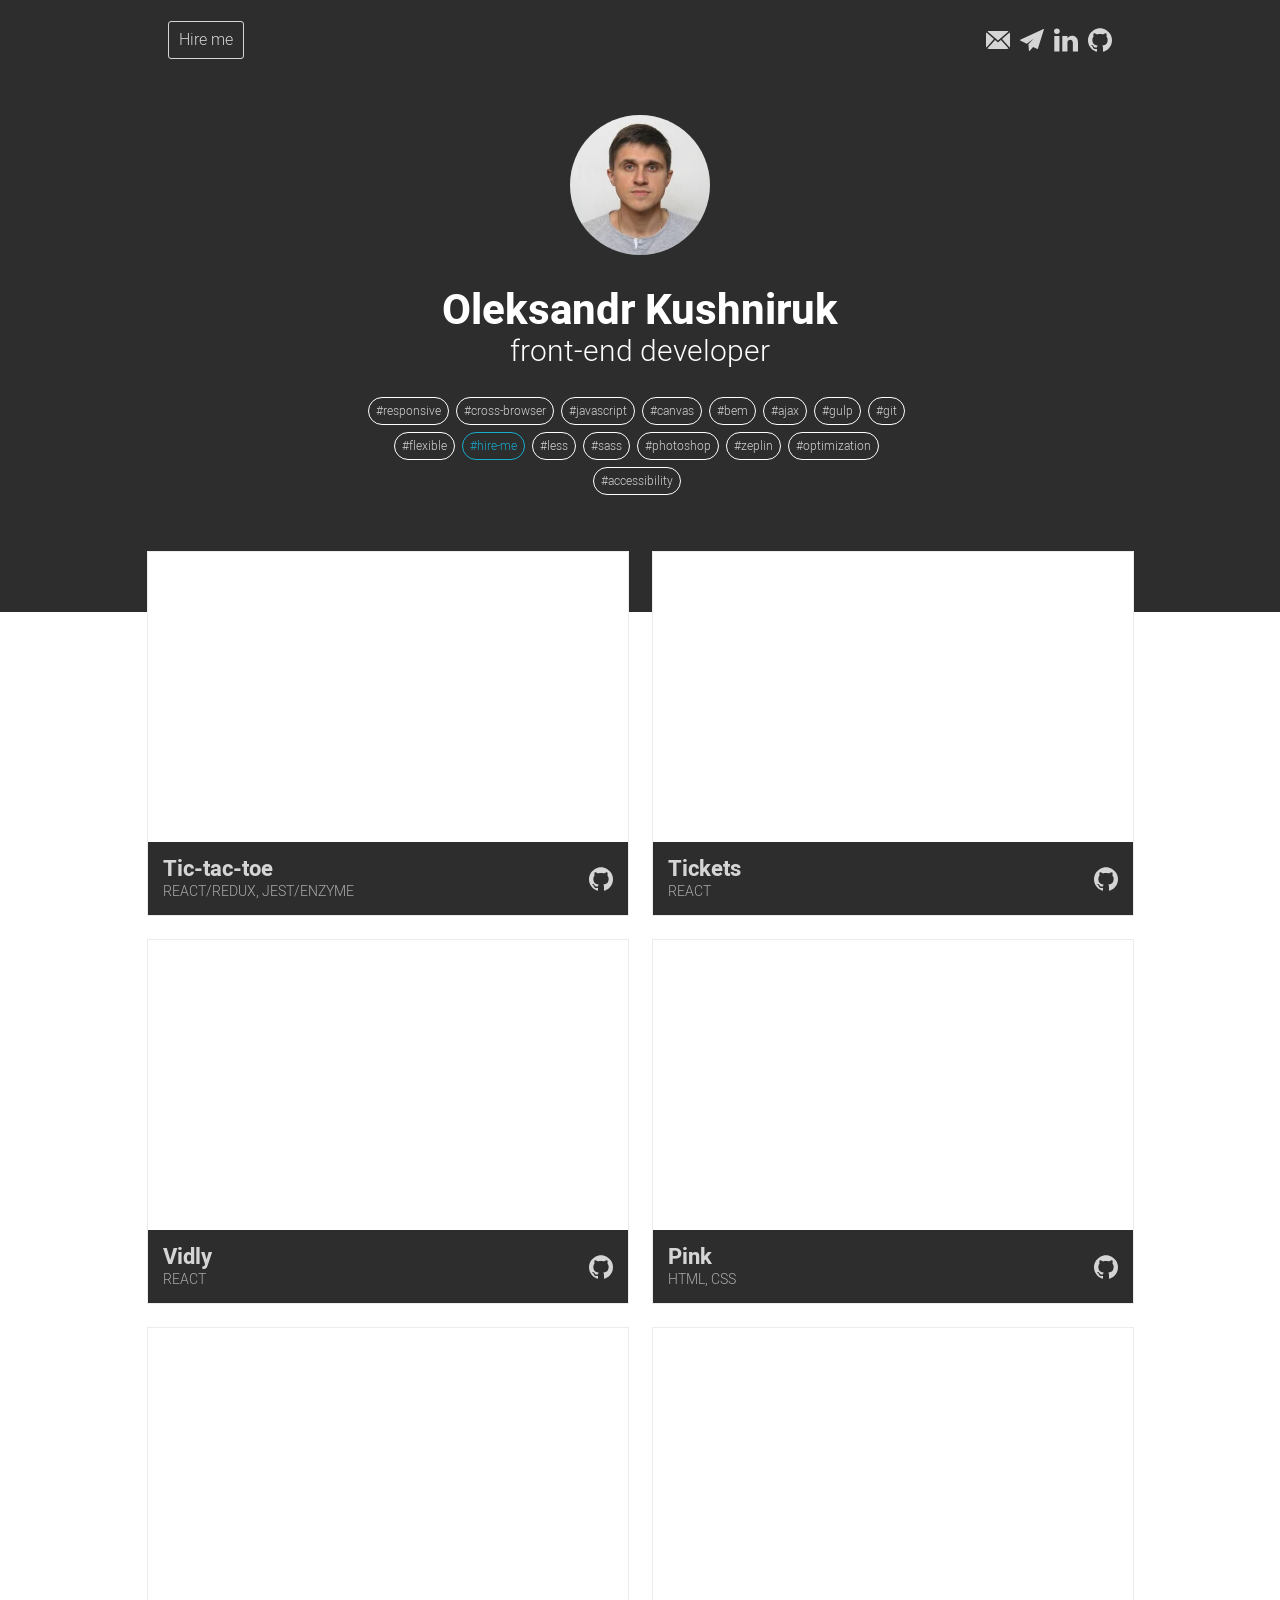
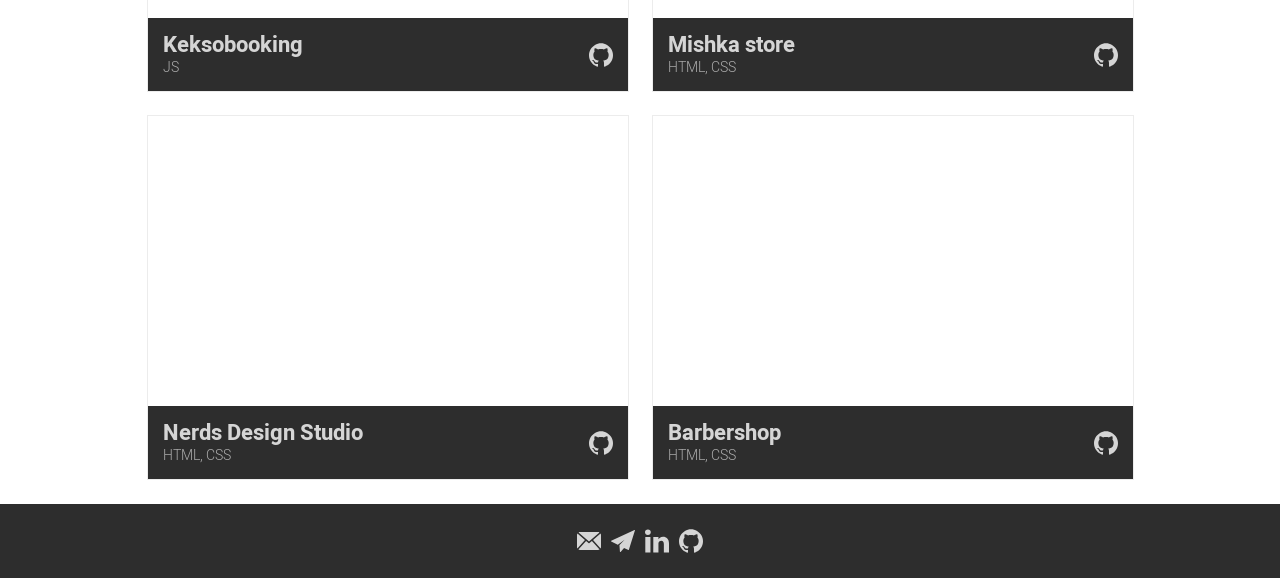
<file: index.html>
<!DOCTYPE html>
<html lang="en">
  <head>
    <meta charset="utf-8" />
    <meta name="viewport" content="width=device-width, initial-scale=1.0" />
    <title>Portfolio of Oleksandr Kushniruk</title>
    <link rel="stylesheet" href="css/normalize.css" />
    <link rel="stylesheet" href="css/style.css" />
  </head>
  <body class="page">
    <header class="page__header">
      <div class="page__header-wrap">
        <a
          class="btn page__header-btn"
          href="https://www.linkedin.com/in/oleksandr-kushniruk"
          target="_blank"
          >Hire me</a
        >
        <div class="page__header-links links">
          <a class="links__item" href="mailto:kushniruk_aleksandr@ukr.net">
            <svg
              class="links__item-img links__item-img--white"
              xmlns="http://www.w3.org/2000/svg"
              width="32"
              height="32"
              viewBox="0 0 485.211 485.211"
            >
              <path
                d="M485.211 363.906c0 10.637-2.992 20.498-7.785 29.174L324.225 221.67l151.54-132.584c5.895 9.355 9.446 20.344 9.446 32.219v242.601zM242.606 252.793l210.863-184.5c-8.653-4.737-18.397-7.642-28.908-7.642H60.651c-10.524 0-20.271 2.905-28.889 7.642l210.844 184.5zm58.787-11.162l-48.809 42.734a15.145 15.145 0 0 1-9.978 3.729c-3.57 0-7.125-1.242-9.98-3.729l-48.82-42.736L28.667 415.23c9.299 5.834 20.197 9.329 31.983 9.329h363.911c11.784 0 22.687-3.495 31.983-9.329L301.393 241.631zM9.448 89.085C3.554 98.44 0 109.429 0 121.305v242.602c0 10.637 2.978 20.498 7.789 29.174l153.183-171.44L9.448 89.085z"
              />
            </svg>
          </a>
          <a
            class="links__item"
            href="https://telegram.me/aleks_kush"
            target="_blank"
          >
            <svg
              class="links__item-img links__item-img--white"
              xmlns="http://www.w3.org/2000/svg"
              width="32"
              height="32"
              viewBox="0 0 334.5 334.5"
            >
              <path
                d="M332.797 13.699a5.003 5.003 0 0 0-5.404-.776L2.893 163.695a5.001 5.001 0 0 0-.096 9.023l91.833 45.068a5 5 0 0 0 5.196-.484l89.287-66.734-70.094 72.1a5 5 0 0 0-1.4 3.868l6.979 90.889a5 5 0 0 0 8.771 2.884l48.742-56.482 60.255 28.79a5 5 0 0 0 6.926-3.014L334.27 18.956a5 5 0 0 0-1.473-5.257z"
              />
            </svg>
          </a>
          <a
            class="links__item"
            href="https://www.linkedin.com/in/oleksandr-kushniruk"
            target="_blank"
          >
            <svg
              class="links__item-img links__item-img--white"
              xmlns="http://www.w3.org/2000/svg"
              width="32"
              height="32"
              viewBox="0 0 430.117 430.117"
            >
              <path
                d="M430.117 261.543V420.56h-92.188V272.193c0-37.271-13.334-62.707-46.703-62.707-25.473 0-40.632 17.142-47.301 33.724-2.432 5.928-3.058 14.179-3.058 22.477V420.56h-92.219s1.242-251.285 0-277.32h92.21v39.309c-.187.294-.43.611-.606.896h.606v-.896c12.251-18.869 34.13-45.824 83.102-45.824 60.673-.001 106.157 39.636 106.157 124.818zM52.183 9.558C20.635 9.558 0 30.251 0 57.463c0 26.619 20.038 47.94 50.959 47.94h.616c32.159 0 52.159-21.317 52.159-47.94-.606-27.212-20-47.905-51.551-47.905zM5.477 420.56h92.184V143.24H5.477v277.32z"
              />
            </svg>
          </a>
          <a
            class="links__item"
            href="https://github.com/alnine"
            target="_blank"
          >
            <svg
              class="links__item-img links__item-img--white"
              xmlns="http://www.w3.org/2000/svg"
              width="32"
              height="32"
              viewBox="0 0 438.549 438.549"
            >
              <path
                d="M409.132 114.573c-19.608-33.596-46.205-60.194-79.798-79.8-33.598-19.607-70.277-29.408-110.063-29.408-39.781 0-76.472 9.804-110.063 29.408-33.596 19.605-60.192 46.204-79.8 79.8C9.803 148.168 0 184.854 0 224.63c0 47.78 13.94 90.745 41.827 128.906 27.884 38.164 63.906 64.572 108.063 79.227 5.14.954 8.945.283 11.419-1.996 2.475-2.282 3.711-5.14 3.711-8.562 0-.571-.049-5.708-.144-15.417a2549.81 2549.81 0 0 1-.144-25.406l-6.567 1.136c-4.187.767-9.469 1.092-15.846 1-6.374-.089-12.991-.757-19.842-1.999-6.854-1.231-13.229-4.086-19.13-8.559-5.898-4.473-10.085-10.328-12.56-17.556l-2.855-6.57c-1.903-4.374-4.899-9.233-8.992-14.559-4.093-5.331-8.232-8.945-12.419-10.848l-1.999-1.431c-1.332-.951-2.568-2.098-3.711-3.429-1.142-1.331-1.997-2.663-2.568-3.997-.572-1.335-.098-2.43 1.427-3.289 1.525-.859 4.281-1.276 8.28-1.276l5.708.853c3.807.763 8.516 3.042 14.133 6.851 5.614 3.806 10.229 8.754 13.846 14.842 4.38 7.806 9.657 13.754 15.846 17.847 6.184 4.093 12.419 6.136 18.699 6.136 6.28 0 11.704-.476 16.274-1.423 4.565-.952 8.848-2.383 12.847-4.285 1.713-12.758 6.377-22.559 13.988-29.41-10.848-1.14-20.601-2.857-29.264-5.14-8.658-2.286-17.605-5.996-26.835-11.14-9.235-5.137-16.896-11.516-22.985-19.126-6.09-7.614-11.088-17.61-14.987-29.979-3.901-12.374-5.852-26.648-5.852-42.826 0-23.035 7.52-42.637 22.557-58.817-7.044-17.318-6.379-36.732 1.997-58.24 5.52-1.715 13.706-.428 24.554 3.853 10.85 4.283 18.794 7.952 23.84 10.994 5.046 3.041 9.089 5.618 12.135 7.708 17.705-4.947 35.976-7.421 54.818-7.421s37.117 2.474 54.823 7.421l10.849-6.849c7.419-4.57 16.18-8.758 26.262-12.565 10.088-3.805 17.802-4.853 23.134-3.138 8.562 21.509 9.325 40.922 2.279 58.24 15.036 16.18 22.559 35.787 22.559 58.817 0 16.178-1.958 30.497-5.853 42.966-3.9 12.471-8.941 22.457-15.125 29.979-6.191 7.521-13.901 13.85-23.131 18.986-9.232 5.14-18.182 8.85-26.84 11.136-8.662 2.286-18.415 4.004-29.263 5.146 9.894 8.562 14.842 22.077 14.842 40.539v60.237c0 3.422 1.19 6.279 3.572 8.562 2.379 2.279 6.136 2.95 11.276 1.995 44.163-14.653 80.185-41.062 108.068-79.226 27.88-38.161 41.825-81.126 41.825-128.906-.01-39.771-9.818-76.454-29.414-110.049z"
              />
            </svg>
          </a>
        </div>
      </div>
    </header>
    <section class="page__greeting">
      <div class="page__greeting-wrap">
        <picture>
          <source
            type="image/webp"
            srcset="img/my-photo@1x.webp 1x, img/my-photo@2x.webp 2x"
          />
          <img
            class="page__greeting-img"
            src="img/my-photo@1x.jpg"
            srcset="img/my-photo@2x.jpg 2x"
            width="140"
            height="140"
            alt="My photo"
          />
        </picture>
        <h1 class="page__greeting-title">Oleksandr Kushniruk</h1>
        <h2 class="page__greeting-specialization">Front-end Developer</h2>
        <div class="page__greeting-description">
          <span>#responsive</span><span>#cross-browser</span
          ><span>#javascript</span> <span>#canvas</span><span>#bem</span
          ><span>#ajax</span> <span>#gulp</span><span>#git</span
          ><span>#flexible</span>
          <a
            href="https://www.linkedin.com/in/oleksandr-kushniruk"
            target="_blank"
            >#hire-me</a
          ><span>#less</span><span>#sass</span> <span>#photoshop</span
          ><span>#zeplin</span> <span>#optimization</span
          ><span>#accessibility</span>
        </div>
      </div>
    </section>
    <main class="page__main">
      <div class="page__main-portfolio-wrap portfolio">
        <article class="portfolio__item">
          <a
            class="portfolio__item-link"
            href="projects/tic-tac-toe"
            target="_blank"
          >
            <picture>
              <source
                type="image/webp"
                media="(min-width: 520px)"
                srcset="
                  img/mockup-tic-tac-normal@1x.webp 1x,
                  img/mockup-tic-tac-normal@2x.webp 2x
                "
              />
              <source
                type="image/webp"
                srcset="
                  img/mockup-tic-tac-small@1x.webp 1x,
                  img/mockup-tic-tac-small@2x.webp 2x
                "
              />
              <source
                media="(min-width: 520px)"
                srcset="
                  img/mockup-tic-tac-normal@1x.png 1x,
                  img/mockup-tic-tac-normal@2x.png 2x
                "
              />
              <img
                class="portfolio__item-img"
                src="img/mockup-tic-tac-small@1x.png"
                srcset="img/mockup-tic-tac-small@2x.png 2x"
                width="300"
                height="161"
                alt="Mockup image of Tickets project"
              />
            </picture>
          </a>
          <div class="portfolio__item-caption">
            <a
              class="portfolio__item-title"
              href="projects/tic-tac-toe"
              target="_blank"
              >Tic-tac-toe</a
            >
            <p class="portfolio__item-technology">React/Redux, Jest/Enzyme</p>
            <a
              class="portfolio__item-github-link"
              href="https://github.com/alnine/tic-tac-toy"
              target="_blank"
            >
              <svg
                class="portfolio__item-github-link-img"
                xmlns="http://www.w3.org/2000/svg"
                width="24"
                height="24"
                viewBox="0 0 438.549 438.549"
              >
                <path
                  d="M409.132 114.573c-19.608-33.596-46.205-60.194-79.798-79.8-33.598-19.607-70.277-29.408-110.063-29.408-39.781 0-76.472 9.804-110.063 29.408-33.596 19.605-60.192 46.204-79.8 79.8C9.803 148.168 0 184.854 0 224.63c0 47.78 13.94 90.745 41.827 128.906 27.884 38.164 63.906 64.572 108.063 79.227 5.14.954 8.945.283 11.419-1.996 2.475-2.282 3.711-5.14 3.711-8.562 0-.571-.049-5.708-.144-15.417a2549.81 2549.81 0 0 1-.144-25.406l-6.567 1.136c-4.187.767-9.469 1.092-15.846 1-6.374-.089-12.991-.757-19.842-1.999-6.854-1.231-13.229-4.086-19.13-8.559-5.898-4.473-10.085-10.328-12.56-17.556l-2.855-6.57c-1.903-4.374-4.899-9.233-8.992-14.559-4.093-5.331-8.232-8.945-12.419-10.848l-1.999-1.431c-1.332-.951-2.568-2.098-3.711-3.429-1.142-1.331-1.997-2.663-2.568-3.997-.572-1.335-.098-2.43 1.427-3.289 1.525-.859 4.281-1.276 8.28-1.276l5.708.853c3.807.763 8.516 3.042 14.133 6.851 5.614 3.806 10.229 8.754 13.846 14.842 4.38 7.806 9.657 13.754 15.846 17.847 6.184 4.093 12.419 6.136 18.699 6.136 6.28 0 11.704-.476 16.274-1.423 4.565-.952 8.848-2.383 12.847-4.285 1.713-12.758 6.377-22.559 13.988-29.41-10.848-1.14-20.601-2.857-29.264-5.14-8.658-2.286-17.605-5.996-26.835-11.14-9.235-5.137-16.896-11.516-22.985-19.126-6.09-7.614-11.088-17.61-14.987-29.979-3.901-12.374-5.852-26.648-5.852-42.826 0-23.035 7.52-42.637 22.557-58.817-7.044-17.318-6.379-36.732 1.997-58.24 5.52-1.715 13.706-.428 24.554 3.853 10.85 4.283 18.794 7.952 23.84 10.994 5.046 3.041 9.089 5.618 12.135 7.708 17.705-4.947 35.976-7.421 54.818-7.421s37.117 2.474 54.823 7.421l10.849-6.849c7.419-4.57 16.18-8.758 26.262-12.565 10.088-3.805 17.802-4.853 23.134-3.138 8.562 21.509 9.325 40.922 2.279 58.24 15.036 16.18 22.559 35.787 22.559 58.817 0 16.178-1.958 30.497-5.853 42.966-3.9 12.471-8.941 22.457-15.125 29.979-6.191 7.521-13.901 13.85-23.131 18.986-9.232 5.14-18.182 8.85-26.84 11.136-8.662 2.286-18.415 4.004-29.263 5.146 9.894 8.562 14.842 22.077 14.842 40.539v60.237c0 3.422 1.19 6.279 3.572 8.562 2.379 2.279 6.136 2.95 11.276 1.995 44.163-14.653 80.185-41.062 108.068-79.226 27.88-38.161 41.825-81.126 41.825-128.906-.01-39.771-9.818-76.454-29.414-110.049z"
                />
              </svg>
            </a>
          </div>
        </article>
        <article class="portfolio__item">
          <a
            class="portfolio__item-link"
            href="projects/tickets"
            target="_blank"
          >
            <picture>
              <source
                type="image/webp"
                media="(min-width: 520px)"
                srcset="
                  img/mockup-tickets-normal@1x.webp 1x,
                  img/mockup-tickets-normal@2x.webp 2x
                "
              />
              <source
                type="image/webp"
                srcset="
                  img/mockup-tickets-small@1x.webp 1x,
                  img/mockup-tickets-small@2x.webp 2x
                "
              />
              <source
                media="(min-width: 520px)"
                srcset="
                  img/mockup-tickets-normal@1x.png 1x,
                  img/mockup-tickets-normal@2x.png 2x
                "
              />
              <img
                class="portfolio__item-img"
                src="img/mockup-tickets-small@1x.png"
                srcset="img/mockup-tickets-small@2x.png 2x"
                width="300"
                height="161"
                alt="Mockup image of Tickets project"
              />
            </picture>
          </a>
          <div class="portfolio__item-caption">
            <a
              class="portfolio__item-title"
              href="projects/tickets"
              target="_blank"
              >Tickets</a
            >
            <p class="portfolio__item-technology">React</p>
            <a
              class="portfolio__item-github-link"
              href="https://github.com/alnine/tickets-search"
              target="_blank"
            >
              <svg
                class="portfolio__item-github-link-img"
                xmlns="http://www.w3.org/2000/svg"
                width="24"
                height="24"
                viewBox="0 0 438.549 438.549"
              >
                <path
                  d="M409.132 114.573c-19.608-33.596-46.205-60.194-79.798-79.8-33.598-19.607-70.277-29.408-110.063-29.408-39.781 0-76.472 9.804-110.063 29.408-33.596 19.605-60.192 46.204-79.8 79.8C9.803 148.168 0 184.854 0 224.63c0 47.78 13.94 90.745 41.827 128.906 27.884 38.164 63.906 64.572 108.063 79.227 5.14.954 8.945.283 11.419-1.996 2.475-2.282 3.711-5.14 3.711-8.562 0-.571-.049-5.708-.144-15.417a2549.81 2549.81 0 0 1-.144-25.406l-6.567 1.136c-4.187.767-9.469 1.092-15.846 1-6.374-.089-12.991-.757-19.842-1.999-6.854-1.231-13.229-4.086-19.13-8.559-5.898-4.473-10.085-10.328-12.56-17.556l-2.855-6.57c-1.903-4.374-4.899-9.233-8.992-14.559-4.093-5.331-8.232-8.945-12.419-10.848l-1.999-1.431c-1.332-.951-2.568-2.098-3.711-3.429-1.142-1.331-1.997-2.663-2.568-3.997-.572-1.335-.098-2.43 1.427-3.289 1.525-.859 4.281-1.276 8.28-1.276l5.708.853c3.807.763 8.516 3.042 14.133 6.851 5.614 3.806 10.229 8.754 13.846 14.842 4.38 7.806 9.657 13.754 15.846 17.847 6.184 4.093 12.419 6.136 18.699 6.136 6.28 0 11.704-.476 16.274-1.423 4.565-.952 8.848-2.383 12.847-4.285 1.713-12.758 6.377-22.559 13.988-29.41-10.848-1.14-20.601-2.857-29.264-5.14-8.658-2.286-17.605-5.996-26.835-11.14-9.235-5.137-16.896-11.516-22.985-19.126-6.09-7.614-11.088-17.61-14.987-29.979-3.901-12.374-5.852-26.648-5.852-42.826 0-23.035 7.52-42.637 22.557-58.817-7.044-17.318-6.379-36.732 1.997-58.24 5.52-1.715 13.706-.428 24.554 3.853 10.85 4.283 18.794 7.952 23.84 10.994 5.046 3.041 9.089 5.618 12.135 7.708 17.705-4.947 35.976-7.421 54.818-7.421s37.117 2.474 54.823 7.421l10.849-6.849c7.419-4.57 16.18-8.758 26.262-12.565 10.088-3.805 17.802-4.853 23.134-3.138 8.562 21.509 9.325 40.922 2.279 58.24 15.036 16.18 22.559 35.787 22.559 58.817 0 16.178-1.958 30.497-5.853 42.966-3.9 12.471-8.941 22.457-15.125 29.979-6.191 7.521-13.901 13.85-23.131 18.986-9.232 5.14-18.182 8.85-26.84 11.136-8.662 2.286-18.415 4.004-29.263 5.146 9.894 8.562 14.842 22.077 14.842 40.539v60.237c0 3.422 1.19 6.279 3.572 8.562 2.379 2.279 6.136 2.95 11.276 1.995 44.163-14.653 80.185-41.062 108.068-79.226 27.88-38.161 41.825-81.126 41.825-128.906-.01-39.771-9.818-76.454-29.414-110.049z"
                />
              </svg>
            </a>
          </div>
        </article>
        <article class="portfolio__item">
          <a
            class="portfolio__item-link"
            href="https://agile-plateau-91754.herokuapp.com/movies"
            target="_blank"
          >
            <picture>
              <source
                type="image/webp"
                media="(min-width: 520px)"
                srcset="
                  img/mockup-vidly-normal@1x.webp 1x,
                  img/mockup-vidly-normal@2x.webp 2x
                "
              />
              <source
                type="image/webp"
                srcset="
                  img/mockup-vidly-small@1x.webp 1x,
                  img/mockup-vidly-small@2x.webp 2x
                "
              />
              <source
                media="(min-width: 520px)"
                srcset="
                  img/mockup-vidly-normal@1x.png 1x,
                  img/mockup-vidly-normal@2x.png 2x
                "
              />
              <img
                class="portfolio__item-img"
                src="img/mockup-vidly-small@1x.png"
                srcset="img/mockup-vidly-small@2x.png 2x"
                width="300"
                height="161"
                alt="Mockup image of Vidly project"
              />
            </picture>
          </a>
          <div class="portfolio__item-caption">
            <a
              class="portfolio__item-title"
              href="https://agile-plateau-91754.herokuapp.com/movies"
              target="_blank"
              >Vidly</a
            >
            <p class="portfolio__item-technology">react</p>
            <a
              class="portfolio__item-github-link"
              href="https://github.com/alnine/vidly-react-app"
              target="_blank"
            >
              <svg
                class="portfolio__item-github-link-img"
                xmlns="http://www.w3.org/2000/svg"
                width="24"
                height="24"
                viewBox="0 0 438.549 438.549"
              >
                <path
                  d="M409.132 114.573c-19.608-33.596-46.205-60.194-79.798-79.8-33.598-19.607-70.277-29.408-110.063-29.408-39.781 0-76.472 9.804-110.063 29.408-33.596 19.605-60.192 46.204-79.8 79.8C9.803 148.168 0 184.854 0 224.63c0 47.78 13.94 90.745 41.827 128.906 27.884 38.164 63.906 64.572 108.063 79.227 5.14.954 8.945.283 11.419-1.996 2.475-2.282 3.711-5.14 3.711-8.562 0-.571-.049-5.708-.144-15.417a2549.81 2549.81 0 0 1-.144-25.406l-6.567 1.136c-4.187.767-9.469 1.092-15.846 1-6.374-.089-12.991-.757-19.842-1.999-6.854-1.231-13.229-4.086-19.13-8.559-5.898-4.473-10.085-10.328-12.56-17.556l-2.855-6.57c-1.903-4.374-4.899-9.233-8.992-14.559-4.093-5.331-8.232-8.945-12.419-10.848l-1.999-1.431c-1.332-.951-2.568-2.098-3.711-3.429-1.142-1.331-1.997-2.663-2.568-3.997-.572-1.335-.098-2.43 1.427-3.289 1.525-.859 4.281-1.276 8.28-1.276l5.708.853c3.807.763 8.516 3.042 14.133 6.851 5.614 3.806 10.229 8.754 13.846 14.842 4.38 7.806 9.657 13.754 15.846 17.847 6.184 4.093 12.419 6.136 18.699 6.136 6.28 0 11.704-.476 16.274-1.423 4.565-.952 8.848-2.383 12.847-4.285 1.713-12.758 6.377-22.559 13.988-29.41-10.848-1.14-20.601-2.857-29.264-5.14-8.658-2.286-17.605-5.996-26.835-11.14-9.235-5.137-16.896-11.516-22.985-19.126-6.09-7.614-11.088-17.61-14.987-29.979-3.901-12.374-5.852-26.648-5.852-42.826 0-23.035 7.52-42.637 22.557-58.817-7.044-17.318-6.379-36.732 1.997-58.24 5.52-1.715 13.706-.428 24.554 3.853 10.85 4.283 18.794 7.952 23.84 10.994 5.046 3.041 9.089 5.618 12.135 7.708 17.705-4.947 35.976-7.421 54.818-7.421s37.117 2.474 54.823 7.421l10.849-6.849c7.419-4.57 16.18-8.758 26.262-12.565 10.088-3.805 17.802-4.853 23.134-3.138 8.562 21.509 9.325 40.922 2.279 58.24 15.036 16.18 22.559 35.787 22.559 58.817 0 16.178-1.958 30.497-5.853 42.966-3.9 12.471-8.941 22.457-15.125 29.979-6.191 7.521-13.901 13.85-23.131 18.986-9.232 5.14-18.182 8.85-26.84 11.136-8.662 2.286-18.415 4.004-29.263 5.146 9.894 8.562 14.842 22.077 14.842 40.539v60.237c0 3.422 1.19 6.279 3.572 8.562 2.379 2.279 6.136 2.95 11.276 1.995 44.163-14.653 80.185-41.062 108.068-79.226 27.88-38.161 41.825-81.126 41.825-128.906-.01-39.771-9.818-76.454-29.414-110.049z"
                />
              </svg>
            </a>
          </div>
        </article>
        <article class="portfolio__item">
          <a
            class="portfolio__item-link"
            href="projects/pink/index.html"
            target="_blank"
          >
            <picture>
              <source
                type="image/webp"
                media="(min-width: 520px)"
                srcset="
                  img/mockup-pink-normal@1x.webp 1x,
                  img/mockup-pink-normal@2x.webp 2x
                "
              />
              <source
                type="image/webp"
                srcset="
                  img/mockup-pink-small@1x.webp 1x,
                  img/mockup-pink-small@2x.webp 2x
                "
              />
              <source
                media="(min-width: 520px)"
                srcset="
                  img/mockup-pink-normal@1x.png 1x,
                  img/mockup-pink-normal@2x.png 2x
                "
              />
              <img
                class="portfolio__item-img"
                src="img/mockup-pink-small@1x.png"
                srcset="img/mockup-pink-small@2x.png 2x"
                width="300"
                height="161"
                alt="Mockup image of Pink project"
              />
            </picture>
          </a>
          <div class="portfolio__item-caption">
            <a
              class="portfolio__item-title"
              href="projects/pink/index.html"
              target="_blank"
              >Pink</a
            >
            <p class="portfolio__item-technology">html, css</p>
            <a
              class="portfolio__item-github-link"
              href="https://github.com/alnine/pink"
              target="_blank"
            >
              <svg
                class="portfolio__item-github-link-img"
                xmlns="http://www.w3.org/2000/svg"
                width="24"
                height="24"
                viewBox="0 0 438.549 438.549"
              >
                <path
                  d="M409.132 114.573c-19.608-33.596-46.205-60.194-79.798-79.8-33.598-19.607-70.277-29.408-110.063-29.408-39.781 0-76.472 9.804-110.063 29.408-33.596 19.605-60.192 46.204-79.8 79.8C9.803 148.168 0 184.854 0 224.63c0 47.78 13.94 90.745 41.827 128.906 27.884 38.164 63.906 64.572 108.063 79.227 5.14.954 8.945.283 11.419-1.996 2.475-2.282 3.711-5.14 3.711-8.562 0-.571-.049-5.708-.144-15.417a2549.81 2549.81 0 0 1-.144-25.406l-6.567 1.136c-4.187.767-9.469 1.092-15.846 1-6.374-.089-12.991-.757-19.842-1.999-6.854-1.231-13.229-4.086-19.13-8.559-5.898-4.473-10.085-10.328-12.56-17.556l-2.855-6.57c-1.903-4.374-4.899-9.233-8.992-14.559-4.093-5.331-8.232-8.945-12.419-10.848l-1.999-1.431c-1.332-.951-2.568-2.098-3.711-3.429-1.142-1.331-1.997-2.663-2.568-3.997-.572-1.335-.098-2.43 1.427-3.289 1.525-.859 4.281-1.276 8.28-1.276l5.708.853c3.807.763 8.516 3.042 14.133 6.851 5.614 3.806 10.229 8.754 13.846 14.842 4.38 7.806 9.657 13.754 15.846 17.847 6.184 4.093 12.419 6.136 18.699 6.136 6.28 0 11.704-.476 16.274-1.423 4.565-.952 8.848-2.383 12.847-4.285 1.713-12.758 6.377-22.559 13.988-29.41-10.848-1.14-20.601-2.857-29.264-5.14-8.658-2.286-17.605-5.996-26.835-11.14-9.235-5.137-16.896-11.516-22.985-19.126-6.09-7.614-11.088-17.61-14.987-29.979-3.901-12.374-5.852-26.648-5.852-42.826 0-23.035 7.52-42.637 22.557-58.817-7.044-17.318-6.379-36.732 1.997-58.24 5.52-1.715 13.706-.428 24.554 3.853 10.85 4.283 18.794 7.952 23.84 10.994 5.046 3.041 9.089 5.618 12.135 7.708 17.705-4.947 35.976-7.421 54.818-7.421s37.117 2.474 54.823 7.421l10.849-6.849c7.419-4.57 16.18-8.758 26.262-12.565 10.088-3.805 17.802-4.853 23.134-3.138 8.562 21.509 9.325 40.922 2.279 58.24 15.036 16.18 22.559 35.787 22.559 58.817 0 16.178-1.958 30.497-5.853 42.966-3.9 12.471-8.941 22.457-15.125 29.979-6.191 7.521-13.901 13.85-23.131 18.986-9.232 5.14-18.182 8.85-26.84 11.136-8.662 2.286-18.415 4.004-29.263 5.146 9.894 8.562 14.842 22.077 14.842 40.539v60.237c0 3.422 1.19 6.279 3.572 8.562 2.379 2.279 6.136 2.95 11.276 1.995 44.163-14.653 80.185-41.062 108.068-79.226 27.88-38.161 41.825-81.126 41.825-128.906-.01-39.771-9.818-76.454-29.414-110.049z"
                />
              </svg>
            </a>
          </div>
        </article>
        <article class="portfolio__item">
          <a
            class="portfolio__item-link"
            href="projects/keksobooking/index.html"
            target="_blank"
          >
            <picture>
              <source
                type="image/webp"
                media="(min-width: 520px)"
                srcset="
                  img/mockup-keksobooking-normal@1x.webp 1x,
                  img/mockup-keksobooking-normal@2x.webp 2x
                "
              />
              <source
                type="image/webp"
                srcset="
                  img/mockup-keksobooking-small@1x.webp 1x,
                  img/mockup-keksobooking-small@2x.webp 2x
                "
              />
              <source
                media="(min-width: 520px)"
                srcset="
                  img/mockup-keksobooking-normal@1x.png 1x,
                  img/mockup-keksobooking-normal@2x.png 2x
                "
              />
              <img
                class="portfolio__item-img"
                src="img/mockup-keksobooking-small@1x.png"
                srcset="img/mockup-keksobooking-small@2x.png 2x"
                width="300"
                height="161"
                alt="Mockup image of Keksobooking project"
              />
            </picture>
          </a>
          <div class="portfolio__item-caption">
            <a
              class="portfolio__item-title"
              href="projects/keksobooking/index.html"
              target="_blank"
              >Keksobooking</a
            >
            <p class="portfolio__item-technology">js</p>
            <a
              class="portfolio__item-github-link"
              href="https://github.com/alnine/162247-keksobooking"
              target="_blank"
            >
              <svg
                class="portfolio__item-github-link-img"
                xmlns="http://www.w3.org/2000/svg"
                width="24"
                height="24"
                viewBox="0 0 438.549 438.549"
              >
                <path
                  d="M409.132 114.573c-19.608-33.596-46.205-60.194-79.798-79.8-33.598-19.607-70.277-29.408-110.063-29.408-39.781 0-76.472 9.804-110.063 29.408-33.596 19.605-60.192 46.204-79.8 79.8C9.803 148.168 0 184.854 0 224.63c0 47.78 13.94 90.745 41.827 128.906 27.884 38.164 63.906 64.572 108.063 79.227 5.14.954 8.945.283 11.419-1.996 2.475-2.282 3.711-5.14 3.711-8.562 0-.571-.049-5.708-.144-15.417a2549.81 2549.81 0 0 1-.144-25.406l-6.567 1.136c-4.187.767-9.469 1.092-15.846 1-6.374-.089-12.991-.757-19.842-1.999-6.854-1.231-13.229-4.086-19.13-8.559-5.898-4.473-10.085-10.328-12.56-17.556l-2.855-6.57c-1.903-4.374-4.899-9.233-8.992-14.559-4.093-5.331-8.232-8.945-12.419-10.848l-1.999-1.431c-1.332-.951-2.568-2.098-3.711-3.429-1.142-1.331-1.997-2.663-2.568-3.997-.572-1.335-.098-2.43 1.427-3.289 1.525-.859 4.281-1.276 8.28-1.276l5.708.853c3.807.763 8.516 3.042 14.133 6.851 5.614 3.806 10.229 8.754 13.846 14.842 4.38 7.806 9.657 13.754 15.846 17.847 6.184 4.093 12.419 6.136 18.699 6.136 6.28 0 11.704-.476 16.274-1.423 4.565-.952 8.848-2.383 12.847-4.285 1.713-12.758 6.377-22.559 13.988-29.41-10.848-1.14-20.601-2.857-29.264-5.14-8.658-2.286-17.605-5.996-26.835-11.14-9.235-5.137-16.896-11.516-22.985-19.126-6.09-7.614-11.088-17.61-14.987-29.979-3.901-12.374-5.852-26.648-5.852-42.826 0-23.035 7.52-42.637 22.557-58.817-7.044-17.318-6.379-36.732 1.997-58.24 5.52-1.715 13.706-.428 24.554 3.853 10.85 4.283 18.794 7.952 23.84 10.994 5.046 3.041 9.089 5.618 12.135 7.708 17.705-4.947 35.976-7.421 54.818-7.421s37.117 2.474 54.823 7.421l10.849-6.849c7.419-4.57 16.18-8.758 26.262-12.565 10.088-3.805 17.802-4.853 23.134-3.138 8.562 21.509 9.325 40.922 2.279 58.24 15.036 16.18 22.559 35.787 22.559 58.817 0 16.178-1.958 30.497-5.853 42.966-3.9 12.471-8.941 22.457-15.125 29.979-6.191 7.521-13.901 13.85-23.131 18.986-9.232 5.14-18.182 8.85-26.84 11.136-8.662 2.286-18.415 4.004-29.263 5.146 9.894 8.562 14.842 22.077 14.842 40.539v60.237c0 3.422 1.19 6.279 3.572 8.562 2.379 2.279 6.136 2.95 11.276 1.995 44.163-14.653 80.185-41.062 108.068-79.226 27.88-38.161 41.825-81.126 41.825-128.906-.01-39.771-9.818-76.454-29.414-110.049z"
                />
              </svg>
            </a>
          </div>
        </article>
        <article class="portfolio__item">
          <a
            class="portfolio__item-link"
            href="projects/mishka/index.html"
            target="_blank"
          >
            <picture>
              <source
                type="image/webp"
                media="(min-width: 520px)"
                srcset="
                  img/mockup-mishka-normal@1x.webp 1x,
                  img/mockup-mishka-normal@2x.webp 2x
                "
              />
              <source
                type="image/webp"
                srcset="
                  img/mockup-mishka-small@1x.webp 1x,
                  img/mockup-mishka-small@2x.webp 2x
                "
              />
              <source
                media="(min-width: 520px)"
                srcset="
                  img/mockup-mishka-normal@1x.png 1x,
                  img/mockup-mishka-normal@2x.png 2x
                "
              />
              <img
                class="portfolio__item-img"
                src="img/mockup-mishka-small@1x.png"
                srcset="img/mockup-mishka-small@2x.png 2x"
                width="300"
                height="172"
                alt="Mockup image of Mishka project"
              />
            </picture>
          </a>
          <div class="portfolio__item-caption">
            <a
              class="portfolio__item-title"
              href="projects/mishka/index.html"
              target="_blank"
              >Mishka store</a
            >
            <p class="portfolio__item-technology">html, css</p>
            <a
              class="portfolio__item-github-link"
              href="https://github.com/alnine/162247-mishka"
              target="_blank"
            >
              <svg
                class="portfolio__item-github-link-img"
                xmlns="http://www.w3.org/2000/svg"
                width="24"
                height="24"
                viewBox="0 0 438.549 438.549"
              >
                <path
                  d="M409.132 114.573c-19.608-33.596-46.205-60.194-79.798-79.8-33.598-19.607-70.277-29.408-110.063-29.408-39.781 0-76.472 9.804-110.063 29.408-33.596 19.605-60.192 46.204-79.8 79.8C9.803 148.168 0 184.854 0 224.63c0 47.78 13.94 90.745 41.827 128.906 27.884 38.164 63.906 64.572 108.063 79.227 5.14.954 8.945.283 11.419-1.996 2.475-2.282 3.711-5.14 3.711-8.562 0-.571-.049-5.708-.144-15.417a2549.81 2549.81 0 0 1-.144-25.406l-6.567 1.136c-4.187.767-9.469 1.092-15.846 1-6.374-.089-12.991-.757-19.842-1.999-6.854-1.231-13.229-4.086-19.13-8.559-5.898-4.473-10.085-10.328-12.56-17.556l-2.855-6.57c-1.903-4.374-4.899-9.233-8.992-14.559-4.093-5.331-8.232-8.945-12.419-10.848l-1.999-1.431c-1.332-.951-2.568-2.098-3.711-3.429-1.142-1.331-1.997-2.663-2.568-3.997-.572-1.335-.098-2.43 1.427-3.289 1.525-.859 4.281-1.276 8.28-1.276l5.708.853c3.807.763 8.516 3.042 14.133 6.851 5.614 3.806 10.229 8.754 13.846 14.842 4.38 7.806 9.657 13.754 15.846 17.847 6.184 4.093 12.419 6.136 18.699 6.136 6.28 0 11.704-.476 16.274-1.423 4.565-.952 8.848-2.383 12.847-4.285 1.713-12.758 6.377-22.559 13.988-29.41-10.848-1.14-20.601-2.857-29.264-5.14-8.658-2.286-17.605-5.996-26.835-11.14-9.235-5.137-16.896-11.516-22.985-19.126-6.09-7.614-11.088-17.61-14.987-29.979-3.901-12.374-5.852-26.648-5.852-42.826 0-23.035 7.52-42.637 22.557-58.817-7.044-17.318-6.379-36.732 1.997-58.24 5.52-1.715 13.706-.428 24.554 3.853 10.85 4.283 18.794 7.952 23.84 10.994 5.046 3.041 9.089 5.618 12.135 7.708 17.705-4.947 35.976-7.421 54.818-7.421s37.117 2.474 54.823 7.421l10.849-6.849c7.419-4.57 16.18-8.758 26.262-12.565 10.088-3.805 17.802-4.853 23.134-3.138 8.562 21.509 9.325 40.922 2.279 58.24 15.036 16.18 22.559 35.787 22.559 58.817 0 16.178-1.958 30.497-5.853 42.966-3.9 12.471-8.941 22.457-15.125 29.979-6.191 7.521-13.901 13.85-23.131 18.986-9.232 5.14-18.182 8.85-26.84 11.136-8.662 2.286-18.415 4.004-29.263 5.146 9.894 8.562 14.842 22.077 14.842 40.539v60.237c0 3.422 1.19 6.279 3.572 8.562 2.379 2.279 6.136 2.95 11.276 1.995 44.163-14.653 80.185-41.062 108.068-79.226 27.88-38.161 41.825-81.126 41.825-128.906-.01-39.771-9.818-76.454-29.414-110.049z"
                />
              </svg>
            </a>
          </div>
        </article>
        <article class="portfolio__item">
          <a
            class="portfolio__item-link"
            href="projects/nerds/index.html"
            target="_blank"
          >
            <picture>
              <source
                type="image/webp"
                media="(min-width: 520px)"
                srcset="
                  img/mockup-nerds-normal@1x.webp 1x,
                  img/mockup-nerds-normal@2x.webp 2x
                "
              />
              <source
                type="image/webp"
                srcset="
                  img/mockup-nerds-small@1x.webp 1x,
                  img/mockup-nerds-small@2x.webp 2x
                "
              />
              <source
                media="(min-width: 520px)"
                srcset="
                  img/mockup-nerds-normal@1x.png 1x,
                  img/mockup-nerds-normal@2x.png 2x
                "
              />
              <img
                class="portfolio__item-img"
                src="img/mockup-nerds-small@1x.png"
                srcset="img/mockup-nerds-small@2x.png 2x"
                width="300"
                height="161"
                alt="Mockup image of Nerds project"
              />
            </picture>
          </a>
          <div class="portfolio__item-caption">
            <a
              class="portfolio__item-title"
              href="projects/nerds/index.html"
              target="_blank"
              >Nerds Design Studio</a
            >
            <p class="portfolio__item-technology">html, css</p>
            <a
              class="portfolio__item-github-link"
              href="https://github.com/alnine/nerds"
              target="_blank"
            >
              <svg
                class="portfolio__item-github-link-img"
                xmlns="http://www.w3.org/2000/svg"
                width="24"
                height="24"
                viewBox="0 0 438.549 438.549"
              >
                <path
                  d="M409.132 114.573c-19.608-33.596-46.205-60.194-79.798-79.8-33.598-19.607-70.277-29.408-110.063-29.408-39.781 0-76.472 9.804-110.063 29.408-33.596 19.605-60.192 46.204-79.8 79.8C9.803 148.168 0 184.854 0 224.63c0 47.78 13.94 90.745 41.827 128.906 27.884 38.164 63.906 64.572 108.063 79.227 5.14.954 8.945.283 11.419-1.996 2.475-2.282 3.711-5.14 3.711-8.562 0-.571-.049-5.708-.144-15.417a2549.81 2549.81 0 0 1-.144-25.406l-6.567 1.136c-4.187.767-9.469 1.092-15.846 1-6.374-.089-12.991-.757-19.842-1.999-6.854-1.231-13.229-4.086-19.13-8.559-5.898-4.473-10.085-10.328-12.56-17.556l-2.855-6.57c-1.903-4.374-4.899-9.233-8.992-14.559-4.093-5.331-8.232-8.945-12.419-10.848l-1.999-1.431c-1.332-.951-2.568-2.098-3.711-3.429-1.142-1.331-1.997-2.663-2.568-3.997-.572-1.335-.098-2.43 1.427-3.289 1.525-.859 4.281-1.276 8.28-1.276l5.708.853c3.807.763 8.516 3.042 14.133 6.851 5.614 3.806 10.229 8.754 13.846 14.842 4.38 7.806 9.657 13.754 15.846 17.847 6.184 4.093 12.419 6.136 18.699 6.136 6.28 0 11.704-.476 16.274-1.423 4.565-.952 8.848-2.383 12.847-4.285 1.713-12.758 6.377-22.559 13.988-29.41-10.848-1.14-20.601-2.857-29.264-5.14-8.658-2.286-17.605-5.996-26.835-11.14-9.235-5.137-16.896-11.516-22.985-19.126-6.09-7.614-11.088-17.61-14.987-29.979-3.901-12.374-5.852-26.648-5.852-42.826 0-23.035 7.52-42.637 22.557-58.817-7.044-17.318-6.379-36.732 1.997-58.24 5.52-1.715 13.706-.428 24.554 3.853 10.85 4.283 18.794 7.952 23.84 10.994 5.046 3.041 9.089 5.618 12.135 7.708 17.705-4.947 35.976-7.421 54.818-7.421s37.117 2.474 54.823 7.421l10.849-6.849c7.419-4.57 16.18-8.758 26.262-12.565 10.088-3.805 17.802-4.853 23.134-3.138 8.562 21.509 9.325 40.922 2.279 58.24 15.036 16.18 22.559 35.787 22.559 58.817 0 16.178-1.958 30.497-5.853 42.966-3.9 12.471-8.941 22.457-15.125 29.979-6.191 7.521-13.901 13.85-23.131 18.986-9.232 5.14-18.182 8.85-26.84 11.136-8.662 2.286-18.415 4.004-29.263 5.146 9.894 8.562 14.842 22.077 14.842 40.539v60.237c0 3.422 1.19 6.279 3.572 8.562 2.379 2.279 6.136 2.95 11.276 1.995 44.163-14.653 80.185-41.062 108.068-79.226 27.88-38.161 41.825-81.126 41.825-128.906-.01-39.771-9.818-76.454-29.414-110.049z"
                />
              </svg>
            </a>
          </div>
        </article>
        <article class="portfolio__item">
          <a
            class="portfolio__item-link"
            href="projects/barbershop/index.html"
            target="_blank"
          >
            <picture>
              <source
                type="image/webp"
                media="(min-width: 520px)"
                srcset="
                  img/mockup-barbershop-normal@1x.webp 1x,
                  img/mockup-barbershop-normal@2x.webp 2x
                "
              />
              <source
                type="image/webp"
                srcset="
                  img/mockup-barbershop-small@1x.webp 1x,
                  img/mockup-barbershop-small@2x.webp 2x
                "
              />
              <source
                media="(min-width: 520px)"
                src="img/mockup-barbershop-normal@1x.png 1x, img/mockup-barbershop-normal@2x.png 2x"
              />
              <img
                class="portfolio__item-img"
                src="img/mockup-barbershop-small@1x.png"
                srcset="img/mockup-barbershop-small@2x.png 2x"
                width="300"
                height="161"
                alt="Mockup image of Barbershop project"
              />
            </picture>
          </a>
          <div class="portfolio__item-caption">
            <a
              class="portfolio__item-title"
              href="projects/barbershop/index.html"
              target="_blank"
              >Barbershop</a
            >
            <p class="portfolio__item-technology">html, css</p>
            <a
              class="portfolio__item-github-link"
              href="https://github.com/alnine/barbershop"
              target="_blank"
            >
              <svg
                class="portfolio__item-github-link-img"
                xmlns="http://www.w3.org/2000/svg"
                width="24"
                height="24"
                viewBox="0 0 438.549 438.549"
              >
                <path
                  d="M409.132 114.573c-19.608-33.596-46.205-60.194-79.798-79.8-33.598-19.607-70.277-29.408-110.063-29.408-39.781 0-76.472 9.804-110.063 29.408-33.596 19.605-60.192 46.204-79.8 79.8C9.803 148.168 0 184.854 0 224.63c0 47.78 13.94 90.745 41.827 128.906 27.884 38.164 63.906 64.572 108.063 79.227 5.14.954 8.945.283 11.419-1.996 2.475-2.282 3.711-5.14 3.711-8.562 0-.571-.049-5.708-.144-15.417a2549.81 2549.81 0 0 1-.144-25.406l-6.567 1.136c-4.187.767-9.469 1.092-15.846 1-6.374-.089-12.991-.757-19.842-1.999-6.854-1.231-13.229-4.086-19.13-8.559-5.898-4.473-10.085-10.328-12.56-17.556l-2.855-6.57c-1.903-4.374-4.899-9.233-8.992-14.559-4.093-5.331-8.232-8.945-12.419-10.848l-1.999-1.431c-1.332-.951-2.568-2.098-3.711-3.429-1.142-1.331-1.997-2.663-2.568-3.997-.572-1.335-.098-2.43 1.427-3.289 1.525-.859 4.281-1.276 8.28-1.276l5.708.853c3.807.763 8.516 3.042 14.133 6.851 5.614 3.806 10.229 8.754 13.846 14.842 4.38 7.806 9.657 13.754 15.846 17.847 6.184 4.093 12.419 6.136 18.699 6.136 6.28 0 11.704-.476 16.274-1.423 4.565-.952 8.848-2.383 12.847-4.285 1.713-12.758 6.377-22.559 13.988-29.41-10.848-1.14-20.601-2.857-29.264-5.14-8.658-2.286-17.605-5.996-26.835-11.14-9.235-5.137-16.896-11.516-22.985-19.126-6.09-7.614-11.088-17.61-14.987-29.979-3.901-12.374-5.852-26.648-5.852-42.826 0-23.035 7.52-42.637 22.557-58.817-7.044-17.318-6.379-36.732 1.997-58.24 5.52-1.715 13.706-.428 24.554 3.853 10.85 4.283 18.794 7.952 23.84 10.994 5.046 3.041 9.089 5.618 12.135 7.708 17.705-4.947 35.976-7.421 54.818-7.421s37.117 2.474 54.823 7.421l10.849-6.849c7.419-4.57 16.18-8.758 26.262-12.565 10.088-3.805 17.802-4.853 23.134-3.138 8.562 21.509 9.325 40.922 2.279 58.24 15.036 16.18 22.559 35.787 22.559 58.817 0 16.178-1.958 30.497-5.853 42.966-3.9 12.471-8.941 22.457-15.125 29.979-6.191 7.521-13.901 13.85-23.131 18.986-9.232 5.14-18.182 8.85-26.84 11.136-8.662 2.286-18.415 4.004-29.263 5.146 9.894 8.562 14.842 22.077 14.842 40.539v60.237c0 3.422 1.19 6.279 3.572 8.562 2.379 2.279 6.136 2.95 11.276 1.995 44.163-14.653 80.185-41.062 108.068-79.226 27.88-38.161 41.825-81.126 41.825-128.906-.01-39.771-9.818-76.454-29.414-110.049z"
                />
              </svg>
            </a>
          </div>
        </article>
      </div>
    </main>
    <footer class="page__footer">
      <div class="page__footer-wrap">
        <div class="page__footer-links links">
          <a class="links__item" href="mailto:kushniruk_aleksandr@ukr.net">
            <svg
              class="links__item-img links__item-img--white"
              xmlns="http://www.w3.org/2000/svg"
              width="32"
              height="32"
              viewBox="0 0 485.211 485.211"
            >
              <path
                d="M485.211 363.906c0 10.637-2.992 20.498-7.785 29.174L324.225 221.67l151.54-132.584c5.895 9.355 9.446 20.344 9.446 32.219v242.601zM242.606 252.793l210.863-184.5c-8.653-4.737-18.397-7.642-28.908-7.642H60.651c-10.524 0-20.271 2.905-28.889 7.642l210.844 184.5zm58.787-11.162l-48.809 42.734a15.145 15.145 0 0 1-9.978 3.729c-3.57 0-7.125-1.242-9.98-3.729l-48.82-42.736L28.667 415.23c9.299 5.834 20.197 9.329 31.983 9.329h363.911c11.784 0 22.687-3.495 31.983-9.329L301.393 241.631zM9.448 89.085C3.554 98.44 0 109.429 0 121.305v242.602c0 10.637 2.978 20.498 7.789 29.174l153.183-171.44L9.448 89.085z"
              />
            </svg>
          </a>
          <a
            class="links__item"
            href="https://telegram.me/aleks_kush"
            target="_blank"
          >
            <svg
              class="links__item-img links__item-img--white"
              xmlns="http://www.w3.org/2000/svg"
              width="32"
              height="32"
              viewBox="0 0 334.5 334.5"
            >
              <path
                d="M332.797 13.699a5.003 5.003 0 0 0-5.404-.776L2.893 163.695a5.001 5.001 0 0 0-.096 9.023l91.833 45.068a5 5 0 0 0 5.196-.484l89.287-66.734-70.094 72.1a5 5 0 0 0-1.4 3.868l6.979 90.889a5 5 0 0 0 8.771 2.884l48.742-56.482 60.255 28.79a5 5 0 0 0 6.926-3.014L334.27 18.956a5 5 0 0 0-1.473-5.257z"
              />
            </svg>
          </a>
          <a
            class="links__item"
            href="https://www.linkedin.com/in/oleksandr-kushniruk"
            target="_blank"
          >
            <svg
              class="links__item-img links__item-img--white"
              xmlns="http://www.w3.org/2000/svg"
              width="32"
              height="32"
              viewBox="0 0 430.117 430.117"
            >
              <path
                d="M430.117 261.543V420.56h-92.188V272.193c0-37.271-13.334-62.707-46.703-62.707-25.473 0-40.632 17.142-47.301 33.724-2.432 5.928-3.058 14.179-3.058 22.477V420.56h-92.219s1.242-251.285 0-277.32h92.21v39.309c-.187.294-.43.611-.606.896h.606v-.896c12.251-18.869 34.13-45.824 83.102-45.824 60.673-.001 106.157 39.636 106.157 124.818zM52.183 9.558C20.635 9.558 0 30.251 0 57.463c0 26.619 20.038 47.94 50.959 47.94h.616c32.159 0 52.159-21.317 52.159-47.94-.606-27.212-20-47.905-51.551-47.905zM5.477 420.56h92.184V143.24H5.477v277.32z"
              />
            </svg>
          </a>
          <a
            class="links__item"
            href="https://github.com/alnine"
            target="_blank"
          >
            <svg
              class="links__item-img links__item-img--white"
              xmlns="http://www.w3.org/2000/svg"
              width="32"
              height="32"
              viewBox="0 0 438.549 438.549"
            >
              <path
                d="M409.132 114.573c-19.608-33.596-46.205-60.194-79.798-79.8-33.598-19.607-70.277-29.408-110.063-29.408-39.781 0-76.472 9.804-110.063 29.408-33.596 19.605-60.192 46.204-79.8 79.8C9.803 148.168 0 184.854 0 224.63c0 47.78 13.94 90.745 41.827 128.906 27.884 38.164 63.906 64.572 108.063 79.227 5.14.954 8.945.283 11.419-1.996 2.475-2.282 3.711-5.14 3.711-8.562 0-.571-.049-5.708-.144-15.417a2549.81 2549.81 0 0 1-.144-25.406l-6.567 1.136c-4.187.767-9.469 1.092-15.846 1-6.374-.089-12.991-.757-19.842-1.999-6.854-1.231-13.229-4.086-19.13-8.559-5.898-4.473-10.085-10.328-12.56-17.556l-2.855-6.57c-1.903-4.374-4.899-9.233-8.992-14.559-4.093-5.331-8.232-8.945-12.419-10.848l-1.999-1.431c-1.332-.951-2.568-2.098-3.711-3.429-1.142-1.331-1.997-2.663-2.568-3.997-.572-1.335-.098-2.43 1.427-3.289 1.525-.859 4.281-1.276 8.28-1.276l5.708.853c3.807.763 8.516 3.042 14.133 6.851 5.614 3.806 10.229 8.754 13.846 14.842 4.38 7.806 9.657 13.754 15.846 17.847 6.184 4.093 12.419 6.136 18.699 6.136 6.28 0 11.704-.476 16.274-1.423 4.565-.952 8.848-2.383 12.847-4.285 1.713-12.758 6.377-22.559 13.988-29.41-10.848-1.14-20.601-2.857-29.264-5.14-8.658-2.286-17.605-5.996-26.835-11.14-9.235-5.137-16.896-11.516-22.985-19.126-6.09-7.614-11.088-17.61-14.987-29.979-3.901-12.374-5.852-26.648-5.852-42.826 0-23.035 7.52-42.637 22.557-58.817-7.044-17.318-6.379-36.732 1.997-58.24 5.52-1.715 13.706-.428 24.554 3.853 10.85 4.283 18.794 7.952 23.84 10.994 5.046 3.041 9.089 5.618 12.135 7.708 17.705-4.947 35.976-7.421 54.818-7.421s37.117 2.474 54.823 7.421l10.849-6.849c7.419-4.57 16.18-8.758 26.262-12.565 10.088-3.805 17.802-4.853 23.134-3.138 8.562 21.509 9.325 40.922 2.279 58.24 15.036 16.18 22.559 35.787 22.559 58.817 0 16.178-1.958 30.497-5.853 42.966-3.9 12.471-8.941 22.457-15.125 29.979-6.191 7.521-13.901 13.85-23.131 18.986-9.232 5.14-18.182 8.85-26.84 11.136-8.662 2.286-18.415 4.004-29.263 5.146 9.894 8.562 14.842 22.077 14.842 40.539v60.237c0 3.422 1.19 6.279 3.572 8.562 2.379 2.279 6.136 2.95 11.276 1.995 44.163-14.653 80.185-41.062 108.068-79.226 27.88-38.161 41.825-81.126 41.825-128.906-.01-39.771-9.818-76.454-29.414-110.049z"
              />
            </svg>
          </a>
        </div>
      </div>
    </footer>
  </body>
</html>
</file>
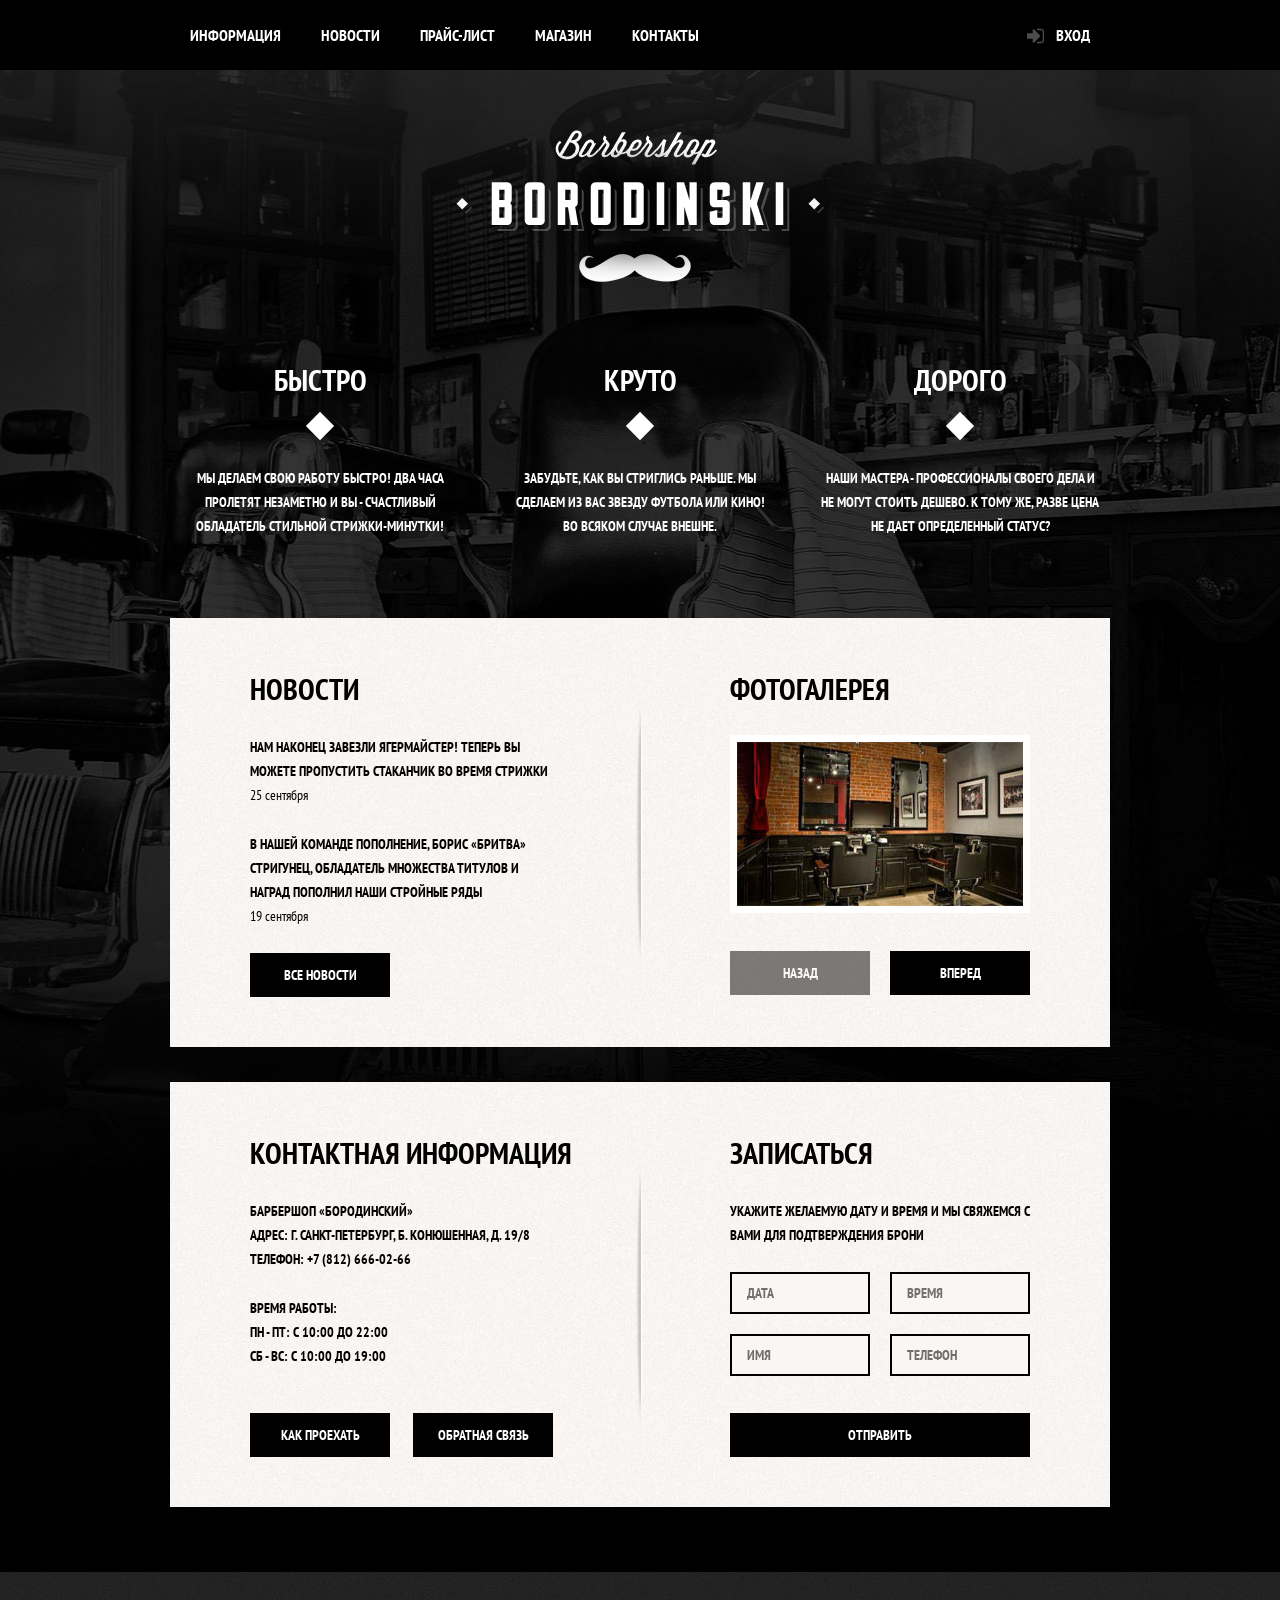
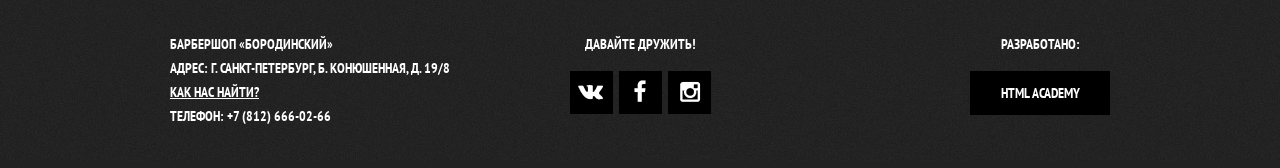
<file: projects/barbershop/index.html>
<!DOCTYPE html>
  <html lang="ru">
	<head>
	  <meta charset="utf-8">
	  <title>Барбершоп «Бородинский»</title>
	  <link rel="stylesheet" type="text/css" href="style/normalize.css">
	  <link rel="stylesheet" type="text/css" href="style/main.css">
	  <link href='https://fonts.googleapis.com/css?family=PT+Sans+Narrow:400,700&subset=latin,cyrillic' rel='stylesheet' type='text/css'>
	</head>
	<body>
	  
	  <header class="main-header">
	  	<div class="container clearfix">
	  	  <nav class="main-navigation">
	  		<ul>
	  		  <li>
	  		    <a href="#">Информация</a>
	  		  </li>
	  		  <li>
	  		    <a href="#">Новости</a>
	  		  </li>
	  		  <li>
	  		    <a href="price.html">Прайс-лист</a>
	  		  </li>
	  		  <li>
	  		    <a href="shop-means-for-care.html">Магазин</a>
	  		  </li>
	  		  <li>
	  		    <a href="#">Контакты</a>
	  		  </li>
	  		</ul>
	  	  </nav>
	  	  <div class="user-block">
	  	    <a class="login" href="#">Вход</a>
	  	  </div>
	  	</div>
	  </header>

	  <main class="container">

	  	<div class="index-logo">
	  	  <img src="img/index-logo.png" width="368" height="204" alt="Барбершоп «Бородинский»">
	  	</div>

	  	<section class="features clearfix">
	  	  <div class="features-item">
	  	  	<b class="features-name">Быстро</b>
	  	  	<p>Мы делаем свою работу быстро! Два часа пролетят
	  	  	   незаметно и вы - счастливый обладатель стильной 
	  	  	   стрижки-минутки!</p>
	  	  </div>
	  	  <div class="features-item">
	  	  	<b class="features-name">Круто</b>
	  	  	<p>Забудьте, как вы стриглись раньше. Мы сделаем из вас
	  	  	   звезду футбола или кино! Во&nbsp;всяком случае внешне.</p>
	  	  </div>
	  	  <div class="features-item">
	  	    <b class="features-name">Дорого</b>
	  	  	<p>Наши мастера - профессионалы своего дела и не могут
	  	  	   стоить дешево. К тому же, разве цена не дает 
	  	  	   определенный статус?</p>
	  	  </div>
	  	</section>

	  	<div class="index-content clearfix">
	  	  <div class="index-content-left">
	  	  	<h2 class="index-content-title">Новости</h2>
	  	  	<ul class="news-preview">
	  	  	  <li>
	  	  	  	<p>Нам наконец завезли Ягермайстер! Теперь вы можете
	  	  	  	   пропустить стаканчик во время стрижки</p>
	  	  	  	<time datetime="2016-09-25">25 сентября</time>
	  	  	  </li>
	  	  	  <li>
	  	  	  	<p>В нашей команде пополнение, Борис «Бритва»
	  	  	  	   Стригунец, обладатель множества титулов и наград
	  	  	  	   пополнил наши стройные ряды</p>
	  	  	  	<time datetime="2016-09-19">19 сентября</time>
	  	  	  </li>
	  	  	</ul>
	  	  	<a href="#" class="btn">Все новости</a>
	  	  </div>
	  	  <div class="index-content-right">
	  	    <h2 class="index-content-title">Фотогалерея</h2>
	  	    <div class="gallery">
	  	      <figure class="gallery-content">
	  	        <img src="img/index-gallery.jpg" width="286" height="164" alt="">	
	  	      </figure>
	  	      <button type="button" class="btn gallery-prev disabled">Назад</button>
	  	      <button type="button" class="btn gallery-next">Вперед</button>
	  	    </div>
	  	  </div>
	  	</div>

		<div class="index-content clearfix">
	  	  <div class="index-content-left">
	  	  	<h2 class="index-content-title">Контактная информация</h2>
	  	  	<p>
	  	  	  Барбершоп «Бородинский»<br>
	  	  	  Адрес: г. Санкт-Петербург, Б. Конюшенная, д. 19/8<br>
	  	  	  Телефон: +7 (812) 666-02-66
	  	  	</p>
	  	  	<p class="time-work">
	  	  	  Время работы:<br>
	  	  	  пн - пт: с 10:00 до 22:00<br>
	  	  	  сб - вс: с 10:00 до 19:00
	  	  	</p>
	  	  	<a href="#" class="btn map-show">Как проехать</a>
	  	  	<a href="#" class="btn">Обратная связь</a>
	  	  </div>
	  	  <div class="index-content-right">
	  	    <h2 class="index-content-title">Записаться</h2>
	  	    <p>Укажите желаемую дату и время и мы свяжемся с вами
	  	       для подтверждения брони</p>
	  	    <form class="appointment-form" action="https://echo.htmlacademy.ru" method="post">
	  	      <input type="text" name="data" value="" placeholder="Дата">
	  	      <input type="text" name="time" value="" placeholder="Время">
	  	      <input type="text" name="name" value="" placeholder="Имя">
	  	      <input type="tel" name="phone" value="" placeholder="Телефон">
	  	      <button type="button" class="btn" type="submit">Отправить</button>
	  	    </form>
	  	  </div>
	  	</div>
	  </main>

	  <footer class="main-footer">
	    <div class="container clearfix">
	      <section class="footer-contacts">
	      	Барбершоп «Бородинский»<br>
	  	  	Адрес: г. Санкт-Петербург, Б. Конюшенная, д. 19/8<br>
	  	  	<a href="#">Как нас найти?</a><br>
	  	  	Телефон: +7 (812) 666-02-66
	      </section>
	      <section class="footer-social">
	        <p>Давайте дружить!</p>
	        <a href="#" class="social-btn social-btn-vk">Вконтакте</a>
	        <a href="#" class="social-btn social-btn-fb">Фейсбук</a>
	        <a href="#" class="social-btn social-btn-inst">Инстаграм</a>
	      </section>
	      <section class="footer-copyright">
	        <p>Разработано:</p>
	        <a href="https://htmlacademy.ru" class="btn">HTML Academy</a>
	      </section>
	    </div>
	  </footer>
	  
	  <div class="modal-content">
	    <button class="modal-content-close" type="button" title="Закрыть"></button>
		<h2 class="modal-content-title">Личный кабинет</h2>
		<p>Введите пожалуйста свой логин и пароль</p>
		<form class="login-form" action="https://echo.htmlacademy.ru" method="post">
			<input class="icon-user" type="text" name="login" placeholder="Логин">
			<input class="icon-password" type="password" name="password" placeholder="Пароль">
			<label class="login-checkbox">
				<input type="checkbox" name="remember">
				<span class="checkbox-indicator"></span>
				Запомните меня
			</label>
			<a class="restore" href="#">Я забыл пароль!</a>
			<button type="submit" class="btn">Войти</button>
		</form>
	  </div>

	  <div class="modal-content-map">
	  	<button class="modal-content-close" type="button" title="Закрыть"></button>
		<!--Google map. Attention: it's work just in GoogleChrome!
		<iframe src="https://www.google.com/maps/embed?pb=!1m18!1m12!1m3!1d1998.5991043651616!2d30.320894615717393!3d59.938794181876204!2m3!1f0!2f0!3f0!3m2!1i1024!2i768!4f13.1!3m3!1m2!1s0x4696310fca5ba729%3A0xea9c53d4493c879f!2z0JHQvtC70YzRiNCw0Y8g0JrQvtC90Y7RiNC10L3QvdCw0Y8g0YPQuy4sIDE5LCDQodCw0L3QutGCLdCf0LXRgtC10YDQsdGD0YDQsywgMTkxMTg2!5e0!3m2!1suk!2sru!4v1468055493061" width="766" height="560" frameborder="0" style="border:0" allowfullscreen></iframe>
		-->
	  	<div id="yandex-map"></div>
	  </div>

	  <div class="modal-overlay"></div>
	  
	  <script src="js/popup.js"></script>
	  
	  <!--Link of YandexMap
	  <script type="text/javascript" charset="utf-8" async src="https://api-maps.yandex.ru/services/constructor/1.0/js/?sid=GsW0godAYZXNc6sWgYihrF3C5_4No4BB&width=766&height=560&id=yandex-map&lang=uk_UA&sourceType=constructor&scroll=true"></script>
	  -->
	</body>
</html>
</file>
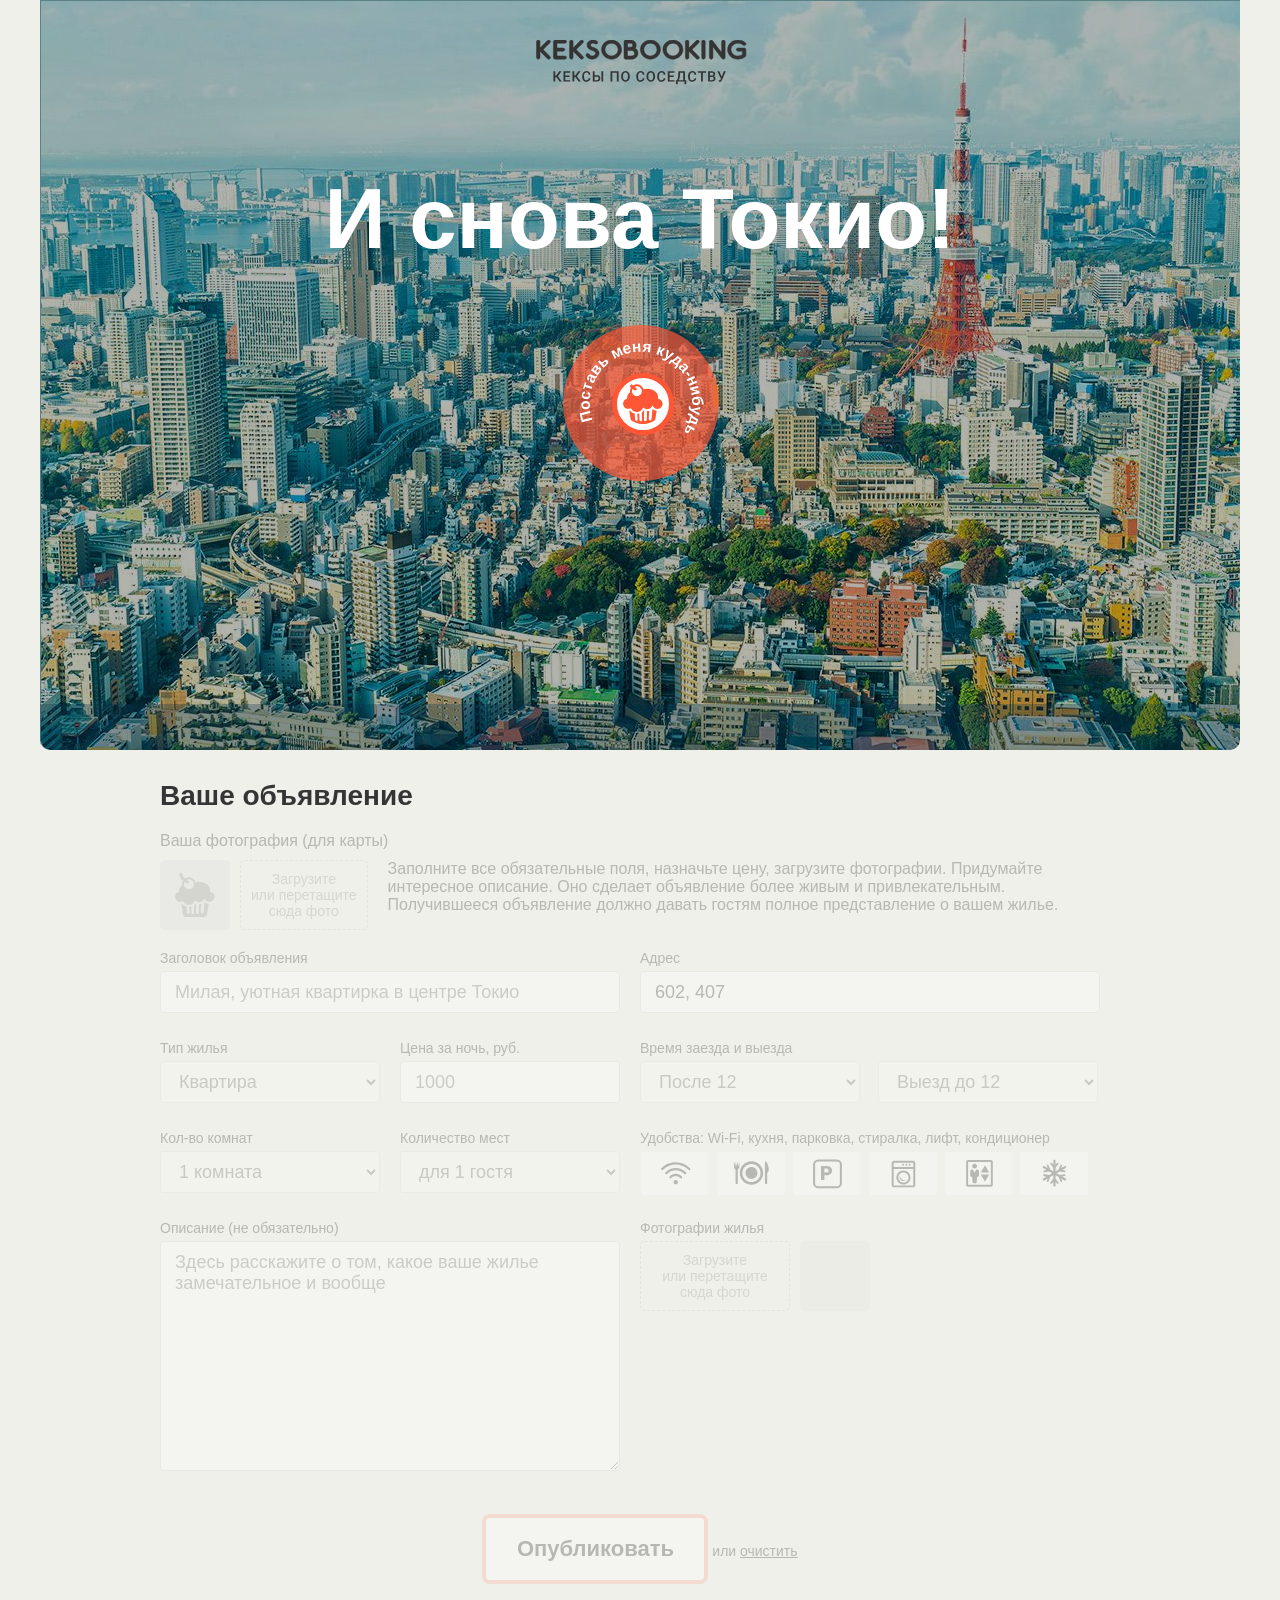
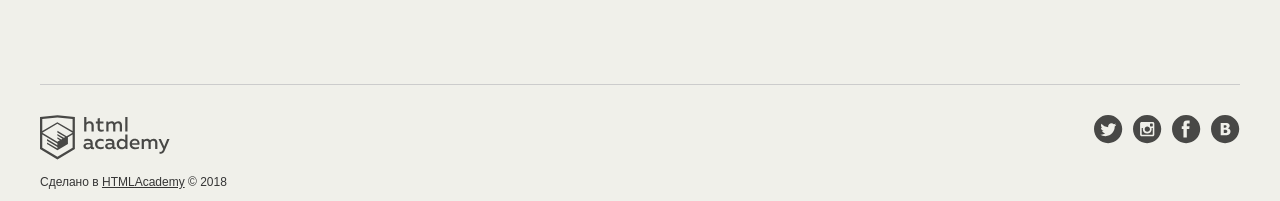
<file: projects/keksobooking/index.html>
<!DOCTYPE html>
<html lang="ru">
<head>
  <meta charset="utf-8">
  <link rel="stylesheet" href="css/normalize.css">
  <link rel="stylesheet" href="css/style.css">
  <link rel="shortcut icon" href="favicon.ico" type="image/x-icon">
  <title>Кексобукинг</title>
</head>
<body>

  <main>
    <div class="promo">
      <h1 class="promo__title visually-hidden">Keksobooking. Кексы по соседству</h1>
      <img src="img/keksobooking.svg" alt="Keksobooking. Кексы по соседству" width="215" height="45">
    </div>

    <!-- Карта объявлений -->
    <section class="map map--faded">

      <!-- Метки объявлений -->
      <div class="map__pins">
        <div class="map__overlay">
          <h2 class="map__title">И снова Токио!</h2>
        </div>
        <button class="map__pin map__pin--main" style="left: 570px; top: 375px;">
          <img src="img/muffin-red.svg" width="40" height="44" draggable="false" alt="Метка объявления">
          <svg viewBox="0 0 70 70" width="156" height="156" aria-label="Метка для поиска жилья">
            <defs>
              <path d="M35,35m-23,0a23,23 0 1,1 46,0a23,23 0 1,1 -46,0" id="tophalf" />
            </defs>
            <ellipse cx="35" cy="35" rx="35" ry="35" fill="rgba(255, 86, 53, 0.7)" />
            <text><textPath xlink:href="#tophalf" startOffset="0">Поставь меня куда-нибудь</textPath></text>
          </svg>
        </button>
      </div>

      <!-- Фильтрация объявлений -->
      <div class="map__filters-container">
        <form action="#" class="map__filters" autocomplete="off">
          <select name="housing-type" id="housing-type" class="map__filter">
            <option value="any" selected>Любой тип жилья</option>
            <option value="palace">Дворец</option>
            <option value="flat">Квартира</option>
            <option value="house">Дом</option>
            <option value="bungalo">Бунгало</option>
          </select>
          <select name="housing-price" id="housing-price" class="map__filter">
            <option value="any" selected>Любая</option>
            <option value="middle">10000 - 50000&#x20bd;</option>
            <option value="low">до 10000&#x20bd;</option>
            <option value="high">от 50000&#x20bd;</option>
          </select>
          <select name="housing-rooms" id="housing-rooms" class="map__filter">
            <option value="any" selected>Любое число комнат</option>
            <option value="1">Одна комната</option>
            <option value="2">Две комнаты</option>
            <option value="3">Три комнаты</option>
          </select>
          <select name="housing-guests" id="housing-guests" class="map__filter">
            <option value="any" selected>Любое число гостей</option>
            <option value="2">Два гостя</option>
            <option value="1">Один гость</option>
            <option value="0">Не для гостей</option>
          </select>
          <fieldset id="housing-features" class="map__features">
            <input type="checkbox" name="features" value="wifi" id="filter-wifi" class="map__checkbox visually-hidden">
            <label class="map__feature map__feature--wifi" for="filter-wifi">Wi-Fi</label>
            <input type="checkbox" name="features" value="dishwasher" id="filter-dishwasher" class="map__checkbox visually-hidden">
            <label class="map__feature map__feature--dishwasher" for="filter-dishwasher">Посудомоечная машина</label>
            <input type="checkbox" name="features" value="parking" id="filter-parking" class="map__checkbox visually-hidden">
            <label class="map__feature map__feature--parking" for="filter-parking">Парковка</label>
            <input type="checkbox" name="features" value="washer" id="filter-washer" class="map__checkbox visually-hidden">
            <label class="map__feature map__feature--washer" for="filter-washer">Стиральная машина</label>
            <input type="checkbox" name="features" value="elevator" id="filter-elevator" class="map__checkbox visually-hidden">
            <label class="map__feature map__feature--elevator" for="filter-elevator">Лифт</label>
            <input type="checkbox" name="features" value="conditioner" id="filter-conditioner" class="map__checkbox visually-hidden">
            <label class="map__feature map__feature--conditioner" for="filter-conditioner">Кондиционер</label>
           </fieldset>
        </form>
      </div>
    </section>

    <!-- Форма объявления -->
    <section class="notice">
      <h2 class="notice__title">Ваше объявление</h2>
      <form class="ad-form ad-form--disabled"
                                              action="https://js.dump.academy/keksobooking"
                                              method="post"
                                              enctype="multipart/form-data"
                                              autocomplete="off">
        <fieldset class="ad-form-header">
          <legend class="ad-form-header__title">Ваша фотография (для карты)</legend>
          <div class="ad-form-header__upload">
            <div class="ad-form-header__preview">
              <img src="img/muffin-grey.svg" alt="Аватар пользователя" width="40" height="44">
            </div>
            <div class="ad-form__field">
              <input type="file" id="avatar" name="avatar" class="ad-form-header__input visually-hidden">
              <label class="ad-form-header__drop-zone" for="avatar">Загрузите или&nbsp;перетащите сюда фото</label>
            </div>
            <p class="ad-form-header__info">Заполните все обязательные поля, назначьте цену, загрузите фотографии. Придумайте интересное описание. Оно сделает объявление более живым и привлекательным. Получившееся объявление должно давать гостям полное представление о вашем жилье.</p>
          </div>
        </fieldset>
        <fieldset class="ad-form__element ad-form__element--wide">
          <label class="ad-form__label" for="title">Заголовок объявления</label>
          <input id="title" name="title" type="text" minlength="30" maxlength="100" placeholder="Милая, уютная квартирка в центре Токио" required>
        </fieldset>
        <fieldset class="ad-form__element ad-form__element--wide">
          <label class="ad-form__label" for="address">Адрес</label>
          <input id="address" name="address" type="text" readonly>
        </fieldset>
        <fieldset class="ad-form__element">
          <label class="ad-form__label" for="type">Тип жилья</label>
          <select id="type" name="type">
            <option value="bungalo">Бунгало</option>
            <option value="flat" selected>Квартира</option>
            <option value="house">Дом</option>
            <option value="palace">Дворец</option>
          </select>
        </fieldset>
        <fieldset class="ad-form__element">
          <label class="ad-form__label" for="price">Цена за ночь, руб.</label>
          <input id="price" name="price" type="number" min="1000" max="1000000" placeholder="1000" required>
        </fieldset>
        <fieldset class="ad-form__element ad-form__element--time">
          <label class="ad-form__label" for="timein">Время заезда и выезда</label>
          <select id="timein" name="timein">
            <option value="12:00" selected>После 12</option>
            <option value="13:00">После 13</option>
            <option value="14:00">После 14</option>
          </select>
          <select id="timeout" name="timeout" title="Time to go out">
            <option value="12:00" selected>Выезд до 12</option>
            <option value="13:00">Выезд до 13</option>
            <option value="14:00">Выезд до 14</option>
          </select>
        </fieldset>
        <fieldset class="ad-form__element">
          <label class="ad-form__label" for="room_number">Кол-во комнат</label>
          <select id="room_number" name="rooms">
            <option value="1" selected>1 комната</option>
            <option value="2">2 комнаты</option>
            <option value="3">3 комнаты</option>
            <option value="100">100 комнат</option>
          </select>
        </fieldset>
        <fieldset class="ad-form__element">
          <label class="ad-form__label" for="capacity">Количество мест</label>
          <select id="capacity" name="capacity">
            <option value="3">для 3 гостей</option>
            <option value="2">для 2 гостей</option>
            <option value="1" selected>для 1 гостя</option>
            <option value="0">не для гостей</option>
          </select>
        </fieldset>
        <fieldset class="ad-form__element ad-form__element--wide features">
          <legend>Удобства: Wi-Fi, кухня, парковка, стиралка, лифт, кондиционер</legend>
          <input type="checkbox" name="features" value="wifi" id="feature-wifi" class="feature__checkbox visually-hidden">
          <label class="feature feature--wifi" for="feature-wifi">Wi-Fi</label>
          <input type="checkbox" name="features" value="dishwasher" id="feature-dishwasher" class="feature__checkbox visually-hidden">
          <label class="feature feature--dishwasher" for="feature-dishwasher">Посудомоечная машина</label>
          <input type="checkbox" name="features" value="parking" id="feature-parking" class="feature__checkbox visually-hidden">
          <label class="feature feature--parking" for="feature-parking">Парковка</label>
          <input type="checkbox" name="features" value="washer" id="feature-washer" class="feature__checkbox visually-hidden">
          <label class="feature feature--washer" for="feature-washer">Стиральная машина</label>
          <input type="checkbox" name="features" value="elevator" id="feature-elevator" class="feature__checkbox visually-hidden">
          <label class="feature feature--elevator" for="feature-elevator">Лифт</label>
          <input type="checkbox" name="features" value="conditioner" id="feature-conditioner" class="feature__checkbox visually-hidden">
          <label class="feature feature--conditioner" for="feature-conditioner">Кондиционер</label>
        </fieldset>
        <fieldset class="ad-form__element ad-form__element--wide">
          <label class="ad-form__label" for="description">Описание (не обязательно)</label>
          <textarea id="description" name="description" placeholder="Здесь расскажите о том, какое ваше жилье замечательное и вообще"></textarea>
        </fieldset>
        <fieldset class="ad-form__element ad-form__element--wide">
          <label class="ad-form__label">Фотографии жилья</label>
          <div class="ad-form__photo-container">
            <div class="ad-form__upload">
              <input type="file" id="images" name="images" class="ad-form__input visually-hidden">
              <label for="images" class="ad-form__drop-zone">Загрузите или&nbsp;перетащите сюда фото</label>
            </div>
            <div class="ad-form__photo"></div>
          </div>
        </fieldset>
        <fieldset class="ad-form__element ad-form__element--submit">
          <button class="ad-form__submit" type="submit">Опубликовать</button>
          или <button class="ad-form__reset" type="reset">очистить</button>
        </fieldset>
      </form>
    </section>
  </main>

  <footer class="footer container">
    <div class="footer__copyright copyright">
      <a class="copyright__link copyright__link--image" href="https://htmlacademy.ru/intensive/javascript">
        <img src="img/htmla-logo.svg" width="130" height="45" alt="HTML Academy" class="copyright__logo">
      </a>
      <p>Сделано в <a class="copyright__link copyright__link--text" href="https://htmlacademy.ru/intensive/javascript">HTMLAcademy</a> &copy; 2018</p>
    </div>
    <ul class="footer__contacts contacts">
      <li><a href="https://twitter.com/htmlacademy_ru" class="contacts__link contacts__link--twitter">Twitter</a></li>
      <li><a href="https://www.instagram.com/htmlacademy/" class="contacts__link contacts__link--instagram">Instagtam</a></li>
      <li><a href="https://www.facebook.com/htmlacademy" class="contacts__link contacts__link--facebook">Facebook</a></li>
      <li><a href="https://vk.com/htmlacademy" class="contacts__link contacts__link--vk">VK</a></li>
    </ul>
  </footer>

  <!-- Модальное окно с информацией об объявлении -->
  <template id="card">
    <article class="map__card popup">
      <img src="img/avatars/user01.png" class="popup__avatar" width="70" height="70" alt="Аватар пользователя">
      <button type="button" class="popup__close">Закрыть</button>
      <h3 class="popup__title">Уютное гнездышко для молодоженов</h3>
      <p class="popup__text popup__text--address">102-0082 Tōkyō-to, Chiyoda-ku, Ichibanchō, 14−3</p>
      <p class="popup__text popup__text--price">5200&#x20bd;<span>/ночь</span></p>
      <h4 class="popup__type">Квартира</h4>
      <p class="popup__text popup__text--capacity">2 комнаты для 3 гостей</p>
      <p class="popup__text popup__text--time">Заезд после 14:00, выезд до 10:00</p>
      <ul class="popup__features">
        <li class="popup__feature popup__feature--wifi"></li>
        <li class="popup__feature popup__feature--dishwasher"></li>
        <li class="popup__feature popup__feature--parking"></li>
        <li class="popup__feature popup__feature--washer"></li>
        <li class="popup__feature popup__feature--elevator"></li>
        <li class="popup__feature popup__feature--conditioner"></li>
      </ul>
      <p class="popup__description">Великолепная квартира-студия в центре Токио. Подходит как туристам, так и бизнесменам. Квартира полностью укомплектована и недавно отремонтирована.</p>
      <div class="popup__photos">
        <img src="" class="popup__photo" width="45" height="40" alt="Фотография жилья">
      </div>
    </article>
  </template>

  <!-- Метка объявления -->
  <template id="pin">
    <button type="button" class="map__pin" style="left: 200px; top: 400px;"><img src="img/avatars/user07.png" width="40" height="40" draggable="false" alt="Метка объявления"></button>
  </template>

  <!-- Сообщение об успешном создании объявления -->
  <template id="success">
    <div class="success">
      <p class="success__message">Ваше объявление<br>успешно размещено!</p>
    </div>
  </template>

  <!-- Сообщение об ошибке создания объеявления -->
  <template id="error">
    <div class="error">
      <p class="error__message">Ошибка загрузки объявления</p>
      <button class="error__button" href="#">Попробовать снова</button>
    </div>
  </template>

  <script src="js/util.js"></script>
  <script src="js/backend.js"></script>
  <script src="js/card.js"></script>
  <script src="js/get-pin-layout.js"></script>
  <script src="js/popup.js"></script>
  <script src='js/filter.js'></script>
  <script src="js/form.js"></script>
  <script src="js/map.js"></script>

</body>
</html>
</file>
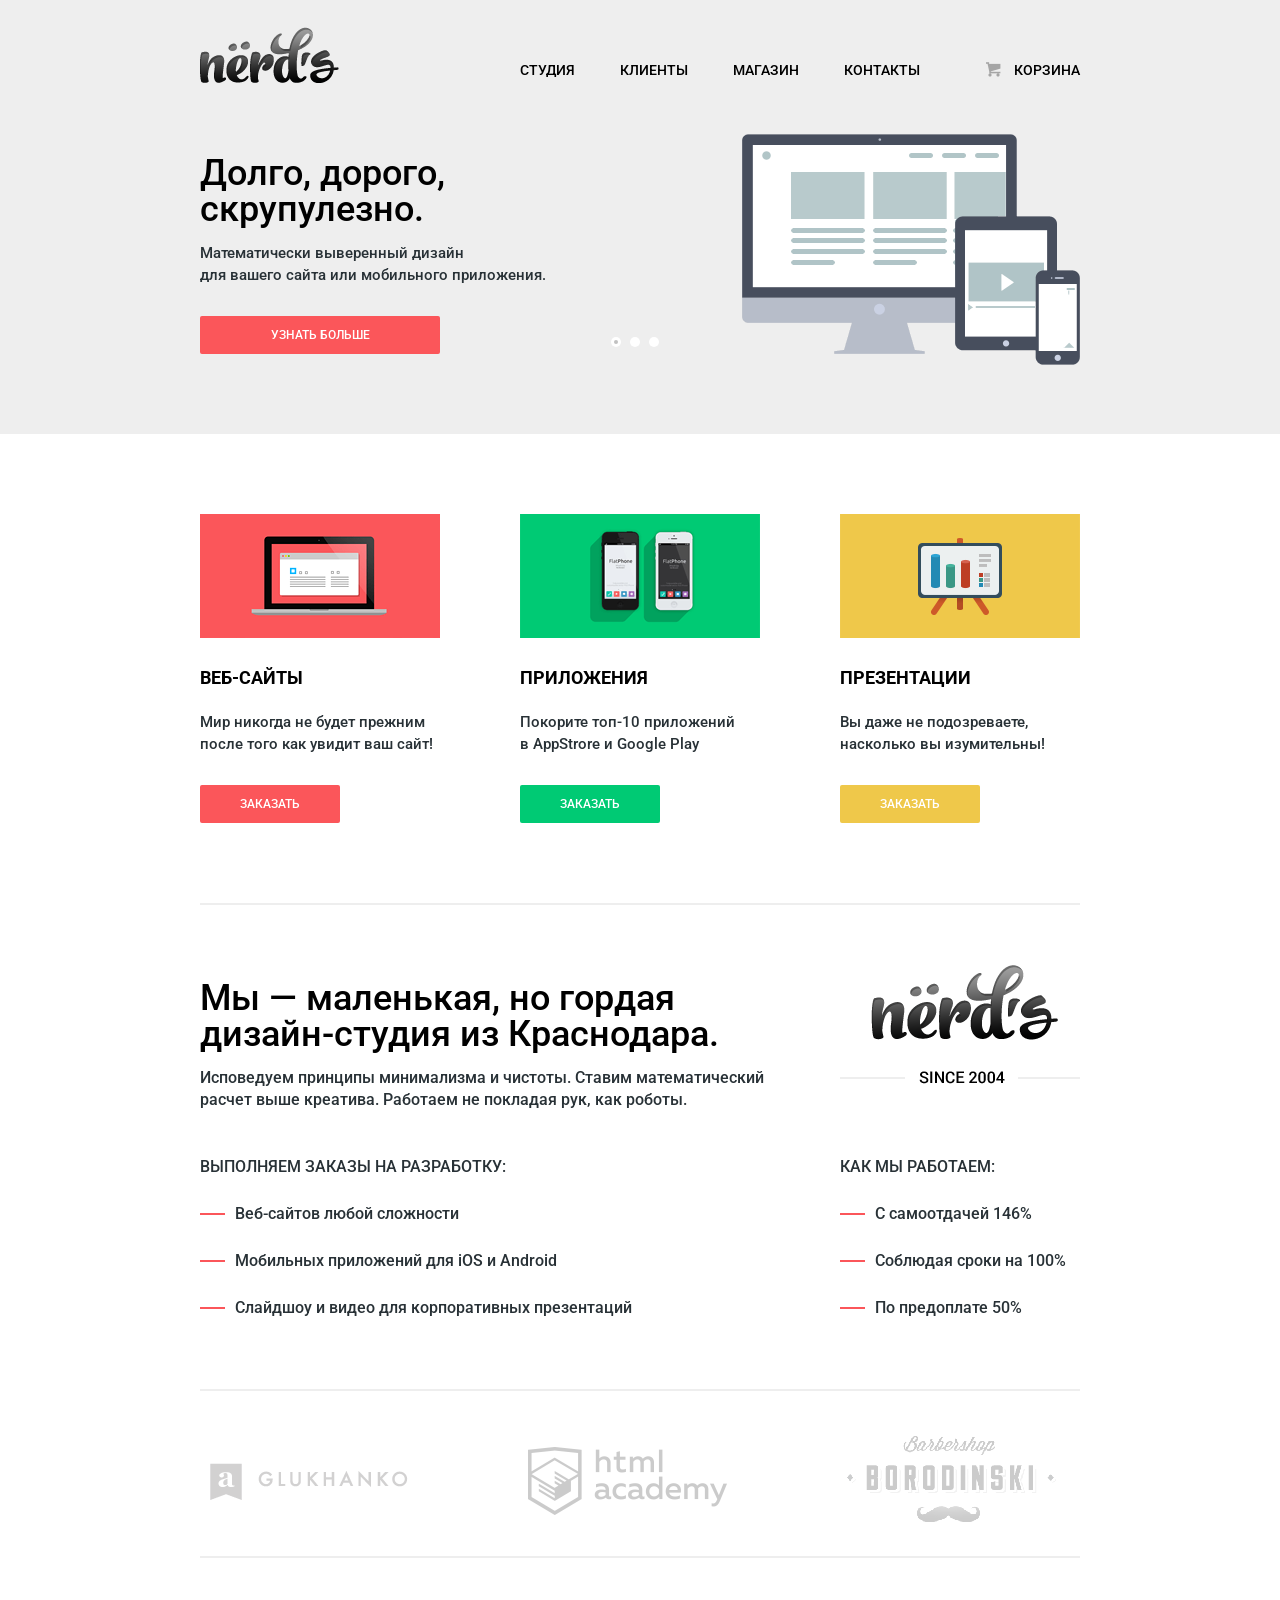
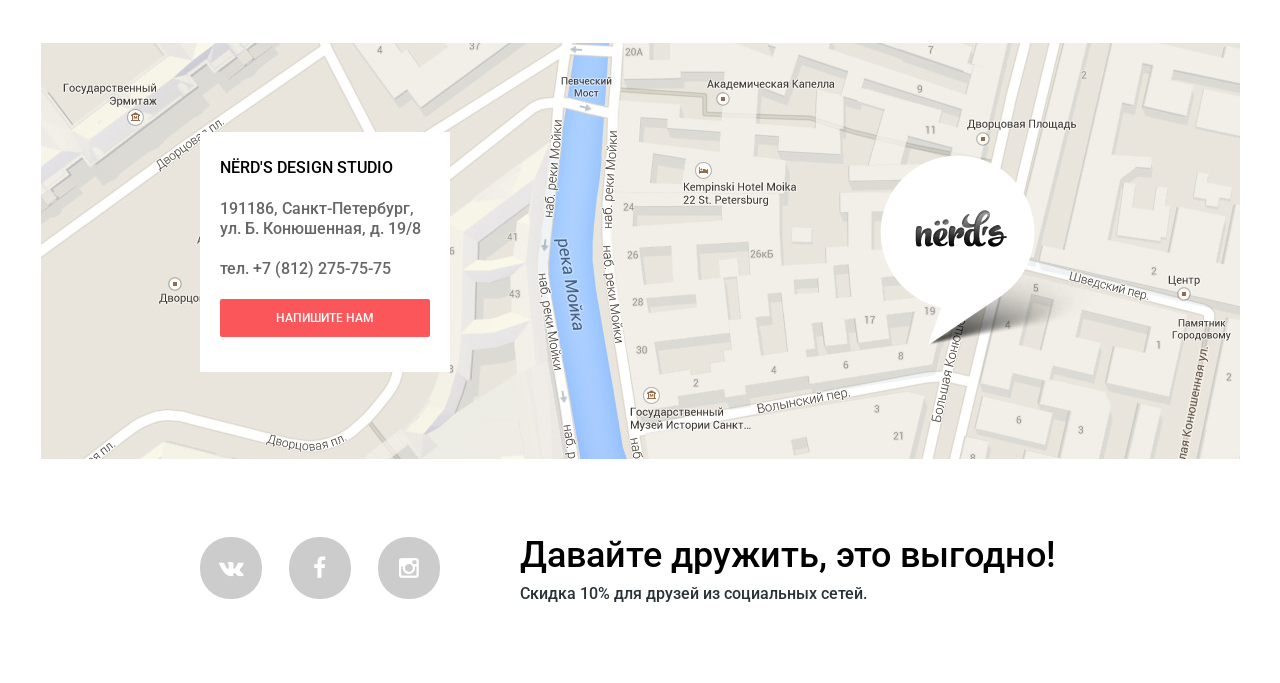
<file: projects/nerds/index.html>
<!DOCTYPE html>
<html lang="ru">
<head>
	<meta charset="utf-8">
	<title>Nёrd's - дизайн-студия</title>
	<link rel="stylesheet" type="text/css" href="style/normalize.css">
	<link href="https://fonts.googleapis.com/css?family=Roboto:500&subset=latin,cyrillic,cyrillic-ext,latin-ext" rel="stylesheet" type="text/css">
	<link rel="stylesheet" type="text/css" href="style/style.css">
	<link rel="stylesheet" type="text/css" href="style/symbols-nerds.css">
</head>
<body>
	<header class="main-header">
		<div class="container">
			<div class="header-menu-wrapper clearfix">
				<div class="main-logo">
					<img src="img/logo-menu-139x56.png" width="139" height="56" alt="Nёrd's" title="Nёrd's - дизайн-студия">
				</div>
				<div class="navigation-wrapper clearfix">
					<nav class="main-navigation">
						<ul>
							<li>
								<a class="nav-link" href="#">Студия</a>
							</li>
							<li>
								<a class="nav-link" href="#">Клиенты</a>
							</li>
							<li>
								<a class="nav-link" href="shop.html">Магазин</a>
							</li>
							<li>
								<a class="nav-link" href="#">Контакты</a>
							</li>
					</nav>
					<div class="user-basket">
						<a class="icon-basket nav-link" href="#">Корзина</a>
					</div>
				</div>
			</div>
			<div class="header-sliders">
				<input type="radio" name="slider" id="first" checked>
				<input type="radio" name="slider" id="second">
				<input type="radio" name="slider" id="third">
				<div class="slider-block">
					<div class="slide slide1">
						<div class="slide-info">
							<b>Долго, дорого,<br>скрупулезно.</b>
							<p>
								Математически выверенный дизайн<br>для вашего 
								сайта или мобильного приложения.
							</p>
							<a class="btn btn-red" href="#">Узнать больше</a>
						</div>
						<div class="slide-image">
							<img src="img/index-slider-gadgets-338x231.png" width="338" height="231">
						</div>
					</div>
					<div class="slide slide2">
						<div class="slide-info">
							<b>Любите ли вы математику, как любим ее мы?</b>
							<p>
								Нашим дизайнерам мы удаляем нейроны, ответственные 
								за креатив, чтобы дать им возможность все просчитать
							</p>
							<a class="btn btn-red" href="#">Узнать больше</a>
						</div>
						<div class="slide-image">
							<img src="img/index-slider-calc-230x249.png" width="230" height="249">
						</div>
					</div>
					<div class="slide slide3">
						<div class="slide-info">
							<b>Только наркотики,<br>только хардкор!</b>
							<p>
								Все дизайнерские решения в нашей компании принимаются 
								только под воздействием качественных галлюциногенов
							</p>
							<a class="btn btn-red" href="#">Узнать больше</a>
						</div>
						<div class="slide-image">
							<img src="img/index-slider-robot-333x319.png" width="333" height="319">
						</div>
					</div>
				</div>
				<div class="slider-controls">
					<label for="first"></label>
					<label for="second"></label>
					<label for="third"></label>
				</div>
			</div>
		</div>
	</header>

	<main class="container">
		<div class="our-services">
			<article class="banner web-sites">
				<img src="img/index-banner-notebook-240x124.png" width="240" height="124">
				<h2>Веб-сайты</h2>
				<p>Мир никогда не будет прежним после того как увидит ваш сайт!</p>
				<a class="btn btn-red" href="#">Заказать</a>
			</article>
			<article class="banner apps">
				<img src="img/index-banner-phones-240x124.png" width="240" height="124">
				<h2>Приложения</h2>
				<p>Покорите топ-10 приложений<br>в AppStrore и Google Play</p>
				<a class="btn btn-green" href="#">Заказать</a>
			</article>
			<article class="banner presentation">
				<img src="img/index-banner-planshet-240x124.png" width="240" height="124">
				<h2>Презентации</h2>
				<p>Вы даже не подозреваете, насколько вы изумительны!</p>
				<a class="btn btn-yellow" href="#">Заказать</a>
			</article>
		</div>
		<div class="content-column clearfix">
			<div class="column-left">
				<span class="content-title">
					Мы — маленькая, но гордая<br>дизайн-студия из Краснодара.
				</span>
				<p>
					Исповедуем принципы минимализма и чистоты. Ставим математический<br>
					расчет выше креатива. Работаем не покладая рук, как роботы.
				</p>
			</div>
			<div class="column-right">
				<img src="img/index-logo-content-with-since-240x119.png" width="240" height="119">
			</div>
		</div>
		<div class="content-column clearfix">
			<div class="column-left">
				<h3>Выполняем заказы на разработку:</h3>
				<ul class="style-red-line">
					<li>Веб-сайтов любой сложности</li>
					<li>Мобильных приложений для iOS и Android</li>
					<li>Слайдшоу и видео для корпоративных презентаций</li>
				</ul>
			</div>
			<div class="column-right">
				<h3>Как мы работаем:</h3>
				<ul class="style-red-line">
					<li>С самоотдачей 146%</li>
					<li>Соблюдая сроки на 100%</li>
					<li>По предоплате 50%</li>
				</ul>
			</div>
		</div>
		<div class="column-clients">
			<a href="#">
				<img src="img/index-client-glukhanko-198x37.png" width="198" height="37">
			</a>
			<a href="#">
				<img src="img/index-client-htmlacademy-199x68.png" width="199" height="68">
			</a>
			<a href="#">
				<img src="img/index-client-borodinski-209x90.png" width="209" height="90">
			</a>
		</div>
	</main>

	<footer class="main-footer">
		<div class="container">
			<div class="footer-contacts">
				<div class="contact-banner">
					<b>Nёrd's Design Studio</b>
					<p>191186, Санкт-Петербург, ул. Б. Конюшенная, д. 19/8</p>
					<p>тел. +7 (812) 275-75-75</p>
					<button class="btn btn-red" type="button">Напишите нам</button>
				</div>
				<img src="img/footer-map-marker-231x190.png" width="231" height="190">
				<div class="footer-contact-modal">
					<button class="modal-close" type="button" title="Закрыть"></button> 
					<form class="feedback-form" action="https://echo.htmlacademy.ru" method="post">
						<label class="modal-item">
							<span class="modal-item-title">Ваше имя:</span>
							<input type="text" name="user-name" placeholder="Представьтесь, пожалуйста">
						</label>
						<label class="modal-item">
							<span class="modal-item-title">Ваш e-mail:</span>
							<input type="type" name="user-mail" placeholder="Для отправки ответа">
						</label>
						<label class="modal-comment-item">
							<span class="modal-item-title">Текст письма:</span>
							<textarea name="user-comment" placeholder="В свободной форме"></textarea>
						</label>
						<button class="btn btn-red" type="submit">Отправить</button>
					</form>
				</div>
			</div>
			<div class="footer-social clearfix">
				<div class="social-links">
					<a class="icon-vk" href="#"></a>
					<a class="icon-facebook" href="#"></a>
					<a class="icon-instagramm" href="#"></a>
				</div>
				<div class="social-slogan">
					<b>Давайте дружить, это выгодно!</b>
					<p>Скидка 10% для друзей из социальных сетей.</p>
				</div>
			</div>
		</div>
	</footer>

	<script src="js/popup.js"></script>
</body>
</html>
</file>
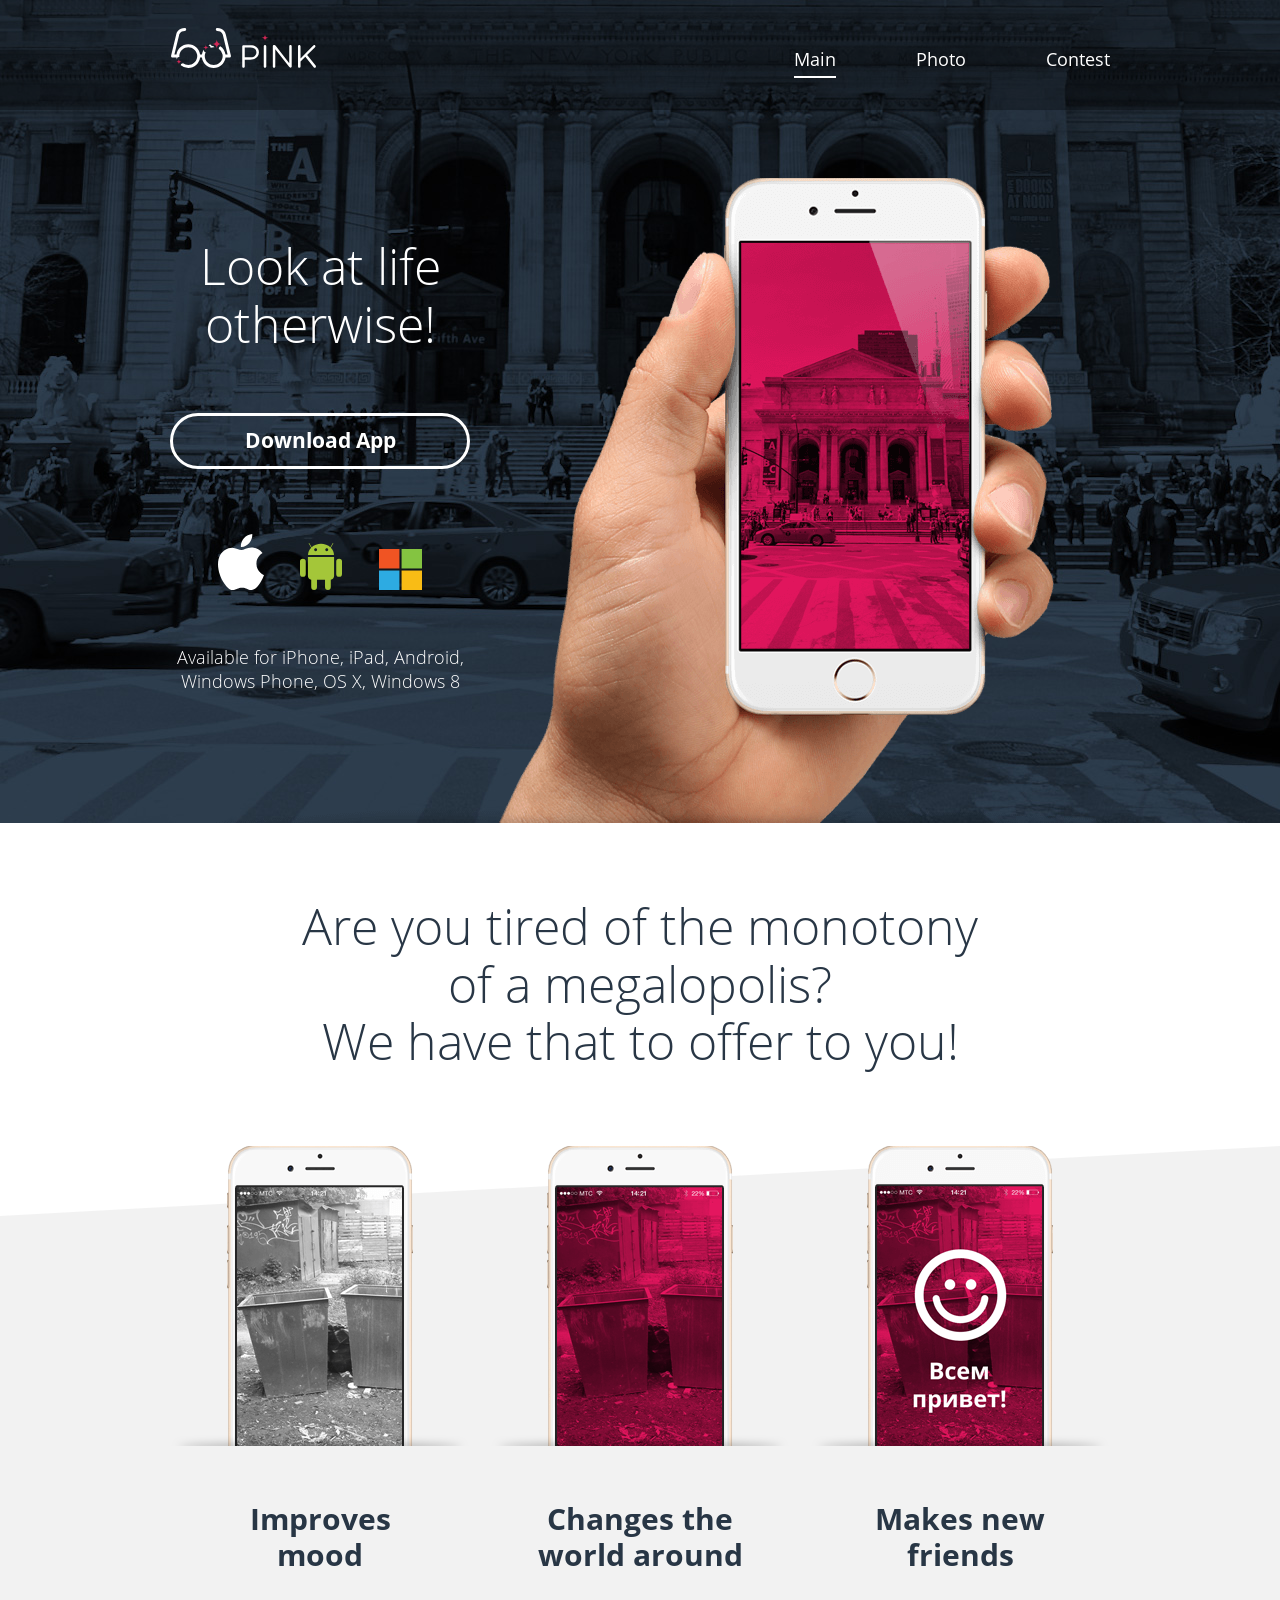
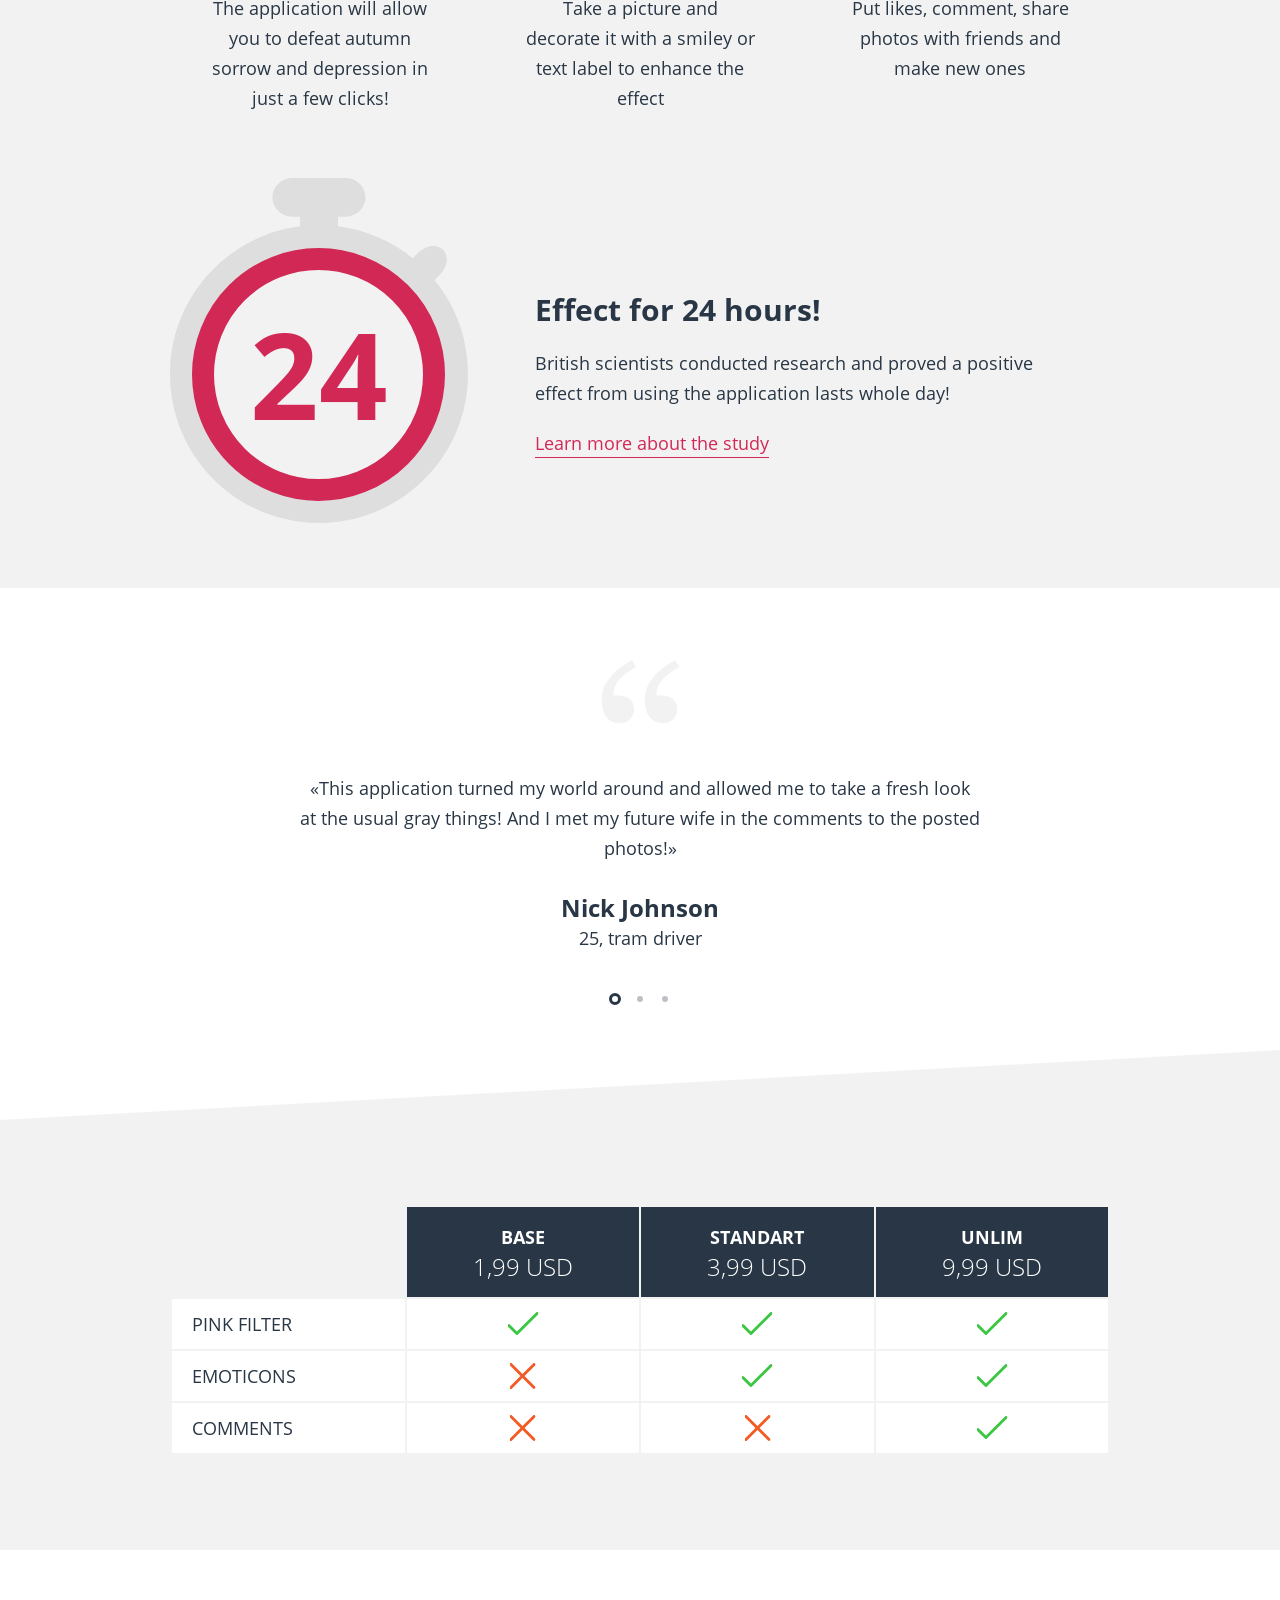
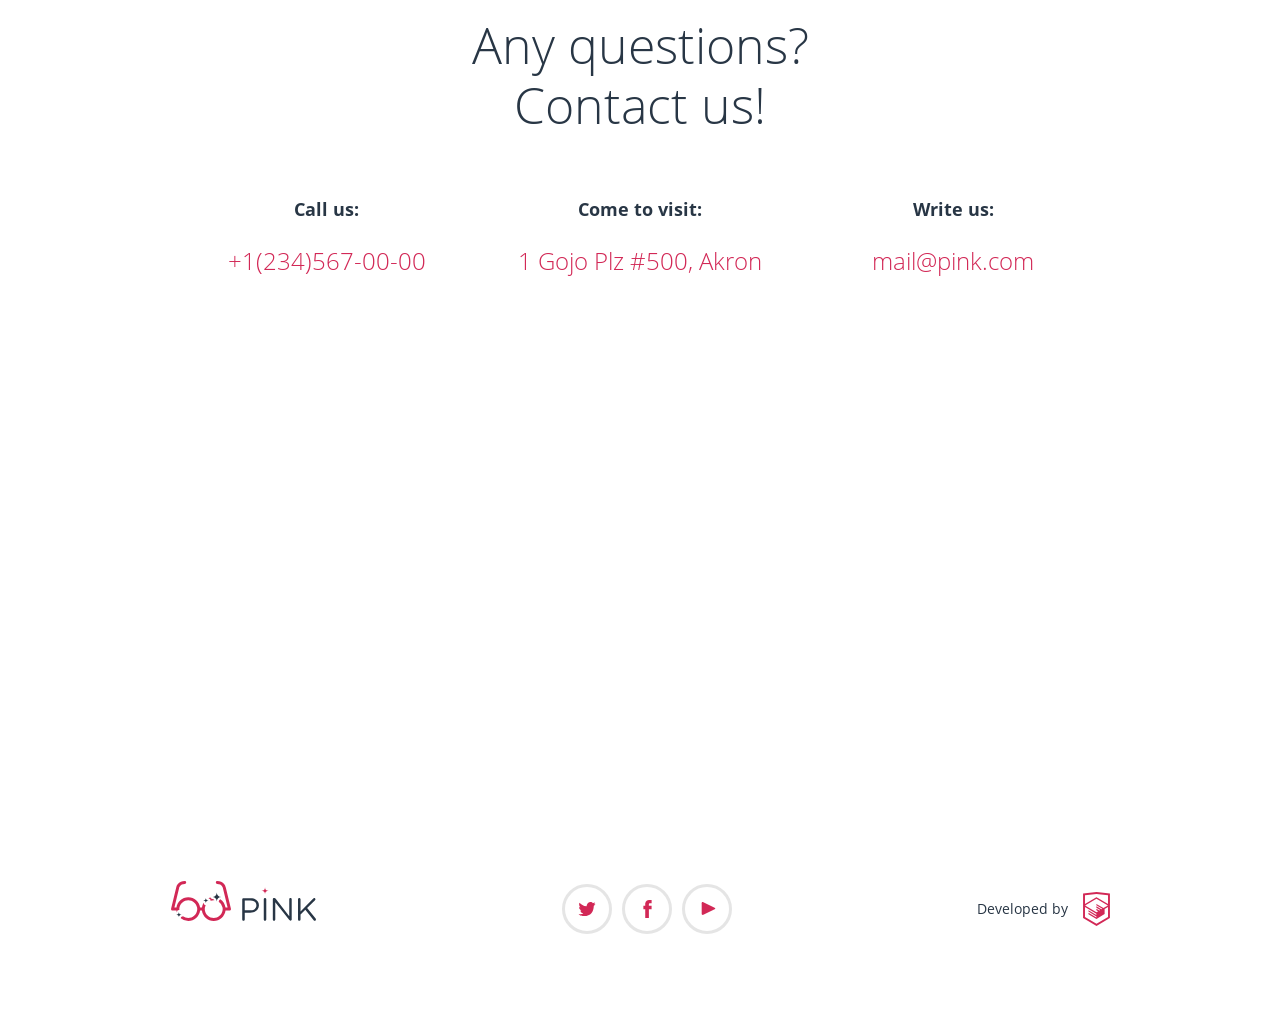
<file: projects/pink/index.html>
<!DOCTYPE html><html lang="en"><head><meta charset="utf-8"><meta name="viewport" content="width=device-width,initial-scale=1"><title>Pink</title><link rel="preload" href="fonts/OpenSans-Light.woff2" as="font"><link rel="preload" href="fonts/OpenSans-Regular.woff2" as="font"><link rel="preload" href="fonts/OpenSans-Bold.woff2" as="font"><link rel="stylesheet" href="css/style.min.css"></head><body><div style="display:none"><svg xmlns="http://www.w3.org/2000/svg" xmlns:xlink="http://www.w3.org/1999/xlink"><symbol id="icon-contrast" viewbox="-35.422 -7.96 31.92 31.92"><path d="M-19.462-3.96c6.595 0 11.96 5.365 11.96 11.96s-5.365 11.96-11.96 11.96-11.96-5.365-11.96-11.96 5.365-11.96 11.96-11.96m0-4c-8.814 0-15.96 7.145-15.96 15.96 0 8.813 7.146 15.96 15.96 15.96S-3.502 16.813-3.502 8c0-8.815-7.146-15.96-15.96-15.96z"></path><path d="M-19.462 16.331a8.519 8.519 0 0 0 8.52-8.52 8.518 8.518 0 0 0-8.52-8.519"></path></symbol><symbol id="icon-crop" viewbox="0 0 48 48"><path fill="none" d="M0 0h48v48H0V0z"></path><path d="M34 30h4V14c0-2.21-1.79-4-4-4H18v4h16v16zm-20 4V2h-4v8H2v4h8v20c0 2.21 1.79 4 4 4h20v8h4v-8h8v-4H14z"></path></symbol><symbol id="icon-fill" viewbox="0 0 48 48"><path fill="none" d="M0 0h48v48H0V0z"></path><path d="M33.12 17.88L15.24 0l-2.83 2.83 4.76 4.76L6.88 17.88a3 3 0 0 0 0 4.24l11 11c.58.59 1.35.88 2.12.88s1.54-.29 2.12-.88l11-11a3 3 0 0 0 0-4.24zM10.41 20L20 10.42 29.59 20H10.41zM38 23s-4 4.33-4 7c0 2.21 1.79 4 4 4s4-1.79 4-4c0-2.67-4-7-4-7zM0 40h48v3H0z"></path></symbol><symbol id="icon-heart" viewbox="521.939 473.064 12.545 11.99"><path d="M528.174 485.055a.737.737 0 0 1-.552-.249c-3.798-4.324-4.644-5.298-4.858-5.572h-.004a3.866 3.866 0 0 1-.821-2.373 3.803 3.803 0 0 1 3.799-3.799c.934 0 1.804.32 2.484.898a3.847 3.847 0 0 1 2.463-.898 3.803 3.803 0 0 1 3.799 3.799c0 .909-.318 1.754-.896 2.381l-4.86 5.561a.735.735 0 0 1-.554.252zm-4.245-6.706c.208.255 2.471 2.839 4.243 4.858l4.323-4.944c.34-.369.52-.86.52-1.399a2.333 2.333 0 0 0-2.33-2.331c-.729 0-1.421.344-1.9.943a.76.76 0 0 1-.585.275.727.727 0 0 1-.575-.294 2.333 2.333 0 0 0-1.887-.925 2.333 2.333 0 0 0-2.33 2.331c0 .678.275 1.171.507 1.467l.014.019z"></path></symbol><symbol id="icon-logo-facebook" viewbox="0 0 8.673 18.944"><path d="M6.275 3.357h2.398V0H5.795C2.656.181 1.54 2.387 1.948 6.115H0v3.517h1.958v9.312h3.837V9.632h2.857V6.115H5.786c-.021-1.045-.036-2.406.489-2.758z"></path></symbol><symbol id="icon-logo-footer-desktop" viewbox="0 0 146.3 40.375"><path d="M71.874 18.661c0-.708.58-1.288 1.256-1.288h7.18c5.087 0 8.436 2.704 8.436 7.146v.063c0 4.86-4.057 7.373-8.854 7.373h-5.475v6.825c0 .708-.58 1.287-1.289 1.287-.676 0-1.256-.58-1.256-1.287l.002-20.119zm8.114 10.98c3.734 0 6.182-1.996 6.182-4.959v-.062c0-3.221-2.414-4.894-6.053-4.894h-5.699v9.917h5.57v-.002zM93.603 18.5c0-.708.579-1.288 1.255-1.288.709 0 1.288.58 1.288 1.288v20.283a1.29 1.29 0 0 1-1.288 1.287c-.676 0-1.255-.579-1.255-1.287V18.5zm9.141.032c0-.676.58-1.256 1.256-1.256h.354c.58 0 .935.29 1.288.74l13.684 17.45V18.468c0-.676.547-1.256 1.256-1.256.676 0 1.225.58 1.225 1.256v20.349c0 .677-.48 1.19-1.158 1.19h-.129c-.548 0-.936-.321-1.318-.772l-13.976-17.867v17.449c0 .677-.547 1.257-1.257 1.257-.676 0-1.223-.58-1.223-1.257V18.532h-.002zm25.429-.032c0-.708.58-1.288 1.257-1.288.708 0 1.286.58 1.286 1.288v12.331l12.848-13.168c.29-.257.579-.451.998-.451.676 0 1.225.612 1.225 1.256 0 .354-.162.644-.42.901l-7.984 7.92 8.564 10.561c.225.291.354.547.354.936 0 .676-.577 1.288-1.285 1.288-.482 0-.807-.259-1.03-.58l-8.401-10.464-4.863 4.861v4.895a1.29 1.29 0 0 1-1.286 1.288c-.677 0-1.257-.58-1.257-1.288V18.5h-.006z"></path><path fill="#D22856" d="M98.498 9.875a3.623 3.623 0 0 1-3.623-3.624 3.625 3.625 0 0 1-3.625 3.624 3.625 3.625 0 0 1 3.625 3.624 3.623 3.623 0 0 1 3.623-3.624z"></path><g fill="#D22856"><path d="M43.094 19.313c.246 0 .489.014.73.033a2.491 2.491 0 0 0-2.136-1.221 1.994 1.994 0 0 1-1.884-1.354c-.727.208-1.425.482-2.089.816.062.017.122.038.188.038a2 2 0 0 1 2 2c0 .096-.015.188-.028.281 1-.382 2.084-.593 3.219-.593z"></path><path d="M60.462 28.016L55.287 6.651C54.926 4.303 52.694 0 46.688 0a1.5 1.5 0 1 0 0 3c4.856 0 5.575 3.729 5.639 4.143l4.767 19.701h-2.073c-.445-3.557-2.453-6.628-5.305-8.522a2.503 2.503 0 0 0-1.529 2.303c0 .088-.015.171-.026.256a9.034 9.034 0 0 1 3.829 5.965c.082.488.135.987.135 1.5 0 .512-.053 1.012-.135 1.5-.716 4.271-4.421 7.53-8.896 7.53-4.475 0-8.181-3.259-8.896-7.53a9.035 9.035 0 0 1-.135-1.5c0-.513.053-1.012.135-1.5a8.945 8.945 0 0 1 .808-2.484 1.994 1.994 0 0 1-1.852-1.984.739.739 0 0 0-.192-.488 11.95 11.95 0 0 0-1.795 4.957h-1.82c-.741-5.927-5.802-10.531-11.927-10.531S6.235 20.917 5.493 26.844H3.42L8.187 7.143C8.25 6.729 8.97 3 13.826 3a1.5 1.5 0 1 0 0-3C7.82 0 5.588 4.303 5.227 6.651L.052 28.016c-.266 1.109.531 1.826 1.426 1.826.012 0 .023.004.036.004h3.982c.079.629.215 1.237.387 1.831a.726.726 0 0 0 .102-.354 2 2 0 0 1 2-2c.166 0 .324.024.478.062a8.337 8.337 0 0 1-.074-1.042c0-.512.053-1.011.135-1.5.715-4.271 4.421-7.531 8.896-7.531s8.18 3.26 8.896 7.531c.082.489.135.988.135 1.5s-.053 1.012-.135 1.5c-.715 4.272-4.421 7.531-8.896 7.531a8.959 8.959 0 0 1-5.386-1.794c-.35.302-.8.491-1.299.491a.75.75 0 0 0-.749.748c0 .289-.065.563-.176.812a11.94 11.94 0 0 0 7.614 2.743c6.125 0 11.185-4.604 11.927-10.529h1.814c.742 5.926 5.802 10.529 11.927 10.529s11.186-4.604 11.927-10.529H59c.012 0 .023-.005.036-.005.895.002 1.692-.715 1.426-1.824z"></path></g><path d="M50.686 16.125a4.499 4.499 0 0 1-4.499-4.499 4.499 4.499 0 0 1-4.499 4.499 4.499 4.499 0 0 1 4.499 4.499 4.498 4.498 0 0 1 4.499-4.499zm-12.782 3.501a2.748 2.748 0 0 1-2.749-2.749 2.748 2.748 0 0 1-2.749 2.749 2.747 2.747 0 0 1 2.749 2.749 2.748 2.748 0 0 1 2.749-2.749zm-27.17 14.446a2.748 2.748 0 0 1-2.749-2.75c0 1.52-1.23 2.75-2.749 2.75a2.747 2.747 0 0 1 2.749 2.748 2.748 2.748 0 0 1 2.749-2.748z"></path></symbol><symbol id="icon-logo-footer-tablet" viewbox="0 0 146.3 40.375"><path d="M71.874 18.661c0-.708.58-1.288 1.256-1.288h7.18c5.087 0 8.436 2.704 8.436 7.146v.063c0 4.86-4.057 7.373-8.854 7.373h-5.475v6.825c0 .708-.58 1.287-1.289 1.287-.676 0-1.256-.58-1.256-1.287l.002-20.119zm8.114 10.98c3.734 0 6.182-1.996 6.182-4.959v-.062c0-3.221-2.414-4.894-6.053-4.894h-5.699v9.917h5.57v-.002zM93.603 18.5c0-.708.579-1.288 1.255-1.288.709 0 1.288.58 1.288 1.288v20.283a1.29 1.29 0 0 1-1.288 1.287c-.676 0-1.255-.579-1.255-1.287V18.5zm9.141.032c0-.676.58-1.256 1.256-1.256h.354c.58 0 .935.29 1.288.74l13.684 17.45V18.468c0-.676.547-1.256 1.256-1.256.676 0 1.225.58 1.225 1.256v20.349c0 .677-.48 1.19-1.158 1.19h-.129c-.548 0-.936-.321-1.318-.772l-13.976-17.867v17.449c0 .677-.547 1.257-1.257 1.257-.676 0-1.223-.58-1.223-1.257V18.532h-.002zm25.429-.032c0-.708.58-1.288 1.257-1.288.708 0 1.286.58 1.286 1.288v12.331l12.848-13.16c.29-.257.579-.451.998-.451.676 0 1.225.612 1.225 1.256 0 .354-.162.644-.42.901l-7.984 7.92 8.564 10.561c.225.291.354.547.354.936 0 .676-.577 1.288-1.285 1.288-.482 0-.807-.259-1.03-.58l-8.401-10.464-4.863 4.861v4.895a1.29 1.29 0 0 1-1.286 1.288c-.677 0-1.257-.58-1.257-1.288V18.5h-.006z"></path><path fill="#D22856" d="M60.462 28.016L55.287 6.651C54.926 4.303 52.694 0 46.688 0a1.5 1.5 0 1 0 0 3c4.856 0 5.575 3.729 5.639 4.143l4.767 19.701h-2.073c-.742-5.927-5.802-10.531-11.927-10.531s-11.186 4.604-11.927 10.531h-1.82c-.741-5.927-5.802-10.531-11.927-10.531S6.235 20.917 5.493 26.844H3.42L8.187 7.143C8.25 6.729 8.97 3 13.826 3a1.5 1.5 0 1 0 0-3C7.82 0 5.588 4.303 5.227 6.651L.052 28.016c-.266 1.109.531 1.826 1.426 1.826.012 0 .023.004.036.004h3.982c.741 5.926 5.802 10.53 11.927 10.53s11.185-4.604 11.927-10.53h1.814c.742 5.926 5.802 10.53 11.927 10.53s11.186-4.604 11.927-10.53H59c.012 0 .023-.004.036-.004.895 0 1.692-.717 1.426-1.826zm-34.147 1.828c-.715 4.272-4.421 7.531-8.896 7.531s-8.18-3.259-8.896-7.531c-.082-.488-.135-.988-.135-1.5s.053-1.011.135-1.5c.715-4.271 4.421-7.531 8.896-7.531s8.18 3.26 8.896 7.531c.082.489.135.988.135 1.5s-.053 1.011-.135 1.5zm25.675 0c-.716 4.272-4.421 7.531-8.896 7.531-4.475 0-8.181-3.259-8.896-7.531-.082-.488-.135-.988-.135-1.5s.053-1.011.135-1.5c.716-4.271 4.421-7.531 8.896-7.531 4.475 0 8.181 3.26 8.896 7.531.082.489.135.988.135 1.5s-.053 1.011-.135 1.5z"></path></symbol><symbol id="icon-logo-header-desktop" viewbox="0 0 146.3 40.375"><path d="M71.874 18.661c0-.708.58-1.288 1.256-1.288h7.18c5.087 0 8.436 2.704 8.436 7.146v.064c0 4.861-4.057 7.373-8.854 7.373h-5.475v6.825c0 .708-.58 1.288-1.288 1.288-.676 0-1.256-.58-1.256-1.288v-20.12zm8.114 10.98c3.734 0 6.182-1.996 6.182-4.959v-.063c0-3.22-2.414-4.894-6.053-4.894h-5.699v9.917h5.57v-.001zM93.603 18.5c0-.708.579-1.288 1.255-1.288.709 0 1.288.58 1.288 1.288v20.283a1.29 1.29 0 0 1-1.288 1.287c-.676 0-1.255-.579-1.255-1.287V18.5zm9.141.032c0-.676.58-1.256 1.256-1.256h.354c.58 0 .935.29 1.288.74l13.684 17.45V18.468c0-.676.547-1.256 1.256-1.256.676 0 1.224.58 1.224 1.256v20.349c0 .676-.481 1.19-1.158 1.19h-.129c-.548 0-.935-.321-1.319-.772l-13.975-17.868v17.45c0 .676-.547 1.256-1.256 1.256-.676 0-1.223-.58-1.223-1.256V18.532h-.002zm25.429-.032c0-.708.58-1.288 1.257-1.288.708 0 1.286.58 1.286 1.288v12.331l12.848-13.168c.29-.257.579-.451.998-.451.676 0 1.225.612 1.225 1.256 0 .354-.162.644-.42.901l-7.984 7.92 8.564 10.561c.225.291.354.547.354.935 0 .676-.578 1.288-1.286 1.288-.483 0-.806-.258-1.03-.58l-8.402-10.463-4.863 4.861v4.894a1.29 1.29 0 0 1-1.286 1.288c-.677 0-1.257-.58-1.257-1.288V18.5h-.004z"></path><path fill="#D22856" d="M98.498 9.875a3.623 3.623 0 0 1-3.623-3.624 3.625 3.625 0 0 1-3.625 3.624 3.625 3.625 0 0 1 3.625 3.624 3.623 3.623 0 0 1 3.623-3.624z"></path><path d="M43.094 19.313c.246 0 .489.014.73.033a2.491 2.491 0 0 0-2.136-1.221 1.994 1.994 0 0 1-1.884-1.354c-.727.208-1.425.482-2.089.816.062.017.122.038.188.038a2 2 0 0 1 2 2c0 .096-.015.188-.028.281 1-.382 2.084-.593 3.219-.593z"></path><path d="M60.462 28.016L55.287 6.651C54.926 4.303 52.694 0 46.688 0a1.5 1.5 0 1 0 0 3c4.856 0 5.575 3.729 5.639 4.143l4.767 19.701h-2.073c-.445-3.557-2.453-6.628-5.305-8.522a2.503 2.503 0 0 0-1.529 2.303c0 .088-.015.171-.026.256a9.034 9.034 0 0 1 3.829 5.964c.082.489.135.988.135 1.5s-.053 1.012-.135 1.5c-.716 4.272-4.421 7.531-8.896 7.531-4.475 0-8.181-3.259-8.896-7.531-.082-.488-.135-.988-.135-1.5s.053-1.011.135-1.5a8.949 8.949 0 0 1 .808-2.483 1.995 1.995 0 0 1-1.852-1.985.743.743 0 0 0-.192-.489 11.954 11.954 0 0 0-1.795 4.958h-1.82c-.741-5.927-5.802-10.531-11.927-10.531S6.235 20.917 5.493 26.844H3.42L8.187 7.143C8.25 6.729 8.97 3 13.826 3a1.5 1.5 0 1 0 0-3C7.82 0 5.588 4.303 5.227 6.651L.052 28.016c-.266 1.109.531 1.826 1.426 1.826.012 0 .023.004.036.004h3.982c.079.628.215 1.237.387 1.831a.726.726 0 0 0 .102-.354 2 2 0 0 1 2-2c.166 0 .324.025.478.063a8.337 8.337 0 0 1-.074-1.042c0-.512.053-1.011.135-1.5.715-4.271 4.421-7.531 8.896-7.531s8.18 3.26 8.896 7.531c.082.489.135.988.135 1.5s-.053 1.012-.135 1.5c-.715 4.272-4.421 7.531-8.896 7.531a8.959 8.959 0 0 1-5.386-1.794c-.35.302-.8.491-1.299.491a.75.75 0 0 0-.749.748c0 .29-.065.564-.176.812a11.94 11.94 0 0 0 7.614 2.743c6.125 0 11.185-4.604 11.927-10.53h1.814c.742 5.926 5.802 10.53 11.927 10.53s11.186-4.604 11.927-10.53H59c.012 0 .023-.004.036-.004.895.001 1.692-.716 1.426-1.825z"></path><path fill="#D22856" d="M50.686 16.125a4.499 4.499 0 0 1-4.499-4.499 4.499 4.499 0 0 1-4.499 4.499 4.499 4.499 0 0 1 4.499 4.499 4.498 4.498 0 0 1 4.499-4.499zm-12.782 3.501a2.748 2.748 0 0 1-2.749-2.749 2.748 2.748 0 0 1-2.749 2.749 2.747 2.747 0 0 1 2.749 2.749 2.748 2.748 0 0 1 2.749-2.749zm-27.17 14.446a2.748 2.748 0 0 1-2.749-2.75c0 1.52-1.23 2.75-2.749 2.75a2.747 2.747 0 0 1 2.749 2.748 2.748 2.748 0 0 1 2.749-2.748z"></path></symbol><symbol id="icon-logo-header-mobile" viewbox="0 0 74.426 22.859"><path d="M0 1.449C0 .741.58.161 1.256.161h7.18c5.087 0 8.436 2.704 8.436 7.147v.064c0 4.861-4.057 7.373-8.854 7.373H2.544v6.825c0 .708-.58 1.288-1.288 1.288C.58 22.859 0 22.279 0 21.571V1.449zm8.114 10.979c3.734 0 6.182-1.996 6.182-4.958v-.065c0-3.22-2.415-4.894-6.054-4.894H2.544v9.917h5.57zm13.615-11.14C21.729.58 22.308 0 22.983 0c.709 0 1.288.58 1.288 1.288v20.283c0 .708-.579 1.288-1.288 1.288-.676 0-1.255-.58-1.255-1.288V1.288zm9.141.032c0-.676.579-1.256 1.256-1.256h.354c.58 0 .934.29 1.288.74l13.684 17.45V1.256A1.256 1.256 0 0 1 48.707 0c.676 0 1.223.58 1.223 1.256v20.348c0 .676-.482 1.191-1.158 1.191h-.129c-.548 0-.934-.322-1.32-.772L33.349 4.153v17.45c0 .676-.547 1.256-1.255 1.256-.677 0-1.224-.58-1.224-1.256V1.32zm25.43-.032C56.3.58 56.879 0 57.556 0c.708 0 1.287.58 1.287 1.288v12.331L71.689.451c.29-.258.58-.451.999-.451.676 0 1.224.612 1.224 1.256 0 .354-.161.644-.419.901l-7.984 7.92 8.564 10.561c.225.29.354.547.354.934 0 .676-.579 1.288-1.287 1.288-.483 0-.806-.258-1.03-.58l-8.403-10.463-4.862 4.861v4.894c0 .708-.579 1.288-1.287 1.288-.677 0-1.256-.58-1.256-1.288V1.288z"></path></symbol><symbol id="icon-logo-header-tablet" viewbox="0 0 146.3 40.375"><path d="M71.874 18.661c0-.708.58-1.288 1.256-1.288h7.18c5.087 0 8.436 2.704 8.436 7.146v.064c0 4.861-4.057 7.373-8.854 7.373h-5.475v6.825c0 .708-.58 1.288-1.288 1.288-.676 0-1.256-.58-1.256-1.288v-20.12zm8.114 10.98c3.734 0 6.182-1.996 6.182-4.959v-.063c0-3.22-2.414-4.894-6.053-4.894h-5.699v9.917h5.57v-.001zM93.603 18.5c0-.708.579-1.288 1.255-1.288.709 0 1.288.58 1.288 1.288v20.283a1.29 1.29 0 0 1-1.288 1.287c-.676 0-1.255-.579-1.255-1.287V18.5zm9.141.032c0-.676.58-1.256 1.256-1.256h.354c.58 0 .935.29 1.288.74l13.684 17.45V18.468c0-.676.547-1.256 1.256-1.256.676 0 1.224.58 1.224 1.256v20.349c0 .676-.481 1.19-1.158 1.19h-.129c-.548 0-.935-.321-1.319-.772l-13.975-17.868v17.45c0 .676-.547 1.256-1.256 1.256-.676 0-1.223-.58-1.223-1.256V18.532h-.002zm25.429-.032c0-.708.58-1.288 1.257-1.288.708 0 1.286.58 1.286 1.288v12.331l12.848-13.168c.29-.257.579-.451.998-.451.676 0 1.225.612 1.225 1.256 0 .354-.162.644-.42.901l-7.984 7.92 8.564 10.561c.225.291.354.547.354.935 0 .676-.578 1.288-1.286 1.288-.483 0-.806-.258-1.03-.58l-8.402-10.463-4.863 4.861v4.894a1.29 1.29 0 0 1-1.286 1.288c-.677 0-1.257-.58-1.257-1.288V18.5h-.004zm-67.711 9.516L55.287 6.651C54.926 4.303 52.694 0 46.688 0a1.5 1.5 0 1 0 0 3c4.856 0 5.575 3.729 5.639 4.143l4.767 19.701h-2.073c-.742-5.927-5.802-10.531-11.927-10.531s-11.186 4.604-11.927 10.531h-1.82c-.741-5.927-5.802-10.531-11.927-10.531S6.235 20.917 5.493 26.844H3.42L8.187 7.143C8.25 6.729 8.97 3 13.826 3a1.5 1.5 0 1 0 0-3C7.82 0 5.588 4.303 5.227 6.651L.052 28.016c-.266 1.109.531 1.826 1.426 1.826.012 0 .023.004.036.004h3.982c.741 5.926 5.802 10.53 11.927 10.53s11.185-4.604 11.927-10.53h1.814c.742 5.926 5.802 10.53 11.927 10.53s11.186-4.604 11.927-10.53H59c.012 0 .023-.004.036-.004.895 0 1.692-.717 1.426-1.826zm-34.147 1.828c-.715 4.272-4.421 7.531-8.896 7.531-4.475 0-8.18-3.259-8.896-7.531-.082-.488-.135-.988-.135-1.5s.053-1.011.135-1.5c.715-4.271 4.421-7.531 8.896-7.531 4.475 0 8.18 3.26 8.896 7.531.082.489.135.988.135 1.5s-.053 1.011-.135 1.5zm25.675 0c-.716 4.272-4.421 7.531-8.896 7.531-4.475 0-8.181-3.259-8.896-7.531-.082-.488-.135-.988-.135-1.5s.053-1.011.135-1.5c.716-4.271 4.421-7.531 8.896-7.531 4.475 0 8.181 3.26 8.896 7.531.082.489.135.988.135 1.5s-.053 1.011-.135 1.5z"></path></symbol><symbol id="icon-logo-htmlacademy" viewbox="0 0 26.943 34.09"><path d="M13.62.017L13.472 0 0 1.412v24.661l13.472 8.017 13.43-7.99.042-.026V1.412L13.62.017zm11.399 12.11L13.495 5.334l-.001-.104-.087.05-.088-.056v.109L1.925 12.118V3.147l11.547-1.212 11.547 1.212v8.98zm-11.614-5.34L24.923 13.5l-4.479 2.64-7.093-4.221-.013 1.415 5.904 3.513-.86.507-5.031-2.992-.013 1.415 3.827 2.275-.782.523-3.032-1.787-.013 1.413 1.852 1.091-1.8 1.081-11.356-6.751 11.371-6.835zm-11.48 8.34l11.411 6.791.015 1.044-7.941-4.728-.015 1.416 7.979 4.796.017 1.076-7.972-4.741-.013 1.415 8.021 4.821.045.026 8.143-4.872v-1.268l-.011-.148v-3.761l3.415-2.036v10.02L13.472 31.85 1.925 24.979v-9.852z"></path></symbol><symbol id="icon-logo-twitter" viewbox="0 0 17.5 14.663"><path fill-rule="evenodd" d="M11.283.153c1.736-.485 3.074.263 3.685 1.151.694-.226 1.372-.47 2.072-.691-.004.841-.538 1.478-.883 1.727.704.166 1.343-.48 1.343-.48-.175.976-1.035 1.746-1.611 1.977-.239 6.592-3.272 10.956-10.382 10.823h-.46c-.422 0-4.29-.45-5.047-1.843 2.341.192 4.011-.412 4.835-1.15-.989-.293-2.761-.464-3.07-2.881.362.105.583.223 1.228.117C1.757 8.067.385 7.366.461 5.218c.294.32 1.1.523 1.381.461C1.117 5.444-.188 2.398.921.843 2.794 2.654 4.769 4.364 8.29 4.528 8.506 2.288 9.461.787 11.283.153z" clip-rule="evenodd"></path></symbol><symbol id="icon-logo-youtube" viewbox="0 0 14.64 13.96"><path d="M1.775 13.78C.799 14.257 0 13.758 0 12.671V1.29C0 .202.799-.295 1.775.181l12.133 5.932c.975.478.975 1.258 0 1.736L1.775 13.78z"></path></symbol></svg></div><header class="page-header page-header--mobile-menu-opened"><div class="page-header__container container"><a class="page-header__logo logo"><svg class="logo__image logo__image--header-mobile" width="75" height="22"><use xlink:href="#icon-logo-header-mobile"></use></svg> <svg class="logo__image logo__image--header-tablet" width="147" height="40" hidden=""><use xlink:href="#icon-logo-header-tablet"></use></svg> <svg class="logo__image logo__image--header-desktop" width="147" height="40" hidden=""><use xlink:href="#icon-logo-header-desktop"></use></svg> </a><button class="page-header__nav-toggle nav-toggle nav-toggle--nojs" type="button"><span class="visually-hidden">Menu</span></button><nav class="page-header__main-nav main-nav main-nav--opened"><ul class="main-nav__list"><li class="main-nav__item main-nav__item--active"><a class="main-nav__item-link">Main</a></li><li class="main-nav__item"><a class="main-nav__item-link" href="photo.html">Photo</a></li><li class="main-nav__item"><a class="main-nav__item-link" href="contest.html">Contest</a></li></ul></nav></div></header><main class="page-main"><h1 class="visually-hidden">More about the application</h1><section class="page-main__promo promo"><div class="promo__container container"><article class="promo__banner"><h2 class="promo__title">Look at life otherwise!</h2><a class="promo__btn btn btn--round btn--download" href="#">Download App</a><ul class="promo__market-list"><li class="promo__market-item"><a class="promo__market-link promo__market-link--apple" href="#" aria-label="Download app from Apple Store">Apple Store</a></li><li class="promo__market-item"><a class="promo__market-link promo__market-link--android" href="#" aria-label="Download app from Android Market">Android Market</a></li><li class="promo__market-item"><a class="promo__market-link promo__market-link--windows" href="#" aria-label="Download app from Windows Market">Windows Market</a></li></ul><p class="promo__legend">Available&nbsp;for&nbsp;iPhone, iPad, Android, Windows&nbsp;Phone, OS&nbsp;X, Windows&nbsp;8</p></article></div></section><div class="page-main__invite"><div class="page-main__invite-container container"><p class="page-main__invite-item">Are you tired of&nbsp;the monotony of&nbsp;a&nbsp;megalopolis?</p><p class="page-main__invite-item">We&nbsp;have that to&nbsp;offer&nbsp;to&nbsp;you!</p></div></div><section class="page-main__features features decor__triangle decor__triangle--right"><h2 class="visually-hidden">Features</h2><div class="features__container container"><ul class="features__list"><li class="features__item features__item--mood"><h3 class="features__item-title">Improves mood</h3><p class="features__item-description">The application will allow you to defeat autumn sorrow and depression in just a few clicks!</p></li><li class="features__item features__item--world"><h3 class="features__item-title">Changes the world around</h3><p class="features__item-description">Take a picture and decorate it with a smiley or text label to enhance the effect</p></li><li class="features__item features__item--friends"><h3 class="features__item-title">Makes new friends</h3><p class="features__item-description">Put likes, comment, share photos with friends and make new ones</p></li></ul></div></section><section class="page-main__research research"><div class="research__container container"><article class="research__article"><h3 class="research__article-title">Effect for&nbsp;24&nbsp;hours!</h3><p class="research__article-preview">British scientists conducted research and proved a&nbsp;positive effect from using the application lasts whole day!</p><a class="research__article-link" href="#" target="_blank">Learn more about the study</a></article></div></section><section class="page-main__feedback feedback feedback--no-js slider"><h2 class="visually-hidden">Feedback</h2><div class="feedback__container container"><button class="feedback__js-slider-control feedback__js-slider-control--prev" hidden="">Previous</button> <button class="feedback__js-slider-control feedback__js-slider-control--next" hidden="">Next</button> <input class="slider__radio-btn" name="feedback" type="radio" id="slide-feedback-1" checked="" hidden=""> <input class="slider__radio-btn" name="feedback" type="radio" id="slide-feedback-2" hidden=""> <input class="slider__radio-btn" name="feedback" type="radio" id="slide-feedback-3" hidden=""><div class="feedback__list slider__list"><div class="feedback__list-container slider__list-container"><blockquote class="feedback__item"><cite class="feedback__item-author">Nick Johnson <span class="feedback__item-author-about">25, tram driver</span></cite><p class="feedback__item-text">&laquo;This application turned my&nbsp;world around and allowed me&nbsp;to&nbsp;take a&nbsp;fresh&nbsp;look at&nbsp;the usual gray things! And I&nbsp;met my&nbsp;future wife in&nbsp;the comments to&nbsp;the posted photos!&raquo;</p></blockquote><blockquote class="feedback__item"><cite class="feedback__item-author">John Nickson <span class="feedback__item-author-about">27, yardman</span></cite><p class="feedback__item-text">&laquo;This application turned my&nbsp;world around and allowed me&nbsp;to&nbsp;take a&nbsp;fresh&nbsp;look at&nbsp;the usual gray things! And I&nbsp;met my&nbsp;future wife in&nbsp;the comments to&nbsp;the posted photos!&raquo;</p></blockquote><blockquote class="feedback__item"><cite class="feedback__item-author">Clint Naggets <span class="feedback__item-author-about">29, good man</span></cite><p class="feedback__item-text">&laquo;This application turned my&nbsp;world around and allowed me&nbsp;to&nbsp;take a&nbsp;fresh&nbsp;look at&nbsp;the usual gray things! And I&nbsp;met my&nbsp;future wife in&nbsp;the comments to&nbsp;the posted photos!&raquo;</p></blockquote></div></div><div class="feedback__slider-control slider__control"><label class="slider__control-item" for="slide-feedback-1"></label> <label class="slider__control-item" for="slide-feedback-2"></label> <label class="slider__control-item" for="slide-feedback-3"></label></div></div></section><section class="page-main__tariffs tariffs slider decor__triangle decor__triangle--right"><h2 class="visually-hidden">Tarrifs</h2><div class="tariffs__container container"><input class="slider__radio-btn" name="tariff" type="radio" id="slide-tariff-1" hidden=""> <input class="slider__radio-btn" name="tariff" type="radio" id="slide-tariff-2" checked="" hidden=""> <input class="slider__radio-btn" name="tariff" type="radio" id="slide-tariff-3" hidden=""><table class="tariffs__table slider__list"><thead class="tariffs__plan-list"><tr><th class="tariffs__plan-item tariffs__plan-item--empty"></th><th class="tariffs__plan-item"><span class="tariffs__plan-item-name">base</span> <span class="tariffs__plan-item-price">1,99 usd</span></th><th class="tariffs__plan-item"><span class="tariffs__plan-item-name">standart</span> <span class="tariffs__plan-item-price">3,99 usd</span></th><th class="tariffs__plan-item"><span class="tariffs__plan-item-name">unlim</span> <span class="tariffs__plan-item-price">9,99 usd</span></th></tr></thead><tbody class="tariffs__option-list"><tr><td class="tariffs__option-item tariffs__option-item--title">pink filter</td><td class="tariffs__option-item tariffs__option-item--access">pink filter <span class="tariffs__option-mark tariffs__option-mark--yes">yes</span></td><td class="tariffs__option-item tariffs__option-item--access">pink filter <span class="tariffs__option-mark tariffs__option-mark--yes">yes</span></td><td class="tariffs__option-item tariffs__option-item--access">pink filter <span class="tariffs__option-mark tariffs__option-mark--yes">yes</span></td></tr><tr><td class="tariffs__option-item tariffs__option-item--title">emoticons</td><td class="tariffs__option-item tariffs__option-item--access">emoticons <span class="tariffs__option-mark tariffs__option-mark--no">no</span></td><td class="tariffs__option-item tariffs__option-item--access">emoticons <span class="tariffs__option-mark tariffs__option-mark--yes">yes</span></td><td class="tariffs__option-item tariffs__option-item--access">emoticons <span class="tariffs__option-mark tariffs__option-mark--yes">yes</span></td></tr><tr><td class="tariffs__option-item tariffs__option-item--title">comments</td><td class="tariffs__option-item tariffs__option-item--access">comments <span class="tariffs__option-mark tariffs__option-mark--no">no</span></td><td class="tariffs__option-item tariffs__option-item--access">comments <span class="tariffs__option-mark tariffs__option-mark--no">no</span></td><td class="tariffs__option-item tariffs__option-item--access">comments <span class="tariffs__option-mark tariffs__option-mark--yes">yes</span></td></tr></tbody></table><div class="tariffs__slider-control slider__control"><label class="slider__control-item" for="slide-tariff-1"></label> <label class="slider__control-item" for="slide-tariff-2"></label> <label class="slider__control-item" for="slide-tariff-3"></label></div></div></section><section class="page-main__contact contact"><h2 class="contact__title"><span class="contact__title-item">Any questions?</span> <span class="contact__title-item">Contact us!</span></h2><div class="contact__container container"><article class="contact__list"><h3 class="visually-hidden">Contact details</h3><section class="contact__item"><h4 class="contact__item-title">Call us:</h4><a href="tel:+12345670000" class="contact__item-value">+1(234)567-00-00</a></section><section class="contact__item contact__item--last-item"><h4 class="contact__item-title">Write us:</h4><a href="mailto:mail@pink.com" class="contact__item-value">mail@pink.com</a></section><section class="contact__item"><h4 class="contact__item-title">Come to visit:</h4><span class="contact__item-value">1 Gojo Plz #500, Akron</span></section></article></div><article class="contact__map decor__triangle decor__triangle--regular"><h3 class="visually-hidden">Road map</h3><iframe class="contact__map-container" src="https://www.google.com/maps/embed?pb=!1m18!1m12!1m3!1d1503.9403010652989!2d-81.52586094261743!3d41.071602468945834!2m3!1f0!2f0!3f0!3m2!1i1024!2i768!4f13.1!3m3!1m2!1s0x8830d62302963139%3A0x3374225b4a6f0c12!2sGOJO+Industries%2C+Inc.!5e0!3m2!1sru!2sua!4v1547211335824" width="320" height="219" allowfullscreen=""></iframe></article></section></main><footer class="page-footer page-footer__index-page"><div class="page-footer__container container"><a class="page-footer__logo logo"><svg class="logo__image logo__image--footer-tablet" width="147" height="40"><use xlink:href="#icon-logo-footer-tablet"></use></svg> <svg class="logo__image logo__image--footer-desktop" width="147" height="40" hidden=""><use xlink:href="#icon-logo-footer-desktop"></use></svg></a><section class="page-footer__social social"><h3 class="visually-hidden">Social links</h3><a class="social__item" href="#" aria-label="See our twitter page"><svg class="social__item-image social__item-image--twitter" width="18" height="14"><use xlink:href="#icon-logo-twitter"></use></svg> </a><a class="social__item" href="#" aria-label="See our facebook page"><svg class="social__item-image social__item-image--facebook" width="9" height="18"><use xlink:href="#icon-logo-facebook"></use></svg> </a><a class="social__item" href="#" aria-label="See our youtube channel"><svg class="social__item-image social__item-image--youtube" width="15" height="13"><use xlink:href="#icon-logo-youtube"></use></svg></a></section><section class="page-footer__copyright copyright"><h3 class="visually-hidden">Copyright</h3><span class="copyright__text">Developed by</span> <a class="copyright__link" href="https://htmlacademy.ru/profile/id162247" target="_blank" aria-label="Go to developer page"><svg class="copyright__link-image" width="27" height="34"><use xlink:href="#icon-logo-htmlacademy"></use></svg></a></section></div></footer><script src="js/main.js"></script></body></html>
</file>
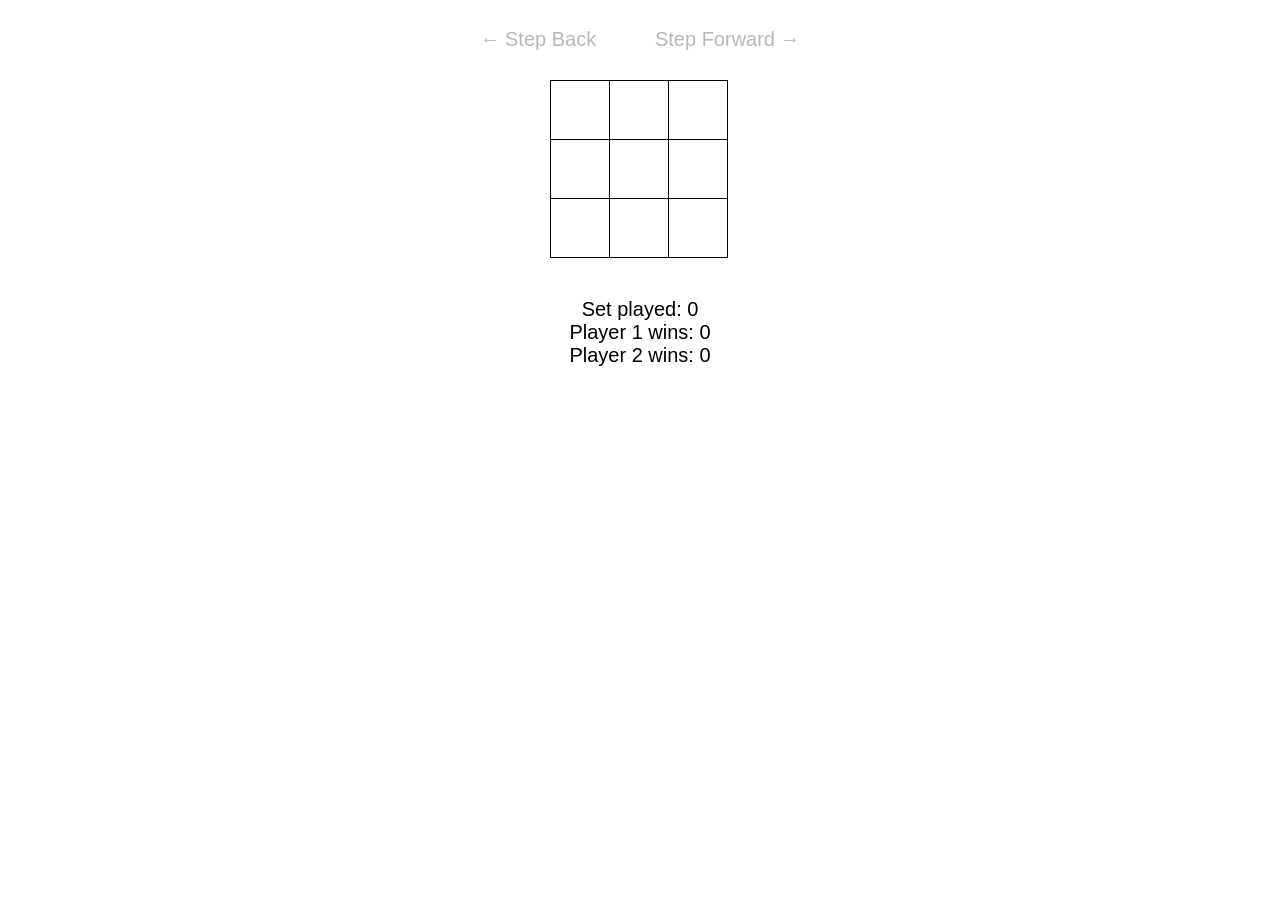
<file: projects/tic-tac-toe/index.html>
<!doctype html><html lang="en"><head><meta charset="utf-8"/><link rel="icon" href="/projects/tic-tac-toe/favicon.ico"/><meta name="viewport" content="width=device-width,initial-scale=1"/><meta name="theme-color" content="#000000"/><meta name="description" content="Web site created using create-react-app"/><link rel="apple-touch-icon" href="/projects/tic-tac-toe/logo192.png"/><link rel="manifest" href="/projects/tic-tac-toe/manifest.json"/><title>React App</title></head><body><noscript>You need to enable JavaScript to run this app.</noscript><div id="root"></div><script>!function(e){function t(t){for(var n,c,i=t[0],a=t[1],l=t[2],p=0,s=[];p<i.length;p++)c=i[p],Object.prototype.hasOwnProperty.call(o,c)&&o[c]&&s.push(o[c][0]),o[c]=0;for(n in a)Object.prototype.hasOwnProperty.call(a,n)&&(e[n]=a[n]);for(f&&f(t);s.length;)s.shift()();return u.push.apply(u,l||[]),r()}function r(){for(var e,t=0;t<u.length;t++){for(var r=u[t],n=!0,i=1;i<r.length;i++){var a=r[i];0!==o[a]&&(n=!1)}n&&(u.splice(t--,1),e=c(c.s=r[0]))}return e}var n={},o={1:0},u=[];function c(t){if(n[t])return n[t].exports;var r=n[t]={i:t,l:!1,exports:{}};return e[t].call(r.exports,r,r.exports,c),r.l=!0,r.exports}c.m=e,c.c=n,c.d=function(e,t,r){c.o(e,t)||Object.defineProperty(e,t,{enumerable:!0,get:r})},c.r=function(e){"undefined"!=typeof Symbol&&Symbol.toStringTag&&Object.defineProperty(e,Symbol.toStringTag,{value:"Module"}),Object.defineProperty(e,"__esModule",{value:!0})},c.t=function(e,t){if(1&t&&(e=c(e)),8&t)return e;if(4&t&&"object"==typeof e&&e&&e.__esModule)return e;var r=Object.create(null);if(c.r(r),Object.defineProperty(r,"default",{enumerable:!0,value:e}),2&t&&"string"!=typeof e)for(var n in e)c.d(r,n,function(t){return e[t]}.bind(null,n));return r},c.n=function(e){var t=e&&e.__esModule?function(){return e.default}:function(){return e};return c.d(t,"a",t),t},c.o=function(e,t){return Object.prototype.hasOwnProperty.call(e,t)},c.p="/projects/tic-tac-toe/";var i=this["webpackJsonptic-tac"]=this["webpackJsonptic-tac"]||[],a=i.push.bind(i);i.push=t,i=i.slice();for(var l=0;l<i.length;l++)t(i[l]);var f=a;r()}([])</script><script src="/projects/tic-tac-toe/static/js/2.9fe1dd08.chunk.js"></script><script src="/projects/tic-tac-toe/static/js/main.9dcc0816.chunk.js"></script></body></html>
</file>
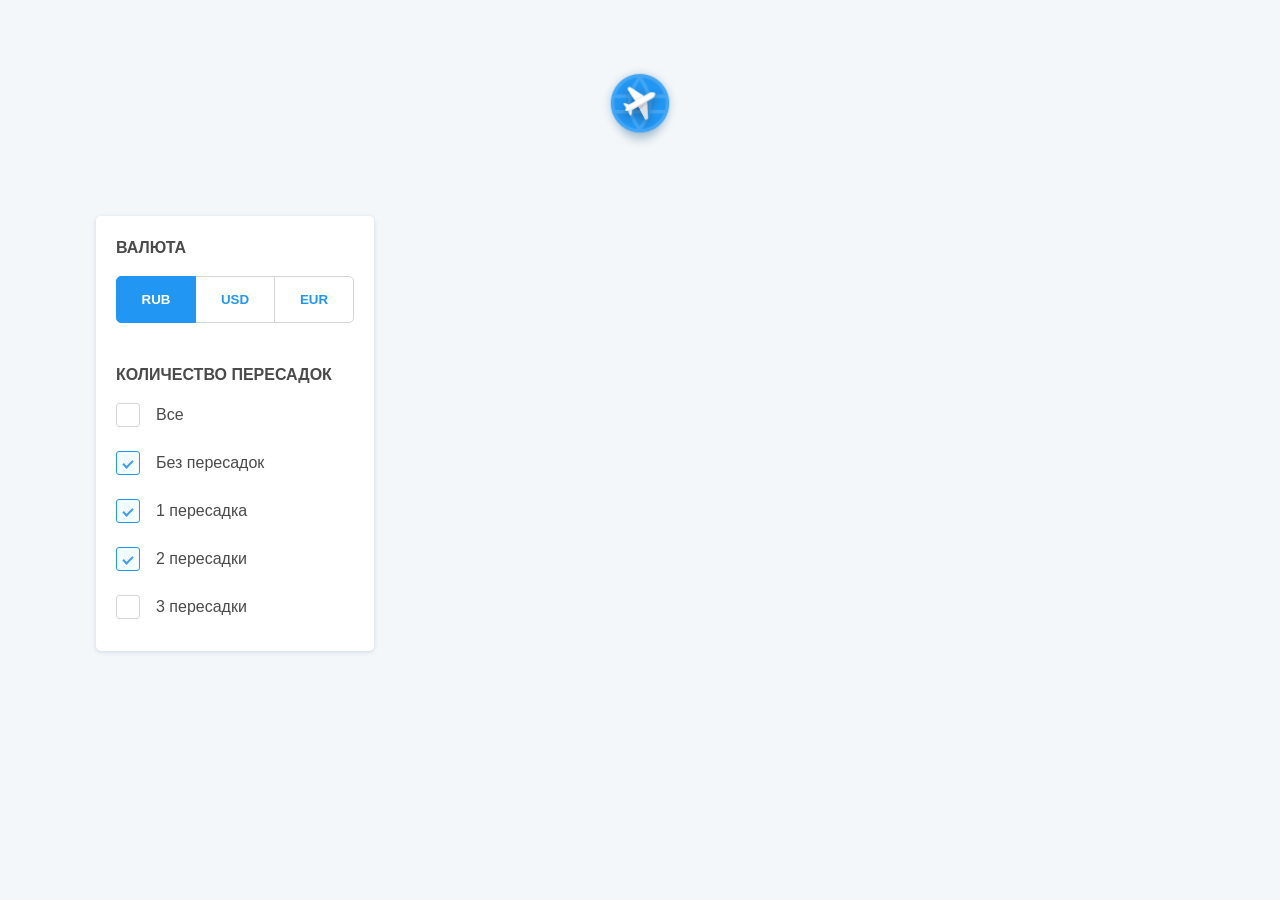
<file: projects/tickets/index.html>
<!doctype html><html lang="en"><head><meta charset="utf-8"/><link rel="shortcut icon" href="/projects/tickets/favicon.ico"/><meta name="viewport" content="width=device-width,initial-scale=1"/><meta name="theme-color" content="#000000"/><meta name="description" content="Web site created using create-react-app"/><link rel="apple-touch-icon" href="logo192.png"/><link rel="manifest" href="/projects/tickets/manifest.json"/><title>React App</title><link href="/projects/tickets/static/css/main.97fd076d.chunk.css" rel="stylesheet"></head><body><noscript>You need to enable JavaScript to run this app.</noscript><div id="root"></div><script>!function(l){function e(e){for(var t,r,n=e[0],o=e[1],u=e[2],c=0,i=[];c<n.length;c++)r=n[c],Object.prototype.hasOwnProperty.call(f,r)&&f[r]&&i.push(f[r][0]),f[r]=0;for(t in o)Object.prototype.hasOwnProperty.call(o,t)&&(l[t]=o[t]);for(s&&s(e);i.length;)i.shift()();return p.push.apply(p,u||[]),a()}function a(){for(var e,t=0;t<p.length;t++){for(var r=p[t],n=!0,o=1;o<r.length;o++){var u=r[o];0!==f[u]&&(n=!1)}n&&(p.splice(t--,1),e=c(c.s=r[0]))}return e}var r={},f={1:0},p=[];function c(e){if(r[e])return r[e].exports;var t=r[e]={i:e,l:!1,exports:{}};return l[e].call(t.exports,t,t.exports,c),t.l=!0,t.exports}c.m=l,c.c=r,c.d=function(e,t,r){c.o(e,t)||Object.defineProperty(e,t,{enumerable:!0,get:r})},c.r=function(e){"undefined"!=typeof Symbol&&Symbol.toStringTag&&Object.defineProperty(e,Symbol.toStringTag,{value:"Module"}),Object.defineProperty(e,"__esModule",{value:!0})},c.t=function(t,e){if(1&e&&(t=c(t)),8&e)return t;if(4&e&&"object"==typeof t&&t&&t.__esModule)return t;var r=Object.create(null);if(c.r(r),Object.defineProperty(r,"default",{enumerable:!0,value:t}),2&e&&"string"!=typeof t)for(var n in t)c.d(r,n,function(e){return t[e]}.bind(null,n));return r},c.n=function(e){var t=e&&e.__esModule?function(){return e.default}:function(){return e};return c.d(t,"a",t),t},c.o=function(e,t){return Object.prototype.hasOwnProperty.call(e,t)},c.p="/projects/tickets/";var t=window["webpackJsonptickets-search"]=window["webpackJsonptickets-search"]||[],n=t.push.bind(t);t.push=e,t=t.slice();for(var o=0;o<t.length;o++)e(t[o]);var s=n;a()}([])</script><script src="/projects/tickets/static/js/2.8b628b52.chunk.js"></script><script src="/projects/tickets/static/js/main.aedf20a6.chunk.js"></script></body></html>
</file>
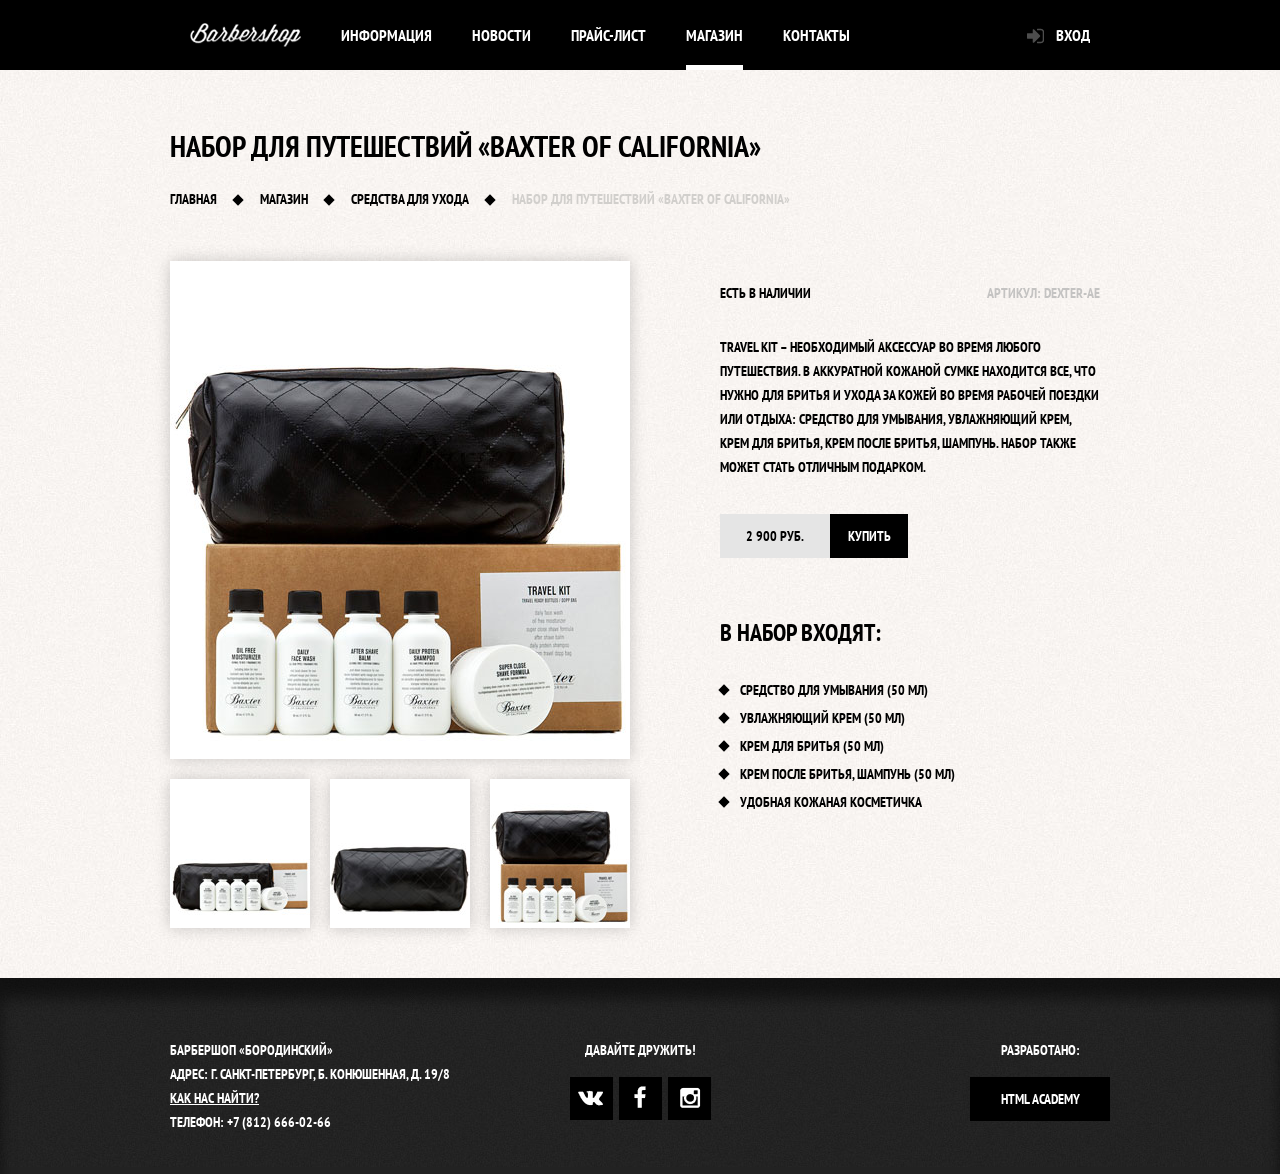
<file: projects/barbershop/item.html>
<!DOCTYPE html>
  <html lang="ru">
	<head>
	  <meta charset="utf-8">
	  <title>Набор для путешествий «Baxter of California»</title>
	  <link rel="stylesheet" type="text/css" href="style/normalize.css">
	  <link rel="stylesheet" type="text/css" href="style/main.css">
	  <link href='https://fonts.googleapis.com/css?family=PT+Sans+Narrow:400,700&subset=latin,cyrillic' rel='stylesheet' type='text/css'>
	</head>
	<body class="inner-page">
	  
	  <header class="main-header">
	  	<div class="container clearfix">
	  	  <nav class="main-navigation">
	  	    <a class="inner-logo" href="index.html">
	  		  <img src="img/inner-logo.png" width="111px" height="24px" alt="Барбершоп «Бородинский»">
	  	    </a>
	  		<ul>
	  		  <li>
	  		    <a href="#">Информация</a>
	  		  </li>
	  		  <li>
	  		    <a href="#">Новости</a>
	  		  </li>
	  		  <li>
	  		    <a href="price.html">Прайс-лист</a>
	  		  </li>
	  		  <li class="active">
	  		    <a href="#">Магазин</a>
	  		  </li>
	  		  <li>
	  		    <a href="#">Контакты</a>
	  		  </li>
	  		</ul>
	  	  </nav>
	  	  <div class="user-block">
	  	    <a class="login" href="#">Вход</a>
	  	  </div>
	  	</div>
	  </header>

	  <main class="container">
		<div class="inner-page-title">
		  <h1>Набор для путешествий «Baxter of California»</h1>
		  <ul class="breadcrumbs">
		  	<li><a href="index.html">Главная</a></li>
		  	<li><a href="#">Магазин</a></li>
		  	<li><a href="shop-means-for-care.html">Средства для ухода</a></li>
		  	<li class="current">Набор для путешествий «Baxter of California»</li>
		  </ul>
		</div>

		<div class="item-content clearfix">
			<div class="item-colums-left">
					<div class="item-picture-main">
						<img src="img/item-travel-kit-baxter-big-460x498.jpg" width="460px" height="498px">
					</div>
					<div class="item-picture-catalog">
						<img class="picture-left" src="img/item-travel-kit-baxter-catalog1-140x149.jpg" width="140px" height="149px">
						<img class="picture-middle" src="img/item-travel-kit-baxter-catalog2-140x149.jpg" width="140px" height="149px">
						<img class="picture-right" src="img/item-travel-kit-baxter-catalog3-140x149.jpg" width="140px" height="149px">
					</div>	
			</div>
			<div class="item-colums-right">
				<div class="item-status clearfix">
					<span class="item-available">Есть в наличии</span>
					<span class="item-vendor-code">Артикул: dexter-ae</span>
				</div>
				<p>
					Travel Kit – необходимый аксессуар во время любого путешествия.
					В аккуратной кожаной сумке находится все, что нужно для бритья 
					и ухода за кожей во время рабочей поездки или отдыха: средство 
					для умывания, увлажняющий крем, крем для бритья, крем после бритья, 
					шампунь. Набор также может стать отличным подарком.
				</p>
				<div class="unit-price-container">
					<span class="unit-price">2 900 руб.</span>
					<button class="btn" type="button">Купить</button>
				</div>
				<h2>В набор входят:</h2>
				<ul class="list-rhomb compressed">
					<li>Средство для умывания (50 мл)</li>
					<li>Увлажняющий крем (50 мл)</li>
					<li>Крем для бритья (50 мл)</li>
					<li>Крем после бритья, шампунь (50 мл)</li>
					<li>Удобная кожаная косметичка</li>
				</ul>
			</div>
		</div>
	  </main>

	  <footer class="main-footer">
	    <div class="container clearfix">
	      <section class="footer-contacts">
	      	Барбершоп «Бородинский»<br>
	  	  	Адрес: г. Санкт-Петербург, Б. Конюшенная, д. 19/8<br>
	  	  	<a href="#">Как нас найти?</a><br>
	  	  	Телефон: +7 (812) 666-02-66
	      </section>
	      <section class="footer-social">
	        <p>Давайте дружить!</p>
	        <a href="#" class="social-btn social-btn-vk">Вконтакте</a>
	        <a href="#" class="social-btn social-btn-fb">Фейсбук</a>
	        <a href="#" class="social-btn social-btn-inst">Инстаграм</a>
	      </section>
	      <section class="footer-copyright">
	        <p>Разработано:</p>
	        <a href="https://htmlacademy.ru" class="btn">HTML Academy</a>
	      </section>
	    </div>
	  </footer>

	  <div class="modal-content">
	    <button class="modal-content-close" type="button" title="Закрыть"></button>
		<h2 class="modal-content-title">Личный кабинет</h2>
		<p>Введите пожалуйста свой логин и пароль</p>
		<form class="login-form" action="https://echo.htmlacademy.ru" method="post">
			<input class="icon-user" type="text" name="login" placeholder="Логин">
			<input class="icon-password" type="password" name="password" placeholder="Пароль">
			<label class="login-checkbox">
				<input type="checkbox" name="remember">
				<span class="checkbox-indicator"></span>
				Запомните меня
			</label>
			<a class="restore" href="#">Я забыл пароль!</a>
			<button type="submit" class="btn">Войти</button>
		</form>
	  </div>

	  <div class="modal-overlay"></div>

	<script src="js/popup.js"></script>

	</body>
</html>
</file>
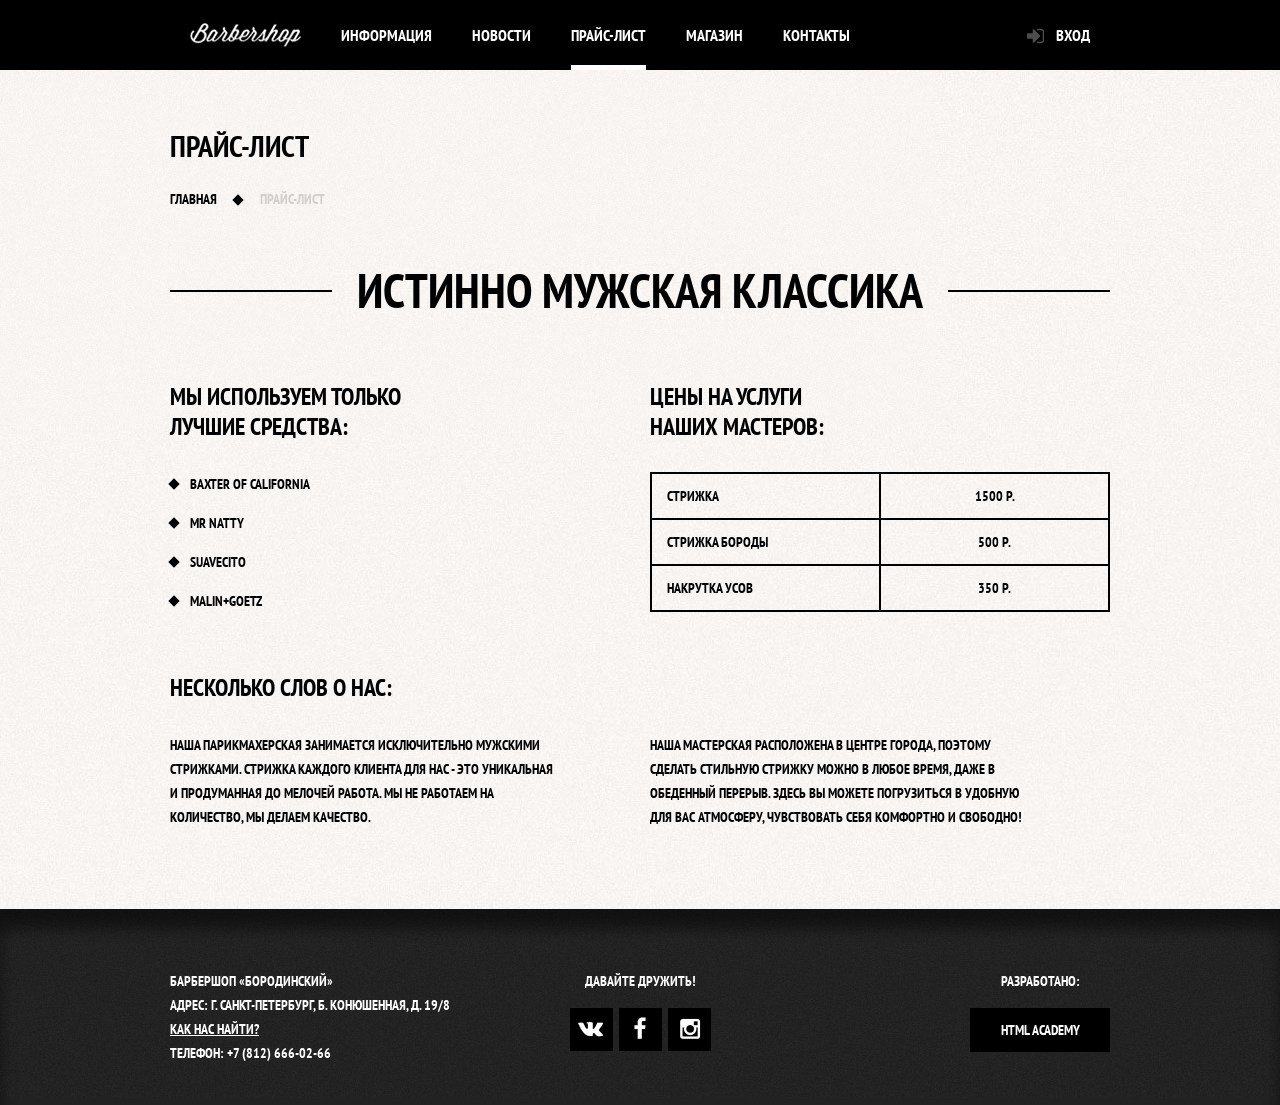
<file: projects/barbershop/price.html>
<!DOCTYPE html>
  <html lang="ru">
	<head>
	  <meta charset="utf-8">
	  <title>Прайс - Барбершоп «Бородинский»</title>
	  <link rel="stylesheet" type="text/css" href="style/normalize.css">
	  <link rel="stylesheet" type="text/css" href="style/main.css">
	  <link href='https://fonts.googleapis.com/css?family=PT+Sans+Narrow:400,700&subset=latin,cyrillic' rel='stylesheet' type='text/css'>
	</head>
	<body class="inner-page">
	  
	  <header class="main-header">
	  	<div class="container clearfix">
	  	  <nav class="main-navigation">
	  	    <a class="inner-logo" href="index.html">
	  		  <img src="img/inner-logo.png" width="111px" height="24px" alt="Барбершоп «Бородинский»">
	  	    </a>
	  		<ul>
	  		  <li>
	  		    <a href="#">Информация</a>
	  		  </li>
	  		  <li>
	  		    <a href="#">Новости</a>
	  		  </li>
	  		  <li class="active">
	  		    <span>Прайс-лист</span>
	  		  </li>
	  		  <li>
	  		    <a href="shop-means-for-care.html">Магазин</a>
	  		  </li>
	  		  <li>
	  		    <a href="#">Контакты</a>
	  		  </li>
	  		</ul>
	  	  </nav>
	  	  <div class="user-block">
	  	    <a class="login" href="#">Вход</a>
	  	  </div>
	  	</div>
	  </header>

	  <main class="container">
		<div class="inner-page-title">
		  <h1>Прайс-лист</h1>
		  <ul class="breadcrumbs">
		  	<li><a href="index.html">Главная</a></li>
		  	<li class="current">Прайс-лист</li>
		  </ul>
		</div>
		<div class="inner-content">
		  <div class="content-big-title">
		  	<h2>Истинно мужская классика</h2>
		  </div>
		  <div class="inner-colums clearfix">
		    <div class="inner-colums-left">
		      <h2>Мы используем только<br>лучшие средства:</h2>
		      <ul class="list-rhomb">
		  	    <li>Baxter of California</li>
		  	    <li>Mr Natty</li>
		  		<li>Suavecito</li>
		  		<li>Malin+Goetz</li>
		  	  </ul>
		  	</div>
		  	<div class="inner-colums-right">
		  	  <h2>Цены на услуги<br>наших мастеров:</h2>
		  	  <table class="prices-table">
		  		<tr>
		  	  	  <td>Стрижка</td>
		  	  	  <td>1500 р.</td>
		  		</tr>
		  		<tr>
		  	  	  <td>Стрижка бороды</td>
		  	  	  <td>500 р.</td>
		  		</tr>
		  		<tr>
		  	  	  <td>Накрутка усов</td>
		  	  	  <td>350 р.</td>
		  		</tr>
		  	  </table>
		  	</div>
		  </div>
		  <div class="inner-colums clearfix">
		  	  <h2>Несколько слов о нас:</h2>
		  	  <div class="inner-colums-left">
		  	    <p class="short-text">
		  		  Наша парикмахерская занимается исключительно
		  		  мужскими стрижками. Стрижка каждого клиента
		  		  для нас - это уникальная и продуманная до мелочей
		  		  работа. Мы не работаем на количество, мы делаем
		  		  качество. 
		  	    </p>
		  	  </div>
		  	  <div class="inner-colums-right">
		  	  	<p class="short-text">
		  		  Наша мастерская расположена в центре города, поэтому
		  		  сделать стильную стрижку можно в любое время, даже в
		  		  обеденный перерыв. Здесь вы можете погрузиться в удобную
		  		  для вас атмосферу, чувствовать себя комфортно и свободно!
		  	  	</p>
		  	  </div>
		  </div>
		</div>
	  </main>

	  <footer class="main-footer">
	    <div class="container clearfix">
	      <section class="footer-contacts">
	      	Барбершоп «Бородинский»<br>
	  	  	Адрес: г. Санкт-Петербург, Б. Конюшенная, д. 19/8<br>
	  	  	<a href="#">Как нас найти?</a><br>
	  	  	Телефон: +7 (812) 666-02-66
	      </section>
	      <section class="footer-social">
	        <p>Давайте дружить!</p>
	        <a href="#" class="social-btn social-btn-vk">Вконтакте</a>
	        <a href="#" class="social-btn social-btn-fb">Фейсбук</a>
	        <a href="#" class="social-btn social-btn-inst">Инстаграм</a>
	      </section>
	      <section class="footer-copyright">
	        <p>Разработано:</p>
	        <a href="https://htmlacademy.ru" class="btn">HTML Academy</a>
	      </section>
	    </div>
	  </footer>

	  <div class="modal-content">
	    <button class="modal-content-close" type="button" title="Закрыть"></button>
		<h2 class="modal-content-title">Личный кабинет</h2>
		<p>Введите пожалуйста свой логин и пароль</p>
		<form class="login-form" action="https://echo.htmlacademy.ru" method="post">
			<input class="icon-user" type="text" name="login" placeholder="Логин">
			<input class="icon-password" type="password" name="password" placeholder="Пароль">
			<label class="login-checkbox">
				<input type="checkbox" name="remember">
				<span class="checkbox-indicator"></span>
				Запомните меня
			</label>
			<a class="restore" href="#">Я забыл пароль!</a>
			<button type="submit" class="btn">Войти</button>
		</form>
	  </div>

	  <div class="modal-overlay"></div>

	<script src="js/popup.js"></script>

	</body>
</html>
</file>
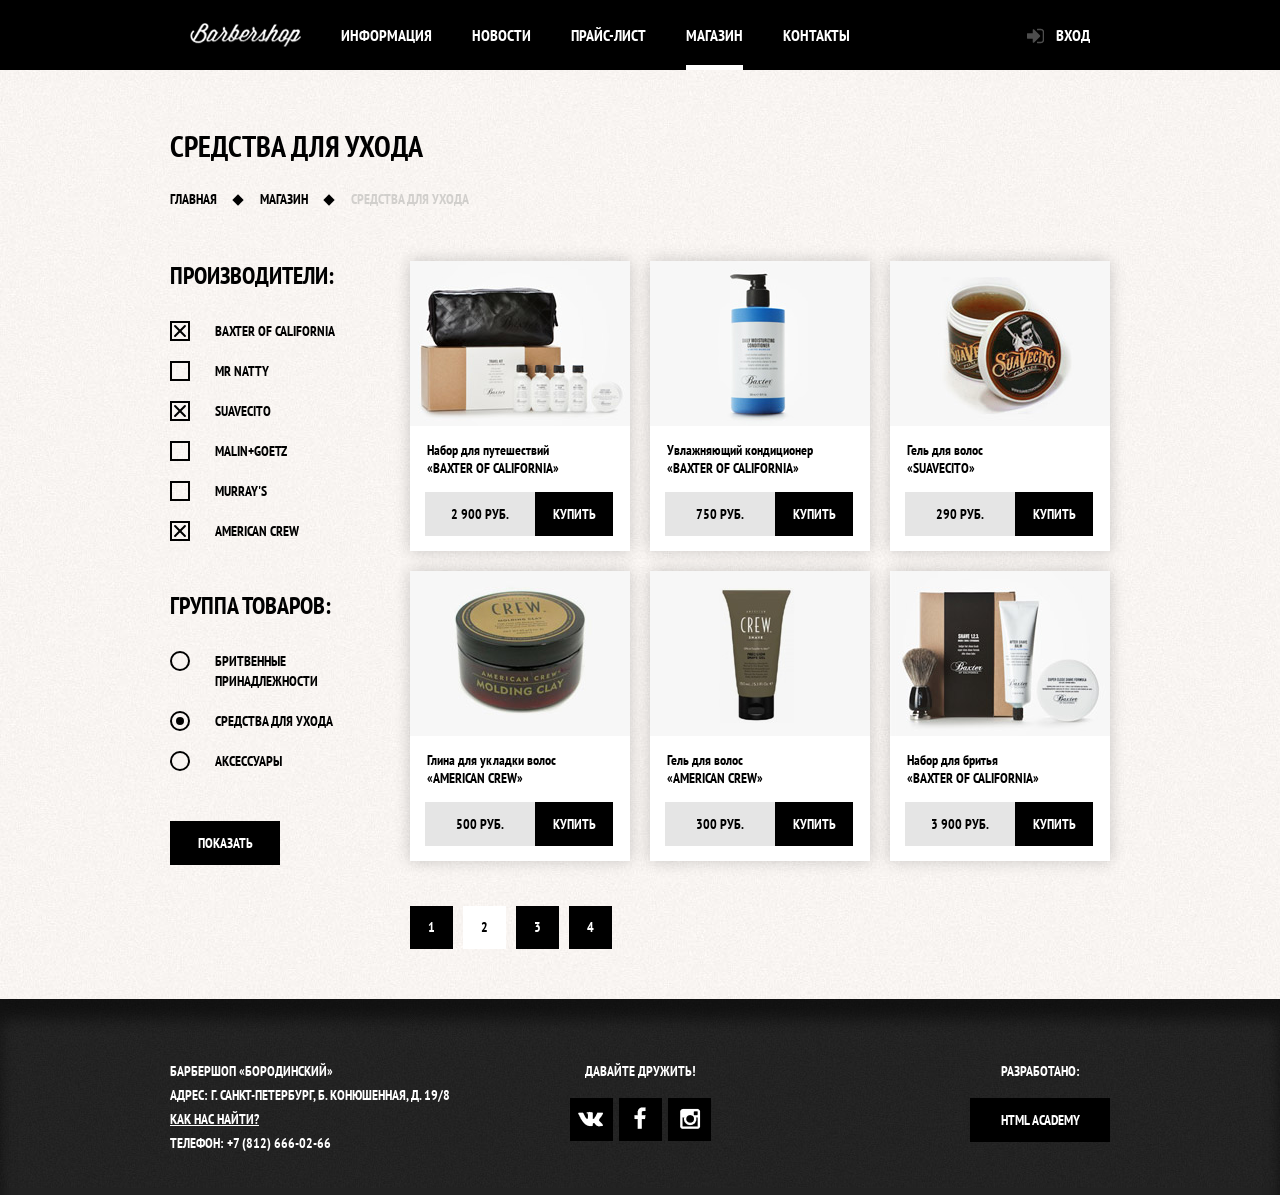
<file: projects/barbershop/shop-means-for-care.html>
<!DOCTYPE html>
  <html lang="ru">
	<head>
	  <meta charset="utf-8">
	  <title>Средства для ухода - Барбершоп «Бородинский»</title>
	  <link rel="stylesheet" type="text/css" href="style/normalize.css">
	  <link rel="stylesheet" type="text/css" href="style/main.css">
	  <link href='https://fonts.googleapis.com/css?family=PT+Sans+Narrow:400,700&subset=latin,cyrillic' rel='stylesheet' type='text/css'>
	</head>
	<body class="shop-page">
	  
	  <header class="main-header">
	  	<div class="container clearfix">
	  	  <nav class="main-navigation">
	  	    <a class="inner-logo" href="index.html">
	  		  <img src="img/inner-logo.png" width="111" height="24" alt="Барбершоп «Бородинский»">
	  	    </a>
	  		<ul>
	  		  <li>
	  		    <a href="#">Информация</a>
	  		  </li>
	  		  <li>
	  		    <a href="#">Новости</a>
	  		  </li>
	  		  <li>
	  		    <a href="price.html">Прайс-лист</a>
	  		  </li>
	  		  <li class="active">
	  		    <a href="#">Магазин</a>
	  		  </li>
	  		  <li>
	  		    <a href="#">Контакты</a>
	  		  </li>
	  		</ul>
	  	  </nav>
	  	  <div class="user-block">
	  	    <a class="login" href="#">Вход</a>
	  	  </div>
	  	</div>
	  </header>

	  <main class="container">
		<div class="inner-page-title">
		  <h1>Средства для ухода</h1>
		  <ul class="breadcrumbs">
		  	<li><a href="index.html">Главная</a></li>
		  	<li><a href="#">Магазин</a></li>
		  	<li class="current">Средства для ухода</li>
		  </ul>
		</div>
		
		
		<div class="shop-content clearfix">
			<div class="shop-colums-left">
				<form class="filter-form" action="https://echo.htmlacademy.ru" method="get">
					<div class="group-of-filters">
						<h3>Производители:</h3>
						<label class="filter-point">
							<input type="checkbox" name="baxter-of-california" checked>
							<span class="checkbox-indicator"></span>
							Baxter of California
						</label>
						<label class="filter-point">
							<input type="checkbox" name="mr.natty">
							<span class="checkbox-indicator"></span>
							Mr Natty
						</label>
						<label class="filter-point">
							<input type="checkbox" name="suavecito" checked>
							<span class="checkbox-indicator"></span>
							Suavecito
						</label>
						<label class="filter-point">
							<input type="checkbox" name="malin+goetz">
							<span class="checkbox-indicator"></span>
							Malin+Goetz
						</label>
						<label class="filter-point">
							<input type="checkbox" name="murrays">
							<span class="checkbox-indicator"></span>
							Murray's
						</label>
						<label class="filter-point">
							<input type="checkbox" name="american-crew" checked>
							<span class="checkbox-indicator"></span>
							American Crew
						</label>
					</div>
					<div class="group-of-filters">
						<h3>Группа товаров:</h3>
						<label class="filter-point">
							<input type="radio" name="goods" value="razor-acc">
							<span class="checkbox-indicator"></span>
							Бритвенные принадлежности
						</label>
						<label class="filter-point">
							<input type="radio" name="goods" value="means-for-care" checked>
							<span class="checkbox-indicator"></span>
							Средства для ухода
						</label>
						<label class="filter-point">
							<input type="radio" name="goods" value="accessory">
							<span class="checkbox-indicator"></span>
							Аксессуары
						</label>
					</div>
					<button class="btn" type="submit">Показать</button>
				</form>
			</div>
			<div class="shop-colums-right">
				<div class="shop-showcase">
					<article class="shop-commodity-unit">
						<a class="unit-image" href="item.html">
							<img src="img/item-travel-kit-baxter-small-220x165.jpg" width="220" height="165" alt="Набор для путешествий «Baxter of California»" title="Набор для путешествий «Baxter of California»">
						</a>
						<h2>
							<span class="unit-type">Набор для путешествий</span>
							«Baxter of California»
						</h2>
						<div class="unit-price-container">
							<span class="unit-price">2 900 руб.</span>
							<button class="btn" type="button">Купить</button>	
						</div>
					</article>
					<article class="shop-commodity-unit">
						<a class="unit-image" href="#">
							<img src="img/item-moisturizing-cond-baxter-small-220x165.jpg" width="220" height="165" alt="Увлажняющий кондиционер «Baxter of California»" title="Увлажняющий кондиционер «Baxter of California»">
						</a>
						<h2>
							<span class="unit-type">Увлажняющий кондиционер</span>
							«Baxter of California»
						</h2>
						<div class="unit-price-container">
							<span class="unit-price">750 руб.</span>
							<button class="btn" type="button">Купить</button>
						</div>
					</article>
					<article class="shop-commodity-unit">
						<a class="unit-image" href="#">
							<img src="img/item-gel-hair-suavecito-small-220x165.jpg" width="220" height="165" alt="Гель для волос «Suavecito»" title="Гель для волос «Suavecito»">
						</a>
						<h2>
							<span class="unit-type">Гель для волос</span>
							«Suavecito»
						</h2>
						<div class="unit-price-container">
							<span class="unit-price">290 руб.</span>
							<button class="btn" type="button">Купить</button>
						</div>
					</article>
					<article class="shop-commodity-unit">
						<a class="unit-image" href="#">
							<img src="img/item-molding-clay-americancrew-small-220x165.jpg" width="220" height="165" alt="Глина для укладки волос «American Crew»" title="Глина для укладки волос «American Crew»">
						</a>
						<h2>
							<span class="unit-type">Глина для укладки волос</span>
							«American Crew»
						</h2>
						<div class="unit-price-container">
							<span class="unit-price">500 руб.</span>
							<button class="btn" type="button">Купить</button>
						</div>
					</article>
					<article class="shop-commodity-unit">
						<a class="unit-image" href="#">
							<img src="img/item-gel-hair-americancrew-small-220x165.jpg" width="220" height="165" alt="Гель для волос «American Crew»" title="Гель для волос «American Crew»">
						</a>
						<h2>
							<span class="unit-type">Гель для волос</span>
							«American Crew»
						</h2>
						<div class="unit-price-container">
							<span class="unit-price">300 руб.</span>
							<button class="btn" type="button">Купить</button>
						</div>
					</article>
					<article class="shop-commodity-unit">
						<a class="unit-image" href="#">
							<img src="img/item-shaving-kit-baxter-small-220x165.jpg" width="220" height="165" alt="Набор для бритья «Baxter of California»" title="Набор для бритья «Baxter of California»">
						</a>
						<h2>
							<span class="unit-type">Набор для бритья</span>
							«Baxter of California»
						</h2>
						<div class="unit-price-container">
							<span class="unit-price">3 900 руб.</span>
							<button class="btn" type="button">Купить</button>
						</div>
					</article>
				</div>
				<div class="page-cross">
					<a class="btn" href="#">1</a>
					<span class="btn on-page">2</span>
					<a class="btn" href="#">3</a>
					<a class="btn" href="#">4</a>
				</div>
			</div>
		</div>
	  </main>

	  <footer class="main-footer">
	    <div class="container clearfix">
	      <section class="footer-contacts">
	      	Барбершоп «Бородинский»<br>
	  	  	Адрес: г. Санкт-Петербург, Б. Конюшенная, д. 19/8<br>
	  	  	<a href="#">Как нас найти?</a><br>
	  	  	Телефон: +7 (812) 666-02-66
	      </section>
	      <section class="footer-social">
	        <p>Давайте дружить!</p>
	        <a href="#" class="social-btn social-btn-vk">Вконтакте</a>
	        <a href="#" class="social-btn social-btn-fb">Фейсбук</a>
	        <a href="#" class="social-btn social-btn-inst">Инстаграм</a>
	      </section>
	      <section class="footer-copyright">
	        <p>Разработано:</p>
	        <a href="https://htmlacademy.ru" class="btn">HTML Academy</a>
	      </section>
	    </div>
	  </footer>

	  <div class="modal-content">
	    <button class="modal-content-close" type="button" title="Закрыть"></button>
		<h2 class="modal-content-title">Личный кабинет</h2>
		<p>Введите пожалуйста свой логин и пароль</p>
		<form class="login-form" action="https://echo.htmlacademy.ru" method="post">
			<input class="icon-user" type="text" name="login" placeholder="Логин">
			<input class="icon-password" type="password" name="password" placeholder="Пароль">
			<label class="login-checkbox">
				<input type="checkbox" name="remember">
				<span class="checkbox-indicator"></span>
				Запомните меня
			</label>
			<a class="restore" href="#">Я забыл пароль!</a>
			<button type="submit" class="btn">Войти</button>
		</form>
	  </div>

	  <div class="modal-overlay"></div>

	<script src="js/popup.js"></script>

	</body>
</html>
</file>
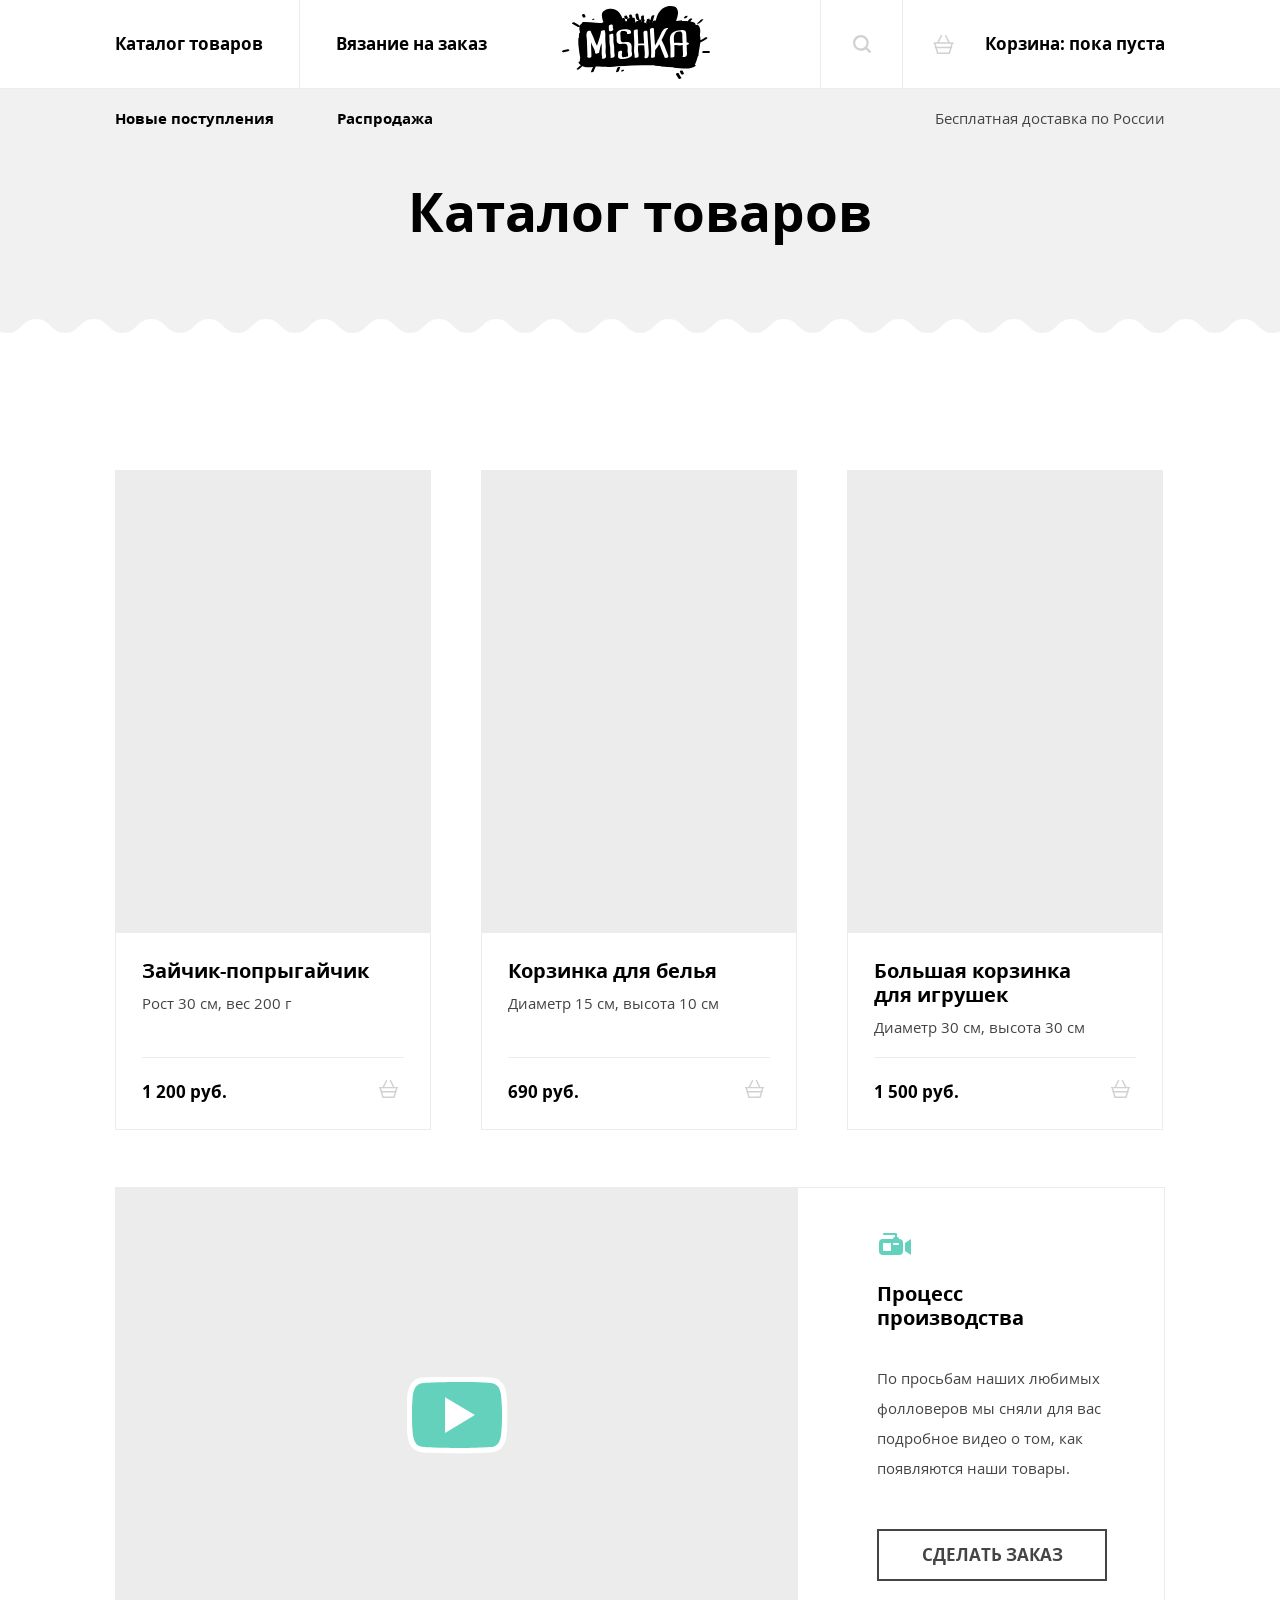
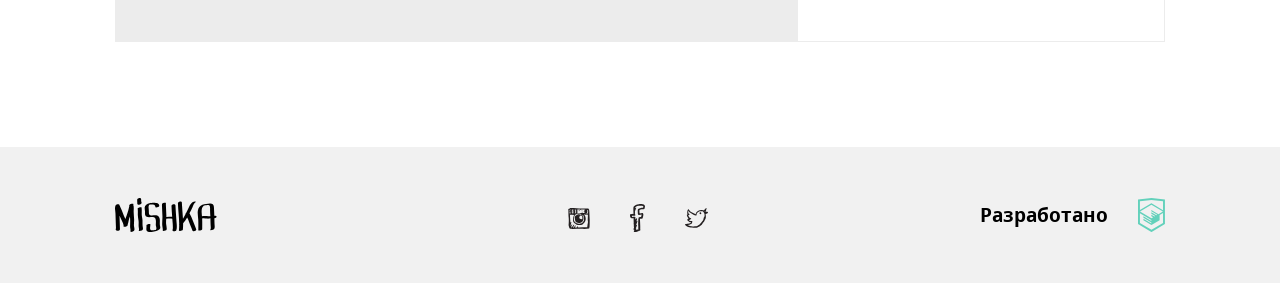
<file: projects/mishka/catalog.html>
<!DOCTYPE html><html lang="ru"><head><meta charset="utf-8"><meta name="viewport" content="width=device-width,initial-scale=1"><title>Каталог товаров</title><link rel="stylesheet" href="css/style.min.css"><script>// Picture element HTML5 shiv
      document.createElement( "picture" );</script><script src="js/picturefill.js" async=""></script></head><body class="page"><div style="display:none"><svg xmlns="http://www.w3.org/2000/svg"><symbol id="icon-cart" viewbox="264.205 370.961 20.294 18.849"><path d="M283.75 378.19h-3.151l-3.407-6.814a.75.75 0 1 0-1.341.671l3.071 6.143h-9.138l3.072-6.143a.75.75 0 0 0-1.341-.671l-3.407 6.814h-3.151a.75.75 0 0 0 0 1.5h.157l.855 2.991a.737.737 0 0 0-.316.595c0 .396.309.71.697.739l1.656 5.795h12.697l1.656-5.795a.745.745 0 0 0 .698-.739.738.738 0 0 0-.316-.596l.854-2.991h.157a.75.75 0 1 0-.002-1.499zm-4.181 10.121h-10.433l-1.224-4.284h12.881l-1.224 4.284zm1.653-5.785h-13.739l-.81-2.836h15.359l-.81 2.836z"></path></symbol><symbol id="icon-fb" viewbox="56.519 49.996 14.962 27.718"><path d="M68.181 55.188c1.026.029 1.993 0 2.681-.3.391-.818.556-1.854.619-2.989-.19-.015-.062-.337-.207-.399-.029-.202-.278-.195-.309-.398-.277-.165-.457-.422-.723-.598-.727-.162-1.44-.335-2.164-.499-.849.044-1.895-.103-2.58.1-2.619-.04-3.997 1.12-5.259 2.392-.023.078-.003.197-.105.199-.574 1.587-.125 3.621-.204 5.581.099.436.107.958.204 1.395-.998.296-2.212.387-3.402.499-.317.324-.178 1.089-.206 1.693.085.583.278 1.06.413 1.595.211.193.596.396.825.498.065.029.071.082.103.1.506.268 1.451.008 2.268.1-.136 1.978.256 3.915 0 5.68.007.327.295.382.208.798-.001.963-.067 1.99.208 2.69-.287.455-.497.982-.415 1.794.122.016.114.157.105.299-.075.47.643.175.515.698.162.456-.428.184-.413.498v.896c.53.285 1.462.182 2.268.199.908-.419 2.188-.479 2.785-1.196.459.235.916-.014 1.238-.199-.018-.315.273-.333.205-.698-.004-.328-.173-.496-.103-.896v-2.89c-.206-2.293-.048-4.938-.309-7.176.888-.105 1.917-.075 2.578-.398.357-.451.377-1.23.516-1.895.177-.226.221-.583.206-.996.19-.213.068-.729.104-1.096-.141-.595-.168-1.3-.825-1.39-.884-.235-2.043.595-2.991.299.049-1.134-.293-2.342 0-3.388.746-.181 1.446-.4 2.166-.602zm-3.818 4.783c.117.254.254.486.414.698.079.022.203.003.205.101a10.319 10.319 0 0 0 3.096-.299c0 .998-.271 1.733-.518 2.492-.662.045-1.467.3-1.958.198-.276.165-.372.506-.62.698-.049.441.142.495 0 .797-.201.137-.055.611-.205.796v1.496c.085.281-.146.258-.104.497v3.488c-.085.281.146.258.104.498v2.989c.063.271-.132.791.103.896-.07.364-.412-.021-.824.1-.528.122-.926.369-1.548.4.117-.353.32-.622.311-1.097.049-.381-.365-.312-.516-.49.193-.644.562-1.117.722-1.793.197-.515.714-1.298.31-1.794-.522-.105-.521.293-.826.398-.022.077-.002.196-.103.199-.023.077-.003.196-.103.199.01.12-.151.062 0 0 .022-.078.002-.197.103-.199.023-.077.002-.197.103-.199v-.299c.368-.575.67-1.214.826-1.993.191-.28.283-.656.412-.997.156-.262.34-.869.104-1.195-.517.033-.796.295-.93.697-.32-.189.161-.434.104-.697.138-.231.169-.566.309-.797.202-.413.564-1.304 0-1.596-.438-.023-.612.207-.723.498-.214.191-.43.383-.516.698-.373-.07-.143-.727-.206-1.097-.067-.52.122-.899 0-1.195-.56-.799-2.026-.105-3.197-.299-.108-.307-.222-.984-.104-1.195 1.045-.088 2.479.201 3.197-.199.024-.078.003-.197.104-.199.094-.723-.271-1-.515-1.396.232-.806.04-2.02.104-2.989.233-.141.328-.414.515-.598.112-.955.673-1.476.722-2.49-.273.001-.607-.055-.619.199-.302-.114-.382.479-.515.199-.112-.541.246-.626.309-.997.599-.418 1.212-.82 1.856-1.195 1.741-.244 4.648-.449 6.086.198.051.616-.287.854-.207 1.496h-1.546c-1.092.24-1.987.672-2.991.997-.24.066-.276.331-.516.398-.036.396-.225.646-.311.996-.079 1.431.133 2.589.102 3.978z"></path></symbol><symbol id="icon-feature-ball"><path d="M.286 14.069a17.244 17.244 0 0 0 .008 6.301l4.121-3.21-4.129-3.091zM24.403 1.585C19.62-.623 13.959-.559 9.149 1.992l7.513 5.625 7.741-6.032zm9.498 11.59l-4.811 3.748 4.936 3.695a17.248 17.248 0 0 0-.125-7.443zM9.209 32.414c4.844 2.534 10.724 2.65 15.73.113l-8.096-6.062-7.634 5.949zM7.914 14.433L1.681 9.767c-.32.669-.595 1.356-.825 2.056l5.308 3.974 1.75-1.364zm10.679 10.669l8.336 6.242a17.184 17.184 0 0 0 1.74-1.372l-8.326-6.234-1.75 1.364zm-7.18-13.395L4.002 6.158a17.073 17.073 0 0 0-1.269 1.723l6.931 5.189 1.749-1.363zm10.68 10.668l8.092 6.059c.471-.544.904-1.112 1.297-1.701l-7.639-5.721-1.75 1.363zM14.913 8.98L7.196 3.203a17.436 17.436 0 0 0-1.709 1.394l7.676 5.747 1.75-1.364zm10.679 10.669l6.972 5.221c.33-.662.615-1.341.855-2.033l-6.077-4.55-1.75 1.362zm.856-16.943L.88 22.626c.233.698.513 1.386.839 2.059l26.52-20.663a17.006 17.006 0 0 0-1.791-1.316zm4.295 3.918a17.418 17.418 0 0 0-.939-1.106L2.786 26.567a17.144 17.144 0 0 0 1.279 1.717l27.09-21.108c-.134-.186-.269-.37-.412-.552zm1.555 2.375L5.552 29.838c.544.501 1.114.962 1.708 1.382l25.962-20.228a17.158 17.158 0 0 0-.924-1.993z"></path></symbol><symbol id="icon-feature-flower" viewbox="8.014 4.35 31.972 37.301"><path d="M24 41.65c8.827 0 15.986-7.159 15.986-15.986C31.158 25.664 24 32.822 24 41.65zM12.641 20.78a4.442 4.442 0 0 0 4.44 4.441c.932 0 1.803-.294 2.513-.782l-.036.337c0 2.451 1.99 4.441 4.441 4.441s4.44-1.99 4.44-4.441l-.036-.337a4.396 4.396 0 0 0 2.514.782c2.451 0 4.44-1.99 4.44-4.441a4.418 4.418 0 0 0-2.54-3.997 4.434 4.434 0 0 0 2.54-3.997 4.441 4.441 0 0 0-6.954-3.659l.037-.337a4.441 4.441 0 0 0-8.881 0l.036.337a4.392 4.392 0 0 0-2.513-.781 4.442 4.442 0 0 0-4.44 4.44 4.42 4.42 0 0 0 2.54 3.997 4.42 4.42 0 0 0-2.541 3.997zM24 12.343a4.441 4.441 0 0 1 4.44 4.44 4.441 4.441 0 0 1-8.881 0c0-2.451 1.99-4.44 4.441-4.44zM8.014 25.664c0 8.827 7.158 15.986 15.986 15.986 0-8.828-7.158-15.986-15.986-15.986z"></path></symbol><symbol id="icon-feature-gift" viewbox="239.665 239.757 32.666 32.486"><path d="M242.56 272.243h12.504v-13.91H242.56v13.91zm28.182-23.62h-7.335c.521-.267.984-.549 1.396-.845 1.588-1.133 2.424-2.57 2.42-3.999.002-1.169-.556-2.202-1.359-2.901a4.585 4.585 0 0 0-3.016-1.121c-1.22-.001-2.352.421-3.32 1.069-1.459.979-2.606 2.451-3.424 4.067-.039.079-.078.157-.115.236a12.944 12.944 0 0 0-1.041-1.792c-.691-.985-1.523-1.86-2.497-2.511-.97-.646-2.103-1.069-3.322-1.069-1.213.004-2.323.514-3.155 1.295-.828.783-1.41 1.885-1.412 3.135-.002.73.211 1.494.649 2.188.552.872 1.424 1.628 2.633 2.248h-6.588c-.878 0-1.591.712-1.591 1.59v5.897h15.396v-7.488h1.873v7.488h15.396v-5.897a1.585 1.585 0 0 0-1.588-1.59m-22.362-2.339c-.622-.391-1-.785-1.22-1.135-.22-.354-.294-.662-.296-.963-.004-.504.248-1.042.691-1.461.437-.415 1.028-.667 1.562-.667h.013c.685 0 1.366.231 2.046.683 1.018.671 1.975 1.85 2.645 3.187.342.676.609 1.39.789 2.087-3.082-.321-5.078-1.002-6.23-1.731m10.537-1.627c.557-.797 1.21-1.466 1.887-1.916.68-.451 1.362-.683 2.047-.683h.006c.574 0 1.117.22 1.494.55.377.336.571.739.573 1.171-.004.512-.272 1.259-1.467 2.132-1.138.825-3.101 1.673-6.127 2.265a10.57 10.57 0 0 1 1.587-3.519m-1.98 27.586h12.506v-13.91h-12.506v13.91z"></path></symbol><symbol id="icon-feature-heart" viewbox="47.475 50.071 33.05 27.857"><path d="M80.525 58.808a8.736 8.736 0 0 0-8.736-8.736A8.727 8.727 0 0 0 64 54.865a8.727 8.727 0 0 0-7.789-4.793 8.736 8.736 0 0 0-8.736 8.736c0 9.127 14.657 19.121 16.525 19.121 1.869 0 16.525-9.95 16.525-19.121z"></path></symbol><symbol id="icon-feature-money" viewbox="46.212 56.834 46.575 27.332"><path d="M88.882 56.834H50.116a3.905 3.905 0 0 0-3.904 3.905V80.26a3.905 3.905 0 0 0 3.904 3.905h38.766a3.906 3.906 0 0 0 3.905-3.905V60.739a3.906 3.906 0 0 0-3.905-3.905zm-39.647 24.95V59.551h40.202v22.233H49.235z"></path><path d="M53.14 77.88h32.395V63.456H53.14V77.88zM69.5 65.354a5.315 5.315 0 1 1 0 10.63 5.315 5.315 0 0 1 0-10.63z"></path></symbol><symbol id="icon-feature-rocket" viewbox="612.532 500.386 54.156 23.183"><path d="M652.844 506.098c-3.647-.971-7.839-1.667-12.359-1.666a46.394 46.394 0 0 0-7.71.623l-6.784-4.668-13.456.005 5.811 6.184h8.447c-4.58 1.598-6.759 3.515-6.759 3.515l.002 3.777s2.313 1.912 6.931 3.518l-8.623-.005-5.811 6.188 13.455.002 6.816-4.692c2.261.398 4.822.647 7.681.648 4.522-.001 8.712-.697 12.36-1.667-1.176-1.775-1.915-3.743-1.918-5.877.003-2.141.738-4.112 1.917-5.885zm3.423 1.034c-1.284 1.605-1.969 3.25-1.965 4.84-.007 1.597.677 3.238 1.968 4.847 6.399-2.162 10.419-4.841 10.419-4.841s-4.019-2.68-10.422-4.846z"></path></symbol><symbol id="icon-flag" viewbox="-11.34 -28.346 46.68 81.691"><path fill="#63D1BB" d="M-3.561-24.455v38.9l38.9-19.451-38.9-19.449zm-7.779 77.801v-81.691h3.805v81.691h-3.805z"></path><path fill="#231F20" d="M-11.34-28.346h3.805v81.691h-3.805z"></path></symbol><symbol id="icon-insta" viewbox="53.115 53.19 21.769 21.334"><path d="M74.881 65.336c-.013-2.395-.344-4.788-.303-7.135a37.854 37.854 0 0 0-.152-2.278c-.105-.3-.111-.699-.152-1.062-.26-.17-.222-.64-.456-.835-.423-.233-1.201-.114-1.744-.22-.657-.026-1.254-.115-1.899-.153-1.936-.101-3.973-.076-5.996-.076-2.001 0-3.954-.145-5.695-.379h-2.202c-.097.004-.105.098-.227.076-.599.034-1.077.188-1.595.303-.21.119-.421.235-.683.304-.136.192-.513.145-.607.379-.186.212.185.451 0 .607v.911c.173.13.027.58.075.835v.987c-.017 1.281.134 2.397.076 3.72.467 2.762.374 6.537.076 9.413.155.579.363 1.105.455 1.746.256.479.335 1.133.683 1.52.502.206 1.233.186 1.898.229.383.098.667.293 1.14.3 2.843-.21 5.496-.154 8.427-.229 2.704.24 5.802.188 8.275-.228.195-.134.128-.529.228-.76-.056-.385.207-.449.228-.759.131-2.395.164-4.789.15-7.216zm-12.982-6.225c.757-.153 1.48-.341 2.429-.304.71.076 1.287.283 1.897.456.116.184-.243.547.153.684v.076c.059.017.149.002.151.076.445.035.794.167 1.063.379.45.055.536.476 1.138.3-.091.213-.084.524-.075.835.324 1.183.475 2.81.303 4.252-.164.163-.215.442-.303.683-.311.322-.481.785-.836 1.062-.095.236-.25.408-.454.533-.116.213-.206.452-.457.53-.298.163-.577.011-.834-.076-.446.162-.904.312-1.215.607-.816-.096-1.648-.175-2.43-.304-.242-.139-.487-.273-.835-.305a1.997 1.997 0 0 0-.836-.455c-.101-.127-.337-.118-.455-.229-.198-.029-.229-.227-.456-.229-.118-.412-.443-.618-.532-1.062-.226-.331-.308-.805-.455-1.215-.043-1.434.091-2.692.379-3.796.346-.591.779-1.094 1.138-1.67.249.021.365-.09.38-.304.306.053.434-.072.684-.075.257.008.269-.309.458-.449zm-1.67-2.733c-.117-.263-.066-.691-.075-1.062-.007-.285.278-.279.304-.532-.003-.074-.093-.059-.152-.076.126-.146.701-.097.834 0 .132.537-.354.455-.531.684.011.167.322.032.456.076.029.854-.059 1.496 0 2.202h-.456c-.007.234.229.226.456.228-.059.286.092.363.075.607-.226.153-.716.042-1.062.075-.103-.594.235-1.375.151-2.202zm-.683-1.594c.088-.013.134.016.151.076.179.253.01.683-.076.911-.173-.179-.026-.682-.075-.987zm.152 1.822c-.132-.069-.168-.237-.152-.456.132.071.167.238.152.456zm0 1.367c-.058.139-.082-.045-.076-.152.058-.139.081.045.076.152zm-.152.228c.175-.024.084.219.228.227-.009.193-.283.179-.38.077.039-.112.113-.193.152-.304zm-2.354-1.216c.006-.108.013-.214-.076-.228-.073-.733.13-1.415 0-1.973.25-.155.769-.042 1.139-.077v1.139c-.088.064-.203.101-.379.077-.054.28.324.131.379.304.008.853-.056 1.777.152 2.429-.565-.059-.906.107-1.442.076.097-.612-.019-1.435.531-1.594-.012-.141-.257-.047-.304-.153zm-.531 0c-.204.021-.217-.534-.077-.607.328.006.249.501.077.607zm-.152.988c.077-.312.034-.304.075-.683.228.013.26.77-.075.683zm.228-2.05c-.263.054-.273-.266-.153-.38.263-.053.272.267.153.38zm0-1.139c.033.159-.052.201-.076.304-.176.023-.084-.219-.229-.229.025-.102.191-.062.305-.075zm-.228 3.721c.148-.031.11.345-.076.227a.363.363 0 0 0 .076-.227zm-.684-3.721c.029.259-.438.32-.379 0h.379zm-.987.076c-.034.219-.326.179-.379.379-.214-.17.084-.468.379-.379zm-.455.759c.226-.205.451-.41.684-.607-.021-.123.071-.131.076-.228h.229c.102.381-.261.296-.305.531.021.122-.072.131-.075.227.02.335.121.588.075.988-.27.008-.276.28-.607.227.022-.428-.135-.674-.077-1.138zm.076 3.265V57.29c.195-.185.396-.364.607-.532.295.489.179 1.392.455 1.897-.275.157-.75.111-1.062.229zM72.68 69.968c-.109.954-.158 1.968-.379 2.809-2.89.123-6.02.005-8.883.153-.199.045-.273-.031-.229-.229-.253 0-.258.247-.531.229.201-.336.438-.898.151-1.291-.797.013-.797.821-1.138 1.291-.686-.053-1.137.127-1.823.075.18-.705.75-1.021.911-1.745-.395-.55-.989.138-1.214.455-.204.48-.557.81-.76 1.29H57.8c.238-.469.489-.926.759-1.366.171-.512.625-.741.683-1.367-.157-.28-.42-.029-.683 0-.123.182-.272.335-.38.531-.232.376-.501.714-.684 1.14-.181.208-.335.003-.53.227-.389.271-.581.736-.988.987-.174-.06.039-.356.153-.38.045-.181-.096-.55.075-.607.063-.366.212-.647.379-.91.119-.742.521-1.199.684-1.898-.559.099-.674.643-.988.987-.212.445-.542.772-.683 1.291-.174-.131-.028-.58-.076-.836.122-.586.298-1.119.38-1.746.133-.22.173-.535.228-.834.168-.209.046-.61-.077-.761-.226.027-.374.133-.455.304-.192-.032-.193.506-.304.304-.045-2.587-.451-4.812-.456-7.438.026-.331-.183-.424-.228-.685 1.629.028 3.121.091 4.783.229-.089.139-.199.257-.304.379-.144.07-.226.173-.378.304-.604 1.653-.975 3.984-.607 6.15.229.58.589 1.029.986 1.441.907.485 1.635 1.149 2.506 1.671 1.701.361 3.84.369 5.541 0 .236-.12.484-.226.685-.38 1.364-1.242 2.753-2.459 2.961-4.859v-1.367c-.197-1.598-.688-2.905-1.747-3.644.331-.22 1.099.043 1.67.076.223.013.447.014.684 0 .408-.024.928-.055 1.443 0 .144.187.113.544.228.76-.062 1.684-.192 3.3-.152 5.087.103.454.127.986.229 1.441-.091.973-.237 1.89-.457 2.732zm.379-11.16c-.639-.12-1.232-.284-1.897-.379.072-.333.799-.01.987-.228.385-.223.295-.92.304-1.51.032-.348.114-.644.076-1.063-.401-.951-1.783-.421-2.886-.455-.225.718-.47 1.8-.304 2.657.169.49 1.024.292 1.519.456-.14.332-.688.057-.987.076-.296-.083-.707-.052-.986-.151-2.285.078-4.284.004-6.529.151.117-1.248.063-2.465-.076-3.645h3.112c-.344.364-.912.507-1.29.835-.44.244-.861.505-1.139.911.249.134.535-.245.759-.379.355-.074.479-.381.835-.455.423-.438 1.096-.625 1.67-.912.378-.022.697.013.987.077 1.283.007 2.456.126 3.796.076.614.145 1.45.069 1.974.304.107.298.231.579.305.911.008.986-.149 1.816-.23 2.723zm-5.845-3.72c.11-.047-.009-.092 0 0zm0 0c-.529.154-1.019.348-1.367.682.484-.198 1.059-.306 1.367-.682zm1.062.607c.111-.047-.007-.091 0 0zm-1.746.911c.727-.158 1.181-.591 1.746-.911-.437.019-.592.32-.987.379-.215.217-.6.26-.759.532zm-.683-.835c-.111.047.007.092 0 0zm-.683.607c.11-.046-.008-.092 0 0zm-.075.076c.063.014.07-.03.075-.076-.064-.014-.072.03-.075.076zm-.077.076c.064.014.072-.03.077-.076-.067-.013-.072.029-.077.076zm-.834.608c.346-.134.613-.348.834-.607a2.018 2.018 0 0 0-.834.607zm2.276.987c.533-.049.749-.416 1.215-.531.284-.298.784-.381.987-.76-.56.023-.766.399-1.216.531-.284.297-.751.413-.986.76zm-2.276-.987c-.317-.074-.016.227 0 0zm-.533.379c.021.021.115-.037.076-.077-.021-.02-.116.038-.076.077zm2.809.608c-.11.047.007.091 0 0zm-1.14 1.821c-.223-.231-.676-.233-.986-.379-.697-.038-1.223.093-1.746.229-.304.151-.607.304-.91.454-.266.166-.444.417-.76.532-.205.225-.352.51-.684.607-.004.223-.173.281-.304.379-.089.115-.094.312-.227.381-.007.12.036.29-.076.303.108 1.512.291 2.948.683 4.177.287.623.975.846 1.442 1.29.589.297 1.328.444 2.126.531.277-.052.553-.105.911-.076a5.088 5.088 0 0 0 2.81-1.441c.1-.281.252-.508.455-.684-.254-.671.293-1.098.455-1.59.002-1.344-.201-2.48-.607-3.415-.256-.579-.92-.751-1.366-1.139-.059-.018-.15-.003-.151-.077-.269-.136-.733-.239-1.065-.082zm-3.415 4.327c-.113-.063-.109-.244-.152-.379.256-.078.118.237.152.379zm.076.305c.041-.117.079-.006.076.075-.04.118-.079.005-.076-.075zm.456-2.051c.015-.086.075-.042.075 0-.014.087-.075.043-.075 0zm1.67-2.125c-.203.258.041.576.077.836-.305-.039-.574-.887-.077-.836zm.379 3.948c-.04-.038.055-.097.076-.076.04.038-.054.097-.076.076zm.759 2.884c.034-.109.066.008.152 0-.018.097-.15.077-.152 0zm2.201-2.581c-.233-.057-.145.208-.379.152.069-.159.118-.338.229-.455.134.019.172.13.15.303zm-1.137-3.796c.211.119.441.217.606.381.085.219.243.363.38.529.058.778.179 1.492.151 2.354-.257.099-.438.271-.683.381-.78-.006-1.358-.212-1.897-.456-.171-.259-.355-.505-.532-.759v-1.062c.17-.185.319-.391.456-.607.228-.127.508-.201.454-.607-.038-.062-.078-.124-.075-.229.158.045.245.159.379.229.323.017.41-.2.761-.154z"></path></symbol><symbol id="icon-interior" viewbox="-259.404 -19.675 40.219 62.411"><path d="M-244.227 18.283c-.286.966-.245 2.191.027 3.639.494 2.635 1.687 6.041 2.358 9.67h5.062c.696-3.641 1.949-7.05 2.471-9.683.287-1.445.33-2.66.041-3.617-.275-.899-.89-1.618-2.021-2.303h-5.997c-1.075.679-1.674 1.391-1.941 2.294zm11.832 19.995h-13.799c-1.293 0-2.299.976-2.299 2.229v2.229h18.397v-2.229c0-1.253-1.006-2.229-2.299-2.229zm7.133-55.724h-11.732c0-1.244-1.015-2.229-2.3-2.229-1.283 0-2.3.985-2.3 2.229h-11.737l-6.073 25.517c.794-.461 1.589-.992 2.632-.992 1.359 0 2.243.818 2.924 1.375.682.557 1.162.849 1.447.849.292.001.769-.287 1.451-.836.681-.548 1.564-1.358 2.915-1.358 1.349 0 2.237.806 2.919 1.354.684.549 1.161.84 1.451.84.146 0 .338-.073.58-.214.242-.141.53-.353.872-.626.512-.411 1.139-.967 1.99-1.218.284-.085.593-.136.93-.136 1.347 0 2.238.805 2.92 1.354.683.548 1.159.84 1.451.84.287-.002.766-.296 1.445-.85.684-.554 1.571-1.367 2.925-1.367 1.356 0 2.239.817 2.919 1.371.342.276.631.489.872.631.24.143.431.214.575.214.288 0 .762-.293 1.442-.854.68-.559 1.567-1.384 2.929-1.384 1.044 0 1.839.533 2.632.997l-6.079-25.507zm-10.619 51.266h-6.864c-.657 0-1.15.479-1.15 1.115 0 .635.493 1.113 1.15 1.113h6.9c.655 0 1.15-.479 1.15-1.113 0-.636-.495-1.115-1.15-1.115h-.036zm-3.414-24.484c-.146 0-.338.074-.58.213-.157.094-.37.261-.57.41v3.731h2.299V9.959c-.505-.378-.908-.623-1.149-.623z"></path></symbol><symbol id="icon-left-arrow"><path d="M50 11.002H7.659l8.174-8.174L13.005 0 0 12.998l.003.003-.003.004 13.005 12.998 2.828-2.828-8.172-8.173H50z"></path></symbol><symbol id="icon-logo-footer"><path d="M19.135 21.495c-.083-2.683-.51-5.347-.475-8.035.028-2.174.389-4.41-.36-6.495.047-.237.096-.473.14-.711.193-1.045-3.271-.492-3.813.464-.343.28-.519.615-.375.957.037.086.069.174.102.261-.656 3.204-1.57 6.306-2.621 9.412-.402 1.188-.888 2.349-1.298 3.533-.582-1.104-1.169-2.194-1.643-3.377-1.374-3.433-2.612-6.902-4.287-10.206.19-1.528-3.204-1.368-3.873.032-.809 1.694-.705 3.403-.438 5.214.3 2.042.353 4.05.377 6.111.047 3.976.358 7.943.417 11.919-.354.395-.461.881-.091 1.375.162.216.361.382.571.549.904.724 3.5.107 3.496-1.271-.014-4.123-.312-8.238-.42-12.358a98.054 98.054 0 0 1-.024-1.21l.171.434c.64 1.604 1.31 3.163 2.185 4.654.868 1.478 1.303 3.064 1.803 4.677-.189.217-.303.462-.233.708-.039.18.07.292.251.36.639.548 1.841.274 2.509-.007a6.07 6.07 0 0 0 .826-.424c.345-.212.883-.679.729-1.159l-.087-.279c.47-1.27.709-2.589.965-3.93.272-1.428.782-2.78 1.295-4.133.052.619.106 1.238.156 1.855.204 2.554.033 5.072.007 7.626-.008.847.054 1.633.219 2.461.068.343.367 1.808.281 1.887-.611.564-.433 1.257.385 1.437.915.201 2.081-.105 2.77-.742 1.198-1.106.632-2.845.361-4.241-.452-2.342.095-4.964.022-7.348zm8.364.675c-.074-1.988-.765-3.862-.774-5.872-.011-2.305.181-4.593-.155-6.886-.106-.725-4.056.1-3.917 1.05.309 2.11.197 4.229.159 6.354-.037 2.044.468 3.898.73 5.904.269 2.054-.084 4.157.149 6.213.109.962.75 2.743.089 3.58-.42.532 1.469.342 1.553.326.769-.142 1.793-.392 2.304-1.038.653-.828.196-2.426.053-3.357-.316-2.059-.114-4.195-.191-6.274zm16.329-3.319c-2.062-2.784-5.889-.78-8.561-1.54-1.377-.392-1.395-2.271-1.392-3.396.004-1.426-.114-2.732-.273-4.146-.119-1.052-.024-2.121.746-2.904.142-.144.859-.336.81-.339a8.132 8.132 0 0 1 1.067-.093c1.549-.066 4.613.232 4.019 2.483-.266 1.01 3.596.431 3.877-.637 1.213-4.598-7.284-3.714-9.686-3.078-2.21.588-4.648 1.846-4.775 4.399-.061 1.219.273 2.379.325 3.587.061 1.39-.198 2.776.289 4.118 1.082 2.982 5.52 1.576 7.778 1.745 3.845.287 2.697 5.469 2.748 7.883.027 1.288 1.181 3.429.211 4.507-.595.662-1.982.699-2.792.768-.813.068-2.201.312-2.742-.461-.993-1.418.091-3.799-.121-5.425-.121-.924-4.066-.095-3.917 1.05.342 2.627-1.399 6.145 2.402 6.596 2.441.289 5.191-.161 7.5-.928 1.196-.396 2.307-.942 3.243-1.793 1.035-.941.694-2.348.417-3.547-.677-2.918.731-6.279-1.173-8.849zm17.327-.189c-.122-3.777-.69-7.513-.706-11.297-.008-1.971-3.963-1.305-3.957.343.015 3.608.497 7.167.682 10.764l.013.221c-1.949-.018-3.899.177-5.853.246.201-4.633-.611-9.227-.435-13.857.022-.582-3.874-.09-3.917 1.049-.171 4.475.587 8.915.453 13.392-.064 2.136-.245 4.264-.259 6.402-.007 1.095.171 2.183.329 3.263.146.999.484 2.331.182 3.318-.237.772 3.561.29 3.862-.694.544-1.778-.222-4.039-.405-5.839-.175-1.725-.039-3.499.083-5.248 2.03-.13 4.059-.297 6.08-.012.09 1.378.196 2.754.322 4.134a45.83 45.83 0 0 1 .196 3.475c.015 1.019.142 2.496-.221 3.461-.773 2.057 3.15 1.889 3.723.364.703-1.87.502-4.199.383-6.164-.148-2.443-.477-4.874-.555-7.321zm16.932 4.474c-.939-2.758-2.373-5.177-3.616-7.797 1.001-1.949 2.018-3.898 2.932-5.888.831-1.808 1.446-3.819 3.08-5.092.574-.447.55-.896-.255-.951-.875-.061-2.064.192-2.77.742-1.485 1.158-2.427 2.563-3.201 4.268a160.304 160.304 0 0 1-2.914 6.075l-.224.443c-.49.315-.785.762-.639 1.266-.792 1.563-1.6 3.117-2.499 4.61-.299-5.534-.955-11.061-1.15-16.6-.045-1.27-3.971-.479-3.917 1.049.243 6.868 1.219 13.719 1.286 20.587l-.047.051c-.301.308-.19.494.051.602a60.756 60.756 0 0 1-.209 5.254c-.472.745.463 1.139 1.084 1.139h.096c.739 0 2.626-.35 2.718-1.364.191-2.1.251-4.196.232-6.291 1.59-1.715 2.89-3.63 4.055-5.635.759 1.48 1.482 2.972 1.989 4.582.861 2.741 2.299 5.261 3.131 8.014.544 1.806 4.457.738 3.917-1.049-.829-2.753-2.204-5.297-3.13-8.015zm23.503-4.635c-.21-.832-1.372-.849-2.271-.77-.012-.335-.02-.671-.036-1.006-.125-2.661-.165-5.379-.392-8.032-.209-2.458-1.585-3.337-3.972-3.247-2.416.092-5.229.527-7.482 1.403-2.607 1.014-4.058 2.935-4.559 5.681-.549 3.014.24 6.219.373 9.246.154 3.503.066 7.014.062 10.519 0 .573 3.916.031 3.917-1.049.003-2.776.042-5.551 0-8.327a52.196 52.196 0 0 0-.102-2.444c1.369-.593 3.687.012 5.05.141 1.107.104 2.169-.166 3.244-.292.021 2.312.107 4.635.202 6.944.049 1.184.477 3.53-.354 4.511-.437.516 1.48.343 1.555.33.793-.146 1.761-.401 2.303-1.041.949-1.12.456-3.79.401-5.126-.078-1.91-.102-3.824-.141-5.737 1.154-.147 2.417-.854 2.202-1.704zm-14.618-.15c-.103-1.245-.217-2.49-.303-3.743-.16-2.331.117-5.583 2.29-6.999.58-.379 1.675-.315 2.354-.438.97-.176 1.956-.389 2.829.19 1.21.802.912 3.657.911 4.869-.003 2.005.207 4.001.31 6.003-.552.055-1.111.089-1.683.076-2.286-.053-4.544-.413-6.708.042zM24.108 6.7a3.157 3.157 0 0 0 1.477-.524l.256-.216c.52-.335.972-.827.728-1.361-.504-1.105-.423-2.231-.416-3.414.006-.958-.963-1.246-1.781-1.174-.723.063-2.168.581-2.175 1.52-.006.993-.071 2.016.109 2.992-.047.113-.074.239-.104.355-.055.212.016.42.142.59l.002.134.015.335a.901.901 0 0 0 .429.53c.388.233.878.275 1.318.233z"></path></symbol><symbol id="icon-logo-htmlacademy"><path d="M13.62.017L13.472 0 0 1.412v24.661l13.473 8.017 13.43-7.99.042-.025V1.412L13.62.017zm11.399 12.11L13.495 5.334l-.001-.104-.087.05-.088-.056v.109L1.925 12.118V3.147l11.548-1.212L25.02 3.147v8.98zm-11.614-5.34L24.923 13.5l-4.479 2.64-7.093-4.221-.014 1.415 5.904 3.513-.86.507-5.03-2.992-.014 1.415 3.827 2.275-.782.523-3.031-1.787-.014 1.413 1.853 1.091-1.8 1.081-11.356-6.751 11.371-6.835zm-11.48 8.34l11.411 6.791.016 1.044-7.942-4.728-.015 1.416 7.979 4.795.018 1.076-7.973-4.74-.013 1.414 8.021 4.822.046.025 8.143-4.872-.011-5.177 3.415-2.036v10.021L13.472 31.85 1.925 24.979v-9.852z"></path></symbol><symbol id="icon-mail"><path d="M28 5H4a4 4 0 0 0-4 4v13a4 4 0 0 0 4 4h24a4 4 0 0 0 4-4V9a4 4 0 0 0-4-4zM2 10.25l6.999 5.25L2 20.75v-10.5zM30 22c0 1.104-.898 2-2 2H4c-1.103 0-2-.896-2-2l7.832-5.875 4.368 3.277a3 3 0 0 0 3.599 0l4.369-3.277L30 22zm0-1.25l-7-5.25 7-5.25v10.5zm-12.801-2.148c-.35.263-.763.4-1.199.4s-.851-.139-1.2-.4L10.665 15.5l-.833-.625L2 9.001V9c0-1.103.897-2 2-2h24c1.102 0 2 .897 2 2l-12.801 9.602z"></path></symbol><symbol id="icon-map-pin"><path fill="#FFF" d="M56.334 9.228c-12.892-12.305-33.773-12.305-46.667 0-12.891 12.297-12.891 32.248 0 44.542 0 0 23.318 21.832 23.318 47.031 0-25.199 23.343-47.031 23.343-47.031 12.897-12.294 12.897-32.245.006-44.542z"></path><path fill="#6BC6B3" d="M47.036 45.522c-.636-3.277.13-6.947.027-10.284-.115-3.755-.713-7.485-.665-11.246.039-3.044.545-6.173-.503-9.091.065-.332.134-.662.195-.995.271-1.463-4.577-.689-5.338.649-.479.393-.726.861-.523 1.339.051.121.097.243.142.365-.917 4.485-2.197 8.827-3.668 13.174-.563 1.663-1.244 3.288-1.817 4.946-.814-1.545-1.638-3.071-2.3-4.728-1.922-4.805-3.656-9.661-6-14.285.266-2.14-4.484-1.916-5.421.044-1.132 2.371-.986 4.763-.613 7.299.42 2.858.494 5.668.528 8.554.066 5.566.502 11.119.584 16.684-.496.552-.646 1.233-.127 1.924.226.302.505.535.799.769 1.265 1.013 4.899.15 4.893-1.779-.02-5.771-.437-11.531-.589-17.299-.015-.565-.025-1.129-.034-1.694.08.203.159.406.24.607.896 2.245 1.833 4.427 3.059 6.514 1.214 2.068 1.824 4.289 2.523 6.547-.265.303-.423.647-.326.991-.055.251.099.409.352.504.894.766 2.578.383 3.513-.01a8.28 8.28 0 0 0 1.155-.593c.483-.297 1.236-.95 1.021-1.622a44.64 44.64 0 0 1-.121-.391c.657-1.776.992-3.625 1.352-5.5.381-2 1.095-3.892 1.812-5.786.073.867.149 1.732.219 2.597.285 3.575.046 7.099.011 10.674a16.22 16.22 0 0 0 .306 3.445c.096.479.514 2.53.394 2.642-.855.79-.606 1.759.539 2.011 1.279.281 2.912-.148 3.877-1.039 1.675-1.548.882-3.98.504-5.937z"></path></symbol><symbol id="icon-menu-close"><path fill="#231F20" d="M20.513 1.414L19.099 0l-8.843 8.842L1.414 0 0 1.414l8.842 8.842L0 19.098l1.414 1.414 8.842-8.842 8.843 8.842 1.414-1.414-8.842-8.842z"></path></symbol><symbol id="icon-menu-open"><path fill="#231F20" d="M0 0h19.958v2H0zm0 6h19.958v2H0zm0 6h19.958v2H0z"></path></symbol><symbol id="icon-phone"><path d="M17.321 24.333h-1.115c-4.904-.58-8.497-2.857-11.11-5.772C2.473 15.637.402 11.875 0 6.817V5.459c.091-.921.544-1.55 1.067-2.086.65-.666 1.63-1.522 2.522-1.553.659-.022 1.78.451 2.232 1.066.388.53.595 1.59.775 2.378.185.797.6 1.95.485 2.717-.176 1.196-1.764 1.703-2.231 2.572 1.551 3.721 4.089 6.456 7.472 8.345.847-.465 1.595-1.864 2.767-1.892.428-.012.972.209 1.406.34.477.143.891.326 1.311.484.705.266 1.957.621 2.378 1.213.433.61.681 1.608.581 2.231-.194 1.234-2.227 2.603-3.444 3.059zM12.529 1.528c5.949 0 10.771 4.822 10.771 10.771h1.529C24.829 5.507 19.323 0 12.529 0v1.528z"></path><path d="M12.529 9.327v1.552a1.42 1.42 0 0 1 1.421 1.42h1.553a2.973 2.973 0 0 0-2.974-2.972zm0-3.081a6.054 6.054 0 0 1 6.056 6.054h1.588a7.642 7.642 0 0 0-7.644-7.641v1.587z"></path></symbol><symbol id="icon-play" viewbox="247.3 382.56 100.678 76.891"><path fill="#63D1BB" d="M344.255 400.708s-.92-7.008-3.785-10.078c-3.632-4.041-7.674-4.066-9.541-4.297-13.326-1.023-33.303-1.023-33.303-1.023h-.051s-19.978 0-33.304 1.023c-1.867.23-5.908.256-9.54 4.297-2.84 3.096-3.786 10.078-3.786 10.078s-.896 8.211-.896 16.422v7.699c0 8.21.947 16.421.947 16.421s.921 7.009 3.785 10.078c3.632 4.041 8.364 3.913 10.487 4.349 7.622.767 32.356 1.022 32.356 1.022s20.003-.025 33.329-1.048c1.867-.23 5.908-.256 9.54-4.298 2.84-3.069 3.786-10.078 3.786-10.078s.946-8.21.946-16.421v-7.699c-.023-8.236-.97-16.447-.97-16.447z"></path><path fill="#FFF" d="M297.614 459.449h-.016c-1.015-.011-24.946-.266-32.604-1.037l-.14-.014-.137-.028c-.271-.056-.668-.107-1.126-.167-2.503-.328-7.159-.938-10.839-5.019-3.354-3.616-4.377-10.771-4.483-11.576l-.005-.043c-.039-.342-.965-8.463-.965-16.736v-7.699c0-8.266.875-16.378.912-16.72l.009-.071c.108-.802 1.155-7.928 4.474-11.557 3.996-4.439 8.531-4.899 10.712-5.121.192-.02.37-.037.529-.058l.126-.013c13.277-1.019 33.312-1.031 33.514-1.031h.051c.201 0 20.236.013 33.514 1.031l.126.013c.159.021.337.038.529.058 2.179.221 6.71.682 10.704 5.112 3.354 3.616 4.377 10.771 4.483 11.577l.005.043c.039.342.965 8.459.99 16.753v7.708c0 8.273-.926 16.395-.965 16.736l-.007.053c-.108.805-1.156 7.953-4.478 11.562-3.994 4.435-8.527 4.896-10.707 5.117-.193.02-.371.037-.53.057l-.126.013c-13.276 1.02-33.334 1.057-33.535 1.058l-.015-.001zm-31.944-6.497c7.477.729 31.216.989 31.968.997.657-.001 20.135-.049 33.047-1.036.178-.021.371-.041.58-.062 1.836-.186 4.608-.468 7.186-3.335l.026-.029c1.825-1.974 2.853-6.928 3.075-8.552.059-.514.926-8.358.926-16.08v-7.699c-.023-7.76-.896-15.627-.951-16.109-.32-2.382-1.434-6.789-3.066-8.539l-.035-.038c-2.577-2.868-5.351-3.149-7.186-3.336a34.367 34.367 0 0 1-.58-.062c-13.066-.998-32.834-1.011-33.033-1.011h-.051c-.198 0-19.967.013-33.033 1.011a33.29 33.29 0 0 1-.58.062c-1.835.187-4.607.468-7.186 3.336l-.019.021c-1.828 1.993-2.855 6.924-3.082 8.552-.062.591-.875 8.399-.875 16.089v7.699c0 7.749.871 15.598.926 16.083.32 2.381 1.433 6.789 3.066 8.539l.035.039c2.322 2.584 5.303 2.975 7.479 3.259.481.061.939.121 1.363.201z"></path><path fill="#FFF" d="M285.733 403.138v35.708l29.747-17.854z"></path></symbol><symbol id="icon-right-arrow"><path d="M0 11.002h42.341l-8.175-8.174L36.995 0 50 12.998l-.004.003.004.004-13.005 12.998-2.829-2.828 8.173-8.173H0z"></path></symbol><symbol id="icon-search" viewbox="-0.8 -0.8 17.6 17.6"><path d="M16.47 14.93l-3.415-3.415A7.67 7.67 0 0 0 14.6 6.899C14.6 2.646 11.153-.8 6.9-.8S-.8 2.646-.8 6.899s3.446 7.7 7.699 7.7c1.734 0 3.326-.58 4.613-1.546l3.417 3.416c.203.202.418.33.771.33a1.1 1.1 0 0 0 1.1-1.1c0-.24-.061-.499-.33-.769zM1.399 6.899a5.5 5.5 0 1 1 11 0c0 3.038-2.462 5.5-5.5 5.5s-5.5-2.461-5.5-5.5z"></path></symbol><symbol id="icon-tick"><path d="M32.666 1.414L31.252 0 11.338 19.914 1.414 9.989 0 11.403l9.924 9.925 1.414 1.414h.001l1.414-1.414h-.001z"></path></symbol><symbol id="icon-toy" viewbox="226.001 226.19 60 59.62"><path d="M226.001 269.871l27.438 15.934v-23.346l-27.438-15.94v23.352zm51.346-31.244v2.453c0 1.817-3.458 3.29-7.73 3.29-4.266 0-7.727-1.473-7.727-3.29v-4.059h.024c.26 1.714 3.604 3.073 7.702 3.073 4.272 0 7.729-1.474 7.729-3.285 0-1.819-3.457-3.289-7.729-3.289-.339 0-.675.01-1.002.03l-4.975-2.888v3.086c0 1.817-3.454 3.29-7.723 3.29-2.683 0-5.045-.583-6.433-1.467a3.928 3.928 0 0 0-.732-.586c-.363-.381-.565-.797-.565-1.236v-2.986l-4.807 2.792a21.384 21.384 0 0 0-1.054-.033c-4.267 0-7.727 1.469-7.727 3.289 0 1.811 3.46 3.285 7.727 3.285 4.099 0 7.446-1.358 7.705-3.073h.022v4.059c0 1.817-3.455 3.29-7.727 3.29-4.267 0-7.727-1.473-7.727-3.29v-2.42l-5.952 3.452 27.531 15.986 27.351-15.882-6.181-3.591zm-13.644 10.166c0 1.817-3.46 3.287-7.727 3.287-4.269 0-7.729-1.47-7.729-3.287v-4.059h.024c.26 1.715 3.603 3.076 7.705 3.076 4.101 0 7.443-1.361 7.705-3.076h.021v4.059h.001zm-5.145 13.873v23.144L286 269.871v-23.144l-27.442 15.939zm-2.641-29.904c4.269 0 7.723-1.47 7.723-3.286 0-1.814-3.454-3.287-7.723-3.287-4.27 0-7.729 1.472-7.729 3.287-.001 1.816 3.459 3.286 7.729 3.286"></path></symbol><symbol id="icon-twitter" viewbox="52.253 53.771 23.494 20.168"><path d="M75.706 57.855c-.227-.366-.909-.277-1.407-.371h-1.112c.142-.353.343-.646.52-.963.056-.438.254-.734.223-1.26.129-.167.176-.417.296-.593.104-.144.242-.477.074-.667-.051-.221-.295-.249-.593-.222a.515.515 0 0 0-.222.148c-.448.433-.778 1.014-1.261 1.408-.009.008-.062 0-.074 0-.087.005-.033.046-.075.074-.146.098-.257.152-.369.223-.284.176-.547.445-.891.519-.529-.211-1.156-.326-1.852-.37-1.157.102-2.303.215-3.038.741-.911.35-1.477 1.042-2.149 1.63-.049.32-.342.398-.37.741-.005.045-.012.088-.073.074.043.241-.051.345-.074.519-.001.133.199.431 0 .52-.822-.12-1.485-.63-2.149-.964-.718-.36-1.468-.604-2.074-1.111-.716-.322-1.26-.816-1.778-1.334-.208-.312-.542-.496-.667-.89-.379-.164-.175-.912-.741-.889-.315-.043-.345.199-.444.37-.07.227-.361.232-.371.519-.004.046-.011.088-.074.075-.17 1.089-.527 1.992-.519 3.26.129.415.35.738.593 1.038-.418.051-.716.222-.89.519-.06 1.073.378 1.647.742 2.297.134.384.352.685.593.963.017.229.206.288.296.445.019.105.123.125.149.223-.04.105.289.18.073.221-.413.131-1.016.07-1.259.371-.109.279-.109.833 0 1.111.034.237.282.262.296.519.499.417 1.082.747 1.631 1.112.574.166 1.211.271 1.852.37-.102.343-.338.551-.593.741-.78.381-1.849.474-2.742.74-.555.038-.956.23-1.556.223-.333.127-.854.075-1.112.223-.122.068-.102.096-.222.221-.134.412.111.74.444.89-.005.253.219.276.371.371.089.183.254.29.445.37.544.468 1.268.759 1.927 1.112.83.183 1.648.376 2.52.519.896.116 1.901.124 2.816.222h.963c.511.132 1.23.054 1.853.074.095-.102.322-.073.519-.074.522-.269 1.196-.385 1.631-.74.574-.241.989-.642 1.557-.89.866-.765 1.937-1.324 2.519-2.37.205-.189.351-.438.445-.74.265-.156.385-.454.593-.667.404-.41.706-.924 1.037-1.4.319-.496.576-1.054.89-1.556-.01-.405.306-.484.296-.89.193-.226.177-.662.371-.88-.033-.255.029-.415.074-.594.047-1.281-.047-2.422-.297-3.407.588-.155 1.181-.302 1.631-.593.52-.206.993-.603.808-1.281zm-3.408 4.076c-.153.859-.615 1.41-1.038 2.001.059.379-.104.538-.073.889a4.303 4.303 0 0 0-.371 1.037c-.203.267-.332.606-.519.89-.366.548-.777 1.051-1.186 1.557-.378.56-.912.965-1.334 1.481-.42.493-.942.885-1.407 1.334-.474.17-.89.396-1.26.667a5.06 5.06 0 0 0-.667.296c-.177.146-.499.145-.668.29-1.086.147-2.3.17-3.555.148-1.031-.105-2.115-.159-3.039-.371-.922-.189-1.511-.712-2.297-1.037.153-.242.634-.154.963-.222.031-.166.394-.003.444-.149.257.06.285-.109.52-.07.563-.201 1.23-.302 1.705-.593.282-.138.406-.434.667-.593.033-.189.104-.341.222-.444.047-.275.201-.441.148-.815.111-.21.299-.343.296-.667-.074-.147-.128-.316-.296-.371-.026-.196-.377-.067-.444-.222-.255.032-.416-.029-.593-.075-.154-.043-.487.092-.519-.073-.842-.023-1.3-.43-1.853-.74.431-.262 1.032-.353 1.333-.742.516-.076 1.058-.129 1.112-.666 0-.717-.771-.661-1.333-.815-.773-.66-1.194-1.672-1.779-2.52.238-.157.564-.226.741-.444.454.058.54-.251.667-.52.019-.488-.333-.605-.593-.815a3.49 3.49 0 0 1-.667-.74c-.003-.818-.021-1.652.074-2.372.063-.014.07.029.074.074.227.441.559.775.815 1.186.532.357.925.853 1.556 1.112.452.413 1.108.621 1.557 1.038.601.263 1.158.57 1.704.889.669.194 1.056.673 2.001.593.198-.098.394-.199.593-.297.258-.456-.059-1.079.147-1.63.255-.659.797-1.031 1.26-1.481.29-.155.555-.335.815-.519.347-.098.675-.216.964-.37a6.223 6.223 0 0 0 1.037-.148h1.26c.244.052.475.119.74.148.209.137.38.313.666.371.789.693 1.271 1.696 1.409 3.039-.122.484.053.873.001 1.481zm.296-5.632c-.129.34-.23.707-.593.815-.017-.105-.122-.125-.147-.222-.012-.209.209-.186.296-.296.162-.085.245-.248.444-.297-.007-.09.108-.046 0 0zm-5.484 3.038c.163.135.284.31.519.371.101.221.314.327.594.37.047-.15.346-.049.37-.222.174-.023.166-.229.296-.297-.018-.55-.129-1.006-.37-1.333-.758-.423-1.676.039-1.409 1.111z"></path></symbol><symbol id="icon-video"><path fill="#63D1BB" d="M26 15l6-4v16l-6-4v-8zm-2 0v8a4 4 0 0 1-4 4H4a4 4 0 0 1-4-4v-8a4 4 0 0 1 4-4h10a2 2 0 0 1 2-2V7H5a1 1 0 1 1 0-2h12a1 1 0 0 1 1 1v3a2 2 0 0 1 2 2 4 4 0 0 1 4 4zm-12 0H4v8h8v-8zm8 1a1 1 0 0 0-1-1h-4a1 1 0 1 0 0 2h4a1 1 0 0 0 1-1z"></path></symbol></svg></div><header class="page-header"><div class="page-header__wrapper container"><a class="page-header__logo logo" href="index.html"><picture><source media="(min-width: 1050px)" srcset="img/logo-desktop.svg"><source media="(min-width: 768px)" srcset="img/logo-tablet.svg"><img class="logo__image" src="img/logo-mobile.svg" width="86" height="35" alt="Перейти на главную страницу"></picture></a><button class="page-header__nav-toggle menu-toggle menu-toggle--closed menu-toggle--no-js"><span class="visually-hidden">Открыть меню</span></button><nav class="page-header__main-nav main-nav main-nav--closed main-nav--no-js"><ul class="main-nav__list"><li class="main-nav__item"><span class="main-nav__item-link">Каталог товаров</span></li><li class="main-nav__item"><a class="main-nav__item-link" href="form.html">Вязание на заказ</a></li></ul></nav><nav class="page-header__service-nav service-nav service-nav--closed service-nav--no-js"><ul class="service-nav__list"><li class="service-nav__item"><a class="service-nav__item-link service-nav__item-link-search" href="#" aria-label="Поиск по сайту"><svg class="service-nav__item-icon-search" width="18" height="18"><use xlink:href="#icon-search"></use></svg> Поиск по сайту</a></li><li class="service-nav__item"><a class="service-nav__item-link" href="#" aria-label="Перейти в корзину"><svg class="service-nav__item-icon-cart" width="21" height="19"><use xlink:href="#icon-cart"></use></svg> Корзина: пока пуста</a></li></ul></nav><div class="page-header__special-offers special-offers"><ul class="special-offers__list"><li class="special-offers__item"><a href="#" class="special-offers__link">Новые поступления</a></li><li class="special-offers__item"><a href="#" class="special-offers__link">Распродажа</a></li></ul></div><p class="page-header__delivery-info">Бесплатная доставка по России</p></div></header><main class="page-main"><header class="page-main__header page-main__header--inner"><div class="page-main__header-wrapper page-main__header-wrapper--inner container"><h1 class="page-main__header-title">Каталог товаров</h1></div></header><section class="page-main__catalog catalog"><div class="catalog__wrapper container"><div class="catalog__list"><div class="catalog__item"><a href="#" class="catalog__item-link-img"><picture><source type="image/webp" media="(min-width: 1050px)" srcset="img/photo-hare-desktop@1x.webp, img/photo-hare-desktop@2x.webp 2x"><source type="image/webp" media="(min-width: 768px)" srcset="img/photo-hare-tablet@1x.webp, img/photo-hare-tablet@2x.webp 2x"><source type="image/webp" srcset="img/photo-hare-mobile@1x.webp, img/photo-hare-mobile@2x.webp 2x"><source media="(min-width: 1050px)" srcset="img/photo-hare-desktop@1x.jpg, img/photo-hare-desktop@2x.jpg 2x"><source media="(min-width: 768px)" srcset="img/photo-hare-tablet@1x.jpg, img/photo-hare-tablet@2x.jpg 2x"><img class="catalog__item-img" src="img/photo-hare-mobile@1x.jpg" srcset="img/photo-hare-mobile@2x.jpg 2x" width="260" height="195" alt="Перейти на страницу с подробным описанием товара Зайчик-попрыгайчик"></picture></a><div class="catalog__item-info"><a href="#" class="catalog__item-link-title"><h3 class="catalog__item-title">Зайчик-попрыгайчик</h3></a><p class="catalog__item-desc">Рост 30 см, вес 200 г</p><div class="catalog__item-option"><b class="catalog__item-price">1 200 руб.</b> <a href="#" class="catalog__item-link-to-cart js-modal" aria-label="Добавить в корзину"><svg class="catalog__item-link-icon" width="20" height="19"><use xlink:href="#icon-cart"></use></svg></a></div></div></div><div class="catalog__item"><a href="#" class="catalog__item-link-img"><picture><source type="image/webp" media="(min-width: 1050px)" srcset="img/photo-bowl-desktop@1x.webp, img/photo-bowl-desktop@2x.webp 2x"><source type="image/webp" media="(min-width: 768px)" srcset="img/photo-bowl-tablet@1x.webp, img/photo-bowl-tablet@2x.webp 2x"><source type="image/webp" srcset="img/photo-bowl-mobile@1x.webp, img/photo-bowl-mobile@2x.webp 2x"><source media="(min-width: 1050px)" srcset="img/photo-bowl-desktop@1x.jpg, img/photo-bowl-desktop@2x.jpg 2x"><source media="(min-width: 768px)" srcset="img/photo-bowl-tablet@1x.jpg, img/photo-bowl-tablet@2x.jpg 2x"><img class="catalog__item-img" src="img/photo-bowl-mobile@1x.jpg" srcset="img/photo-bowl-mobile@2x.jpg 2x" width="260" height="195" alt="Перейти на страницу с подробным описанием товара Корзинка для белья"></picture></a><div class="catalog__item-info"><a href="#" class="catalog__item-link-title"><h3 class="catalog__item-title">Корзинка для белья</h3></a><p class="catalog__item-desc">Диаметр 15 см, высота 10 см</p><div class="catalog__item-option"><b class="catalog__item-price">690 руб.</b> <a href="#" class="catalog__item-link-to-cart js-modal" aria-label="Добавить в корзину"><svg class="catalog__item-link-icon" width="20" height="19"><use xlink:href="#icon-cart"></use></svg></a></div></div></div><div class="catalog__item"><a href="#" class="catalog__item-link-img"><picture><source type="image/webp" media="(min-width: 1050px)" srcset="img/photo-toys-desktop@1x.webp, img/photo-toys-desktop@2x.webp 2x"><source type="image/webp" media="(min-width: 768px)" srcset="img/photo-toys-tablet@1x.webp, img/photo-toys-tablet@2x.webp 2x"><source type="image/webp" srcset="img/photo-toys-mobile@1x.webp, img/photo-toys-mobile@2x.webp 2x"><source media="(min-width: 1050px)" srcset="img/photo-toys-desktop@1x.jpg, img/photo-toys-desktop@2x.jpg 2x"><source media="(min-width: 768px)" srcset="img/photo-toys-tablet@1x.jpg, img/photo-toys-tablet@2x.jpg 2x"><img class="catalog__item-img" src="img/photo-toys-mobile@1x.jpg" srcset="img/photo-toys-mobile@2x.jpg 2x" width="260" height="195" alt="Перейти на страницу с подробным описанием товара Большая корзинка для игрушек"></picture></a><div class="catalog__item-info"><a href="#" class="catalog__item-link-title"><h3 class="catalog__item-title">Большая корзинка для&nbsp;игрушек</h3></a><p class="catalog__item-desc">Диаметр 30 см, высота 30 см</p><div class="catalog__item-option"><b class="catalog__item-price">1 500 руб.</b> <a href="#" class="catalog__item-link-to-cart js-modal" aria-label="Добавить в корзину"><svg class="catalog__item-link-icon" width="20" height="19"><use xlink:href="#icon-cart"></use></svg></a></div></div></div></div><div class="catalog__promo"><h3 class="catalog__promo-title">Процесс производства</h3><div class="catalog__promo-content-wrapper"><picture><source type="image/webp" media="(min-width: 1050px)" srcset="img/video-desktop@1x.webp, img/video-desktop@2x.webp 2x"><source type="image/webp" media="(min-width: 768px)" srcset="img/video-tablet@1x.webp, img/video-tablet@2x.webp 2x"><source type="image/webp" srcset="img/video-mobile@1x.webp, img/video-mobile@2x.webp 2x"><source media="(min-width: 1050px)" srcset="img/video-desktop@1x.jpg, img/video-desktop@2x.jpg 2x"><source media="(min-width: 768px)" srcset="img/video-tablet@1x.jpg, img/video-tablet@2x.jpg 2x"><img class="catalog__promo-content" src="img/video-mobile@1x.jpg" srcset="img/video-mobile@2x.jpg 2x" width="260" height="150" alt="Видео-ролик процесса производства"></picture></div><div class="catalog__promo-info"><p class="catalog__promo-desc">По просьбам наших любимых фолловеров мы сняли для вас подробное видео о том, как появляются наши товары.</p><a class="btn catalog__promo-btn js-modal" href="#">Сделать заказ</a></div></div></div></section></main><footer class="page-footer"><div class="page-footer__wrapper container"><a href="index.html" class="page-footer__logo logo" aria-label="Перейти на главную страницу"><svg class="logo__image" width="102" height="34"><use xlink:href="#icon-logo-footer"></use></svg></a><div class="page-footer__social social"><ul class="social__list"><li class="social__item social__item--insta"><a href="#" class="social__link" aria-label="Перейти на страницу магазина в Инстаграмм"><svg class="social__icon" width="22" height="21"><use xlink:href="#icon-insta"></use></svg></a></li><li class="social__item social__item--fb"><a href="#" class="social__link" aria-label="Перейти на страницу магазина в Фейсбук"><svg class="social__icon" width="15" height="28"><use xlink:href="#icon-fb"></use></svg></a></li><li class="social__item social__item--twit"><a href="#" class="social__link" aria-label="Перейти на страницу магазина в Твитер"><svg class="social__icon" width="23" height="20"><use xlink:href="#icon-twitter"></use></svg></a></li></ul></div><div class="page-footer__copyright copyright"><b class="copyright__text">Разработано</b> <a class="copyright__link" href="https://htmlacademy.ru/intensive/adaptive" target="_blank" aria-label="Перейти на сайт компании-разработчика"><svg class="copyright__icon" width="27" height="34"><use xlink:href="#icon-logo-htmlacademy"></use></svg></a></div></div></footer><div class="page__modal modal"><h2 class="modal__title">Добавить в&nbsp;корзину</h2><p class="modal__invite">Выберите размер:</p><form class="modal__form" action="https://echo.htmlacademy.ru" method="post"><input class="modal__input" id="size-s" type="radio" name="size" value="s" checked=""> <label class="modal__label" for="size-s">S</label> <input class="modal__input" id="size-m" type="radio" name="size" value="m"> <label class="modal__label" for="size-m">M</label> <input class="modal__input" id="size-l" type="radio" name="size" value="l"> <label class="modal__label" for="size-l">L</label> <button class="btn modal__btn" type="submit">Добавить</button></form></div><div class="page__overlay"></div><script src="js/main.js"></script></body></html>
</file>
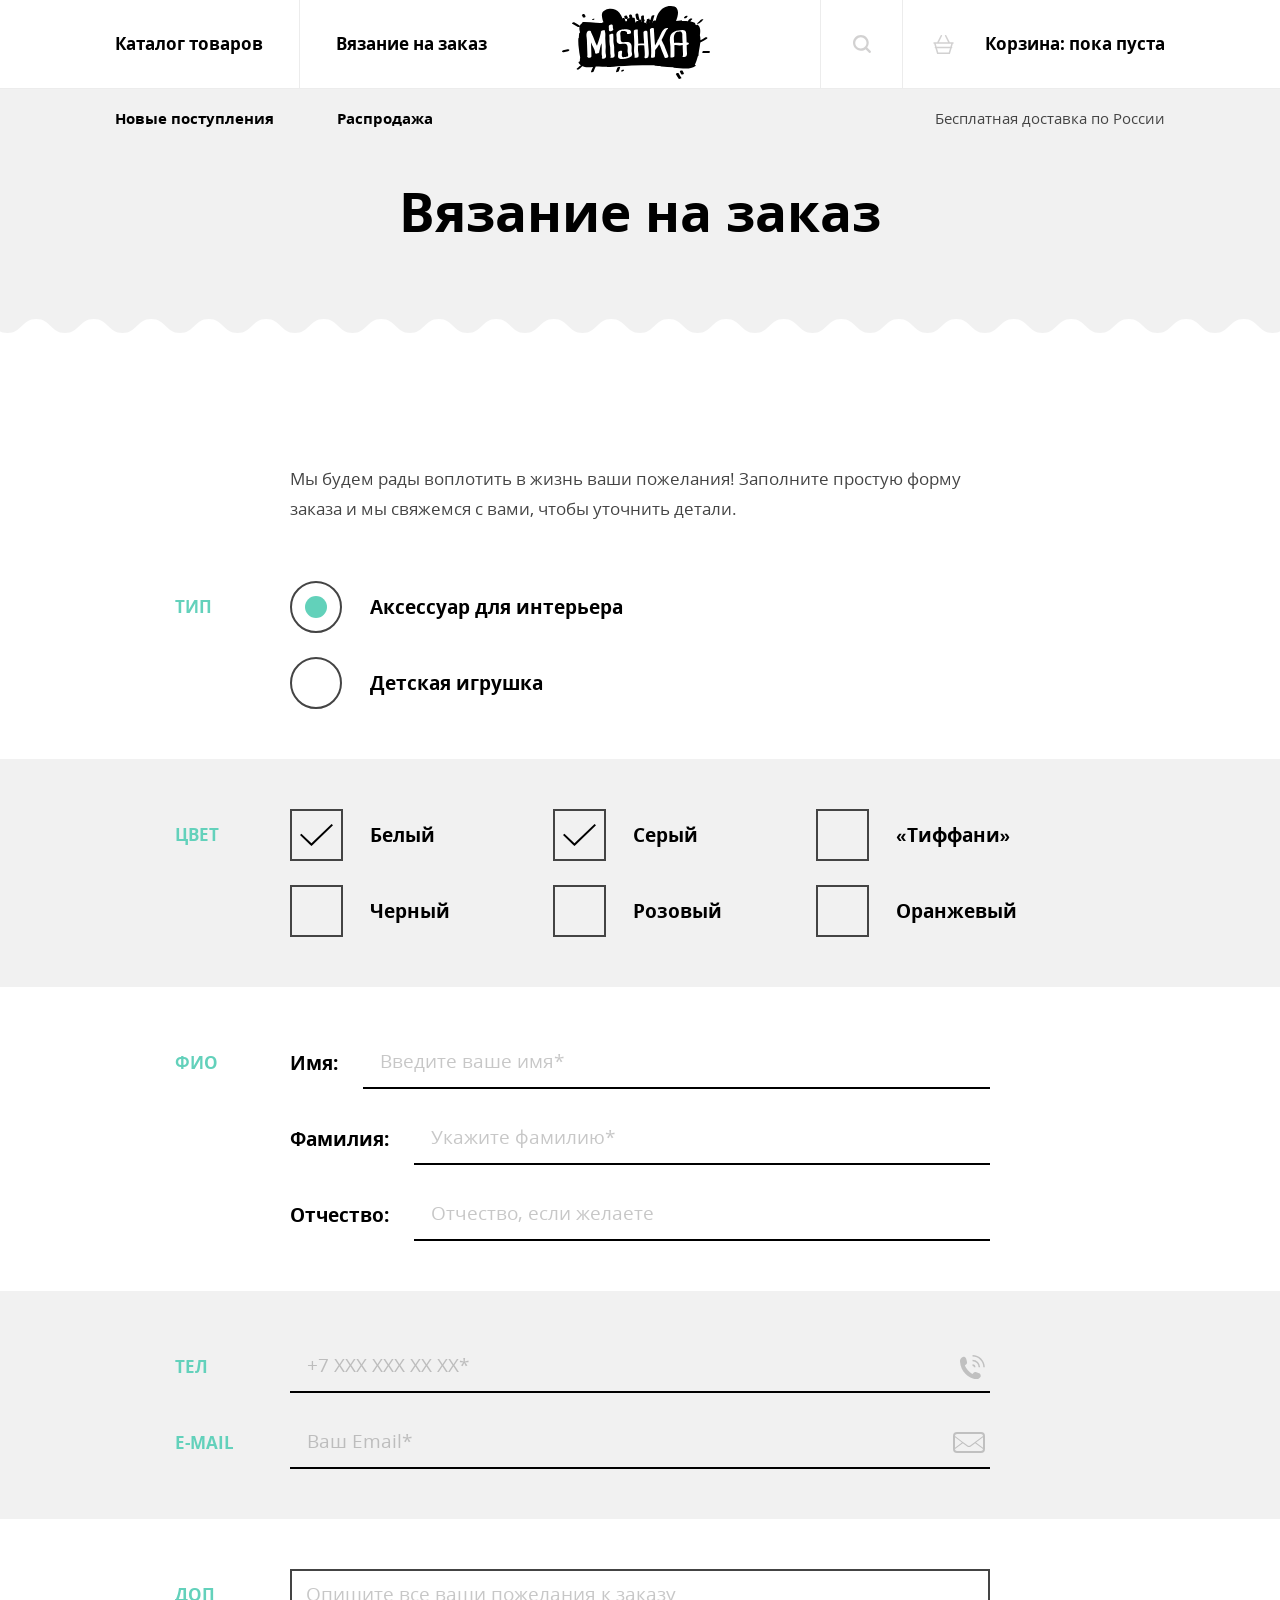
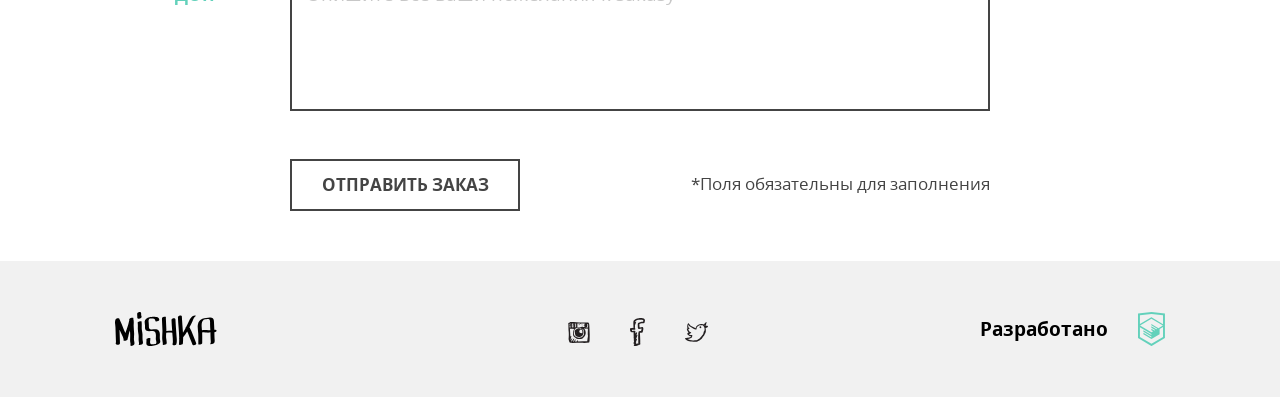
<file: projects/mishka/form.html>
<!DOCTYPE html><html lang="ru"><head><meta charset="utf-8"><meta name="viewport" content="width=device-width,initial-scale=1"><title>Вязание на заказ</title><link rel="stylesheet" href="css/style.min.css"><script>// Picture element HTML5 shiv
      document.createElement( "picture" );</script><script src="js/picturefill.js" async=""></script></head><body class="page"><div style="display:none"><svg xmlns="http://www.w3.org/2000/svg"><symbol id="icon-cart" viewbox="264.205 370.961 20.294 18.849"><path d="M283.75 378.19h-3.151l-3.407-6.814a.75.75 0 1 0-1.341.671l3.071 6.143h-9.138l3.072-6.143a.75.75 0 0 0-1.341-.671l-3.407 6.814h-3.151a.75.75 0 0 0 0 1.5h.157l.855 2.991a.737.737 0 0 0-.316.595c0 .396.309.71.697.739l1.656 5.795h12.697l1.656-5.795a.745.745 0 0 0 .698-.739.738.738 0 0 0-.316-.596l.854-2.991h.157a.75.75 0 1 0-.002-1.499zm-4.181 10.121h-10.433l-1.224-4.284h12.881l-1.224 4.284zm1.653-5.785h-13.739l-.81-2.836h15.359l-.81 2.836z"></path></symbol><symbol id="icon-fb" viewbox="56.519 49.996 14.962 27.718"><path d="M68.181 55.188c1.026.029 1.993 0 2.681-.3.391-.818.556-1.854.619-2.989-.19-.015-.062-.337-.207-.399-.029-.202-.278-.195-.309-.398-.277-.165-.457-.422-.723-.598-.727-.162-1.44-.335-2.164-.499-.849.044-1.895-.103-2.58.1-2.619-.04-3.997 1.12-5.259 2.392-.023.078-.003.197-.105.199-.574 1.587-.125 3.621-.204 5.581.099.436.107.958.204 1.395-.998.296-2.212.387-3.402.499-.317.324-.178 1.089-.206 1.693.085.583.278 1.06.413 1.595.211.193.596.396.825.498.065.029.071.082.103.1.506.268 1.451.008 2.268.1-.136 1.978.256 3.915 0 5.68.007.327.295.382.208.798-.001.963-.067 1.99.208 2.69-.287.455-.497.982-.415 1.794.122.016.114.157.105.299-.075.47.643.175.515.698.162.456-.428.184-.413.498v.896c.53.285 1.462.182 2.268.199.908-.419 2.188-.479 2.785-1.196.459.235.916-.014 1.238-.199-.018-.315.273-.333.205-.698-.004-.328-.173-.496-.103-.896v-2.89c-.206-2.293-.048-4.938-.309-7.176.888-.105 1.917-.075 2.578-.398.357-.451.377-1.23.516-1.895.177-.226.221-.583.206-.996.19-.213.068-.729.104-1.096-.141-.595-.168-1.3-.825-1.39-.884-.235-2.043.595-2.991.299.049-1.134-.293-2.342 0-3.388.746-.181 1.446-.4 2.166-.602zm-3.818 4.783c.117.254.254.486.414.698.079.022.203.003.205.101a10.319 10.319 0 0 0 3.096-.299c0 .998-.271 1.733-.518 2.492-.662.045-1.467.3-1.958.198-.276.165-.372.506-.62.698-.049.441.142.495 0 .797-.201.137-.055.611-.205.796v1.496c.085.281-.146.258-.104.497v3.488c-.085.281.146.258.104.498v2.989c.063.271-.132.791.103.896-.07.364-.412-.021-.824.1-.528.122-.926.369-1.548.4.117-.353.32-.622.311-1.097.049-.381-.365-.312-.516-.49.193-.644.562-1.117.722-1.793.197-.515.714-1.298.31-1.794-.522-.105-.521.293-.826.398-.022.077-.002.196-.103.199-.023.077-.003.196-.103.199.01.12-.151.062 0 0 .022-.078.002-.197.103-.199.023-.077.002-.197.103-.199v-.299c.368-.575.67-1.214.826-1.993.191-.28.283-.656.412-.997.156-.262.34-.869.104-1.195-.517.033-.796.295-.93.697-.32-.189.161-.434.104-.697.138-.231.169-.566.309-.797.202-.413.564-1.304 0-1.596-.438-.023-.612.207-.723.498-.214.191-.43.383-.516.698-.373-.07-.143-.727-.206-1.097-.067-.52.122-.899 0-1.195-.56-.799-2.026-.105-3.197-.299-.108-.307-.222-.984-.104-1.195 1.045-.088 2.479.201 3.197-.199.024-.078.003-.197.104-.199.094-.723-.271-1-.515-1.396.232-.806.04-2.02.104-2.989.233-.141.328-.414.515-.598.112-.955.673-1.476.722-2.49-.273.001-.607-.055-.619.199-.302-.114-.382.479-.515.199-.112-.541.246-.626.309-.997.599-.418 1.212-.82 1.856-1.195 1.741-.244 4.648-.449 6.086.198.051.616-.287.854-.207 1.496h-1.546c-1.092.24-1.987.672-2.991.997-.24.066-.276.331-.516.398-.036.396-.225.646-.311.996-.079 1.431.133 2.589.102 3.978z"></path></symbol><symbol id="icon-feature-ball"><path d="M.286 14.069a17.244 17.244 0 0 0 .008 6.301l4.121-3.21-4.129-3.091zM24.403 1.585C19.62-.623 13.959-.559 9.149 1.992l7.513 5.625 7.741-6.032zm9.498 11.59l-4.811 3.748 4.936 3.695a17.248 17.248 0 0 0-.125-7.443zM9.209 32.414c4.844 2.534 10.724 2.65 15.73.113l-8.096-6.062-7.634 5.949zM7.914 14.433L1.681 9.767c-.32.669-.595 1.356-.825 2.056l5.308 3.974 1.75-1.364zm10.679 10.669l8.336 6.242a17.184 17.184 0 0 0 1.74-1.372l-8.326-6.234-1.75 1.364zm-7.18-13.395L4.002 6.158a17.073 17.073 0 0 0-1.269 1.723l6.931 5.189 1.749-1.363zm10.68 10.668l8.092 6.059c.471-.544.904-1.112 1.297-1.701l-7.639-5.721-1.75 1.363zM14.913 8.98L7.196 3.203a17.436 17.436 0 0 0-1.709 1.394l7.676 5.747 1.75-1.364zm10.679 10.669l6.972 5.221c.33-.662.615-1.341.855-2.033l-6.077-4.55-1.75 1.362zm.856-16.943L.88 22.626c.233.698.513 1.386.839 2.059l26.52-20.663a17.006 17.006 0 0 0-1.791-1.316zm4.295 3.918a17.418 17.418 0 0 0-.939-1.106L2.786 26.567a17.144 17.144 0 0 0 1.279 1.717l27.09-21.108c-.134-.186-.269-.37-.412-.552zm1.555 2.375L5.552 29.838c.544.501 1.114.962 1.708 1.382l25.962-20.228a17.158 17.158 0 0 0-.924-1.993z"></path></symbol><symbol id="icon-feature-flower" viewbox="8.014 4.35 31.972 37.301"><path d="M24 41.65c8.827 0 15.986-7.159 15.986-15.986C31.158 25.664 24 32.822 24 41.65zM12.641 20.78a4.442 4.442 0 0 0 4.44 4.441c.932 0 1.803-.294 2.513-.782l-.036.337c0 2.451 1.99 4.441 4.441 4.441s4.44-1.99 4.44-4.441l-.036-.337a4.396 4.396 0 0 0 2.514.782c2.451 0 4.44-1.99 4.44-4.441a4.418 4.418 0 0 0-2.54-3.997 4.434 4.434 0 0 0 2.54-3.997 4.441 4.441 0 0 0-6.954-3.659l.037-.337a4.441 4.441 0 0 0-8.881 0l.036.337a4.392 4.392 0 0 0-2.513-.781 4.442 4.442 0 0 0-4.44 4.44 4.42 4.42 0 0 0 2.54 3.997 4.42 4.42 0 0 0-2.541 3.997zM24 12.343a4.441 4.441 0 0 1 4.44 4.44 4.441 4.441 0 0 1-8.881 0c0-2.451 1.99-4.44 4.441-4.44zM8.014 25.664c0 8.827 7.158 15.986 15.986 15.986 0-8.828-7.158-15.986-15.986-15.986z"></path></symbol><symbol id="icon-feature-gift" viewbox="239.665 239.757 32.666 32.486"><path d="M242.56 272.243h12.504v-13.91H242.56v13.91zm28.182-23.62h-7.335c.521-.267.984-.549 1.396-.845 1.588-1.133 2.424-2.57 2.42-3.999.002-1.169-.556-2.202-1.359-2.901a4.585 4.585 0 0 0-3.016-1.121c-1.22-.001-2.352.421-3.32 1.069-1.459.979-2.606 2.451-3.424 4.067-.039.079-.078.157-.115.236a12.944 12.944 0 0 0-1.041-1.792c-.691-.985-1.523-1.86-2.497-2.511-.97-.646-2.103-1.069-3.322-1.069-1.213.004-2.323.514-3.155 1.295-.828.783-1.41 1.885-1.412 3.135-.002.73.211 1.494.649 2.188.552.872 1.424 1.628 2.633 2.248h-6.588c-.878 0-1.591.712-1.591 1.59v5.897h15.396v-7.488h1.873v7.488h15.396v-5.897a1.585 1.585 0 0 0-1.588-1.59m-22.362-2.339c-.622-.391-1-.785-1.22-1.135-.22-.354-.294-.662-.296-.963-.004-.504.248-1.042.691-1.461.437-.415 1.028-.667 1.562-.667h.013c.685 0 1.366.231 2.046.683 1.018.671 1.975 1.85 2.645 3.187.342.676.609 1.39.789 2.087-3.082-.321-5.078-1.002-6.23-1.731m10.537-1.627c.557-.797 1.21-1.466 1.887-1.916.68-.451 1.362-.683 2.047-.683h.006c.574 0 1.117.22 1.494.55.377.336.571.739.573 1.171-.004.512-.272 1.259-1.467 2.132-1.138.825-3.101 1.673-6.127 2.265a10.57 10.57 0 0 1 1.587-3.519m-1.98 27.586h12.506v-13.91h-12.506v13.91z"></path></symbol><symbol id="icon-feature-heart" viewbox="47.475 50.071 33.05 27.857"><path d="M80.525 58.808a8.736 8.736 0 0 0-8.736-8.736A8.727 8.727 0 0 0 64 54.865a8.727 8.727 0 0 0-7.789-4.793 8.736 8.736 0 0 0-8.736 8.736c0 9.127 14.657 19.121 16.525 19.121 1.869 0 16.525-9.95 16.525-19.121z"></path></symbol><symbol id="icon-feature-money" viewbox="46.212 56.834 46.575 27.332"><path d="M88.882 56.834H50.116a3.905 3.905 0 0 0-3.904 3.905V80.26a3.905 3.905 0 0 0 3.904 3.905h38.766a3.906 3.906 0 0 0 3.905-3.905V60.739a3.906 3.906 0 0 0-3.905-3.905zm-39.647 24.95V59.551h40.202v22.233H49.235z"></path><path d="M53.14 77.88h32.395V63.456H53.14V77.88zM69.5 65.354a5.315 5.315 0 1 1 0 10.63 5.315 5.315 0 0 1 0-10.63z"></path></symbol><symbol id="icon-feature-rocket" viewbox="612.532 500.386 54.156 23.183"><path d="M652.844 506.098c-3.647-.971-7.839-1.667-12.359-1.666a46.394 46.394 0 0 0-7.71.623l-6.784-4.668-13.456.005 5.811 6.184h8.447c-4.58 1.598-6.759 3.515-6.759 3.515l.002 3.777s2.313 1.912 6.931 3.518l-8.623-.005-5.811 6.188 13.455.002 6.816-4.692c2.261.398 4.822.647 7.681.648 4.522-.001 8.712-.697 12.36-1.667-1.176-1.775-1.915-3.743-1.918-5.877.003-2.141.738-4.112 1.917-5.885zm3.423 1.034c-1.284 1.605-1.969 3.25-1.965 4.84-.007 1.597.677 3.238 1.968 4.847 6.399-2.162 10.419-4.841 10.419-4.841s-4.019-2.68-10.422-4.846z"></path></symbol><symbol id="icon-flag" viewbox="-11.34 -28.346 46.68 81.691"><path fill="#63D1BB" d="M-3.561-24.455v38.9l38.9-19.451-38.9-19.449zm-7.779 77.801v-81.691h3.805v81.691h-3.805z"></path><path fill="#231F20" d="M-11.34-28.346h3.805v81.691h-3.805z"></path></symbol><symbol id="icon-insta" viewbox="53.115 53.19 21.769 21.334"><path d="M74.881 65.336c-.013-2.395-.344-4.788-.303-7.135a37.854 37.854 0 0 0-.152-2.278c-.105-.3-.111-.699-.152-1.062-.26-.17-.222-.64-.456-.835-.423-.233-1.201-.114-1.744-.22-.657-.026-1.254-.115-1.899-.153-1.936-.101-3.973-.076-5.996-.076-2.001 0-3.954-.145-5.695-.379h-2.202c-.097.004-.105.098-.227.076-.599.034-1.077.188-1.595.303-.21.119-.421.235-.683.304-.136.192-.513.145-.607.379-.186.212.185.451 0 .607v.911c.173.13.027.58.075.835v.987c-.017 1.281.134 2.397.076 3.72.467 2.762.374 6.537.076 9.413.155.579.363 1.105.455 1.746.256.479.335 1.133.683 1.52.502.206 1.233.186 1.898.229.383.098.667.293 1.14.3 2.843-.21 5.496-.154 8.427-.229 2.704.24 5.802.188 8.275-.228.195-.134.128-.529.228-.76-.056-.385.207-.449.228-.759.131-2.395.164-4.789.15-7.216zm-12.982-6.225c.757-.153 1.48-.341 2.429-.304.71.076 1.287.283 1.897.456.116.184-.243.547.153.684v.076c.059.017.149.002.151.076.445.035.794.167 1.063.379.45.055.536.476 1.138.3-.091.213-.084.524-.075.835.324 1.183.475 2.81.303 4.252-.164.163-.215.442-.303.683-.311.322-.481.785-.836 1.062-.095.236-.25.408-.454.533-.116.213-.206.452-.457.53-.298.163-.577.011-.834-.076-.446.162-.904.312-1.215.607-.816-.096-1.648-.175-2.43-.304-.242-.139-.487-.273-.835-.305a1.997 1.997 0 0 0-.836-.455c-.101-.127-.337-.118-.455-.229-.198-.029-.229-.227-.456-.229-.118-.412-.443-.618-.532-1.062-.226-.331-.308-.805-.455-1.215-.043-1.434.091-2.692.379-3.796.346-.591.779-1.094 1.138-1.67.249.021.365-.09.38-.304.306.053.434-.072.684-.075.257.008.269-.309.458-.449zm-1.67-2.733c-.117-.263-.066-.691-.075-1.062-.007-.285.278-.279.304-.532-.003-.074-.093-.059-.152-.076.126-.146.701-.097.834 0 .132.537-.354.455-.531.684.011.167.322.032.456.076.029.854-.059 1.496 0 2.202h-.456c-.007.234.229.226.456.228-.059.286.092.363.075.607-.226.153-.716.042-1.062.075-.103-.594.235-1.375.151-2.202zm-.683-1.594c.088-.013.134.016.151.076.179.253.01.683-.076.911-.173-.179-.026-.682-.075-.987zm.152 1.822c-.132-.069-.168-.237-.152-.456.132.071.167.238.152.456zm0 1.367c-.058.139-.082-.045-.076-.152.058-.139.081.045.076.152zm-.152.228c.175-.024.084.219.228.227-.009.193-.283.179-.38.077.039-.112.113-.193.152-.304zm-2.354-1.216c.006-.108.013-.214-.076-.228-.073-.733.13-1.415 0-1.973.25-.155.769-.042 1.139-.077v1.139c-.088.064-.203.101-.379.077-.054.28.324.131.379.304.008.853-.056 1.777.152 2.429-.565-.059-.906.107-1.442.076.097-.612-.019-1.435.531-1.594-.012-.141-.257-.047-.304-.153zm-.531 0c-.204.021-.217-.534-.077-.607.328.006.249.501.077.607zm-.152.988c.077-.312.034-.304.075-.683.228.013.26.77-.075.683zm.228-2.05c-.263.054-.273-.266-.153-.38.263-.053.272.267.153.38zm0-1.139c.033.159-.052.201-.076.304-.176.023-.084-.219-.229-.229.025-.102.191-.062.305-.075zm-.228 3.721c.148-.031.11.345-.076.227a.363.363 0 0 0 .076-.227zm-.684-3.721c.029.259-.438.32-.379 0h.379zm-.987.076c-.034.219-.326.179-.379.379-.214-.17.084-.468.379-.379zm-.455.759c.226-.205.451-.41.684-.607-.021-.123.071-.131.076-.228h.229c.102.381-.261.296-.305.531.021.122-.072.131-.075.227.02.335.121.588.075.988-.27.008-.276.28-.607.227.022-.428-.135-.674-.077-1.138zm.076 3.265V57.29c.195-.185.396-.364.607-.532.295.489.179 1.392.455 1.897-.275.157-.75.111-1.062.229zM72.68 69.968c-.109.954-.158 1.968-.379 2.809-2.89.123-6.02.005-8.883.153-.199.045-.273-.031-.229-.229-.253 0-.258.247-.531.229.201-.336.438-.898.151-1.291-.797.013-.797.821-1.138 1.291-.686-.053-1.137.127-1.823.075.18-.705.75-1.021.911-1.745-.395-.55-.989.138-1.214.455-.204.48-.557.81-.76 1.29H57.8c.238-.469.489-.926.759-1.366.171-.512.625-.741.683-1.367-.157-.28-.42-.029-.683 0-.123.182-.272.335-.38.531-.232.376-.501.714-.684 1.14-.181.208-.335.003-.53.227-.389.271-.581.736-.988.987-.174-.06.039-.356.153-.38.045-.181-.096-.55.075-.607.063-.366.212-.647.379-.91.119-.742.521-1.199.684-1.898-.559.099-.674.643-.988.987-.212.445-.542.772-.683 1.291-.174-.131-.028-.58-.076-.836.122-.586.298-1.119.38-1.746.133-.22.173-.535.228-.834.168-.209.046-.61-.077-.761-.226.027-.374.133-.455.304-.192-.032-.193.506-.304.304-.045-2.587-.451-4.812-.456-7.438.026-.331-.183-.424-.228-.685 1.629.028 3.121.091 4.783.229-.089.139-.199.257-.304.379-.144.07-.226.173-.378.304-.604 1.653-.975 3.984-.607 6.15.229.58.589 1.029.986 1.441.907.485 1.635 1.149 2.506 1.671 1.701.361 3.84.369 5.541 0 .236-.12.484-.226.685-.38 1.364-1.242 2.753-2.459 2.961-4.859v-1.367c-.197-1.598-.688-2.905-1.747-3.644.331-.22 1.099.043 1.67.076.223.013.447.014.684 0 .408-.024.928-.055 1.443 0 .144.187.113.544.228.76-.062 1.684-.192 3.3-.152 5.087.103.454.127.986.229 1.441-.091.973-.237 1.89-.457 2.732zm.379-11.16c-.639-.12-1.232-.284-1.897-.379.072-.333.799-.01.987-.228.385-.223.295-.92.304-1.51.032-.348.114-.644.076-1.063-.401-.951-1.783-.421-2.886-.455-.225.718-.47 1.8-.304 2.657.169.49 1.024.292 1.519.456-.14.332-.688.057-.987.076-.296-.083-.707-.052-.986-.151-2.285.078-4.284.004-6.529.151.117-1.248.063-2.465-.076-3.645h3.112c-.344.364-.912.507-1.29.835-.44.244-.861.505-1.139.911.249.134.535-.245.759-.379.355-.074.479-.381.835-.455.423-.438 1.096-.625 1.67-.912.378-.022.697.013.987.077 1.283.007 2.456.126 3.796.076.614.145 1.45.069 1.974.304.107.298.231.579.305.911.008.986-.149 1.816-.23 2.723zm-5.845-3.72c.11-.047-.009-.092 0 0zm0 0c-.529.154-1.019.348-1.367.682.484-.198 1.059-.306 1.367-.682zm1.062.607c.111-.047-.007-.091 0 0zm-1.746.911c.727-.158 1.181-.591 1.746-.911-.437.019-.592.32-.987.379-.215.217-.6.26-.759.532zm-.683-.835c-.111.047.007.092 0 0zm-.683.607c.11-.046-.008-.092 0 0zm-.075.076c.063.014.07-.03.075-.076-.064-.014-.072.03-.075.076zm-.077.076c.064.014.072-.03.077-.076-.067-.013-.072.029-.077.076zm-.834.608c.346-.134.613-.348.834-.607a2.018 2.018 0 0 0-.834.607zm2.276.987c.533-.049.749-.416 1.215-.531.284-.298.784-.381.987-.76-.56.023-.766.399-1.216.531-.284.297-.751.413-.986.76zm-2.276-.987c-.317-.074-.016.227 0 0zm-.533.379c.021.021.115-.037.076-.077-.021-.02-.116.038-.076.077zm2.809.608c-.11.047.007.091 0 0zm-1.14 1.821c-.223-.231-.676-.233-.986-.379-.697-.038-1.223.093-1.746.229-.304.151-.607.304-.91.454-.266.166-.444.417-.76.532-.205.225-.352.51-.684.607-.004.223-.173.281-.304.379-.089.115-.094.312-.227.381-.007.12.036.29-.076.303.108 1.512.291 2.948.683 4.177.287.623.975.846 1.442 1.29.589.297 1.328.444 2.126.531.277-.052.553-.105.911-.076a5.088 5.088 0 0 0 2.81-1.441c.1-.281.252-.508.455-.684-.254-.671.293-1.098.455-1.59.002-1.344-.201-2.48-.607-3.415-.256-.579-.92-.751-1.366-1.139-.059-.018-.15-.003-.151-.077-.269-.136-.733-.239-1.065-.082zm-3.415 4.327c-.113-.063-.109-.244-.152-.379.256-.078.118.237.152.379zm.076.305c.041-.117.079-.006.076.075-.04.118-.079.005-.076-.075zm.456-2.051c.015-.086.075-.042.075 0-.014.087-.075.043-.075 0zm1.67-2.125c-.203.258.041.576.077.836-.305-.039-.574-.887-.077-.836zm.379 3.948c-.04-.038.055-.097.076-.076.04.038-.054.097-.076.076zm.759 2.884c.034-.109.066.008.152 0-.018.097-.15.077-.152 0zm2.201-2.581c-.233-.057-.145.208-.379.152.069-.159.118-.338.229-.455.134.019.172.13.15.303zm-1.137-3.796c.211.119.441.217.606.381.085.219.243.363.38.529.058.778.179 1.492.151 2.354-.257.099-.438.271-.683.381-.78-.006-1.358-.212-1.897-.456-.171-.259-.355-.505-.532-.759v-1.062c.17-.185.319-.391.456-.607.228-.127.508-.201.454-.607-.038-.062-.078-.124-.075-.229.158.045.245.159.379.229.323.017.41-.2.761-.154z"></path></symbol><symbol id="icon-interior" viewbox="-259.404 -19.675 40.219 62.411"><path d="M-244.227 18.283c-.286.966-.245 2.191.027 3.639.494 2.635 1.687 6.041 2.358 9.67h5.062c.696-3.641 1.949-7.05 2.471-9.683.287-1.445.33-2.66.041-3.617-.275-.899-.89-1.618-2.021-2.303h-5.997c-1.075.679-1.674 1.391-1.941 2.294zm11.832 19.995h-13.799c-1.293 0-2.299.976-2.299 2.229v2.229h18.397v-2.229c0-1.253-1.006-2.229-2.299-2.229zm7.133-55.724h-11.732c0-1.244-1.015-2.229-2.3-2.229-1.283 0-2.3.985-2.3 2.229h-11.737l-6.073 25.517c.794-.461 1.589-.992 2.632-.992 1.359 0 2.243.818 2.924 1.375.682.557 1.162.849 1.447.849.292.001.769-.287 1.451-.836.681-.548 1.564-1.358 2.915-1.358 1.349 0 2.237.806 2.919 1.354.684.549 1.161.84 1.451.84.146 0 .338-.073.58-.214.242-.141.53-.353.872-.626.512-.411 1.139-.967 1.99-1.218.284-.085.593-.136.93-.136 1.347 0 2.238.805 2.92 1.354.683.548 1.159.84 1.451.84.287-.002.766-.296 1.445-.85.684-.554 1.571-1.367 2.925-1.367 1.356 0 2.239.817 2.919 1.371.342.276.631.489.872.631.24.143.431.214.575.214.288 0 .762-.293 1.442-.854.68-.559 1.567-1.384 2.929-1.384 1.044 0 1.839.533 2.632.997l-6.079-25.507zm-10.619 51.266h-6.864c-.657 0-1.15.479-1.15 1.115 0 .635.493 1.113 1.15 1.113h6.9c.655 0 1.15-.479 1.15-1.113 0-.636-.495-1.115-1.15-1.115h-.036zm-3.414-24.484c-.146 0-.338.074-.58.213-.157.094-.37.261-.57.41v3.731h2.299V9.959c-.505-.378-.908-.623-1.149-.623z"></path></symbol><symbol id="icon-left-arrow"><path d="M50 11.002H7.659l8.174-8.174L13.005 0 0 12.998l.003.003-.003.004 13.005 12.998 2.828-2.828-8.172-8.173H50z"></path></symbol><symbol id="icon-logo-footer"><path d="M19.135 21.495c-.083-2.683-.51-5.347-.475-8.035.028-2.174.389-4.41-.36-6.495.047-.237.096-.473.14-.711.193-1.045-3.271-.492-3.813.464-.343.28-.519.615-.375.957.037.086.069.174.102.261-.656 3.204-1.57 6.306-2.621 9.412-.402 1.188-.888 2.349-1.298 3.533-.582-1.104-1.169-2.194-1.643-3.377-1.374-3.433-2.612-6.902-4.287-10.206.19-1.528-3.204-1.368-3.873.032-.809 1.694-.705 3.403-.438 5.214.3 2.042.353 4.05.377 6.111.047 3.976.358 7.943.417 11.919-.354.395-.461.881-.091 1.375.162.216.361.382.571.549.904.724 3.5.107 3.496-1.271-.014-4.123-.312-8.238-.42-12.358a98.054 98.054 0 0 1-.024-1.21l.171.434c.64 1.604 1.31 3.163 2.185 4.654.868 1.478 1.303 3.064 1.803 4.677-.189.217-.303.462-.233.708-.039.18.07.292.251.36.639.548 1.841.274 2.509-.007a6.07 6.07 0 0 0 .826-.424c.345-.212.883-.679.729-1.159l-.087-.279c.47-1.27.709-2.589.965-3.93.272-1.428.782-2.78 1.295-4.133.052.619.106 1.238.156 1.855.204 2.554.033 5.072.007 7.626-.008.847.054 1.633.219 2.461.068.343.367 1.808.281 1.887-.611.564-.433 1.257.385 1.437.915.201 2.081-.105 2.77-.742 1.198-1.106.632-2.845.361-4.241-.452-2.342.095-4.964.022-7.348zm8.364.675c-.074-1.988-.765-3.862-.774-5.872-.011-2.305.181-4.593-.155-6.886-.106-.725-4.056.1-3.917 1.05.309 2.11.197 4.229.159 6.354-.037 2.044.468 3.898.73 5.904.269 2.054-.084 4.157.149 6.213.109.962.75 2.743.089 3.58-.42.532 1.469.342 1.553.326.769-.142 1.793-.392 2.304-1.038.653-.828.196-2.426.053-3.357-.316-2.059-.114-4.195-.191-6.274zm16.329-3.319c-2.062-2.784-5.889-.78-8.561-1.54-1.377-.392-1.395-2.271-1.392-3.396.004-1.426-.114-2.732-.273-4.146-.119-1.052-.024-2.121.746-2.904.142-.144.859-.336.81-.339a8.132 8.132 0 0 1 1.067-.093c1.549-.066 4.613.232 4.019 2.483-.266 1.01 3.596.431 3.877-.637 1.213-4.598-7.284-3.714-9.686-3.078-2.21.588-4.648 1.846-4.775 4.399-.061 1.219.273 2.379.325 3.587.061 1.39-.198 2.776.289 4.118 1.082 2.982 5.52 1.576 7.778 1.745 3.845.287 2.697 5.469 2.748 7.883.027 1.288 1.181 3.429.211 4.507-.595.662-1.982.699-2.792.768-.813.068-2.201.312-2.742-.461-.993-1.418.091-3.799-.121-5.425-.121-.924-4.066-.095-3.917 1.05.342 2.627-1.399 6.145 2.402 6.596 2.441.289 5.191-.161 7.5-.928 1.196-.396 2.307-.942 3.243-1.793 1.035-.941.694-2.348.417-3.547-.677-2.918.731-6.279-1.173-8.849zm17.327-.189c-.122-3.777-.69-7.513-.706-11.297-.008-1.971-3.963-1.305-3.957.343.015 3.608.497 7.167.682 10.764l.013.221c-1.949-.018-3.899.177-5.853.246.201-4.633-.611-9.227-.435-13.857.022-.582-3.874-.09-3.917 1.049-.171 4.475.587 8.915.453 13.392-.064 2.136-.245 4.264-.259 6.402-.007 1.095.171 2.183.329 3.263.146.999.484 2.331.182 3.318-.237.772 3.561.29 3.862-.694.544-1.778-.222-4.039-.405-5.839-.175-1.725-.039-3.499.083-5.248 2.03-.13 4.059-.297 6.08-.012.09 1.378.196 2.754.322 4.134a45.83 45.83 0 0 1 .196 3.475c.015 1.019.142 2.496-.221 3.461-.773 2.057 3.15 1.889 3.723.364.703-1.87.502-4.199.383-6.164-.148-2.443-.477-4.874-.555-7.321zm16.932 4.474c-.939-2.758-2.373-5.177-3.616-7.797 1.001-1.949 2.018-3.898 2.932-5.888.831-1.808 1.446-3.819 3.08-5.092.574-.447.55-.896-.255-.951-.875-.061-2.064.192-2.77.742-1.485 1.158-2.427 2.563-3.201 4.268a160.304 160.304 0 0 1-2.914 6.075l-.224.443c-.49.315-.785.762-.639 1.266-.792 1.563-1.6 3.117-2.499 4.61-.299-5.534-.955-11.061-1.15-16.6-.045-1.27-3.971-.479-3.917 1.049.243 6.868 1.219 13.719 1.286 20.587l-.047.051c-.301.308-.19.494.051.602a60.756 60.756 0 0 1-.209 5.254c-.472.745.463 1.139 1.084 1.139h.096c.739 0 2.626-.35 2.718-1.364.191-2.1.251-4.196.232-6.291 1.59-1.715 2.89-3.63 4.055-5.635.759 1.48 1.482 2.972 1.989 4.582.861 2.741 2.299 5.261 3.131 8.014.544 1.806 4.457.738 3.917-1.049-.829-2.753-2.204-5.297-3.13-8.015zm23.503-4.635c-.21-.832-1.372-.849-2.271-.77-.012-.335-.02-.671-.036-1.006-.125-2.661-.165-5.379-.392-8.032-.209-2.458-1.585-3.337-3.972-3.247-2.416.092-5.229.527-7.482 1.403-2.607 1.014-4.058 2.935-4.559 5.681-.549 3.014.24 6.219.373 9.246.154 3.503.066 7.014.062 10.519 0 .573 3.916.031 3.917-1.049.003-2.776.042-5.551 0-8.327a52.196 52.196 0 0 0-.102-2.444c1.369-.593 3.687.012 5.05.141 1.107.104 2.169-.166 3.244-.292.021 2.312.107 4.635.202 6.944.049 1.184.477 3.53-.354 4.511-.437.516 1.48.343 1.555.33.793-.146 1.761-.401 2.303-1.041.949-1.12.456-3.79.401-5.126-.078-1.91-.102-3.824-.141-5.737 1.154-.147 2.417-.854 2.202-1.704zm-14.618-.15c-.103-1.245-.217-2.49-.303-3.743-.16-2.331.117-5.583 2.29-6.999.58-.379 1.675-.315 2.354-.438.97-.176 1.956-.389 2.829.19 1.21.802.912 3.657.911 4.869-.003 2.005.207 4.001.31 6.003-.552.055-1.111.089-1.683.076-2.286-.053-4.544-.413-6.708.042zM24.108 6.7a3.157 3.157 0 0 0 1.477-.524l.256-.216c.52-.335.972-.827.728-1.361-.504-1.105-.423-2.231-.416-3.414.006-.958-.963-1.246-1.781-1.174-.723.063-2.168.581-2.175 1.52-.006.993-.071 2.016.109 2.992-.047.113-.074.239-.104.355-.055.212.016.42.142.59l.002.134.015.335a.901.901 0 0 0 .429.53c.388.233.878.275 1.318.233z"></path></symbol><symbol id="icon-logo-htmlacademy"><path d="M13.62.017L13.472 0 0 1.412v24.661l13.473 8.017 13.43-7.99.042-.025V1.412L13.62.017zm11.399 12.11L13.495 5.334l-.001-.104-.087.05-.088-.056v.109L1.925 12.118V3.147l11.548-1.212L25.02 3.147v8.98zm-11.614-5.34L24.923 13.5l-4.479 2.64-7.093-4.221-.014 1.415 5.904 3.513-.86.507-5.03-2.992-.014 1.415 3.827 2.275-.782.523-3.031-1.787-.014 1.413 1.853 1.091-1.8 1.081-11.356-6.751 11.371-6.835zm-11.48 8.34l11.411 6.791.016 1.044-7.942-4.728-.015 1.416 7.979 4.795.018 1.076-7.973-4.74-.013 1.414 8.021 4.822.046.025 8.143-4.872-.011-5.177 3.415-2.036v10.021L13.472 31.85 1.925 24.979v-9.852z"></path></symbol><symbol id="icon-mail"><path d="M28 5H4a4 4 0 0 0-4 4v13a4 4 0 0 0 4 4h24a4 4 0 0 0 4-4V9a4 4 0 0 0-4-4zM2 10.25l6.999 5.25L2 20.75v-10.5zM30 22c0 1.104-.898 2-2 2H4c-1.103 0-2-.896-2-2l7.832-5.875 4.368 3.277a3 3 0 0 0 3.599 0l4.369-3.277L30 22zm0-1.25l-7-5.25 7-5.25v10.5zm-12.801-2.148c-.35.263-.763.4-1.199.4s-.851-.139-1.2-.4L10.665 15.5l-.833-.625L2 9.001V9c0-1.103.897-2 2-2h24c1.102 0 2 .897 2 2l-12.801 9.602z"></path></symbol><symbol id="icon-map-pin"><path fill="#FFF" d="M56.334 9.228c-12.892-12.305-33.773-12.305-46.667 0-12.891 12.297-12.891 32.248 0 44.542 0 0 23.318 21.832 23.318 47.031 0-25.199 23.343-47.031 23.343-47.031 12.897-12.294 12.897-32.245.006-44.542z"></path><path fill="#6BC6B3" d="M47.036 45.522c-.636-3.277.13-6.947.027-10.284-.115-3.755-.713-7.485-.665-11.246.039-3.044.545-6.173-.503-9.091.065-.332.134-.662.195-.995.271-1.463-4.577-.689-5.338.649-.479.393-.726.861-.523 1.339.051.121.097.243.142.365-.917 4.485-2.197 8.827-3.668 13.174-.563 1.663-1.244 3.288-1.817 4.946-.814-1.545-1.638-3.071-2.3-4.728-1.922-4.805-3.656-9.661-6-14.285.266-2.14-4.484-1.916-5.421.044-1.132 2.371-.986 4.763-.613 7.299.42 2.858.494 5.668.528 8.554.066 5.566.502 11.119.584 16.684-.496.552-.646 1.233-.127 1.924.226.302.505.535.799.769 1.265 1.013 4.899.15 4.893-1.779-.02-5.771-.437-11.531-.589-17.299-.015-.565-.025-1.129-.034-1.694.08.203.159.406.24.607.896 2.245 1.833 4.427 3.059 6.514 1.214 2.068 1.824 4.289 2.523 6.547-.265.303-.423.647-.326.991-.055.251.099.409.352.504.894.766 2.578.383 3.513-.01a8.28 8.28 0 0 0 1.155-.593c.483-.297 1.236-.95 1.021-1.622a44.64 44.64 0 0 1-.121-.391c.657-1.776.992-3.625 1.352-5.5.381-2 1.095-3.892 1.812-5.786.073.867.149 1.732.219 2.597.285 3.575.046 7.099.011 10.674a16.22 16.22 0 0 0 .306 3.445c.096.479.514 2.53.394 2.642-.855.79-.606 1.759.539 2.011 1.279.281 2.912-.148 3.877-1.039 1.675-1.548.882-3.98.504-5.937z"></path></symbol><symbol id="icon-menu-close"><path fill="#231F20" d="M20.513 1.414L19.099 0l-8.843 8.842L1.414 0 0 1.414l8.842 8.842L0 19.098l1.414 1.414 8.842-8.842 8.843 8.842 1.414-1.414-8.842-8.842z"></path></symbol><symbol id="icon-menu-open"><path fill="#231F20" d="M0 0h19.958v2H0zm0 6h19.958v2H0zm0 6h19.958v2H0z"></path></symbol><symbol id="icon-phone"><path d="M17.321 24.333h-1.115c-4.904-.58-8.497-2.857-11.11-5.772C2.473 15.637.402 11.875 0 6.817V5.459c.091-.921.544-1.55 1.067-2.086.65-.666 1.63-1.522 2.522-1.553.659-.022 1.78.451 2.232 1.066.388.53.595 1.59.775 2.378.185.797.6 1.95.485 2.717-.176 1.196-1.764 1.703-2.231 2.572 1.551 3.721 4.089 6.456 7.472 8.345.847-.465 1.595-1.864 2.767-1.892.428-.012.972.209 1.406.34.477.143.891.326 1.311.484.705.266 1.957.621 2.378 1.213.433.61.681 1.608.581 2.231-.194 1.234-2.227 2.603-3.444 3.059zM12.529 1.528c5.949 0 10.771 4.822 10.771 10.771h1.529C24.829 5.507 19.323 0 12.529 0v1.528z"></path><path d="M12.529 9.327v1.552a1.42 1.42 0 0 1 1.421 1.42h1.553a2.973 2.973 0 0 0-2.974-2.972zm0-3.081a6.054 6.054 0 0 1 6.056 6.054h1.588a7.642 7.642 0 0 0-7.644-7.641v1.587z"></path></symbol><symbol id="icon-play" viewbox="247.3 382.56 100.678 76.891"><path fill="#63D1BB" d="M344.255 400.708s-.92-7.008-3.785-10.078c-3.632-4.041-7.674-4.066-9.541-4.297-13.326-1.023-33.303-1.023-33.303-1.023h-.051s-19.978 0-33.304 1.023c-1.867.23-5.908.256-9.54 4.297-2.84 3.096-3.786 10.078-3.786 10.078s-.896 8.211-.896 16.422v7.699c0 8.21.947 16.421.947 16.421s.921 7.009 3.785 10.078c3.632 4.041 8.364 3.913 10.487 4.349 7.622.767 32.356 1.022 32.356 1.022s20.003-.025 33.329-1.048c1.867-.23 5.908-.256 9.54-4.298 2.84-3.069 3.786-10.078 3.786-10.078s.946-8.21.946-16.421v-7.699c-.023-8.236-.97-16.447-.97-16.447z"></path><path fill="#FFF" d="M297.614 459.449h-.016c-1.015-.011-24.946-.266-32.604-1.037l-.14-.014-.137-.028c-.271-.056-.668-.107-1.126-.167-2.503-.328-7.159-.938-10.839-5.019-3.354-3.616-4.377-10.771-4.483-11.576l-.005-.043c-.039-.342-.965-8.463-.965-16.736v-7.699c0-8.266.875-16.378.912-16.72l.009-.071c.108-.802 1.155-7.928 4.474-11.557 3.996-4.439 8.531-4.899 10.712-5.121.192-.02.37-.037.529-.058l.126-.013c13.277-1.019 33.312-1.031 33.514-1.031h.051c.201 0 20.236.013 33.514 1.031l.126.013c.159.021.337.038.529.058 2.179.221 6.71.682 10.704 5.112 3.354 3.616 4.377 10.771 4.483 11.577l.005.043c.039.342.965 8.459.99 16.753v7.708c0 8.273-.926 16.395-.965 16.736l-.007.053c-.108.805-1.156 7.953-4.478 11.562-3.994 4.435-8.527 4.896-10.707 5.117-.193.02-.371.037-.53.057l-.126.013c-13.276 1.02-33.334 1.057-33.535 1.058l-.015-.001zm-31.944-6.497c7.477.729 31.216.989 31.968.997.657-.001 20.135-.049 33.047-1.036.178-.021.371-.041.58-.062 1.836-.186 4.608-.468 7.186-3.335l.026-.029c1.825-1.974 2.853-6.928 3.075-8.552.059-.514.926-8.358.926-16.08v-7.699c-.023-7.76-.896-15.627-.951-16.109-.32-2.382-1.434-6.789-3.066-8.539l-.035-.038c-2.577-2.868-5.351-3.149-7.186-3.336a34.367 34.367 0 0 1-.58-.062c-13.066-.998-32.834-1.011-33.033-1.011h-.051c-.198 0-19.967.013-33.033 1.011a33.29 33.29 0 0 1-.58.062c-1.835.187-4.607.468-7.186 3.336l-.019.021c-1.828 1.993-2.855 6.924-3.082 8.552-.062.591-.875 8.399-.875 16.089v7.699c0 7.749.871 15.598.926 16.083.32 2.381 1.433 6.789 3.066 8.539l.035.039c2.322 2.584 5.303 2.975 7.479 3.259.481.061.939.121 1.363.201z"></path><path fill="#FFF" d="M285.733 403.138v35.708l29.747-17.854z"></path></symbol><symbol id="icon-right-arrow"><path d="M0 11.002h42.341l-8.175-8.174L36.995 0 50 12.998l-.004.003.004.004-13.005 12.998-2.829-2.828 8.173-8.173H0z"></path></symbol><symbol id="icon-search" viewbox="-0.8 -0.8 17.6 17.6"><path d="M16.47 14.93l-3.415-3.415A7.67 7.67 0 0 0 14.6 6.899C14.6 2.646 11.153-.8 6.9-.8S-.8 2.646-.8 6.899s3.446 7.7 7.699 7.7c1.734 0 3.326-.58 4.613-1.546l3.417 3.416c.203.202.418.33.771.33a1.1 1.1 0 0 0 1.1-1.1c0-.24-.061-.499-.33-.769zM1.399 6.899a5.5 5.5 0 1 1 11 0c0 3.038-2.462 5.5-5.5 5.5s-5.5-2.461-5.5-5.5z"></path></symbol><symbol id="icon-tick"><path d="M32.666 1.414L31.252 0 11.338 19.914 1.414 9.989 0 11.403l9.924 9.925 1.414 1.414h.001l1.414-1.414h-.001z"></path></symbol><symbol id="icon-toy" viewbox="226.001 226.19 60 59.62"><path d="M226.001 269.871l27.438 15.934v-23.346l-27.438-15.94v23.352zm51.346-31.244v2.453c0 1.817-3.458 3.29-7.73 3.29-4.266 0-7.727-1.473-7.727-3.29v-4.059h.024c.26 1.714 3.604 3.073 7.702 3.073 4.272 0 7.729-1.474 7.729-3.285 0-1.819-3.457-3.289-7.729-3.289-.339 0-.675.01-1.002.03l-4.975-2.888v3.086c0 1.817-3.454 3.29-7.723 3.29-2.683 0-5.045-.583-6.433-1.467a3.928 3.928 0 0 0-.732-.586c-.363-.381-.565-.797-.565-1.236v-2.986l-4.807 2.792a21.384 21.384 0 0 0-1.054-.033c-4.267 0-7.727 1.469-7.727 3.289 0 1.811 3.46 3.285 7.727 3.285 4.099 0 7.446-1.358 7.705-3.073h.022v4.059c0 1.817-3.455 3.29-7.727 3.29-4.267 0-7.727-1.473-7.727-3.29v-2.42l-5.952 3.452 27.531 15.986 27.351-15.882-6.181-3.591zm-13.644 10.166c0 1.817-3.46 3.287-7.727 3.287-4.269 0-7.729-1.47-7.729-3.287v-4.059h.024c.26 1.715 3.603 3.076 7.705 3.076 4.101 0 7.443-1.361 7.705-3.076h.021v4.059h.001zm-5.145 13.873v23.144L286 269.871v-23.144l-27.442 15.939zm-2.641-29.904c4.269 0 7.723-1.47 7.723-3.286 0-1.814-3.454-3.287-7.723-3.287-4.27 0-7.729 1.472-7.729 3.287-.001 1.816 3.459 3.286 7.729 3.286"></path></symbol><symbol id="icon-twitter" viewbox="52.253 53.771 23.494 20.168"><path d="M75.706 57.855c-.227-.366-.909-.277-1.407-.371h-1.112c.142-.353.343-.646.52-.963.056-.438.254-.734.223-1.26.129-.167.176-.417.296-.593.104-.144.242-.477.074-.667-.051-.221-.295-.249-.593-.222a.515.515 0 0 0-.222.148c-.448.433-.778 1.014-1.261 1.408-.009.008-.062 0-.074 0-.087.005-.033.046-.075.074-.146.098-.257.152-.369.223-.284.176-.547.445-.891.519-.529-.211-1.156-.326-1.852-.37-1.157.102-2.303.215-3.038.741-.911.35-1.477 1.042-2.149 1.63-.049.32-.342.398-.37.741-.005.045-.012.088-.073.074.043.241-.051.345-.074.519-.001.133.199.431 0 .52-.822-.12-1.485-.63-2.149-.964-.718-.36-1.468-.604-2.074-1.111-.716-.322-1.26-.816-1.778-1.334-.208-.312-.542-.496-.667-.89-.379-.164-.175-.912-.741-.889-.315-.043-.345.199-.444.37-.07.227-.361.232-.371.519-.004.046-.011.088-.074.075-.17 1.089-.527 1.992-.519 3.26.129.415.35.738.593 1.038-.418.051-.716.222-.89.519-.06 1.073.378 1.647.742 2.297.134.384.352.685.593.963.017.229.206.288.296.445.019.105.123.125.149.223-.04.105.289.18.073.221-.413.131-1.016.07-1.259.371-.109.279-.109.833 0 1.111.034.237.282.262.296.519.499.417 1.082.747 1.631 1.112.574.166 1.211.271 1.852.37-.102.343-.338.551-.593.741-.78.381-1.849.474-2.742.74-.555.038-.956.23-1.556.223-.333.127-.854.075-1.112.223-.122.068-.102.096-.222.221-.134.412.111.74.444.89-.005.253.219.276.371.371.089.183.254.29.445.37.544.468 1.268.759 1.927 1.112.83.183 1.648.376 2.52.519.896.116 1.901.124 2.816.222h.963c.511.132 1.23.054 1.853.074.095-.102.322-.073.519-.074.522-.269 1.196-.385 1.631-.74.574-.241.989-.642 1.557-.89.866-.765 1.937-1.324 2.519-2.37.205-.189.351-.438.445-.74.265-.156.385-.454.593-.667.404-.41.706-.924 1.037-1.4.319-.496.576-1.054.89-1.556-.01-.405.306-.484.296-.89.193-.226.177-.662.371-.88-.033-.255.029-.415.074-.594.047-1.281-.047-2.422-.297-3.407.588-.155 1.181-.302 1.631-.593.52-.206.993-.603.808-1.281zm-3.408 4.076c-.153.859-.615 1.41-1.038 2.001.059.379-.104.538-.073.889a4.303 4.303 0 0 0-.371 1.037c-.203.267-.332.606-.519.89-.366.548-.777 1.051-1.186 1.557-.378.56-.912.965-1.334 1.481-.42.493-.942.885-1.407 1.334-.474.17-.89.396-1.26.667a5.06 5.06 0 0 0-.667.296c-.177.146-.499.145-.668.29-1.086.147-2.3.17-3.555.148-1.031-.105-2.115-.159-3.039-.371-.922-.189-1.511-.712-2.297-1.037.153-.242.634-.154.963-.222.031-.166.394-.003.444-.149.257.06.285-.109.52-.07.563-.201 1.23-.302 1.705-.593.282-.138.406-.434.667-.593.033-.189.104-.341.222-.444.047-.275.201-.441.148-.815.111-.21.299-.343.296-.667-.074-.147-.128-.316-.296-.371-.026-.196-.377-.067-.444-.222-.255.032-.416-.029-.593-.075-.154-.043-.487.092-.519-.073-.842-.023-1.3-.43-1.853-.74.431-.262 1.032-.353 1.333-.742.516-.076 1.058-.129 1.112-.666 0-.717-.771-.661-1.333-.815-.773-.66-1.194-1.672-1.779-2.52.238-.157.564-.226.741-.444.454.058.54-.251.667-.52.019-.488-.333-.605-.593-.815a3.49 3.49 0 0 1-.667-.74c-.003-.818-.021-1.652.074-2.372.063-.014.07.029.074.074.227.441.559.775.815 1.186.532.357.925.853 1.556 1.112.452.413 1.108.621 1.557 1.038.601.263 1.158.57 1.704.889.669.194 1.056.673 2.001.593.198-.098.394-.199.593-.297.258-.456-.059-1.079.147-1.63.255-.659.797-1.031 1.26-1.481.29-.155.555-.335.815-.519.347-.098.675-.216.964-.37a6.223 6.223 0 0 0 1.037-.148h1.26c.244.052.475.119.74.148.209.137.38.313.666.371.789.693 1.271 1.696 1.409 3.039-.122.484.053.873.001 1.481zm.296-5.632c-.129.34-.23.707-.593.815-.017-.105-.122-.125-.147-.222-.012-.209.209-.186.296-.296.162-.085.245-.248.444-.297-.007-.09.108-.046 0 0zm-5.484 3.038c.163.135.284.31.519.371.101.221.314.327.594.37.047-.15.346-.049.37-.222.174-.023.166-.229.296-.297-.018-.55-.129-1.006-.37-1.333-.758-.423-1.676.039-1.409 1.111z"></path></symbol><symbol id="icon-video"><path fill="#63D1BB" d="M26 15l6-4v16l-6-4v-8zm-2 0v8a4 4 0 0 1-4 4H4a4 4 0 0 1-4-4v-8a4 4 0 0 1 4-4h10a2 2 0 0 1 2-2V7H5a1 1 0 1 1 0-2h12a1 1 0 0 1 1 1v3a2 2 0 0 1 2 2 4 4 0 0 1 4 4zm-12 0H4v8h8v-8zm8 1a1 1 0 0 0-1-1h-4a1 1 0 1 0 0 2h4a1 1 0 0 0 1-1z"></path></symbol></svg></div><header class="page-header"><div class="page-header__wrapper container"><a class="page-header__logo logo" href="index.html"><picture><source media="(min-width: 1050px)" srcset="img/logo-desktop.svg"><source media="(min-width: 768px)" srcset="img/logo-tablet.svg"><img class="logo__image" src="img/logo-mobile.svg" width="86" height="35" alt="Перейти на главную страницу"></picture></a><button class="page-header__nav-toggle menu-toggle menu-toggle--closed menu-toggle--no-js"><span class="visually-hidden">Открыть меню</span></button><nav class="page-header__main-nav main-nav main-nav--closed main-nav--no-js"><ul class="main-nav__list"><li class="main-nav__item"><a class="main-nav__item-link" href="catalog.html">Каталог товаров</a></li><li class="main-nav__item"><span class="main-nav__item-link">Вязание на заказ</span></li></ul></nav><nav class="page-header__service-nav service-nav service-nav--closed service-nav--no-js"><ul class="service-nav__list"><li class="service-nav__item"><a class="service-nav__item-link service-nav__item-link-search" href="#" aria-label="Поиск по сайту"><svg class="service-nav__item-icon-search" width="18" height="18"><use xlink:href="#icon-search"></use></svg> Поиск по сайту</a></li><li class="service-nav__item"><a class="service-nav__item-link" href="#" aria-label="Перейти в корзину"><svg class="service-nav__item-icon-cart" width="21" height="19"><use xlink:href="#icon-cart"></use></svg> Корзина: пока пуста</a></li></ul></nav><div class="page-header__special-offers special-offers"><ul class="special-offers__list"><li class="special-offers__item"><a href="#" class="special-offers__link">Новые поступления</a></li><li class="special-offers__item"><a href="#" class="special-offers__link">Распродажа</a></li></ul></div><p class="page-header__delivery-info">Бесплатная доставка по России</p></div></header><main class="page-main"><header class="page-main__header page-main__header--inner"><div class="page-main__header-wrapper page-main__header-wrapper--inner container"><h1 class="page-main__header-title">Вязание на заказ</h1></div></header><section class="page-main__order-form order-form"><div class="container"><p class="order-form__invite">Мы будем рады воплотить в жизнь ваши пожелания! Заполните простую форму заказа и мы свяжемся с вами, чтобы уточнить детали.</p></div><form class="order-form__list" action="https://echo.htmlacademy.ru" method="post"><div class="order-form__item"><div class="order-form__item-wrapper container"><h3 class="order-form__item-title">Тип</h3><div class="order-form__input-wrapper order-form__input-wrapper-type"><input class="order-form__item-input-radio" id="type-acc" type="radio" name="type" value="acc" checked=""> <label class="order-form__item-label order-form__item-label--radio" for="type-acc" tabindex="0">Аксессуар для интерьера</label> <input class="order-form__item-input-radio" id="type-toy" type="radio" name="type" value="toy"> <label class="order-form__item-label order-form__item-label--radio" for="type-toy" tabindex="0">Детская игрушка</label></div></div></div><div class="order-form__item order-form__item--bg-color"><div class="order-form__item-wrapper order-form__item-color container"><h3 class="order-form__item-title">Цвет</h3><div class="order-form__input-wrapper order-form__input-wrapper-color"><input class="order-form__item-input-checkbox" id="color-white" type="checkbox" name="color" value="white" checked=""> <label class="order-form__item-label order-form__item-label--checkbox" for="color-white" tabindex="0">Белый</label> <input class="order-form__item-input-checkbox" id="color-gray" type="checkbox" name="color" value="gray" checked=""> <label class="order-form__item-label order-form__item-label--checkbox" for="color-gray" tabindex="0">Серый</label> <input class="order-form__item-input-checkbox" id="color-tiff" type="checkbox" name="color" value="tiff"> <label class="order-form__item-label order-form__item-label--checkbox" for="color-tiff" tabindex="0">&laquo;Тиффани&raquo;</label> <input class="order-form__item-input-checkbox" id="color-black" type="checkbox" name="color" value="black"> <label class="order-form__item-label order-form__item-label--checkbox" for="color-black" tabindex="0">Черный</label> <input class="order-form__item-input-checkbox" id="color-pink" type="checkbox" name="color" value="pink"> <label class="order-form__item-label order-form__item-label--checkbox" for="color-pink" tabindex="0">Розовый</label> <input class="order-form__item-input-checkbox" id="color-orange" type="checkbox" name="color" value="orange"> <label class="order-form__item-label order-form__item-label--checkbox" for="color-orange" tabindex="0">Оранжевый</label></div></div></div><div class="order-form__item"><div class="order-form__item-wrapper container"><h3 class="order-form__item-title">ФИО</h3><div class="order-form__input-wrapper order-form__input-wrapper-user"><div class="order-form__input-user-group"><label class="order-form__item-label order-form__item-label--input" for="first-name">Имя:</label> <input class="order-form__item-input" id="first-name" type="text" name="first-name" placeholder="Введите ваше имя*" required=""></div><div class="order-form__input-user-group"><label class="order-form__item-label order-form__item-label--input" for="surname">Фамилия:</label> <input class="order-form__item-input" id="surname" type="text" name="surname" placeholder="Укажите фамилию*" required=""></div><div class="order-form__input-user-group"><label class="order-form__item-label order-form__item-label--input" for="second-name">Отчество:</label> <input class="order-form__item-input" id="second-name" type="text" name="second-name" placeholder="Отчество, если желаете"></div></div></div></div><div class="order-form__item order-form__item--bg-color"><div class="order-form__item-wrapper container"><h3 class="order-form__item-title">Тел</h3><div class="order-form__input-wrapper order-form__input-wrapper-phone"><input class="order-form__item-input" type="tel" name="phone" placeholder="+7 XXX XXX XX XX*" required=""> <svg class="order-form__item-input-icon" width="25" height="24" aria-hidden="true"><use xlink:href="#icon-phone"></use></svg></div><h3 class="order-form__item-title order-form__item-title--shorter-line">E-mail</h3><div class="order-form__input-wrapper order-form__input-wrapper-email"><input class="order-form__item-input" type="email" name="email" placeholder="Ваш Email*" required=""> <svg class="order-form__item-input-icon" width="32" height="32" aria-hidden="true"><use xlink:href="#icon-mail"></use></svg></div></div></div><div class="order-form__item"><div class="order-form__item-wrapper container"><h3 class="order-form__item-title">Доп</h3><div class="order-form__input-wrapper order-form__input-wrapper-message"><textarea class="order-form__item-textarea" name="message" cols="20" rows="10" placeholder="Опишите все ваши пожелания к заказу"></textarea></div></div></div><div class="order-form__option"><div class="order-form__option-wrapper container"><small class="order-form__legend">*Поля обязательны для заполнения </small><button class="btn order-form__btn" type="submit">Отправить заказ</button></div></div></form></section></main><footer class="page-footer"><div class="page-footer__wrapper container"><a href="index.html" class="page-footer__logo logo" aria-label="Перейти на главную страницу"><svg class="logo__image" width="102" height="34"><use xlink:href="#icon-logo-footer"></use></svg></a><div class="page-footer__social social"><ul class="social__list"><li class="social__item social__item--insta"><a href="#" class="social__link" aria-label="Перейти на страницу магазина в Инстаграмм"><svg class="social__icon" width="22" height="21"><use xlink:href="#icon-insta"></use></svg></a></li><li class="social__item social__item--fb"><a href="#" class="social__link" aria-label="Перейти на страницу магазина в Фейсбук"><svg class="social__icon" width="15" height="28"><use xlink:href="#icon-fb"></use></svg></a></li><li class="social__item social__item--twit"><a href="#" class="social__link" aria-label="Перейти на страницу магазина в Твитер"><svg class="social__icon" width="23" height="20"><use xlink:href="#icon-twitter"></use></svg></a></li></ul></div><div class="page-footer__copyright copyright"><b class="copyright__text">Разработано</b> <a class="copyright__link" href="https://htmlacademy.ru/intensive/adaptive" target="_blank" aria-label="Перейти на сайт компании-разработчика"><svg class="copyright__icon" width="27" height="34"><use xlink:href="#icon-logo-htmlacademy"></use></svg></a></div></div></footer><script src="js/main.js"></script></body></html>
</file>
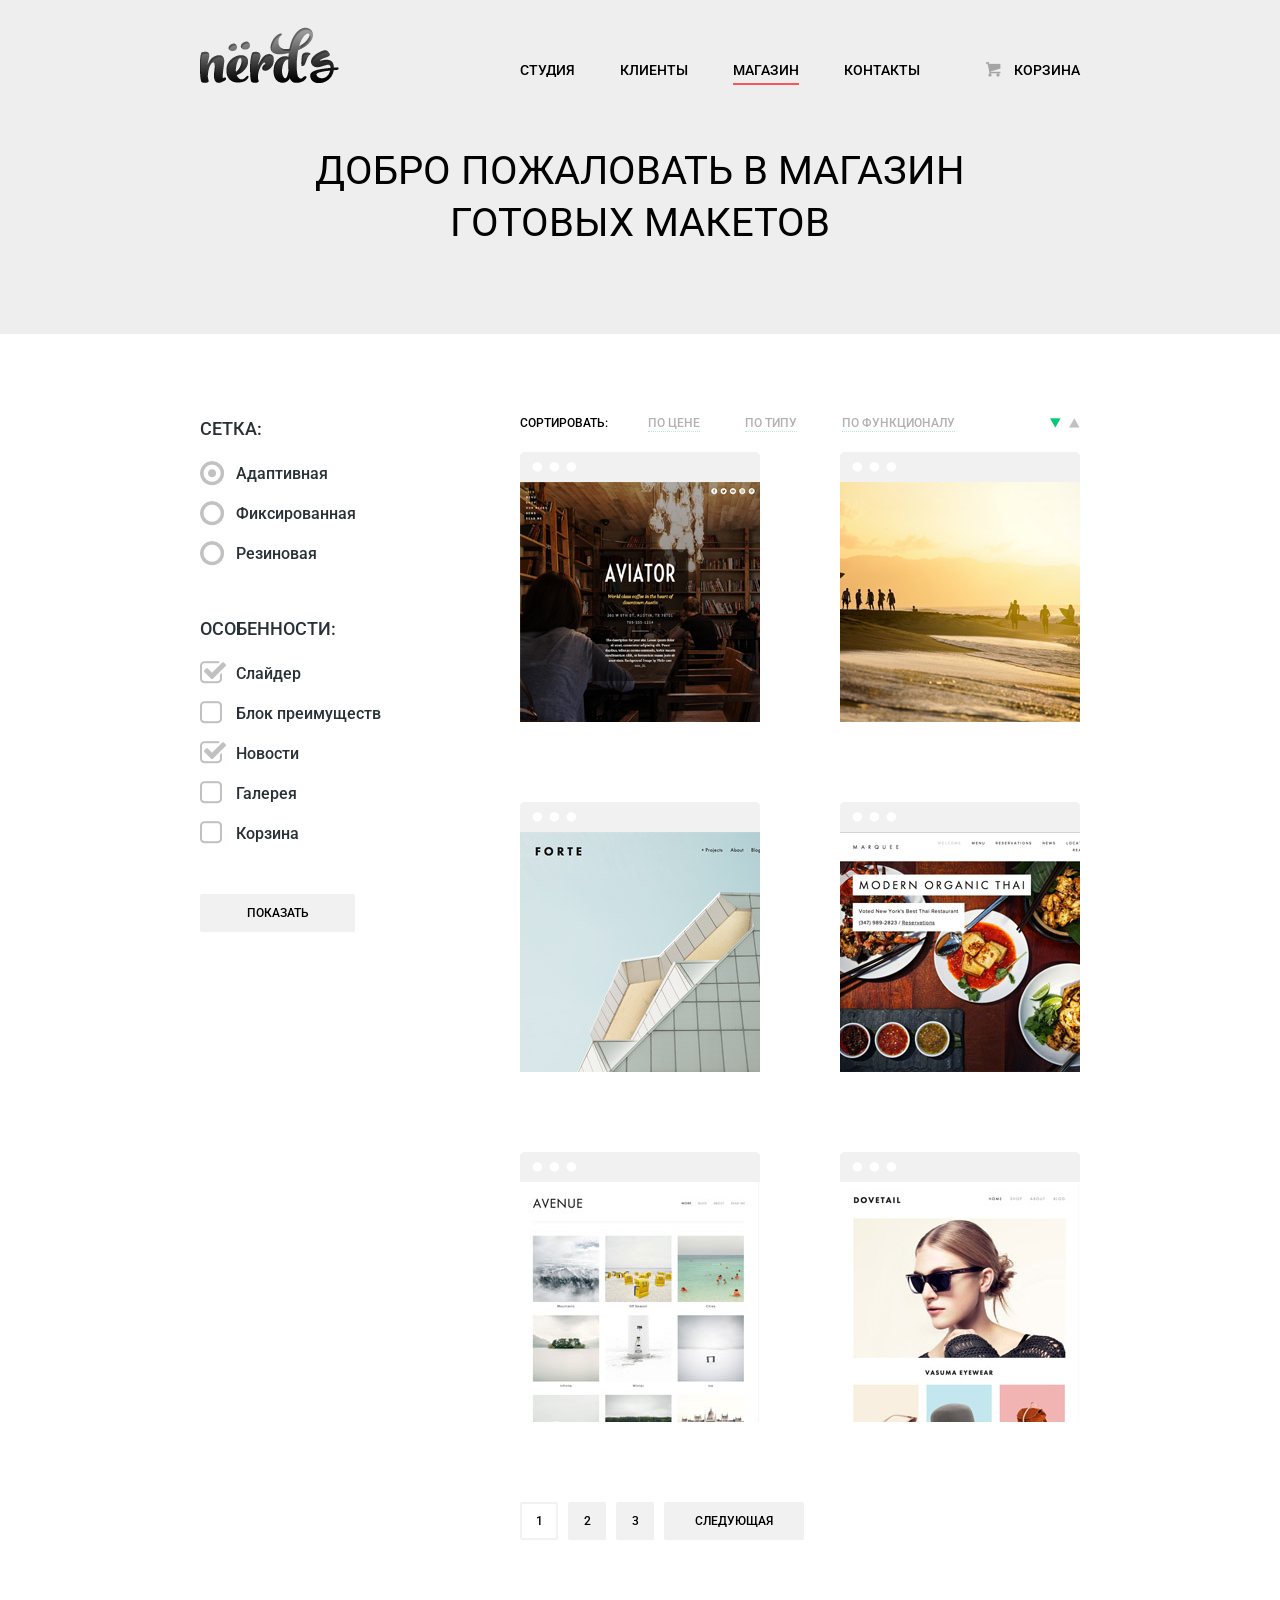
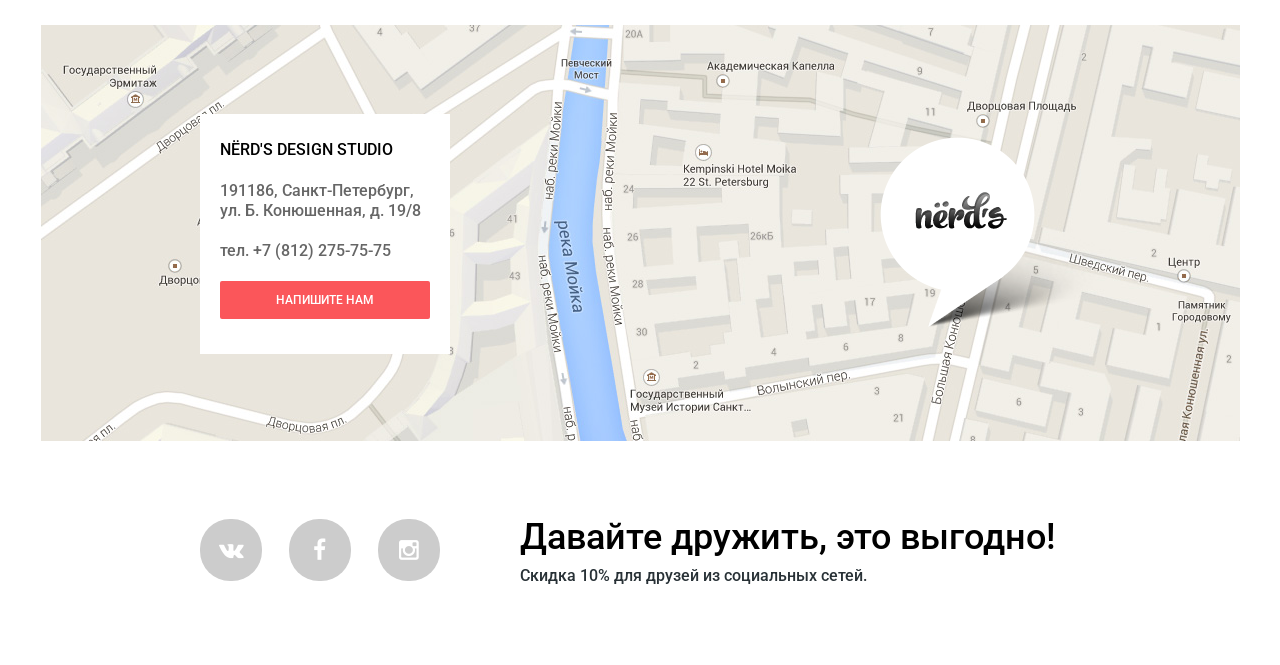
<file: projects/nerds/shop.html>
<!DOCTYPE html>
<html lang="ru">
<head>
	<meta charset="utf-8">
	<title>Магазин готовых макетов дизайн-студии Nёrd's</title>
	<link rel="stylesheet" type="text/css" href="style/normalize.css">
	<link href="https://fonts.googleapis.com/css?family=Roboto:500&subset=latin,cyrillic,cyrillic-ext,latin-ext" rel="stylesheet" type="text/css">
	<link rel="stylesheet" type="text/css" href="style/style.css">
	<link rel="stylesheet" type="text/css" href="style/symbols-nerds.css">
</head>
<body class="shop-page">
	<header class="main-header">
		<div class="container">
			<div class="header-menu-wrapper clearfix">
				<div class="main-logo">
					<a href="index.html">
						<img src="img/logo-menu-139x56.png" width="139" height="56" alt="Nёrd's" title="Nёrd's - дизайн-студия">
					</a>
				</div>
				<div class="navigation-wrapper clearfix">
					<nav class="main-navigation">
						<ul>
							<li>
								<a class="nav-link" href="#">Студия</a>
							</li>
							<li>
								<a class="nav-link" href="#">Клиенты</a>
							</li>
							<li>
								<span class="nav-link">Магазин</span>
							</li>
							<li>
								<a class="nav-link" href="#">Контакты</a>
							</li>
					</nav>
					<div class="user-basket">
						<a class="icon-basket nav-link" href="#">Корзина</a>
					</div>
				</div>
			</div>
			<div class="inner-page-title">
				<h1>Добро пожаловать в магазин готовых макетов</h1>
			</div>
	</header>

	<main class="container">
		<div class="shop-content clearfix">
			<div class="shop-column-left">
				<form class="filter-form" action="https://echo.htmlacademy.ru" method="get">
					<div class="group-of-filters">
						<span class="filter-title">Сетка&#58;</span>
						<label class="filter-point">
							<input type="radio" name="grid" value="adaptation" checked>
							<span class="checkbox-indicator icon-circle-dot"></span>
							<span class="checkbox-indicator icon-circle"></span>
							Адаптивная
						</label>
						<label class="filter-point">
							<input type="radio" name="grid" value="fixed">
							<span class="checkbox-indicator icon-circle-dot"></span>
							<span class="checkbox-indicator icon-circle"></span>
							Фиксированная
						</label>
						<label class="filter-point">
							<input type="radio" name="grid" value="rubber">
							<span class="checkbox-indicator icon-circle-dot"></span>
							<span class="checkbox-indicator icon-circle"></span>
							Резиновая
						</label>
					</div>
					<div class="group-of-filters">
						<span class="filter-title">Особенности&#58;</span>
						<label class="filter-point">
							<input type="checkbox" name="slider" checked>
							<span class="checkbox-indicator icon-check-on"></span>
							<span class="checkbox-indicator icon-check-off"></span>
							Слайдер
						</label>
						<label class="filter-point">
							<input type="checkbox" name="advantage-block">
							<span class="checkbox-indicator icon-check-on"></span>
							<span class="checkbox-indicator icon-check-off"></span>
							Блок преимуществ
						</label>
						<label class="filter-point">
							<input type="checkbox" name="news" checked>
							<span class="checkbox-indicator icon-check-on"></span>
							<span class="checkbox-indicator icon-check-off"></span>
							Новости
						</label>
						<label class="filter-point">
							<input type="checkbox" name="gallery">
							<span class="checkbox-indicator icon-check-on"></span>
							<span class="checkbox-indicator icon-check-off"></span>
							Галерея
						</label>
						<label class="filter-point">
							<input type="checkbox" name="basket">
							<span class="checkbox-indicator icon-check-on"></span>
							<span class="checkbox-indicator icon-check-off"></span>
							Корзина
						</label>
					</div>
					<button class="btn btn-grey" type="submit">Показать</button>
				</form>
			</div>	
			<div class="shop-column-right">
				<div class="sorting-block clearfix">
					<div class="sorting-way">
						<span>Cортировать&#58;</span>
						<button type="button">По цене</button>
						<button type="button">По типу</button>
						<button type="button">По функционалу</button>
					</div>
					<div class="sorting-direction">
						<button type="button" class="icon-down-dir sort-on"></button>
						<button type="button" class="icon-up-dir"></button>
					</div>
				</div>

				<div class="shop-showcase">
					<article class="shop-item">
						<div class="item-head-decoration"></div>
						<img src="img/shop-item-aviator-240x240.jpg" width="240" height="240">
						<div class="item-description">
							<h2>Aviator</h2>
							<p>Одностраничный макет<br>c авторским дизайном</p>
							<button class="btn btn-red">8000&#160;p&#46;</button>
						</div>
					</article>
					<article class="shop-item">
						<div class="item-head-decoration"></div>
						<img src="img/shop-item-beach-240x240.jpg" width="240" height="240">
						<div class="item-description">
							<h2>Sunset</h2>
							<p>Интернет-магазин<br>с личным кабинетом</p>
							<button class="btn btn-red">10000&#160;p&#46;</button>
						</div>
					</article>
					<article class="shop-item">
						<div class="item-head-decoration"></div>
						<img src="img/shop-item-forte-240x240.jpg" width="240" height="240">
						<div class="item-description">
							<h2>Forte</h2>
							<p>Отличный макет<br>для личного блога</p>
							<button class="btn btn-red">5000&#160;p&#46;</button>
						</div>
					</article>
					<article class="shop-item">
						<div class="item-head-decoration"></div>
						<img src="img/shop-item-restaurant-240x240.jpg" width="240" height="240">
						<div class="item-description">
							<h2>Modern&#160;Organic<br>Thai</h2>
							<p>Сайт для ресторана<br>быстрого питания</p>
							<button class="btn btn-red">12000&#160;p&#46;</button>
						</div>
					</article>
					<article class="shop-item">
						<div class="item-head-decoration"></div>
						<img src="img/shop-item-avenue-240x240.jpg" width="240" height="240">
						<div class="item-description">
							<h2>Avenue</h2>
							<p>Макет для блога<br>о путешествиях</p>
							<button class="btn btn-red">8000&#160;p&#46;</button>
						</div>
					</article>
					<article class="shop-item">
						<div class="item-head-decoration"></div>
						<img src="img/shop-item-dovetail-240x240.jpg" width="240" height="240">
						<div class="item-description">
							<h2>Dovetail</h2>
							<p>Интернет-магазин<br>с галереей товаров</p>
							<button class="btn btn-red">14000&#160;p&#46;</button>
						</div>
					</article>
				</div>
				<div class="page-cross">
					<span class="page-active">1</span>
					<a class="btn btn-grey btn-num" href="#">2</a>
					<a class="btn btn-grey btn-num" href="#">3</a>
					<a class="btn btn-grey" href="#">Следующая</a>
				</div>	
			</div>		
		</div>
	</main>

	<footer class="main-footer">
		<div class="container">
			<div class="footer-contacts">
				<div class="contact-banner">
					<b>Nёrd's Design Studio</b>
					<p>191186, Санкт-Петербург, ул. Б. Конюшенная, д. 19/8</p>
					<p>тел. +7 (812) 275-75-75</p>
					<button class="btn btn-red" type="button">Напишите нам</button>
				</div>
				<img src="img/footer-map-marker-231x190.png" width="231" height="190">
				<div class="footer-contact-modal">
					<button class="modal-close" type="button" title="Закрыть"></button> 
					<form class="feedback-form" action="https://echo.htmlacademy.ru" method="post">
						<label class="modal-item">
							<span class="modal-item-title">Ваше имя:</span>
							<input type="text" name="user-name" placeholder="Представьтесь, пожалуйста">
						</label>
						<label class="modal-item">
							<span class="modal-item-title">Ваш e-mail:</span>
							<input type="type" name="user-mail" placeholder="Для отправки ответа">
						</label>
						<label class="modal-comment-item">
							<span class="modal-item-title">Текст письма:</span>
							<textarea name="user-comment" placeholder="В свободной форме"></textarea>
						</label>
						<button class="btn btn-red" type="submit">Отправить</button>
					</form>
				</div>
			</div>
			<div class="footer-social clearfix">
				<div class="social-links">
					<a class="icon-vk" href="#"></a>
					<a class="icon-facebook" href="#"></a>
					<a class="icon-instagramm" href="#"></a>
				</div>
				<div class="social-slogan">
					<b>Давайте дружить, это выгодно!</b>
					<p>Скидка 10% для друзей из социальных сетей.</p>
				</div>
			</div>
		</div>
	</footer>

	<script src="js/popup.js"></script>
</body>
</html>
</file>
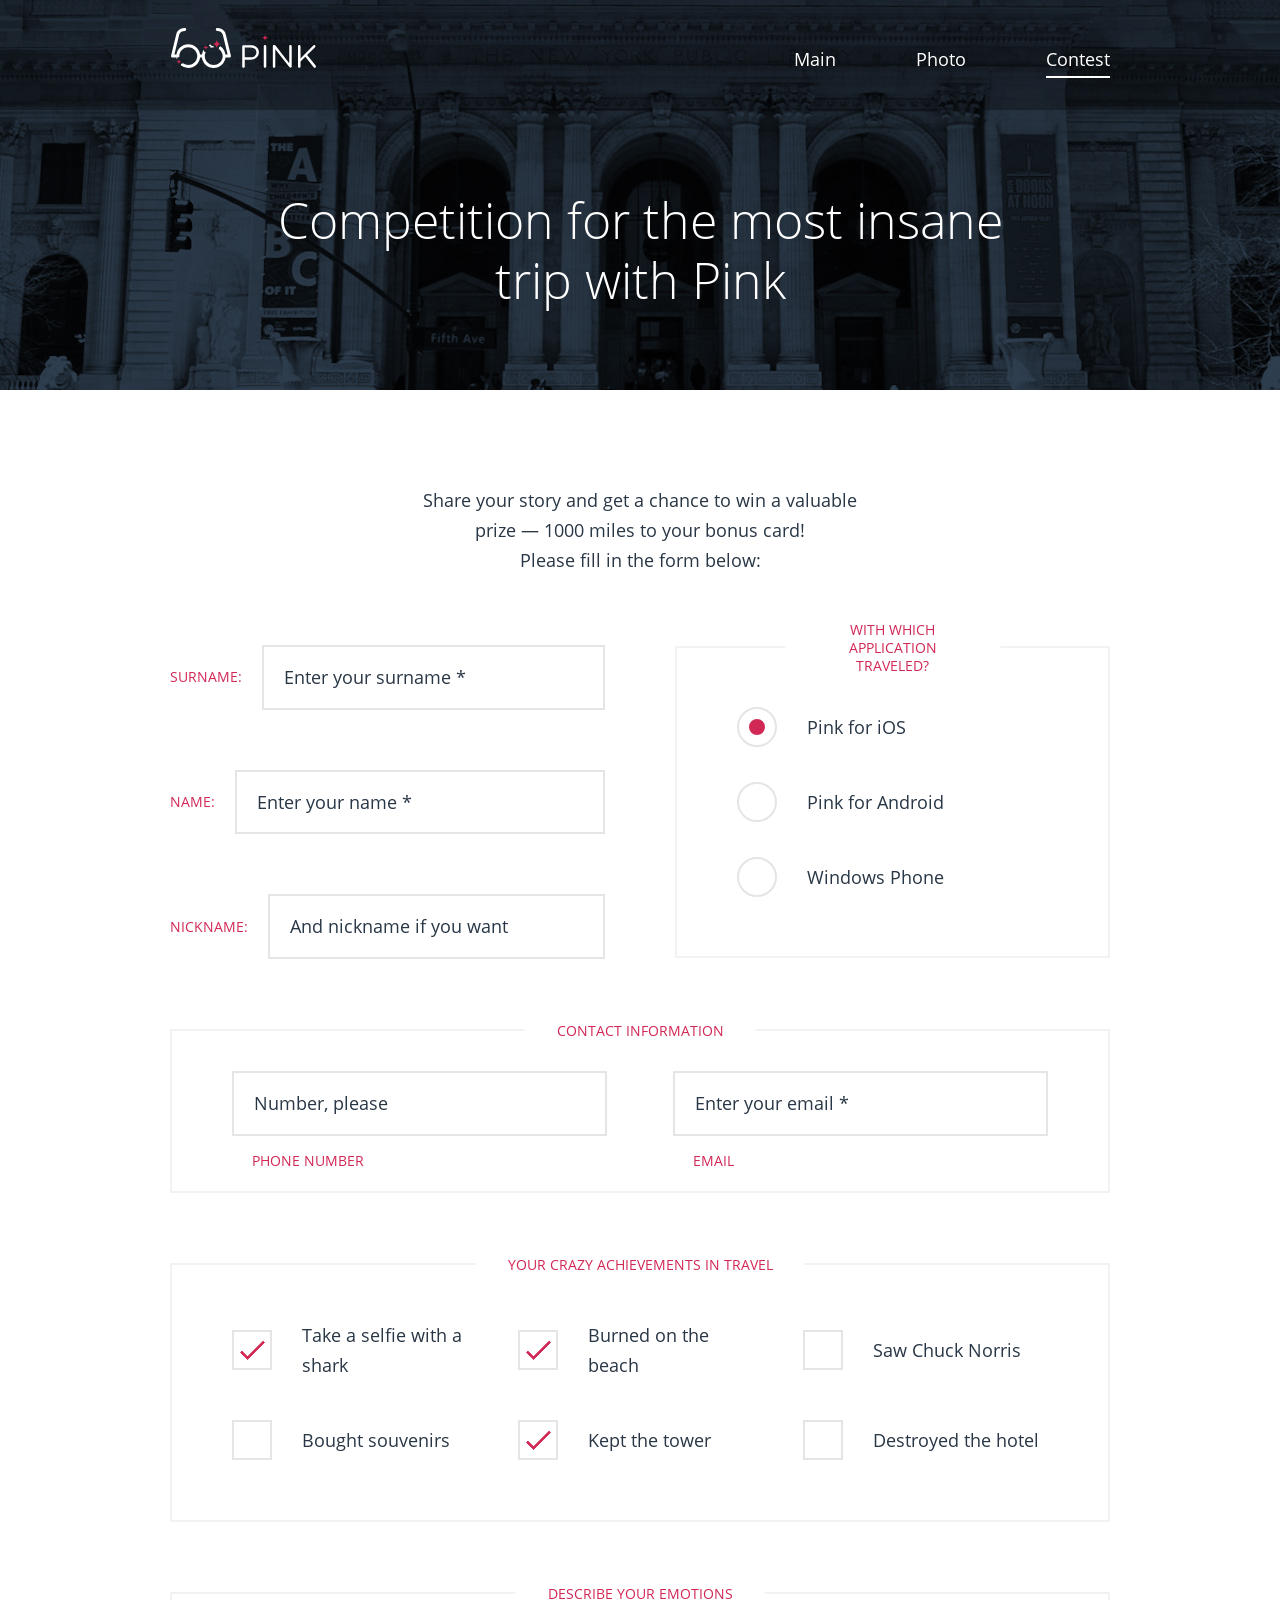
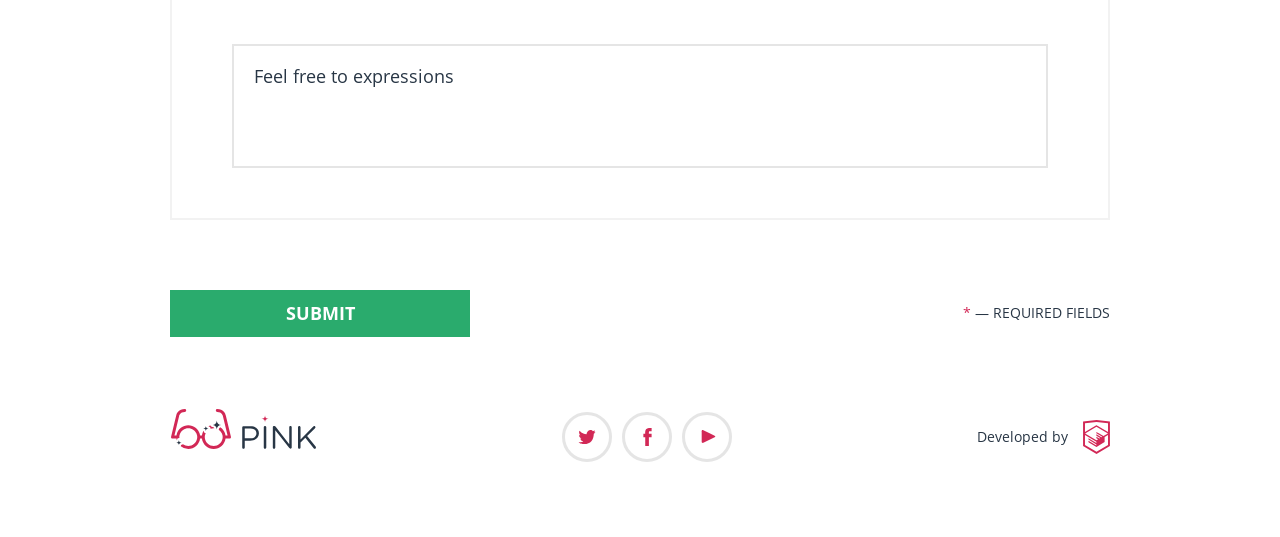
<file: projects/pink/contest.html>
<!DOCTYPE html><html lang="en"><head><meta charset="utf-8"><meta name="viewport" content="width=device-width,initial-scale=1"><title>Contest</title><link rel="preload" href="fonts/OpenSans-Light.woff2" as="font"><link rel="preload" href="fonts/OpenSans-Regular.woff2" as="font"><link rel="preload" href="fonts/OpenSans-Bold.woff2" as="font"><link rel="stylesheet" href="css/style.min.css"></head><body><div style="display:none"><svg xmlns="http://www.w3.org/2000/svg" xmlns:xlink="http://www.w3.org/1999/xlink"><symbol id="icon-contrast" viewbox="-35.422 -7.96 31.92 31.92"><path d="M-19.462-3.96c6.595 0 11.96 5.365 11.96 11.96s-5.365 11.96-11.96 11.96-11.96-5.365-11.96-11.96 5.365-11.96 11.96-11.96m0-4c-8.814 0-15.96 7.145-15.96 15.96 0 8.813 7.146 15.96 15.96 15.96S-3.502 16.813-3.502 8c0-8.815-7.146-15.96-15.96-15.96z"></path><path d="M-19.462 16.331a8.519 8.519 0 0 0 8.52-8.52 8.518 8.518 0 0 0-8.52-8.519"></path></symbol><symbol id="icon-crop" viewbox="0 0 48 48"><path fill="none" d="M0 0h48v48H0V0z"></path><path d="M34 30h4V14c0-2.21-1.79-4-4-4H18v4h16v16zm-20 4V2h-4v8H2v4h8v20c0 2.21 1.79 4 4 4h20v8h4v-8h8v-4H14z"></path></symbol><symbol id="icon-fill" viewbox="0 0 48 48"><path fill="none" d="M0 0h48v48H0V0z"></path><path d="M33.12 17.88L15.24 0l-2.83 2.83 4.76 4.76L6.88 17.88a3 3 0 0 0 0 4.24l11 11c.58.59 1.35.88 2.12.88s1.54-.29 2.12-.88l11-11a3 3 0 0 0 0-4.24zM10.41 20L20 10.42 29.59 20H10.41zM38 23s-4 4.33-4 7c0 2.21 1.79 4 4 4s4-1.79 4-4c0-2.67-4-7-4-7zM0 40h48v3H0z"></path></symbol><symbol id="icon-heart" viewbox="521.939 473.064 12.545 11.99"><path d="M528.174 485.055a.737.737 0 0 1-.552-.249c-3.798-4.324-4.644-5.298-4.858-5.572h-.004a3.866 3.866 0 0 1-.821-2.373 3.803 3.803 0 0 1 3.799-3.799c.934 0 1.804.32 2.484.898a3.847 3.847 0 0 1 2.463-.898 3.803 3.803 0 0 1 3.799 3.799c0 .909-.318 1.754-.896 2.381l-4.86 5.561a.735.735 0 0 1-.554.252zm-4.245-6.706c.208.255 2.471 2.839 4.243 4.858l4.323-4.944c.34-.369.52-.86.52-1.399a2.333 2.333 0 0 0-2.33-2.331c-.729 0-1.421.344-1.9.943a.76.76 0 0 1-.585.275.727.727 0 0 1-.575-.294 2.333 2.333 0 0 0-1.887-.925 2.333 2.333 0 0 0-2.33 2.331c0 .678.275 1.171.507 1.467l.014.019z"></path></symbol><symbol id="icon-logo-facebook" viewbox="0 0 8.673 18.944"><path d="M6.275 3.357h2.398V0H5.795C2.656.181 1.54 2.387 1.948 6.115H0v3.517h1.958v9.312h3.837V9.632h2.857V6.115H5.786c-.021-1.045-.036-2.406.489-2.758z"></path></symbol><symbol id="icon-logo-footer-desktop" viewbox="0 0 146.3 40.375"><path d="M71.874 18.661c0-.708.58-1.288 1.256-1.288h7.18c5.087 0 8.436 2.704 8.436 7.146v.063c0 4.86-4.057 7.373-8.854 7.373h-5.475v6.825c0 .708-.58 1.287-1.289 1.287-.676 0-1.256-.58-1.256-1.287l.002-20.119zm8.114 10.98c3.734 0 6.182-1.996 6.182-4.959v-.062c0-3.221-2.414-4.894-6.053-4.894h-5.699v9.917h5.57v-.002zM93.603 18.5c0-.708.579-1.288 1.255-1.288.709 0 1.288.58 1.288 1.288v20.283a1.29 1.29 0 0 1-1.288 1.287c-.676 0-1.255-.579-1.255-1.287V18.5zm9.141.032c0-.676.58-1.256 1.256-1.256h.354c.58 0 .935.29 1.288.74l13.684 17.45V18.468c0-.676.547-1.256 1.256-1.256.676 0 1.225.58 1.225 1.256v20.349c0 .677-.48 1.19-1.158 1.19h-.129c-.548 0-.936-.321-1.318-.772l-13.976-17.867v17.449c0 .677-.547 1.257-1.257 1.257-.676 0-1.223-.58-1.223-1.257V18.532h-.002zm25.429-.032c0-.708.58-1.288 1.257-1.288.708 0 1.286.58 1.286 1.288v12.331l12.848-13.168c.29-.257.579-.451.998-.451.676 0 1.225.612 1.225 1.256 0 .354-.162.644-.42.901l-7.984 7.92 8.564 10.561c.225.291.354.547.354.936 0 .676-.577 1.288-1.285 1.288-.482 0-.807-.259-1.03-.58l-8.401-10.464-4.863 4.861v4.895a1.29 1.29 0 0 1-1.286 1.288c-.677 0-1.257-.58-1.257-1.288V18.5h-.006z"></path><path fill="#D22856" d="M98.498 9.875a3.623 3.623 0 0 1-3.623-3.624 3.625 3.625 0 0 1-3.625 3.624 3.625 3.625 0 0 1 3.625 3.624 3.623 3.623 0 0 1 3.623-3.624z"></path><g fill="#D22856"><path d="M43.094 19.313c.246 0 .489.014.73.033a2.491 2.491 0 0 0-2.136-1.221 1.994 1.994 0 0 1-1.884-1.354c-.727.208-1.425.482-2.089.816.062.017.122.038.188.038a2 2 0 0 1 2 2c0 .096-.015.188-.028.281 1-.382 2.084-.593 3.219-.593z"></path><path d="M60.462 28.016L55.287 6.651C54.926 4.303 52.694 0 46.688 0a1.5 1.5 0 1 0 0 3c4.856 0 5.575 3.729 5.639 4.143l4.767 19.701h-2.073c-.445-3.557-2.453-6.628-5.305-8.522a2.503 2.503 0 0 0-1.529 2.303c0 .088-.015.171-.026.256a9.034 9.034 0 0 1 3.829 5.965c.082.488.135.987.135 1.5 0 .512-.053 1.012-.135 1.5-.716 4.271-4.421 7.53-8.896 7.53-4.475 0-8.181-3.259-8.896-7.53a9.035 9.035 0 0 1-.135-1.5c0-.513.053-1.012.135-1.5a8.945 8.945 0 0 1 .808-2.484 1.994 1.994 0 0 1-1.852-1.984.739.739 0 0 0-.192-.488 11.95 11.95 0 0 0-1.795 4.957h-1.82c-.741-5.927-5.802-10.531-11.927-10.531S6.235 20.917 5.493 26.844H3.42L8.187 7.143C8.25 6.729 8.97 3 13.826 3a1.5 1.5 0 1 0 0-3C7.82 0 5.588 4.303 5.227 6.651L.052 28.016c-.266 1.109.531 1.826 1.426 1.826.012 0 .023.004.036.004h3.982c.079.629.215 1.237.387 1.831a.726.726 0 0 0 .102-.354 2 2 0 0 1 2-2c.166 0 .324.024.478.062a8.337 8.337 0 0 1-.074-1.042c0-.512.053-1.011.135-1.5.715-4.271 4.421-7.531 8.896-7.531s8.18 3.26 8.896 7.531c.082.489.135.988.135 1.5s-.053 1.012-.135 1.5c-.715 4.272-4.421 7.531-8.896 7.531a8.959 8.959 0 0 1-5.386-1.794c-.35.302-.8.491-1.299.491a.75.75 0 0 0-.749.748c0 .289-.065.563-.176.812a11.94 11.94 0 0 0 7.614 2.743c6.125 0 11.185-4.604 11.927-10.529h1.814c.742 5.926 5.802 10.529 11.927 10.529s11.186-4.604 11.927-10.529H59c.012 0 .023-.005.036-.005.895.002 1.692-.715 1.426-1.824z"></path></g><path d="M50.686 16.125a4.499 4.499 0 0 1-4.499-4.499 4.499 4.499 0 0 1-4.499 4.499 4.499 4.499 0 0 1 4.499 4.499 4.498 4.498 0 0 1 4.499-4.499zm-12.782 3.501a2.748 2.748 0 0 1-2.749-2.749 2.748 2.748 0 0 1-2.749 2.749 2.747 2.747 0 0 1 2.749 2.749 2.748 2.748 0 0 1 2.749-2.749zm-27.17 14.446a2.748 2.748 0 0 1-2.749-2.75c0 1.52-1.23 2.75-2.749 2.75a2.747 2.747 0 0 1 2.749 2.748 2.748 2.748 0 0 1 2.749-2.748z"></path></symbol><symbol id="icon-logo-footer-tablet" viewbox="0 0 146.3 40.375"><path d="M71.874 18.661c0-.708.58-1.288 1.256-1.288h7.18c5.087 0 8.436 2.704 8.436 7.146v.063c0 4.86-4.057 7.373-8.854 7.373h-5.475v6.825c0 .708-.58 1.287-1.289 1.287-.676 0-1.256-.58-1.256-1.287l.002-20.119zm8.114 10.98c3.734 0 6.182-1.996 6.182-4.959v-.062c0-3.221-2.414-4.894-6.053-4.894h-5.699v9.917h5.57v-.002zM93.603 18.5c0-.708.579-1.288 1.255-1.288.709 0 1.288.58 1.288 1.288v20.283a1.29 1.29 0 0 1-1.288 1.287c-.676 0-1.255-.579-1.255-1.287V18.5zm9.141.032c0-.676.58-1.256 1.256-1.256h.354c.58 0 .935.29 1.288.74l13.684 17.45V18.468c0-.676.547-1.256 1.256-1.256.676 0 1.225.58 1.225 1.256v20.349c0 .677-.48 1.19-1.158 1.19h-.129c-.548 0-.936-.321-1.318-.772l-13.976-17.867v17.449c0 .677-.547 1.257-1.257 1.257-.676 0-1.223-.58-1.223-1.257V18.532h-.002zm25.429-.032c0-.708.58-1.288 1.257-1.288.708 0 1.286.58 1.286 1.288v12.331l12.848-13.16c.29-.257.579-.451.998-.451.676 0 1.225.612 1.225 1.256 0 .354-.162.644-.42.901l-7.984 7.92 8.564 10.561c.225.291.354.547.354.936 0 .676-.577 1.288-1.285 1.288-.482 0-.807-.259-1.03-.58l-8.401-10.464-4.863 4.861v4.895a1.29 1.29 0 0 1-1.286 1.288c-.677 0-1.257-.58-1.257-1.288V18.5h-.006z"></path><path fill="#D22856" d="M60.462 28.016L55.287 6.651C54.926 4.303 52.694 0 46.688 0a1.5 1.5 0 1 0 0 3c4.856 0 5.575 3.729 5.639 4.143l4.767 19.701h-2.073c-.742-5.927-5.802-10.531-11.927-10.531s-11.186 4.604-11.927 10.531h-1.82c-.741-5.927-5.802-10.531-11.927-10.531S6.235 20.917 5.493 26.844H3.42L8.187 7.143C8.25 6.729 8.97 3 13.826 3a1.5 1.5 0 1 0 0-3C7.82 0 5.588 4.303 5.227 6.651L.052 28.016c-.266 1.109.531 1.826 1.426 1.826.012 0 .023.004.036.004h3.982c.741 5.926 5.802 10.53 11.927 10.53s11.185-4.604 11.927-10.53h1.814c.742 5.926 5.802 10.53 11.927 10.53s11.186-4.604 11.927-10.53H59c.012 0 .023-.004.036-.004.895 0 1.692-.717 1.426-1.826zm-34.147 1.828c-.715 4.272-4.421 7.531-8.896 7.531s-8.18-3.259-8.896-7.531c-.082-.488-.135-.988-.135-1.5s.053-1.011.135-1.5c.715-4.271 4.421-7.531 8.896-7.531s8.18 3.26 8.896 7.531c.082.489.135.988.135 1.5s-.053 1.011-.135 1.5zm25.675 0c-.716 4.272-4.421 7.531-8.896 7.531-4.475 0-8.181-3.259-8.896-7.531-.082-.488-.135-.988-.135-1.5s.053-1.011.135-1.5c.716-4.271 4.421-7.531 8.896-7.531 4.475 0 8.181 3.26 8.896 7.531.082.489.135.988.135 1.5s-.053 1.011-.135 1.5z"></path></symbol><symbol id="icon-logo-header-desktop" viewbox="0 0 146.3 40.375"><path d="M71.874 18.661c0-.708.58-1.288 1.256-1.288h7.18c5.087 0 8.436 2.704 8.436 7.146v.064c0 4.861-4.057 7.373-8.854 7.373h-5.475v6.825c0 .708-.58 1.288-1.288 1.288-.676 0-1.256-.58-1.256-1.288v-20.12zm8.114 10.98c3.734 0 6.182-1.996 6.182-4.959v-.063c0-3.22-2.414-4.894-6.053-4.894h-5.699v9.917h5.57v-.001zM93.603 18.5c0-.708.579-1.288 1.255-1.288.709 0 1.288.58 1.288 1.288v20.283a1.29 1.29 0 0 1-1.288 1.287c-.676 0-1.255-.579-1.255-1.287V18.5zm9.141.032c0-.676.58-1.256 1.256-1.256h.354c.58 0 .935.29 1.288.74l13.684 17.45V18.468c0-.676.547-1.256 1.256-1.256.676 0 1.224.58 1.224 1.256v20.349c0 .676-.481 1.19-1.158 1.19h-.129c-.548 0-.935-.321-1.319-.772l-13.975-17.868v17.45c0 .676-.547 1.256-1.256 1.256-.676 0-1.223-.58-1.223-1.256V18.532h-.002zm25.429-.032c0-.708.58-1.288 1.257-1.288.708 0 1.286.58 1.286 1.288v12.331l12.848-13.168c.29-.257.579-.451.998-.451.676 0 1.225.612 1.225 1.256 0 .354-.162.644-.42.901l-7.984 7.92 8.564 10.561c.225.291.354.547.354.935 0 .676-.578 1.288-1.286 1.288-.483 0-.806-.258-1.03-.58l-8.402-10.463-4.863 4.861v4.894a1.29 1.29 0 0 1-1.286 1.288c-.677 0-1.257-.58-1.257-1.288V18.5h-.004z"></path><path fill="#D22856" d="M98.498 9.875a3.623 3.623 0 0 1-3.623-3.624 3.625 3.625 0 0 1-3.625 3.624 3.625 3.625 0 0 1 3.625 3.624 3.623 3.623 0 0 1 3.623-3.624z"></path><path d="M43.094 19.313c.246 0 .489.014.73.033a2.491 2.491 0 0 0-2.136-1.221 1.994 1.994 0 0 1-1.884-1.354c-.727.208-1.425.482-2.089.816.062.017.122.038.188.038a2 2 0 0 1 2 2c0 .096-.015.188-.028.281 1-.382 2.084-.593 3.219-.593z"></path><path d="M60.462 28.016L55.287 6.651C54.926 4.303 52.694 0 46.688 0a1.5 1.5 0 1 0 0 3c4.856 0 5.575 3.729 5.639 4.143l4.767 19.701h-2.073c-.445-3.557-2.453-6.628-5.305-8.522a2.503 2.503 0 0 0-1.529 2.303c0 .088-.015.171-.026.256a9.034 9.034 0 0 1 3.829 5.964c.082.489.135.988.135 1.5s-.053 1.012-.135 1.5c-.716 4.272-4.421 7.531-8.896 7.531-4.475 0-8.181-3.259-8.896-7.531-.082-.488-.135-.988-.135-1.5s.053-1.011.135-1.5a8.949 8.949 0 0 1 .808-2.483 1.995 1.995 0 0 1-1.852-1.985.743.743 0 0 0-.192-.489 11.954 11.954 0 0 0-1.795 4.958h-1.82c-.741-5.927-5.802-10.531-11.927-10.531S6.235 20.917 5.493 26.844H3.42L8.187 7.143C8.25 6.729 8.97 3 13.826 3a1.5 1.5 0 1 0 0-3C7.82 0 5.588 4.303 5.227 6.651L.052 28.016c-.266 1.109.531 1.826 1.426 1.826.012 0 .023.004.036.004h3.982c.079.628.215 1.237.387 1.831a.726.726 0 0 0 .102-.354 2 2 0 0 1 2-2c.166 0 .324.025.478.063a8.337 8.337 0 0 1-.074-1.042c0-.512.053-1.011.135-1.5.715-4.271 4.421-7.531 8.896-7.531s8.18 3.26 8.896 7.531c.082.489.135.988.135 1.5s-.053 1.012-.135 1.5c-.715 4.272-4.421 7.531-8.896 7.531a8.959 8.959 0 0 1-5.386-1.794c-.35.302-.8.491-1.299.491a.75.75 0 0 0-.749.748c0 .29-.065.564-.176.812a11.94 11.94 0 0 0 7.614 2.743c6.125 0 11.185-4.604 11.927-10.53h1.814c.742 5.926 5.802 10.53 11.927 10.53s11.186-4.604 11.927-10.53H59c.012 0 .023-.004.036-.004.895.001 1.692-.716 1.426-1.825z"></path><path fill="#D22856" d="M50.686 16.125a4.499 4.499 0 0 1-4.499-4.499 4.499 4.499 0 0 1-4.499 4.499 4.499 4.499 0 0 1 4.499 4.499 4.498 4.498 0 0 1 4.499-4.499zm-12.782 3.501a2.748 2.748 0 0 1-2.749-2.749 2.748 2.748 0 0 1-2.749 2.749 2.747 2.747 0 0 1 2.749 2.749 2.748 2.748 0 0 1 2.749-2.749zm-27.17 14.446a2.748 2.748 0 0 1-2.749-2.75c0 1.52-1.23 2.75-2.749 2.75a2.747 2.747 0 0 1 2.749 2.748 2.748 2.748 0 0 1 2.749-2.748z"></path></symbol><symbol id="icon-logo-header-mobile" viewbox="0 0 74.426 22.859"><path d="M0 1.449C0 .741.58.161 1.256.161h7.18c5.087 0 8.436 2.704 8.436 7.147v.064c0 4.861-4.057 7.373-8.854 7.373H2.544v6.825c0 .708-.58 1.288-1.288 1.288C.58 22.859 0 22.279 0 21.571V1.449zm8.114 10.979c3.734 0 6.182-1.996 6.182-4.958v-.065c0-3.22-2.415-4.894-6.054-4.894H2.544v9.917h5.57zm13.615-11.14C21.729.58 22.308 0 22.983 0c.709 0 1.288.58 1.288 1.288v20.283c0 .708-.579 1.288-1.288 1.288-.676 0-1.255-.58-1.255-1.288V1.288zm9.141.032c0-.676.579-1.256 1.256-1.256h.354c.58 0 .934.29 1.288.74l13.684 17.45V1.256A1.256 1.256 0 0 1 48.707 0c.676 0 1.223.58 1.223 1.256v20.348c0 .676-.482 1.191-1.158 1.191h-.129c-.548 0-.934-.322-1.32-.772L33.349 4.153v17.45c0 .676-.547 1.256-1.255 1.256-.677 0-1.224-.58-1.224-1.256V1.32zm25.43-.032C56.3.58 56.879 0 57.556 0c.708 0 1.287.58 1.287 1.288v12.331L71.689.451c.29-.258.58-.451.999-.451.676 0 1.224.612 1.224 1.256 0 .354-.161.644-.419.901l-7.984 7.92 8.564 10.561c.225.29.354.547.354.934 0 .676-.579 1.288-1.287 1.288-.483 0-.806-.258-1.03-.58l-8.403-10.463-4.862 4.861v4.894c0 .708-.579 1.288-1.287 1.288-.677 0-1.256-.58-1.256-1.288V1.288z"></path></symbol><symbol id="icon-logo-header-tablet" viewbox="0 0 146.3 40.375"><path d="M71.874 18.661c0-.708.58-1.288 1.256-1.288h7.18c5.087 0 8.436 2.704 8.436 7.146v.064c0 4.861-4.057 7.373-8.854 7.373h-5.475v6.825c0 .708-.58 1.288-1.288 1.288-.676 0-1.256-.58-1.256-1.288v-20.12zm8.114 10.98c3.734 0 6.182-1.996 6.182-4.959v-.063c0-3.22-2.414-4.894-6.053-4.894h-5.699v9.917h5.57v-.001zM93.603 18.5c0-.708.579-1.288 1.255-1.288.709 0 1.288.58 1.288 1.288v20.283a1.29 1.29 0 0 1-1.288 1.287c-.676 0-1.255-.579-1.255-1.287V18.5zm9.141.032c0-.676.58-1.256 1.256-1.256h.354c.58 0 .935.29 1.288.74l13.684 17.45V18.468c0-.676.547-1.256 1.256-1.256.676 0 1.224.58 1.224 1.256v20.349c0 .676-.481 1.19-1.158 1.19h-.129c-.548 0-.935-.321-1.319-.772l-13.975-17.868v17.45c0 .676-.547 1.256-1.256 1.256-.676 0-1.223-.58-1.223-1.256V18.532h-.002zm25.429-.032c0-.708.58-1.288 1.257-1.288.708 0 1.286.58 1.286 1.288v12.331l12.848-13.168c.29-.257.579-.451.998-.451.676 0 1.225.612 1.225 1.256 0 .354-.162.644-.42.901l-7.984 7.92 8.564 10.561c.225.291.354.547.354.935 0 .676-.578 1.288-1.286 1.288-.483 0-.806-.258-1.03-.58l-8.402-10.463-4.863 4.861v4.894a1.29 1.29 0 0 1-1.286 1.288c-.677 0-1.257-.58-1.257-1.288V18.5h-.004zm-67.711 9.516L55.287 6.651C54.926 4.303 52.694 0 46.688 0a1.5 1.5 0 1 0 0 3c4.856 0 5.575 3.729 5.639 4.143l4.767 19.701h-2.073c-.742-5.927-5.802-10.531-11.927-10.531s-11.186 4.604-11.927 10.531h-1.82c-.741-5.927-5.802-10.531-11.927-10.531S6.235 20.917 5.493 26.844H3.42L8.187 7.143C8.25 6.729 8.97 3 13.826 3a1.5 1.5 0 1 0 0-3C7.82 0 5.588 4.303 5.227 6.651L.052 28.016c-.266 1.109.531 1.826 1.426 1.826.012 0 .023.004.036.004h3.982c.741 5.926 5.802 10.53 11.927 10.53s11.185-4.604 11.927-10.53h1.814c.742 5.926 5.802 10.53 11.927 10.53s11.186-4.604 11.927-10.53H59c.012 0 .023-.004.036-.004.895 0 1.692-.717 1.426-1.826zm-34.147 1.828c-.715 4.272-4.421 7.531-8.896 7.531-4.475 0-8.18-3.259-8.896-7.531-.082-.488-.135-.988-.135-1.5s.053-1.011.135-1.5c.715-4.271 4.421-7.531 8.896-7.531 4.475 0 8.18 3.26 8.896 7.531.082.489.135.988.135 1.5s-.053 1.011-.135 1.5zm25.675 0c-.716 4.272-4.421 7.531-8.896 7.531-4.475 0-8.181-3.259-8.896-7.531-.082-.488-.135-.988-.135-1.5s.053-1.011.135-1.5c.716-4.271 4.421-7.531 8.896-7.531 4.475 0 8.181 3.26 8.896 7.531.082.489.135.988.135 1.5s-.053 1.011-.135 1.5z"></path></symbol><symbol id="icon-logo-htmlacademy" viewbox="0 0 26.943 34.09"><path d="M13.62.017L13.472 0 0 1.412v24.661l13.472 8.017 13.43-7.99.042-.026V1.412L13.62.017zm11.399 12.11L13.495 5.334l-.001-.104-.087.05-.088-.056v.109L1.925 12.118V3.147l11.547-1.212 11.547 1.212v8.98zm-11.614-5.34L24.923 13.5l-4.479 2.64-7.093-4.221-.013 1.415 5.904 3.513-.86.507-5.031-2.992-.013 1.415 3.827 2.275-.782.523-3.032-1.787-.013 1.413 1.852 1.091-1.8 1.081-11.356-6.751 11.371-6.835zm-11.48 8.34l11.411 6.791.015 1.044-7.941-4.728-.015 1.416 7.979 4.796.017 1.076-7.972-4.741-.013 1.415 8.021 4.821.045.026 8.143-4.872v-1.268l-.011-.148v-3.761l3.415-2.036v10.02L13.472 31.85 1.925 24.979v-9.852z"></path></symbol><symbol id="icon-logo-twitter" viewbox="0 0 17.5 14.663"><path fill-rule="evenodd" d="M11.283.153c1.736-.485 3.074.263 3.685 1.151.694-.226 1.372-.47 2.072-.691-.004.841-.538 1.478-.883 1.727.704.166 1.343-.48 1.343-.48-.175.976-1.035 1.746-1.611 1.977-.239 6.592-3.272 10.956-10.382 10.823h-.46c-.422 0-4.29-.45-5.047-1.843 2.341.192 4.011-.412 4.835-1.15-.989-.293-2.761-.464-3.07-2.881.362.105.583.223 1.228.117C1.757 8.067.385 7.366.461 5.218c.294.32 1.1.523 1.381.461C1.117 5.444-.188 2.398.921.843 2.794 2.654 4.769 4.364 8.29 4.528 8.506 2.288 9.461.787 11.283.153z" clip-rule="evenodd"></path></symbol><symbol id="icon-logo-youtube" viewbox="0 0 14.64 13.96"><path d="M1.775 13.78C.799 14.257 0 13.758 0 12.671V1.29C0 .202.799-.295 1.775.181l12.133 5.932c.975.478.975 1.258 0 1.736L1.775 13.78z"></path></symbol></svg></div><header class="page-header page-header--mobile-menu-opened"><div class="page-header__container container"><a class="page-header__logo logo" href="index.html" aria-label="Go to home page"><svg class="logo__image logo__image--header-mobile" width="75" height="22"><use xlink:href="#icon-logo-header-mobile"></use></svg> <svg class="logo__image logo__image--header-tablet" width="147" height="40" hidden=""><use xlink:href="#icon-logo-header-tablet"></use></svg> <svg class="logo__image logo__image--header-desktop" width="147" height="40" hidden=""><use xlink:href="#icon-logo-header-desktop"></use></svg> </a><button class="page-header__nav-toggle nav-toggle nav-toggle--nojs" type="button"><span class="visually-hidden">Menu</span></button><nav class="page-header__main-nav main-nav main-nav--opened"><ul class="main-nav__list"><li class="main-nav__item"><a class="main-nav__item-link" href="index.html">Main</a></li><li class="main-nav__item"><a class="main-nav__item-link" href="photo.html">Photo</a></li><li class="main-nav__item main-nav__item--active"><a class="main-nav__item-link">Contest</a></li></ul></nav></div></header><main class="page-main"><h1 class="page-main__title">Competition for the&nbsp;most&nbsp;insane trip&nbsp;with&nbsp;Pink</h1><form class="page-main__contest contest-form" action="https://echo.htmlacademy.ru" method="post"><h2 class="contest-form__invite">Share your story and get a&nbsp;chance to&nbsp;win a&nbsp;valuable prize&nbsp;&mdash; 1000 miles to&nbsp;your bonus card! <span class="contest-form__invite-to-fill-in">Please fill in&nbsp;the form below:</span></h2><div class="contest-form__container container"><fieldset class="contest-form__set contest-form__set-text contest-form__set-text--user"><legend class="visually-hidden">Participant</legend><ul class="contest-form__set-text-list"><li class="contest-form__set-text-item"><label class="contest-form__set-text-caption" for="surname">Surname:</label> <input class="contest-form__set-text-field" type="text" name="surname" id="surname" placeholder="Enter your surname *" required=""></li><li class="contest-form__set-text-item"><label class="contest-form__set-text-caption" for="name">Name:</label> <input class="contest-form__set-text-field" type="text" name="name" id="name" placeholder="Enter your name *" required=""></li><li class="contest-form__set-text-item"><label class="contest-form__set-text-caption" for="nickname">Nickname:</label> <input class="contest-form__set-text-field" type="text" name="name" id="nickname" placeholder="And nickname if you want"></li></ul></fieldset><fieldset class="contest-form__set contest-form__set--border contest-form__set-checkbox"><legend class="contest-form__set-title">Your crazy achievements in&nbsp;travel</legend><ul class="contest-form__set-checkbox-list"><li class="contest-form__set-checkbox-item"><input class="contest-form__set-checkbox-field visually-hidden" type="checkbox" name="achievements" id="selfie" value="selfie" checked=""> <label class="contest-form__set-checkbox-caption" for="selfie">Take a selfie with a shark</label></li><li class="contest-form__set-checkbox-item"><input class="contest-form__set-checkbox-field visually-hidden" type="checkbox" name="achievements" id="burned" value="burned" checked=""> <label class="contest-form__set-checkbox-caption" for="burned">Burned on the beach</label></li><li class="contest-form__set-checkbox-item"><input class="contest-form__set-checkbox-field visually-hidden" type="checkbox" name="achievements" id="norris" value="norris"> <label class="contest-form__set-checkbox-caption" for="norris">Saw Chuck Norris</label></li><li class="contest-form__set-checkbox-item"><input class="contest-form__set-checkbox-field visually-hidden" type="checkbox" name="achievements" id="souvenirs" value="souvenirs"> <label class="contest-form__set-checkbox-caption" for="souvenirs">Bought souvenirs</label></li><li class="contest-form__set-checkbox-item"><input class="contest-form__set-checkbox-field visually-hidden" type="checkbox" name="achievements" id="tower" value="tower" checked=""> <label class="contest-form__set-checkbox-caption" for="tower">Kept the tower</label></li><li class="contest-form__set-checkbox-item"><input class="contest-form__set-checkbox-field visually-hidden" type="checkbox" name="achievements" id="hotel" value="hotel"> <label class="contest-form__set-checkbox-caption" for="hotel">Destroyed the hotel</label></li></ul></fieldset><fieldset class="contest-form__set contest-form__set--border contest-form__set-text contest-form__set-text--contact"><legend class="contest-form__set-title contest-form__set-title-contact">Contact Information</legend><ul class="contest-form__set-text-list"><li class="contest-form__set-text-item"><label class="contest-form__set-text-caption" for="phone">Phone number</label> <input class="contest-form__set-text-field" type="tel" name="phone" id="phone" placeholder="Number, please"></li><li class="contest-form__set-text-item"><label class="contest-form__set-text-caption" for="email">Email</label> <input class="contest-form__set-text-field" type="email" name="email" id="email" placeholder="Enter your email *" required=""></li></ul></fieldset><fieldset class="contest-form__set contest-form__set--border contest-form__set-radio"><legend class="contest-form__set-title">With which application traveled?</legend><ul class="contest-form__set-radio-list"><li class="contest-form__set-radio-item"><input class="contest-form__set-radio-field visually-hidden" type="radio" name="application" id="ios" value="ios" checked=""> <label class="contest-form__set-radio-caption" for="ios">Pink for iOS</label></li><li class="contest-form__set-radio-item"><input class="contest-form__set-radio-field visually-hidden" type="radio" name="application" id="android" value="android"> <label class="contest-form__set-radio-caption" for="android">Pink for Android</label></li><li class="contest-form__set-radio-item"><input class="contest-form__set-radio-field visually-hidden" type="radio" name="application" id="windows" value="windows"> <label class="contest-form__set-radio-caption" for="windows">Windows Phone</label></li></ul></fieldset><div class="contest-form__set contest-form__set--border contest-form__set-message"><label class="contest-form__set-title contest-form__set-message-title" for="message">Describe your emotions</label> <textarea class="contest-form__set-message-area" name="message" id="message" cols="20" rows="5" placeholder="Feel free to expressions"></textarea></div><button class="contest-form__btn btn btn--common" type="submit">Submit</button> <small class="contest-form__legend"><span class="legend-symbol">&#42;</span> &mdash; required fields</small></div></form></main><footer class="page-footer"><div class="page-footer__container container"><a class="page-footer__logo logo" href="index.html" aria-label="Go to home page"><svg class="logo__image logo__image--footer-tablet" width="147" height="40"><use xlink:href="#icon-logo-footer-tablet"></use></svg> <svg class="logo__image logo__image--footer-desktop" width="147" height="40" hidden=""><use xlink:href="#icon-logo-footer-desktop"></use></svg></a><section class="page-footer__social social"><h3 class="visually-hidden">Social links</h3><a class="social__item" href="#" aria-label="See our twitter page"><svg class="social__item-image social__item-image--twitter" width="18" height="14"><use xlink:href="#icon-logo-twitter"></use></svg> </a><a class="social__item" href="#" aria-label="See our facebook page"><svg class="social__item-image social__item-image--facebook" width="9" height="18"><use xlink:href="#icon-logo-facebook"></use></svg> </a><a class="social__item" href="#" aria-label="See our youtube channel"><svg class="social__item-image social__item-image--youtube" width="15" height="13"><use xlink:href="#icon-logo-youtube"></use></svg></a></section><section class="page-footer__copyright copyright"><h3 class="visually-hidden">Copyright</h3><span class="copyright__text">Developed by</span> <a class="copyright__link" href="https://htmlacademy.ru/profile/id162247" target="_blank" aria-label="Go to developer page"><svg class="copyright__link-image" width="27" height="34"><use xlink:href="#icon-logo-htmlacademy"></use></svg></a></section></div></footer><script src="js/main.js"></script></body></html>
</file>
<file: css/style.css>
@font-face {
  font-family: 'Heebo';
  font-style: normal;
  font-weight: 100;
  src: local('Heebo Thin'), local('Heebo-Thin'),
       url('../fonts/heebo-v3-latin-100.woff2') format('woff2'),
       url('../fonts/heebo-v3-latin-100.woff') format('woff');
}

@font-face {
  font-family: 'Heebo';
  font-style: normal;
  font-weight: 300;
  src: local('Heebo Light'), local('Heebo-Light'),
       url('../fonts/heebo-v3-latin-300.woff2') format('woff2'),
       url('../fonts/heebo-v3-latin-300.woff') format('woff');
}

@font-face {
  font-family: 'Heebo';
  font-style: normal;
  font-weight: 700;
  src: local('Heebo Bold'), local('Heebo-Bold'),
       url('../fonts/heebo-v3-latin-700.woff2') format('woff2'),
       url('../fonts/heebo-v3-latin-700.woff') format('woff');
}

* {
  box-sizing: border-box;
}

.page {
  position: relative;
  min-width: 320px;
  margin: 0;
  padding: 0;
  font-family: 'Heebo', sans-serif;
  font-weight: 300;
  font-size: 16px;
  line-height: 20px;
  color: #2d2d2d;
  background-color: #ffffff;
}

.page__header {
  display: flex;
  height: 80px;
  color: rgba(255, 255, 255, 0.8);
  background-color: #2d2d2d;
}

.page__header-wrap {
  display: flex;
  flex-direction: row;
  justify-content: space-between;
  align-items: center;
  width: 100%;
  min-width: 320px;
  max-width: 1024px;
  margin: 0 auto;
  padding: 0 3.125%;
}

.btn {
  padding: 10px;
  font-size: 16px;
  line-height: 16px;
  color: inherit;
  text-decoration: none;
  border: 1px solid rgba(255, 255, 255, 0.8);
  border-radius: 3px;
  background: none;
  cursor: pointer;
}

.page__header-btn {
  color: rgba(255, 255, 255, 0.8);
}

.links {
  display: flex;
  flex-direction: row;
  justify-content: center;
  align-items: center;
}

.links__item {
  width: 24px;
  height: 24px;
  margin-right: 10px;
  line-height: 0;
}

.links__item-img {
  width: 100%;
  height: auto;
}

.links__item-img--white {
  fill: rgba(255, 255, 255, 0.8);
}

.links__item:last-child {
  margin: 0;
}

.page__greeting {
  padding-top: 35px;
  padding-bottom: 110px;
  color: rgba(255, 255, 255, 0.8);
  background-color: #2d2d2d;
}

.page__greeting-wrap {
  display: flex;
  flex-direction: column;
  align-items: center;
  width: 100%;
  min-width: 320px;
  max-width: 575px;
  margin: 0 auto;
  padding: 0 10px;
}

.page__greeting-img {
  width: 140px;
  height: 140px;
  border-radius: 50%;
}

.page__greeting-title {
  margin: 30px 0;
  margin-bottom: 5px;
  font-weight: 700;
  font-size: 30px;
  line-height: 30px;
  color: #ffffff;
}

.page__greeting-specialization {
  margin: 0;
  margin-bottom: 30px;
  font-weight: 300;
  font-size: 22px;
  line-height: 22px;
  text-transform: lowercase;
  color: #ffffff;
}

.page__greeting-description {
  display: flex;
  flex-wrap: wrap;
  justify-content: center;
  width: 100%;
}

.page__greeting-description span,
.page__greeting-description a {
  margin-right: 7px;
  margin-bottom: 7px;
  padding: 7px;
  font-size: 12px;
  line-height: 12px;
  border: 1px solid #ffffff;
  border-radius: 20px;
}

.page__greeting-description a {
  color: rgb(22, 172, 206);
  border: 1px solid rgb(22, 172, 206);
  text-decoration: none;
}

.page__main-portfolio-wrap {
  width: 320px;
  margin: 0 auto;
  margin-top: -60px;
  padding: 0 10px;
}

.portfolio__item {
  margin-bottom: 25px;
  background-color: #ffffff;
  outline: 1px solid #ececec;
}

.portfolio__item-link {
  display: block;
  padding-top: 10px;
}

.portfolio__item-img {
  width: 100%;
  height: auto;
}

.portfolio__item-caption {
  position: relative;
  padding: 10px;
  background-color: #2d2d2d;
}

.portfolio__item-title {
  display: block;
  margin-bottom: 3px;
  font-weight: 700;
  font-size: 20px;
  line-height: 24px;
  color: rgba(255, 255, 255, 0.8);
  text-decoration: none;
}

.portfolio__item-technology {
  margin: 0;
  font-size: 12px;
  line-height: 16px;
  color: rgba(255, 255, 255, 0.6);
  text-transform: uppercase;
}

.portfolio__item-github-link {
  position: absolute;
  display: block;
  top: 50%;
  right: 10px;
  transform: translateY(-50%);
  width: 20px;
  height: 20px;
  line-height: 0;
}

.portfolio__item-github-link-img {
  width: 100%;
  height: auto;
  fill: rgba(255, 255, 255, 0.8);
}

.page__footer {
  padding: 25px 0;
  color: rgba(255, 255, 255, 0.8);
  background-color: #2d2d2d;
}

.page__footer-wrap {
  width: 320px;
  margin: 0 auto;
  padding: 0 10px;
}

@media (min-width: 520px) {
  .page__greeting-title {
    font-size: 42px;
    line-height: 42px;
  }

  .page__greeting-specialization {
    font-size: 30px;
  line-height: 30px;
  }

  .page__main-portfolio-wrap {
    width: 500px;
  }

  .portfolio__item-caption {
    padding: 15px;
  }

  .portfolio__item-title {
    font-size: 22px;
  }

  .portfolio__item-technology {
    font-size: 14px;
  }

  .portfolio__item-github-link {
    width: 24px;
    height: 24px;
    right: 15px;
  }
}

@media (min-width: 1005px) {
  .btn:hover {
    color: #ffffff;
    border: 1px solid rgba(22, 172, 206, 1);
    background-color: rgba(22, 172, 206, 1);
  }

  .btn:active {
    color: #ffffff;
    border: 1px solid rgba(22, 172, 206, 0.6);
    background-color: rgba(22, 172, 206, 0.6);
  }

  .links__item:hover .links__item-img {
    fill: rgba(255, 255, 255, 1);
  }

  .links__item:active .links__item-img {
   fill: rgba(255, 255, 255, 0.4);
  }

  .page__greeting-description a:hover {
    color: #ffffff;
    border: 1px solid rgba(22, 172, 206, 1);
    background-color: rgba(22, 172, 206, 1);
  }

  .page__greeting-description a:active {
    color: #ffffff;
    border: 1px solid rgba(22, 172, 206, 0.6);
    background-color: rgba(22, 172, 206, 0.6);
  }

  .page__main-portfolio-wrap {
    width: 1005px;
    margin-bottom: 0;
  }

  .portfolio {
    display: flex;
    flex-direction: row;
    flex-flow: wrap;
    justify-content: space-between;
    align-items: flex-start;
  }

  .portfolio__item {
    width: 480px;
  }

  .portfolio__item-title:hover {
    color: rgba(255, 255, 255, 1);
  }

  .portfolio__item-title:active {
    color: rgba(255, 255, 255, 0.4);
  }

  .portfolio__item:hover {
    box-shadow: 0px 6px 10px 3px rgba(0, 0, 0, 0.2);
  }

  .portfolio__item:active {
    box-shadow: 0px 3px 5px 1px rgba(0, 0, 0, 0.2);
  }

  .portfolio__item-link {
    min-height: 290px;
  }

  .portfolio__item-github-link:hover .portfolio__item-github-link-img {
    fill: rgba(255, 255, 255, 1);
  }

  .portfolio__item-github-link:active .portfolio__item-github-link-img {
    fill: rgba(255, 255, 255, 0.4);
  }
}
</file>
<file: projects/barbershop/style/main.css>
body {
	min-width: 960px;
	font-family: "PT Sans Narrow", "Arial", sans-serif;
	font-weight: 700;
	font-size: 14px;
	line-height: 24px;
	color: #ffffff;
	text-transform: uppercase;
	background: #000000 url(../img/body-bg.jpg) no-repeat center top;
}

h1 {
	font-size: 30px;
	line-height: 42px;
	margin-top: 60px;
	margin-bottom: 30px;
}

h2, h3 {
	font-size: 24px;
	line-height: 30px;
	margin-top: 60px;
	margin-bottom: 30px;
}

h1 + h2,
h2 + h3 {
	margin-top: 20px;
}

@keyframes bounce {
	0%	  {transform: translateY(-2000px);}
	70%	  {transform: translateY(30px);	  }
	90%	  {transform: translateY(-10px);  }
	100%  {transform: translateY(0);	  }
}

@keyframes shake {
	0%, 100% 					{transform: translateX(0);	  }
	10%, 30%, 50%, 70%, 90%		{transform: translateX(-20px);}
	20%, 40%, 60%, 80%			{transform: translateX(20px); }
}

.inner-page, 
.shop-page {
	background: #f8f5f2 url(../img/index-pattern-white.jpg) repeat;
	color: #000000;
}

.main-header {
	margin-bottom: 60px;
	background-color: #000000;
	color: #ffffff;
}

.inner-page .main-header,
.shop-page .main-header {
	margin-bottom: 55px;
}

.clearfix::after {
	content: "";
	display: table;
	clear: both;
}

.container {
	width: 940px;
	padding: 0 10px;
	margin: 0 auto;
}

.main-navigation {
	float: left;
	width: 780px;
}

.main-navigation ul {
	margin: 0;
	padding: 0;
	list-style: none;
	font-size: 0;
}

.main-navigation li {
	display: inline-block;
	font-size: 16px;
	line-height: 20px;
	vertical-align: top;
}

.main-navigation a,
.main-navigation .active span {
	display: block;
	text-decoration: none;
	color: #ffffff;
	padding: 25px 20px;
}

.main-navigation ul a:hover {
	background-color: #242424;
}

.main-navigation .inner-logo {
	float: left;
	padding: 0;
}

.main-navigation .inner-logo img {
	width: 111px;
	height: 24px;
	padding: 23px 20px 16px;
}


.main-navigation li.active {
	position: relative;
}

.main-navigation li.active::after {
	content: "";
	position: absolute;
	height: 5px;
	background-color: #ffffff;
	bottom: 0;
	left: 20px;
	right: 20px;
}

.user-block {
	float: right;
	max-width: 140px;
}

.login {
	position: relative;
	display: inline-block;
	vertical-align: top;
	padding: 25px 20px;
	padding-left: 50px;
	color: #ffffff;
	font-size: 16px;
	line-height: 20px;
	text-decoration: none;
}

a.login:hover {
	background-color: #242424;
}

.login::before {
	content: "";
	position: absolute;
	top: 27px;
	left: 20px;
	width: 18px;
	height: 18px;
	background: url(../img/sprite.png) no-repeat -7px -12px;
	opacity: 0.3;
}

.login:hover::before {
	opacity: 1;
}

.index-logo {
	width: 368px;
	height: 204px;
	margin: 0 auto;
	margin-bottom: 25px;
}

.features {
	margin-bottom: 80px;
}

.features-item {
	width: 300px;
	float: left;
	margin-right: 20px;
	text-align: center;
}

.features-item:last-child {
	margin-right: 0;
}

.features-name {
	display: block;
	position: relative;
	font-size: 30px;
	line-height: 42px;
	padding-bottom: 35px;
	margin-bottom: 30px;
}

.features-name::after {
	content: "";
	display: block;
	position: absolute;
	width: 20px;
	height: 20px;
	background-color: #ffffff;
	bottom: 0;
	left: 50%;
	margin-left: -10px;
	transform: rotate(45deg);
}

.features-item p {
	margin: 10px;
	margin-bottom: 0;
}

.index-content {
	margin-bottom: 35px;
	padding: 50px 80px;
	background:url(../img/index-content-shadow.png) no-repeat center, #f8f5f2 url(../img/index-pattern-white.jpg);
	color: #000000;
}

.index-content-left {
	float: left;
	width: 380px;
}

.index-content-right {
	float: right;
	width: 300px;
}

.index-content-title {
	margin: 0;
	margin-bottom: 25px;
	font-size: 30px;
	line-height: 42px;
}

.index-content p {
	margin: 0;
	margin-bottom: 25px;
}

p.time-work {
	margin-bottom: 45px;
}

.news-preview {
	list-style: none;
	margin: 0;
	padding: 0;
	margin-bottom: 25px;
}

.news-preview li {
	margin-bottom: 25px;
}

.news-preview p {
	margin: 0;
	padding-right: 70px;
}

.news-preview time {
	font-weight: 400;
	text-transform: lowercase;
}

.btn {
	display: inline-block;
	padding: 10px 20px; 
	margin-right: 20px;
	min-width: 100px;
	vertical-align: top;
	font-family: "PT Sans Narrow", "Arial", sans-serif;
	font-weight: 700;
	font-size: 14px;
	line-height: 24px;
	color: #ffffff;
	text-transform: uppercase;
	text-align: center;
	background-color: #000000;
	border: none;
	outline: none;
	text-decoration: none;
	cursor: pointer;
}

.btn:hover,
.btn:active {
	background-color: #663d15;
}

.btn.disabled,
.btn:disabled {
	cursor: default;
	opacity: 0.5;
}

.btn.disabled:hover,
.btn:disabled:hover {
	background-color: #000000;
}

.gallery {
	position: relative;
	height: 260px;
}

.gallery-content {
	margin: 0;
	height: 164px;
	border: 7px solid #ffffff;
	background-color: #cccccc;
}

.gallery-content img {
	width: 286px;
	height: 164px;
}

.gallery .btn {
	position: absolute;
	width: 140px;
	bottom: 0;
	margin: 0;
} 

.gallery-prev {
	left: 0;
}

.gallery-next {
	right: 0;
}

.appointment-form input {
	float: left;
	width: 106px;
	margin-right: 20px;
	margin-bottom: 20px;
	padding: 7px 15px;
	font-family: "PT Sans Narrow", "Arial", sans-serif;
	font-weight: 700;
	font-size: 14px;
	line-height: 24px;
	color: #000000;
	text-transform: uppercase;
	border: 2px solid #000000;
	background-color: #f9f6f3;
	outline: none;
}

.appointment-form input:focus {
	border: 2px solid #663d15;
}

.appointment-form input:nth-child(2n) {
	margin-right: 0;
}

.appointment-form input:nth-child(3),
.appointment-form input:nth-child(4) {
	margin-bottom: 0;
}

.appointment-form .btn {
	clear: both;
	width: 100%;
	margin-top: 37px;
}

.main-footer {
	margin-top: 65px;
	padding-top: 60px;
	padding-bottom: 40px;
	background: #222222 url(../img/footer-patern.jpg) no-repeat center top;
	color: #ffffff;
}

.inner-page .main-footer,
.shop-page .main-footer {
	box-shadow: inset 0 20px 15px rgba(0, 0, 0, 0.5);
	margin-top: 50px;
}

.footer-contacts {
	float: left;
	width: 320px;
	margin-right: 60px;
}

.footer-contacts a {
	color: #ffffff;
}

.footer-contacts a:hover {
	text-decoration: none;
}

.footer-social {
	float: left;
	width: 180px;
	text-align: center;
	font-size: 0;
}

.footer-social p {
	font-size: 14px;
	margin: 0;
	margin-bottom: 15px;
}

.social-btn {
	display: inline-block;
	vertical-align: top;
	margin-right: 6px;
	width: 43px;
	height: 43px;
	background-color: #000000;
	background-image: url(../img/sprite.png);
	background-repeat: no-repeat;
	transition: 
		background-color 0.5s,
		background-position 0.5s;
}

.footer-social a:last-child {
	margin-right: 0;
}

.social-btn-vk {
	background-position: -43px 0;
}
.social-btn-fb {
	background-position: -136px 2px;
}
.social-btn-inst {
	background-position: -259px 2px;
}

.social-btn-vk:hover {
	background-color: #ffffff;
	background-position: -93px 0;
}
.social-btn-fb:hover {
	background-color: #ffffff;
	background-position: -173px 2px;
}
.social-btn-inst:hover {
	background-color: #ffffff;
	background-position: -213px 2px;
}

.footer-copyright {
	float: right;
	text-align: center;
}

.footer-copyright p{
	margin: 0;
	margin-bottom: 15px;
}

.footer-copyright .btn {
	margin: 0;
}

.footer-copyright .btn:hover {
	background-color: #ffffff;
	color: #000000;
}

.inner-page-title {
	margin-bottom: 50px;
}

.inner-page-title h1 {
	margin: 0;
	margin-bottom: 20px;
	padding: 0;
}

.breadcrumbs {
	margin: 0;
	padding: 0;
	list-style: none;
}

.breadcrumbs li {
	display: inline;
	position: relative;
	padding-right: 40px;
	margin
}

.breadcrumbs li::after{
	content: "";
	position: absolute;
	width: 8px;
	height: 8px;
	background-color: #000000;
	right: 15px;
	top: 6px;
	transform: rotate(45deg);
}

.breadcrumbs li.current::after {
	display: none;
}

.breadcrumbs a {
	text-decoration: none;
	color: #000000;
}

.breadcrumbs a:hover {
	text-decoration: underline;
}

.breadcrumbs .current {
	color: #d1cfcc;
}

.inner-content {
	margin-bottom: 80px;
}

.inner-content p {
	margin: 14px 0;
}

.inner-content table {
	border-collapse: collapse;
}

.inner-content td {
	border: 2px solid #000000;
	padding: 10px 15px;
}

.content-big-title {
	margin-top: 55px;
	margin-bottom: 65px;
	text-align: center;
}

.content-big-title h2 {
	display: inline-block;
	position: relative;
	margin: 0;
	padding: 0 25px;
	font-size: 48px;
	line-height: 48px;
	z-index: 2;
	background: #f8f5f2 url(../img/index-pattern-white.jpg) repeat;
}

.content-big-title::after {
	content: "";
	display: block;
	position: relative;
	bottom: 25px;
	border-bottom: 2px solid #000000;
	z-index: 1;
}

.list-rhomb {
	margin: 14px 0;
	padding: 0;
	list-style: none;
}

.list-rhomb li {
	position: relative;
	margin-bottom: 15px;
	padding-left: 20px;
}

.list-rhomb li::before {
	content: "";
	position: absolute;
	width: 8px;
	height: 8px;
	background-color: #000000;
	top: 8px;
	left: 0px;
	transform: rotate(45deg);
}

.compressed li{
	margin-bottom: 4px;
}

.prices-table {
	width: 100%;
}

.prices-table td {
	width: 50%;
}

.prices-table td:last-child {
	text-align: center;
}

.inner-colums {
	margin: 60px 0;
}

.inner-colums-left {
	float: left;
	width: 460px;
}

.inner-colums-right {
	float: right;
	width: 460px;
}

.inner-colums-left *:first-child,
.inner-colums-right *:first-child {
	margin-top: 0;
}

.inner-colums-left *:last-child,
.inner-colums-right *:last-child {
	margin-bottom: 0;
}

.short-text {
	padding-right: 75px;
}

.shop-colums-left {
	float: left;
	width: 190px;
}

.shop-colums-right {
	float: right;
	width: 700px;
}

.group-of-filters {
	margin-bottom: 50px;
}

.group-of-filters h3 {
	margin-top: 0;
}

.filter-point {
	display: block;
	position: relative;
	padding-left: 45px;
	margin-bottom: 20px;
	cursor: pointer;
	line-height: 20px;
}

.filter-point input[type=radio],
.filter-point input[type=checkbox] {
	display: none;
}

.filter-point input[type=checkbox] + 
.checkbox-indicator,
.filter-point input[type=radio] + 
.checkbox-indicator {
	position: absolute;
	width: 16px;
	height: 16px;
	top: 0px;
	left: 0px;
	border: 2px solid #000000;
}

.filter-point input[type=radio] + 
.checkbox-indicator {
	border-radius: 10px;
}

.filter-point input[type=checkbox]:checked + 
.checkbox-indicator::after,
.filter-point input[type=checkbox]:checked + 
.checkbox-indicator::before {
	content: "";
	position: absolute;
	top: 7px;
	left: 0px;
	width: 16px;
	height: 2px;
	background-color: #000000;
	border-radius: 2px;
}

.filter-point input[type=checkbox]:checked + 
.checkbox-indicator::after {
	transform: rotate(45deg);
}
.filter-point input[type=checkbox]:checked + 
.checkbox-indicator::before {
	transform: rotate(-45deg);
}

.filter-point input[type=radio]:checked + 
.checkbox-indicator::after {
	content: "";
	position: absolute;
	top: 4px;
	left: 4px;
	width: 8px;
	height: 8px;
	background-color: #000000;
	border-radius: 4px;
}

.filter-form button {
	min-width: 110px;
}

.shop-showcase {
	font-size: 0;
}

.shop-commodity-unit {
	display: inline-block;
	vertical-align: top;
	width: 220px;
	min-height: 286px;
	background-color: #ffffff;
	margin-right: 20px;
	margin-bottom: 20px;
	box-shadow: 0 0 15px rgba(0, 0, 0, 0.2);
	font-size: 14px;
}

.shop-commodity-unit:nth-child(3n) {
	margin-right: 0;
}

.unit-image {
	display: block;
	margin-bottom: 15px;
}

.unit-image img {
	display: block;
	width: 220px;
	height: 165px;
}

.shop-commodity-unit h2 {
	margin: 0 17px;
	margin-bottom: 15px;
	font-size: 14px;
	line-height: 18px;
}

.shop-commodity-unit .unit-type {
	display: block;
	text-transform: none;
}

.shop-commodity-unit .unit-price-container {
	margin: 0 15px;
	margin-bottom: 15px;
}

.unit-price-container {
	font-size: 0;
}

.unit-price {
	display: inline-block;
	vertical-align: top;
	min-width: 90px;
	padding: 10px 10px;
	background-color: #e5e5e5;
	text-align: center;
	font-size: 14px;
}
.unit-price-container .btn {
	min-width: 78px;
	margin-right: 0;
	padding: 10px 10px;
}

.page-cross {
	margin-top: 25px;
}

.page-cross .btn {
	padding: 10px 10px;
	min-width: 23px;
	line-height: 23px;
	margin-right: 7px;
}

.page-cross span.on-page {
	cursor: default;
	background-color: #ffffff;
	color: #000000;
}

.item-colums-left {
	width: 460px;
	float: left;
}

.item-colums-right {
	width: 380px;
	float: right;
	padding: 20px 10px;
}

.item-picture-main {
	height: 498px;
	background-color: #ffffff;
	margin-bottom: 20px;
	box-shadow: 0 0 15px rgba(0, 0, 0, 0.2);
}

.item-picture-main img {
	width: 460px;
	height: 498px;
}

.item-picture-catalog {
	font-size: 0;
}

.item-picture-catalog img {
	display: inline-block;
	vertical-align: top;
	width: 140px;
	height: 149px;
	margin-right: 20px;
	box-shadow: 0 0 15px rgba(0, 0, 0, 0.2);
}

.item-picture-catalog img:last-child {
	margin-right: 0;
}

.item-status span {
	display: block;
}

.item-available {
	float: left;
}

.item-vendor-code {
	float: right;
	color: #c4c3c2;
}

.item-content p {
	margin-top: 30px;
	margin-bottom: 35px;
}

/*modal-window on all pages*/
.modal-content {
	display: none;
	position: fixed;
	z-index: 30;
	top: 120px;
	left: 50%;
	margin-left: -230px;
	width: 300px;
	padding: 50px 80px;
	background: #f8f5f2 url(../img/index-pattern-white.jpg) repeat;
	color: #000000;
	box-shadow: 0 30px 50px rgba(0, 0, 0, 0.7)
}

.modal-content-close {
	position: absolute;
	top: 8px;
	right: -35px;
	width: 21px;
	height: 21px;
	border: 0;
	font-size: 0;
	padding: 0;
	cursor: pointer;
	background: none;
}

.modal-content-close::after,
.modal-content-close::before {
	content: "";
	position: absolute;
	top: 8px;
	left: -2px;
	width: 25px;
	height: 5px;
	background:#d1d1d1;
	border-radius: 2px;
}

.modal-content-close::after {
	transform: rotate(45deg);
}

.modal-content-close::before {
	transform: rotate(-45deg);
}

.modal-content h2 {
	margin: 0;
	margin-bottom: 20px;
	font-size: 30px;
	line-height: 42px;
}

.modal-content p {
	margin: 0;
	margin-bottom: 14px;
}

.login-form input[type="text"],
.login-form input[type="password"] {
	width: 236px;
	border: 2px solid #000000;
	padding: 10px 20px;
	padding-right: 40px;
	margin: 0;
	margin-bottom: 10px;
	outline: 0;
	background: #f9f6f3;

	font-family: "PT Sans Narrow", "Arial", sans-serif;
	font-weight: 700;
	font-size: 14px;
	line-height: 24px;
	color: #000000;
	text-transform: uppercase;
}

.login-form input:focus {
	border-color: #663d15;
}

.login-form input.icon-user {
	background-image: url(../img/sprite-icon-form.png);
	background-repeat: no-repeat;
	background-position: 98% 12px;
}

.login-form input.icon-password {
	background-image: url(../img/sprite-icon-form.png);
	background-repeat: no-repeat;
	background-position: 98% -38px;
}

.login-form .restore {
	float: right;
	color: #000000;
}

.login-form .restore:hover {
	text-decoration: none;
}

.login-form .btn {
	width: 100%;
	margin: 0;
	margin-top: 15px;
}

.login-checkbox:hover,
.filter-point:hover {
	color: #663d15;
}

.login-checkbox {
	position: relative;
	padding-left: 30px;
	cursor: pointer;
}

.login-checkbox input[type=checkbox] {
	display: none;
}

.login-checkbox input[type=checkbox] + 
.checkbox-indicator {
	position: absolute;
	width: 14px;
	height: 14px;
	top: 0px;
	left: 0px;
	border: 2px solid #000000;
}

.login-checkbox input[type=checkbox]:checked + 
.checkbox-indicator::after, 
.login-checkbox input[type=checkbox]:checked + 
.checkbox-indicator::before {
	content: "";
	position: absolute;
	top: 6px;
	left: -1px;
	width: 16px;
	height: 2px;
	background-color: #000000;
	border-radius: 1px;
}

.login-checkbox input[type=checkbox]:checked + 
.checkbox-indicator::after {
	transform: rotate(45deg);
}

.login-checkbox input[type=checkbox]:checked + 
.checkbox-indicator::before {
	transform: rotate(-45deg);
}

.modal-content-map {
	display: none;
	position: fixed;
	z-index: 30;
	top: 50%;
	left: 50%;
	margin: 0;
	margin-top: -287px;
	margin-left: -390px; 
	width: 766px;
	height: 560px;
	background: #e9e6df url(../img/index-map.jpg) no-repeat;
	border: 7px solid #ffffff;
	box-shadow: 0 30px 50px rgba(0, 0, 0, 0.7)
}

.modal-overlay {
	display: none;
	position: fixed;
	z-index: 10;
	top: 0px;
	left: 0px;
	width: 100%;
	height: 100%;
	background: rgba(0, 0, 0, 0.5);
}

.modal-show {
	display: block;
}

.modal-show-bounce {
	display: block;
	animation: bounce 0.6s;
}

.modal-form-error {
	animation: shake 0.6s;
}
</file>
<file: projects/keksobooking/css/style.css>
/* Общие стили. Каркас
   ========================================================================== */

@font-face {
  font-family: "Roboto";
  src: url("../fonts/Roboto-Bold.woff2") format("woff2"),
      url("../fonts/Roboto-Bold.woff") format("woff");
  font-weight: 900;
  font-style: normal;
  font-display: swap;
}

@font-face {
  font-family: "Roboto";
  src: url("../fonts/Roboto-Regular.woff2") format("woff2"),
      url("../fonts/Roboto-Regular.woff") format("woff");
  font-weight: 400;
  font-style: normal;
  font-display: swap;
}

@font-face {
  font-family: "Roboto";
  src: url("../fonts/Roboto-Medium.woff2") format("woff2"),
      url("../fonts/Roboto-Medium.woff") format("woff");
  font-weight: 500;
  font-style: normal;
  font-display: swap;
}

*,
*::before,
*::after {
  -webkit-box-sizing: border-box;
          box-sizing: border-box;
}

.content-box-component {
  -webkit-box-sizing: content-box;
          box-sizing: content-box;
}

.visually-hidden {
  position: absolute;

  width: 1px;
  height: 1px;
  margin: -1px;
  border: 0;
  padding: 0;

  white-space: nowrap;

  -webkit-clip-path: inset(100%);

          clip-path: inset(100%);
  clip: rect(0 0 0 0);
  overflow: hidden;
}

.hidden {
  display: none;
}

body {
  max-width: 1200px;
  margin: 0 auto;

  color: #353535;
  font-family: "Roboto", "Arial", sans-serif;
  font-size: 16px;

  background-color: #f0f0ea;
}

fieldset {
  margin: 0;
  padding: 0;

  border: 0;
}


/* Карта с объявлениями
   ========================================================================== */

.promo {
  position: absolute;
  z-index: 1;
  top: 40px;
  left: 50%;

  width: 211px;
  height: 45px;

  -webkit-transform: translateX(-50%);
      -ms-transform: translateX(-50%);
          transform: translateX(-50%);
}

.map {
  position: relative;
  display: -webkit-box;
  display: -ms-flexbox;
  display: flex;
  -webkit-box-align: end;
      -ms-flex-align: end;
          align-items: flex-end;
  -webkit-box-orient: vertical;
  -webkit-box-direction: normal;
      -ms-flex-direction: column;
          flex-direction: column;

  overflow: hidden;
  height: 750px;

  background-color: #82bcc0;
  background-image: url("../img/map.jpg");
  background-repeat: no-repeat;
  background-position: center bottom;

  border-radius: 0 0 10px 10px;
}

.map__pins {
  position: relative;
  width: 100%;
  -webkit-box-flex: 1;
      -ms-flex-positive: 1;
          flex-grow: 1;
}

.map__overlay {
  position: absolute;

  width: 100%;
  height: 100%;

  -webkit-transition: opacity 300ms ease-in;
  -o-transition: opacity 300ms ease-in;
  transition: opacity 300ms ease-in;

  opacity: 0;
  background-color: rgba(0, 0, 0, 0.3);
}

.map__title {
  width: 100%;
  margin: 0;
  padding: 0;
  margin-top: 170px;

  font-size: 85px;
  font-weight: 700;
  text-align: center;
  color: #ffffff;
}

.map--faded .map__overlay {
  opacity: 1;
}


/**
 * Метка объявления
 */

.map__pin {
  position: absolute;
  z-index: 1;

  width: 50px;
  height: 70px;
  margin: 0;
  padding: 0;

  border: 0;
  background: none;
}

.map__pin:focus {
  outline: none;
  -webkit-filter: drop-shadow(0 0 5px red);
          filter: drop-shadow(0 0 5px red);
}

.map__pin img {
  position: absolute;
  z-index: 1;

  top: 5px;
  left: 0;
  right: 0;
  margin: auto;

  border-radius: 50%;
}

.map__pin:not(.map__pin--main)::after {
  content: "";
  position: absolute;

  width: 50px;
  height: 70px;

  top: 0;
  left: 0;

  background-image: url("../img/pins.svg");
  background-repeat: no-repeat;
  background-position: 0 -9px;
}

.map__pin:not(.map__pin--main):hover::after,
.map__pin:not(.map__pin--main):active::after,
.map__pin--active:not(.map__pin--main)::after {
  background-position: 0 -88px;
}

.map__pin:active img,
.map__pin--active img {
  -webkit-box-shadow: 0 0 15px 15px rgba(255, 86, 53, 0.7);
          box-shadow: 0 0 15px 15px rgba(255, 86, 53, 0.7);
}

.map__pin--main {
  width: 65px;
  height: 65px;

  cursor: move;
}

.map__pin--main img {
  position: relative;
  z-index: 1;

  padding: 2px 6px 6px;

  -webkit-transform: translateY(-7px);
      -ms-transform: translateY(-7px);
          transform: translateY(-7px);

  border: solid 5px #ff5635;
  border-radius: 50%;
  background-color: #ffffff;

  -webkit-box-sizing: content-box;
          box-sizing: content-box;
}

.map__pin--main:active img,
.map__pin--main--active img {
  background-color: #ffffff;
}

.map__pin--main svg {
  position: absolute;
  z-index: 0;
  top: -50px;
  left: -47px;

  width: 156px;
  height: 156px;

  -webkit-transition: -webkit-transform 300ms ease-in;
  transition: -webkit-transform 300ms ease-in;
  -o-transition: transform 300ms ease-in;
  transition: transform 300ms ease-in;
  transition: transform 300ms ease-in, -webkit-transform 300ms ease-in;
  -webkit-transform: rotate(120deg) scale(0);
      -ms-transform: rotate(120deg) scale(0);
          transform: rotate(120deg) scale(0);
  -webkit-transform-origin: 78px 78px;
      -ms-transform-origin: 78px 78px;
          transform-origin: 78px 78px;
}

.map__pin--main:hover ellipse {
  fill: rgba(255, 86, 53, 0.9);
}

.map__pin--main::after {
  position: absolute;
  top: 100%;
  left: 50%;

  width: 0;
  height: 0;

  content: "";

  border: solid 5px transparent;
  border-top: solid 18px #fff;
  border-bottom: 0;

  -webkit-transition: -webkit-transform 300ms ease-in;
  transition: -webkit-transform 300ms ease-in;
  -o-transition: transform 300ms ease-in;
  transition: transform 300ms ease-in;
  transition: transform 300ms ease-in, -webkit-transform 300ms ease-in;
  -webkit-transform: translate(-50%, -6px);
      -ms-transform: translate(-50%, -6px);
          transform: translate(-50%, -6px);

  border-top-width: 22px;
  border-top-color: #ff5635;
}

.map--faded .map__pin--main svg {
  -webkit-transform: rotate(-20deg) scale(1);
      -ms-transform: rotate(-20deg) scale(1);
          transform: rotate(-20deg) scale(1);
}

.map--faded .map__pin--main::after {
  -webkit-transform: translate(-50%, -30px);
      -ms-transform: translate(-50%, -30px);
          transform: translate(-50%, -30px);
}

.map__pin--main text {
  font-size: 7px;
  font-weight: 700;

  fill: #ffffff;
}


/**
 * Фильтры объявления
 */

.map__filters-container {
  width: 100%;
  background-color: rgba(3, 28, 45, 0.5);
}

.map__filters {
  display: -webkit-box;
  display: -ms-flexbox;
  display: flex;
  -webkit-box-align: center;
      -ms-flex-align: center;
          align-items: center;
  -webkit-box-pack: center;
      -ms-flex-pack: center;
          justify-content: center;

  width: 960px;
  height: 46px;
  margin: 0 auto;

  -webkit-transition: opacity 300ms ease-in;
  -o-transition: opacity 300ms ease-in;
  transition: opacity 300ms ease-in;

  opacity: 1;
}

.map--faded .map__filters {
  opacity: 0;
}

.map__filter {
  height: 30px;
  margin-right: 10px;

  font-size: 14px;
  vertical-align: middle;
  cursor: pointer;

  border: 1px solid transparent;
}

.map__filter:hover {
  border: 1px solid #ffaa99;
}

.map__filter:focus {
  outline: none;
  -webkit-box-shadow: 0 0 2px 2px #ff6547;
          box-shadow: 0 0 2px 2px #ff6547;
}

.map__feature {
  display: inline-block;
  overflow: hidden;

  width: 30px;
  height: 28px;

  font-size: 0;
  vertical-align: middle;
  cursor: pointer;

  background-color: #f8f8f8;
  background-image: url("../img/sprite-feature.svg");
  background-position: center;
  background-repeat: no-repeat;
  background-size: 25px 345px;

  border-radius: 3px;
}

.map__feature--wifi {
  background-position: 2px 5px;
}

.map__checkbox:checked + .map__feature--wifi {
  background-position: 2px -172px;
}

.map__feature--dishwasher {
  background-position: 2px -25px;
}

.map__checkbox:checked + .map__feature--dishwasher {
  background-position: 2px -202px;
}

.map__feature--parking {
  background-position: 3px -55px;
}

.map__checkbox:checked + .map__feature--parking {
  background-position: 2px -232px;
}

.map__feature--washer {
  background-position: 2px -85px;
}

.map__checkbox:checked + .map__feature--washer {
  background-position: 2px -262px;
}

.map__feature--elevator {
  background-position: 2px -143px;
}

.map__checkbox:checked + .map__feature--elevator {
  background-position: 2px -321px;
}

.map__feature--conditioner {
  background-position: 3px -114px;
}

.map__checkbox:checked + .map__feature--conditioner {
  background-position: 2px -291px;
}

.map__feature:hover {
  -webkit-box-shadow: inset 0 0 0 1px #ffaa99;
          box-shadow: inset 0 0 0 1px #ffaa99;
}

.map__feature:focus,
.map__checkbox:focus + .map__feature {
   -webkit-box-shadow: 0 0 2px 2px #ff6547;
           box-shadow: 0 0 2px 2px #ff6547;
 }

.map__feature:active {
  -webkit-box-shadow: none;
          box-shadow: none;
  background-color: #ff6547;
}

.map__checkbox:checked + .map__feature {
  background-color: #ff6547;
  -webkit-box-shadow: 0 1px 3px rgba(0, 0, 0, 0.2) inset;
          box-shadow: 0 1px 3px rgba(0, 0, 0, 0.2) inset;
}


/* Форма для публикации объявления
   ========================================================================== */

.notice {
  margin: 0 120px;
  padding: 30px 0;
}

.notice__title {
  margin-top: 0;
  margin-bottom: 20px;

  font-size: 28px;
  font-weight: 700;
}

.ad-form {
  display: -webkit-box;
  display: -ms-flexbox;
  display: flex;
  -ms-flex-wrap: wrap;
      flex-wrap: wrap;

  width: 100%;
}

.ad-form--disabled {
  opacity: 0.3;
}

.ad-form-header {
  width: 100%;
  padding-bottom: 20px;
}

.ad-form-header__title {
  margin-bottom: 10px;
}

.ad-form-header__upload {
  display: -webkit-box;
  display: -ms-flexbox;
  display: flex;
  -webkit-box-align: center;
      -ms-flex-align: center;
          align-items: center;
}

.ad-form-header__preview {
  display: -webkit-box;
  display: -ms-flexbox;
  display: flex;
  -webkit-box-align: center;
      -ms-flex-align: center;
          align-items: center;

  margin-right: 10px;
  padding: 0 15px;

  width: 70px;
  height: 70px;

  text-align: center;

  border-radius: 5px;
  background-color: #dadada;
}

.ad-form__field {
  display: -webkit-box;
  display: -ms-flexbox;
  display: flex;
  width: 150px;
}

.ad-form-header__info {
    margin-top: 0;
    margin-left: 20px;
}

.ad-form-header__drop-zone {
  height: 70px;
  padding: 10px 10px 5px;

  text-align: center;
  font-size: 14px;
  color: #999999;

  border: dashed 1px #c7c7c7;
  border-radius: 5px;

  cursor: pointer;
}

.ad-form-header__drop-zone:hover {
  color: #ff5635;
}

.ad-form-header__drop-zone:focus,
.ad-form-header__input:focus + .form-header__drop-zone {
  color: #ff5635;
  -webkit-box-shadow: 0 0 2px 2px #ff6547;
          box-shadow: 0 0 2px 2px #ff6547;
}

.ad-form__element {
  -ms-flex-preferred-size: 25%;
      flex-basis: 25%;
  min-height: 90px;

  font-size: 14px;
}

.ad-form__element--wide {
  -ms-flex-preferred-size: 50%;
      flex-basis: 50%;
  max-width: 50%;
}

.ad-form__label {
  display: block;
  padding-bottom: 5px;
}

.ad-form__element input,
.ad-form__element select,
.ad-form__element textarea {
  width: calc(100% - 20px);

  font-family: "Roboto", "Arial", sans-serif;
  font-size: 18px;

  height: 42px;
  padding-left: 14px;

  background-color: white;
  border: 1px solid #d9d9d3;
  border-radius: 4px;
}

.ad-form__element input:hover,
.ad-form__element select:hover,
.ad-form__element textarea:hover {
  border-color: #ffaa99;
}

.ad-form--invalid input:invalid,
.ad-form--invalid select:invalid {
  border: 2px solid #ffaa99;
}

.ad-form__element input:focus,
.ad-form__element select:focus,
.ad-form__element textarea:focus {
  outline: none;
  -webkit-box-shadow: 0 0 2px 2px #ff6547;
          box-shadow: 0 0 2px 2px #ff6547;
}

.ad-form__element--time {
  -ms-flex-preferred-size: 50%;
      flex-basis: 50%;
}

.ad-form__element--time select {
  width: calc(50% - 20px);
}

.ad-form__element--time select:first-of-type {
  margin-right: 14px;
}

.features legend {
  padding-bottom: 5px;
}

.feature {
  display: inline-block;
  vertical-align: middle;

  width: 70px;
  height: 45px;
  margin-right: 2px;

  font-size: 0;

  border: solid 1px #eee;
  border-radius: 3px;

  background-color: #fafafa;
  background-image: url("../img/sprite-feature.svg");
  background-position: center;
  background-repeat: no-repeat;
  background-size: 35px 600px;

  cursor: pointer;
}

.feature:hover {
  -webkit-box-shadow: inset 0 0 0 1px #ffaa99;
          box-shadow: inset 0 0 0 1px #ffaa99;
}

.feature:active {
  -webkit-box-shadow: none;
          box-shadow: none;
  background-color: #ff6547;
}

.features .feature__checkbox {
  width: auto;
}

.feature:focus,
.feature__checkbox:focus + .feature {
  -webkit-box-shadow: 0 0 2px 2px #ff6547;
          box-shadow: 0 0 2px 2px #ff6547;
}

.feature__checkbox:checked + .feature {
  background-color: #ff6547;
  -webkit-box-shadow: 0 1px 3px rgba(0, 0, 0, 0.2) inset;
          box-shadow: 0 1px 3px rgba(0, 0, 0, 0.2) inset;
}

.feature--wifi {
  background-position: 17px -50px;
}

.feature--dishwasher {
  background-position: 17px -92px;
}

.feature--parking {
  background-position: 17px -134px;
}

.feature--washer {
  background-position: 17px -175px;
}

.feature--elevator {
  background-position: 17px -258px;
}

.feature--conditioner {
  background-position: 17px -217px;
}

.feature__checkbox:checked + .feature {
  background-color: #ff5635;
}

.feature__checkbox:checked + .feature--wifi {
  background-position: 17px -297px;
}

.feature__checkbox:checked + .feature--dishwasher {
  background-position: 17px -339px;
}

.feature__checkbox:checked + .feature--parking {
  background-position: 17px -382px;
}

.feature__checkbox:checked + .feature--washer {
  background-position: 17px -423px;
}

.feature__checkbox:checked + .feature--elevator {
  background-position: 17px -505px;
}

.feature__checkbox:checked + .feature--conditioner {
  background-position: 17px -464px;
}

.ad-form textarea {
  width: calc(100% - 20px);
  max-width: calc(100% - 20px);
  min-height: 230px;

  padding-top: 10px;
}

.ad-form__photo-container {
  display: -webkit-box;
  display: -ms-flexbox;
  display: flex;
  -ms-flex-wrap: wrap;
      flex-wrap: wrap;
}

.ad-form__upload {
  display: -webkit-box;
  display: -ms-flexbox;
  display: flex;
  margin-right: 10px;

  width: 150px;
  min-height: 70px;
}

.ad-form__upload .ad-form__input {
  width: auto;
}

.ad-form__upload:last-of-type {
  margin-right: 0;
}

.ad-form__drop-zone {
  height: 70px;
  padding: 10px 10px 5px;

  text-align: center;
  font-size: 14px;
  color: #999999;

  border: dashed 1px #c7c7c7;
  border-radius: 5px;

  cursor: pointer;
}

.ad-form__drop-zone:hover {
  color: #ff5635;
}

.ad-form__drop-zone:focus,
.ad-form__input:focus + .ad-form__drop-zone {
  color: #ff5635;
  -webkit-box-shadow: 0 0 2px 2px #ff6547;
          box-shadow: 0 0 2px 2px #ff6547;
}

.ad-form__photo {
  margin-right: 10px;
  margin-bottom: 10px;

  width: 70px;
  height: 70px;

  background-color: #e4e4de;
  border-radius: 5px;
}

.ad-form__element--submit {
  -ms-flex-preferred-size: 100%;
      flex-basis: 100%;
  padding: 40px 0;

  text-align: center;
}

.ad-form__submit {
  font-size: 22px;
  font-weight: 700;

  -webkit-box-sizing: content-box;
          box-sizing: content-box;

  width: 206px;
  height: 60px;

  background-color: white;
  border: 4px solid #ffaa99;
  border-radius: 8px;
}

.ad-form__submit:hover,
.ad-form__submit:focus {
  border-color: #ff6d51;
}

.ad-form__submit:focus {
  outline: none;
}

.ad-form__submit:active {
  outline: none;

  color: white;
  border-color: #ff6d51;
  background-color: #ff6d51;
}

.ad-form__reset {
  margin: 0;
  padding: 0;

  font-size: 14px;
  text-decoration: underline;

  border: 0;
  background: none;
  cursor: pointer;
}

.ad-form__reset:focus {
  outline: none;
  -webkit-box-shadow: 0 0 2px 2px #ff6547;
          box-shadow: 0 0 2px 2px #ff6547;
}


/* Футер
   ========================================================================== */

.footer {
  margin-top: 30px;
  padding-top: 30px;
  border-top: solid 1px #cccccc;

  display: -webkit-box;
  display: -ms-flexbox;
  display: flex;
  -webkit-box-align: start;
      -ms-flex-align: start;
          align-items: flex-start;
  -webkit-box-pack: justify;
      -ms-flex-pack: justify;
          justify-content: space-between;
}

.copyright {
  font-size: 12px;
}

.copyright__link--image {
  display: block;
}

.copyright__link:hover {
  opacity: 0.6;
}

.copyright__link:focus {
  outline: none;
  -webkit-box-shadow: 0 0 2px 2px #ff6547;
          box-shadow: 0 0 2px 2px #ff6547;
}

.copyright__link--text {
  color: #353535;
}

.footer__contacts {
  background-color: inherit;
}

.contacts {
  margin: 0;
  padding: 0;
  list-style: none;

  display: -webkit-box;
  display: -ms-flexbox;
  display: flex;
}

.contacts__link {
  display: block;

  width: 29px;
  height: 29px;
  margin-left: 10px;

  font-size: 0;

  background-image: url("../img/sprite-social.svg");
  background-repeat: no-repeat;
  background-size: 29px 274px;

  cursor: pointer;
}

.contacts__link:focus {
  outline: none;
  -webkit-box-shadow: 0 0 2px 2px #ff6547;
          box-shadow: 0 0 2px 2px #ff6547;
}

.contacts__link--twitter {
  background-position: 0 0;
}

.contacts__link--instagram {
  background-position: 0 -35px;
}

.contacts__link--facebook {
  background-position: 0 -70px;
}

.contacts__link--vk {
  background-position: 0 -105px;
}

.contacts__link--twitter:hover,
.contacts__link--twitter:focus {
  background-position: 0 -140px;
}

.contacts__link--instagram:hover,
.contacts__link--instagram:focus {
  background-position: 0 -175px;
}

.contacts__link--facebook:hover,
.contacts__link--facebook:focus {
  background-position: 0 -210px;
}

.contacts__link--vk:hover,
.contacts__link--vk:focus {
  background-position: 0 -245px;
}

.contacts__link:focus {
  -webkit-box-shadow: 0 0 2px 2px #ff6547;
          box-shadow: 0 0 2px 2px #ff6547;
}


/* Вспомогательные экраны
   ========================================================================== */

/**
 * Карточка объявления
 */

.map__card {
  position: absolute;
  z-index: 2;
  top: 150px;
  left: 20px;

  padding: 10px 10px 20px;
  width: 230px;

  font-size: 12px;

  border-radius: 5px;
  background-color: #ffffff;
}

.popup__avatar {
  position: absolute;
  bottom: 100%;
  left: 0;

  margin-bottom: 10px;
}

.popup__close {
  position: absolute;
  bottom: 100%;
  right: 0;

  padding: 0;

  font-size: 0;

  border: 0;
  background: none;
}

.popup__close:active {
  -webkit-transform: translate(1px, 1px);
      -ms-transform: translate(1px, 1px);
          transform: translate(1px, 1px);
}

.popup__close:focus {
  outline: none;
  -webkit-box-shadow: 0 0 10px 3px #ff6547;
          box-shadow: 0 0 10px 3px #ff6547;
}

.popup__close::after {
  font-size: 50px;
  line-height: 40px;

  display: block;
  content: "×";

  color: #000000;
}

.popup__title {
  margin: 0;
  margin-bottom: 10px;

  font-size: 16px;
  line-height: 18px;
}

.popup__text {
  margin: 0;
  margin-bottom: 10px;
}

.popup__text--price {
  font-size: 22px;
  font-weight: 700;
}

.popup__price span {
  font-size: 16px;
}

.popup__type {
  margin: 0;
  margin-bottom: 5px;
}

.popup__text--capacity {
  margin-bottom: 0;
}

.popup__features {
  margin: 0;
  padding: 0;

  list-style: none;
}

.popup__features {
  margin-bottom: 10px;
}

.popup__feature {
  display: inline-block;
  overflow: hidden;

  width: 30px;
  height: 28px;

  font-size: 0;

  background-image: url("../img/sprite-feature.svg");
  background-position: center;
  background-repeat: no-repeat;
  background-size: 25px 345px;
}

.popup__feature--wifi {
  background-position: 2px 5px;
}

.popup__feature--dishwasher {
  background-position: 2px -25px;
}

.popup__feature--parking {
  background-position: 3px -55px;
}

.popup__feature--washer {
  background-position: 2px -85px;
}

.popup__feature--elevator {
  background-position: 2px -143px;
}

.popup__feature--conditioner {
  background-position: 3px -114px;
}

.popup__photos {
  display: -webkit-box;
  display: -ms-flexbox;
  display: flex;
  -webkit-box-align: center;
      -ms-flex-align: center;
          align-items: center;
  -ms-flex-wrap: wrap;
      flex-wrap: wrap;
}

.popup__photo {
  margin-right: 5px;
  margin-bottom: 5px;
}

.popup__photo:hover {
  border: 2px solid #ff5635;
}


/**
 * Сообщения об успешном и неуспешном создании объявления
 */

.success,
.error {
  position: fixed;
  top: 0;
  left: 0;
  z-index: 2;

  -webkit-box-sizing: border-box;
          box-sizing: border-box;

  width: 100%;
  height: 100%;
  overflow: auto;

  padding-top: 300px;

  text-align: center;
  vertical-align: middle;

  background-color: rgba(0, 0, 0, 0.8);
}

.success__message,
.error__message {
  position: relative;

  color: #ffffff;
  font-size: 50px;
  font-weight: 700;
}

.success__message::before,
.error__message::before {
  content: "";
  position: absolute;

  top: -150px;
  left: 50%;

  width: 109px;
  height: 122px;

  background-image: url("../img/muffin-white.svg");
  background-position: center;
  background-repeat: no-repeat;

  -webkit-transform: translateX(-50%);
      -ms-transform: translateX(-50%);
          transform: translateX(-50%);
}

.error__message::before {
  background-image: url("../img/muffin-red.svg");
}

.error__button {
  padding: 10px;

  font-size: 22px;
  font-weight: 700;

  -webkit-box-sizing: content-box;
          box-sizing: content-box;

  color: white;
  border: 4px solid #ff5635;
  background-color: #ff5635;
  border-radius: 8px;
}

.error__button:hover,
.error__button:focus {
  opacity: 0.8;
}

.error__button:focus {
  outline: none;
}

.error__button:active {
  outline: none;
  opacity: 0.6;
}
</file>
<file: projects/nerds/style/style.css>
body {
	min-width: 900px;
	font-weight: 500;
	font-size: 16px;
	line-height: 22px;
	font-family: "Roboto", sans-serif;
	color: #000000;
	background-color: #ffffff;
}

p {
	margin: 15px 0;
	margin-bottom: 30px;
	color: #283136;
}

img {
	display: block;
}

.clearfix::after {
	content: "";
	display: table;
	clear: both;
}

.container {
	width: 880px;
	margin: 0 auto;
	padding: 0 10px;
}

.main-header {
	margin-bottom: 80px;
	background-color: #eeeeee;
}

.header-menu-wrapper {
	padding-bottom: 30px;
}

.main-logo {
	float: left;
	padding-top: 27px;
}

.main-logo img{
	width: 139px;
	height: 56px;
}

.navigation-wrapper {
	float: right;
	padding-top: 55px;
}

.main-navigation {
	float: left;
	max-width: 560px;
}

.main-navigation ul{
	margin: 0;
	padding: 0;
	font-size: 0;
	list-style: none;
	text-align: center;
}

.main-navigation li {
	display: inline-block;
	margin-right: 45px;
	font-size: 14px;
	line-height: 30px;
	vertical-align: top;
	text-transform: uppercase;
}

.main-navigation li:last-child {
	margin-right: 0;
}

.nav-link {
	position: relative;
	display: block;
	color: #000000;
	text-decoration: none;
}

a.nav-link:hover {
	color: #fb565a;
}

a.nav-link:active {
	color: #000000;
	opacity: 0.4;
}

span.nav-link {
	cursor: default;
}

span.nav-link::after {
	content: "";
	position: absolute;
	right: 0;
	bottom: 0;
	left: 0;
	height: 2px;
	background-color: #fb565a;
}


.user-basket {
	float: right;
	min-width: 96px;
	margin-left: 64px;
	font-size: 14px;
	line-height: 30px;
	text-transform: uppercase;
}

.icon-basket {
	padding-left: 30px;
}

.user-basket .icon-basket::before {
	position: absolute;
	top: 6px;
	left: 2px;
	width: 0;
	margin-right: 0;
	margin-left: 0;
	font-size: 16px;
	color: #000000;
	opacity: 0.3;
}

.icon-basket:hover::before {
	color: #fb565a;
	opacity: 1;
}

.icon-basket:active::before {
	color: #000000;
	opacity: 0.15;
}


.header-sliders {
	position: relative;
	height: 319px;
}

.header-sliders > input {
	display: none;
}

.slider-block {
	position: relative;
	height: inherit;
}

.slide {
	position: absolute;
	z-index: 0;
	height: inherit;
	font-size: 0px;
	opacity: 0;
}

.slide-info {
	display: inline-block;
	width: 480px;
	margin-top: 40px;
	margin-right: 60px;
	margin-bottom: 80px;
	font-size: 15px;
	vertical-align: top;
}

.slide-image {
	display: inline-block;
	width: 340px;
	vertical-align: top;
}

.slide-info b {
	font-weight: 500;
	font-size: 36px;
	line-height: 36px;
}

.btn {
	display: inline-block;
	box-sizing: content-box;
	min-width: 120px;
	padding: 10px 10px;
	font-size: 12px;
	line-height: 18px;
	text-align: center;
	color: #ffffff;
	text-transform: uppercase;
	border: none;
	border-radius: 2px;
	outline: none;
	text-decoration: none;
	cursor: pointer;
}

.btn-red {
	background-color: #fb565a;
}

.btn-green {
	background-color: #00ca74;
}

.btn-yellow {
	background-color: #efc84a;
}

.btn-grey {
	background-color: #f1f1f1;
	color: #000000;
}

.btn-red:hover {
	background-color: #d6494d;
}

.btn-green:hover {
	background-color: #01a25e;
}

.btn-yellow:hover {
	background-color: #d6ae2c;
}

.btn-grey:hover {
	background-color: #e5e5e5;
}

.btn-red:active {
	background-color: #b63538;
	box-shadow: inset 0 3px rgba(0, 0, 0, 0.15);
}

.btn-green:active {
	background-color: #009053;
	box-shadow: inset 0 3px rgba(0, 0, 0, 0.15);
}

.btn-yellow:active {
	background-color: #c09b24;
	box-shadow: inset 0 3px rgba(0, 0, 0, 0.15);
}

.btn-grey:active {
	background-color: #d5d5d5;
	box-shadow: inset 0 3px rgba(0, 0, 0, 0.15);
}

.slide-info .btn {
	min-width: 220px;
}

.slide1 img {
	margin: 19px 0 auto auto;
}

.slide2 img {
	margin: 23px 10px auto auto;
}

.slide3 {
	margin: auto auto 0;
}

.slider-controls {
	position: absolute;
	top: 210px;
	left: 400px;
	z-index: 2;
	min-width: 58px;
	padding: 6px 6px;
	font-size: 0px;
	text-align: center;
}

.slider-controls label {
	position: relative;
	display: inline-block;
	vertical-align: middle;
	width: 10px;
	height: 10px;
	margin-right: 9px;
	background-color: #ffffff;
	border-radius: 5px;
	cursor: pointer;
}

.slider-controls label:last-child {
	margin-right: 0;
}

#first:checked ~ .slider-controls label[for="first"]::after,
#second:checked ~ .slider-controls label[for="second"]::after,
#third:checked ~ .slider-controls label[for="third"]::after {
	content: "";
	position: absolute;
	top: 50%;
	left: 50%;
	width: 4px;
	height: 4px;
	margin-top: -2px;
	margin-left: -2px; 
	background-color: #c1c1c1;
	border-radius: 2px;
}

#first:checked ~ .slider-block > .slide1,
#second:checked ~ .slider-block > .slide2,
#third:checked ~ .slider-block > .slide3 {
	z-index: 1;
	opacity: 1;
}

.our-services {
	margin-bottom: 60px;
	font-size: 0;
	border-bottom: 2px solid #eeeeee;
}

.banner {
	display: inline-block;
	vertical-align: top;
	width: 240px;
	min-height: 300px;
	margin-right: 80px;
	margin-bottom: 80px;
	font-size: 15px;
}

.our-services article:nth-child(3n) {
	margin-right: 0;
}

.banner h2 {
	margin-top: 25px;
	margin-bottom: 18px;
	font-size: 18px;
	line-height: 30px;
	text-transform: uppercase;
}

.column-left {
	float: left;
	width: 620px;
}

.column-right {
	float: right;
	width: 240px;
}

.content-title {
	display: block;
	vertical-align: middle;
	margin-top: 15px;
	font-weight: 500;
	font-size: 36px;
	line-height: 36px;
}

.content-column p {
	margin: 15px 0;
	font-size: 16px;
	line-height: 22px;
	color: #283136;
}

.content-column h3 {
	margin-top: 45px;
	margin-bottom: 25px;
	font-weight: 500;
	font-size: 16px;
	line-height: 22px;
	color: #283136;
	text-transform: uppercase;
}

ul.style-red-line {
	margin: 0;
	padding: 0;
	list-style: none;
}

.style-red-line li{
	position: relative;
	margin-bottom: 25px;
	padding-left: 35px;
	font-size: 16px;
	line-height: 22px;
	color: #283136;
}

.style-red-line li:last-child {
	margin-bottom: 0;
}

.style-red-line li::before {
	content: "";
	position: absolute;
	display: block;
	top: 50%;
	left: 0;
	width: 25px;
	height: 2px;
	margin-top: -1px;	
	background-color: #fb565a;
}

.content-column p:last-child {
	margin-bottom: 0;
}

.column-clients {
	margin-top: 70px;
	padding-top: 45px;
	padding-bottom: 30px;	
	font-size: 0;
	border-top: 2px solid #eeeeee;
	border-bottom: 2px solid #eeeeee;
}

.column-clients a {
	display: inline-block;
	vertical-align: middle;
	width: 200;
	margin-right: 100px;	
	padding: 0 10px;	
	font-size: 16px;
	opacity: 0.2
}

.column-clients a:last-child {
	width: 210px;
	margin-right: 0;
}

.column-clients img {
	display: block;
}

.column-clients a:hover {
	opacity: 1;
}

.main-footer {
	margin-top: 85px;
	background: #ffffff url(../img/footer-map-1199x416.jpg) no-repeat center top;
}

.footer-contacts {
	position: relative;
	height: 416px;
	margin-bottom: 78px;
	line-height: 416px;
}

.contact-banner {
	display: inline-block;
	vertical-align: middle;
	width: 210px;
	min-height: 190px;
	padding: 25px 20px;		
	line-height: normal;
	background-color: #ffffff;
}

.contact-banner b {
	font-weight: 500;
	font-size: 16px;
	line-height: 22px;
	text-transform: uppercase;
}

.contact-banner p {
	margin: 20px 0;
	font-size: 16px;
	line-height: 20px;
	color: #666666;
}

.contact-banner p:last-child {
	margin-bottom: 28px;
}

.contact-banner .btn {
	min-width: 190px;
}


.footer-contacts img {
	position: absolute;
	top: 112px;
	right: -31px;
	display: block;
	width: 231px;
	height: 190px;
}

.footer-social {
	margin-bottom: 78px;
}

.social-links {
	float: left;
	font-size: 0;
}

.social-links a {
	position: relative;
	display: inline-block;
	vertical-align: top;
	width: 62px;
	height: 62px;
	margin-right: 27px;
	font-size: 16px;
	background-color: #cccccc;
	color: #ffffff;
	text-decoration: none;
	border-radius: 30px;
}

.social-links a:last-child {
	margin-right: 0;
}

.social-links a::before {
	position: absolute;
	top: 50%;
	left: 50%;
	margin: 0;
	margin-top: -12px;
	margin-left: -12px;
	font-size: 23px;
}

.social-links a:hover {
	background-color: #fb565a;
}

.social-links a:active {
	background-color: #d6494d;
	box-shadow: inset 0 3px rgba(0, 0, 0, 0.15);
}

.social-slogan {
	float: right;
	width: 550px;
	padding: 0 10px;
}

.social-slogan b {
	font-weight: 500;
	font-size: 36px;
	line-height: 36px;
}

.social-slogan p {
	margin: 10px 0;
	margin-bottom: 0;
}

.footer-contact-modal {
	position: absolute;
	top: -35px;
	left: 50%;	
	z-index: 10;
	display: none;
	width: 460px;
	min-height: 316px;
	margin-left: -315px;
	padding: 50px 90px 50px 80px;
	font-size: 0;
	line-height: 18px;
	background-color: #ffffff;
	box-shadow: 0 20px 40px rgba(0, 0, 0, 0.75);
}

.show-modal {
	display: block;
}

.modal-close {
	position: absolute;
	top: 6px;
	right: 6px;
	width: 41px;
	height: 41px;
	padding: 0;
	text-align: center;
	background-color: #fb565a;
	border: 0;
	border-radius: 50%;
	outline: none;
	cursor: pointer;
}

.modal-close::before,
.modal-close::after {
	content: "";
	position: absolute;
	top: 18px;
	left: 8px;	
	display: inline-block;
	vertical-align: middle;
	width: 25px;
	height: 5px;
	background-color: #ffffff;
}

.modal-close::before {
	transform: rotate(45deg);
}

.modal-close::after {
	transform: rotate(-45deg);
}

.modal-item {
	display: inline-block;
	vertical-align: top;
	width: 220px;
	margin-right: 20px;
	font-size: 16px;
}

.modal-item:nth-child(2n) {
	margin-right: 0;
}

.modal-comment-item {
	width: 100%;
	font-size: 16px;
}

.modal-item input,
.modal-comment-item textarea {
	box-sizing: border-box;
	width: 100%;
	margin-top: 10px;
	margin-bottom: 20px;
	padding: 8px 14px;
	font-weight: 500;
	font-size: 12px;
	line-height: 18px;		
	font-family: "Roboto", sans-serif;
	color: #000000;
	border: 2px solid #d7dcde;
	border-radius: 3px;
	text-transform: uppercase;
	outline: none;
}

.modal-item input:hover, 
.modal-comment-item textarea:hover {
	border: 2px solid #a2a9ac;
}

.modal-item input:focus, 
.modal-comment-item textarea:focus {
	border: 2px solid #56bffb;
}

.modal-comment-item textarea {
	height: 114px;
	margin-bottom: 48px;
	resize: none;
}

.footer-contact-modal .btn {
	min-width: 440px;
}

.shop-page .inner-page-title {
	padding: 30px 80px;
	text-align: center;
	text-transform: uppercase;
}

.inner-page-title h1{
	margin: 0;
	margin-bottom: 55px;
	font-weight: normal;
	font-size: 40px;
	line-height: 52px;
}

.shop-column-left {
	float: left;
	width: 240px;
}

.shop-column-right {
	float: right;
	width: 560px;
}

.group-of-filters {
	margin-bottom: 50px;
	font-size: 16px;
	line-height: 20px;
	color: #283136;
}

.filter-title {
	display: block;
	margin-bottom: 20px;
	font-size: 18px;
	line-height: 30px;
	text-transform: uppercase;
}

.filter-point {
	position: relative;	
	display: block;
	margin-bottom: 20px;
	padding-left: 36px;
}

.filter-point:last-child {
	margin-bottom: 0;
}

.filter-form .btn {
	min-width: 135px;
}

.filter-point input {
	display: none;
}

.filter-point span.checkbox-indicator::before {
	width: 0;	
	margin: 0;
	line-height: 0;
}

.checkbox-indicator {
	position: absolute;
	top: 0;
	left: 0;
	font-size: 28px;
	line-height: 20px;
	color: #c1c1c1;
}

.icon-check-on,
.icon-circle-dot {
	display: none;
}

.filter-point:hover > .checkbox-indicator {
	color: #b5b5b5;
}

.filter-point input[type=radio]:checked ~ .icon-circle-dot,
.filter-point input[type=checkbox]:checked ~ .icon-check-on {
	display: block;
}

.filter-point input[type=radio]:checked ~ .icon-circle,
.filter-point input[type=checkbox]:checked ~ .icon-check-off {
	display: none;
}

.sorting-block {
	margin-bottom: 20px;
	font-size: 0;
	line-height: 0;
}

.sorting-way {
	float: left;
	width: 460px;
}

.sorting-direction {
	float: right;
	width: 30px;
}

.sorting-way span {
	margin-right: 40px;
	font-size: 12px;
	line-height: 18px;
	text-transform: uppercase;
}

.sorting-block button {
	padding: 0;
	outline: 0;
	border: none;
	background: none;
}

.sorting-way button{
	position: relative;
	margin-right: 45px;
	font-size: 12px;
	line-height: 18px;
	color: #000000;	
	text-transform: uppercase;
	opacity: 0.3;
}

.sorting-way button:last-child{
	margin-right: 0;
}

.sorting-way button::after {
	content: "";
	position: absolute;
	right: 0;	
	bottom: 0;
	left: 0;
	border-bottom: 1px dotted #00ca74;
}

.sorting-way button:hover {
	opacity: 1;
}

.sorting-way button:hover::after {
	border-bottom: 1px solid #00ca74;
}

.sorting-way button:active {
	opacity: 1;
}

.sorting-way button:active::after {
	content: none;
}

.sorting-way button.sort-on {
	opacity: 1;
}

.sorting-way button.sort-on::after {
	content: none;
}

.sorting-direction button::before {
	display: block;
	width: 0;
	margin: 0;
	line-height: 0;
}

.sorting-direction button{
	width: 11px;
	height: 18px;
	margin-right: 8px;
	font-size: 23px;
	color: #c1c1c1;
}

.sorting-direction button:last-child{
	margin-right: 0px;
}

.sorting-direction button:active {
	color: #000000;
}

.sorting-direction button.sort-on {
	color: #00ca74;
}

.shop-showcase {
	font-size: 0;
}

.shop-item {
	position: relative;
	display: inline-block;
	vertical-align: top;
	width: 240px;
	margin-right: 80px;
	margin-bottom: 80px;
}

.shop-item:nth-child(2n) {
	margin-right: 0;
}

.item-head-decoration{
	width: 240px;
	height: 30px;
	background-image: url(../img/sprite-shop-item-head.png);
	background-repeat: no-repeat;
}

.shop-item img {
	width: 240px;
	height: 240px;
}

.item-description {
	position: absolute;
	top: 50%;
	left: 50%;
	box-sizing: border-box;
	display: none;
	width: 200px;
	height: 200px;
	margin-top: -85px;
	margin-left: -100px;
	padding: 30px 15px;
	background-color: #ffffff;
	text-align: center;
}

.item-description h2 {
	margin-top: 5px;
	margin-bottom: 15px;
	font-size: 18px;
	line-height: 18px;
	text-transform: uppercase;
}

.item-description p {
	margin: 0;
	font-size: 14px;
	line-height: 18px;
}

.item-description .btn {
	position: absolute;
	bottom: 30px;
	left: 50%;
	margin-left: -70px;
	font-size: 18px;
}

.shop-item:hover > .item-head-decoration {
	background-position: 0 -65px;
}

.shop-item:hover > .item-description {
	display: block;
}

.page-cross {
	font-size: 0;
}

.page-cross .page-active {
	display: inline-block;
	min-width: 18px;
	margin-right: 10px;
	padding: 8px;
	font-size: 12px;
	line-height: 18px;
	text-align: center;
	background-color: #ffffff;	
	border: 2px solid #f2f2f2;
	border-radius: 2px;
}

.page-cross .btn-num {
	min-width: 18px;
	margin-right: 10px;
	padding: 10px;
}
</file>
<file: projects/nerds/style/symbols-nerds.css>
@font-face {
  font-weight: normal;
  font-style: normal;
  font-family: "symbols-nerds";
  src: url("../fonts/symbols-nerds.woff") format("woff"),
       url("../fonts/symbols-nerds.woff2") format("woff2");
}

[class^="icon-"]::before,
[class*=" icon-"]::before {
  display: inline-block;
  width: 1em;
  margin-right: 0.2em;
  margin-left: 0.2em;

  font-weight: normal;
  line-height: 1em;
  font-family: "symbols-nerds";
  text-align: center;
  text-transform: none;
  text-decoration: inherit;
  font-style: normal;
  font-variant: normal;

  speak: none;
}

.icon-basket::before { content: "\62"; } /* "b" */
.icon-facebook::before { content: "\66"; } /* "f" */
.icon-twitter::before { content: "\74"; } /* "t" */
.icon-vk::before { content: "\76"; } /* "v" */
.icon-up-dir::before { content: "\25b2"; } /* "▲" */
.icon-down-dir::before { content: "\25bc"; } /* "▼" */
.icon-circle::before { content: "\25cb"; } /* "○" */
.icon-circle-dot::before { content: "\25cf"; } /* "●" */
.icon-check-off::before { content: "\2610"; } /* "☐" */
.icon-check-on::before { content: "\2611"; } /* "☑" */
.icon-instagramm::before { content: "📷"; } /* "\1f4f7" */
</file>
<file: projects/tickets/static/css/main.97fd076d.chunk.css>
*{box-sizing:border-box}html{font-size:16px}body{min-width:320px;margin:0;font-family:Helvetica Neue,Open Sans,Roboto,sans-serif;line-height:1.25em;font-weight:400;color:#4a4a4a;background-color:#f3f7fa;-webkit-font-smoothing:antialiased;-moz-osx-font-smoothing:grayscale}body,h2{font-size:1rem}h2{line-height:1.5em;font-weight:600;text-transform:uppercase}.container{width:100%;max-width:68rem;margin:0 auto}.section{background-color:#fff;box-shadow:0 1px 4px rgba(91,137,164,.25);border-radius:5px}.app__header{display:flex;justify-content:center;align-items:center;padding:4rem 0}.app__header-logo{display:block;width:5rem;height:auto}.app__content{display:flex;justify-content:space-between;align-items:flex-start}.app__filters{margin-right:1.5rem;padding:1.25rem 0}.app__filter{margin-bottom:2.5rem;padding:0 1.25rem}.app__filter:last-child{margin-bottom:0}.app__filter--wide{padding:0}.app__filter-title{margin:0 0 1rem}.currency-toggle__row{margin-bottom:.5rem}.currency-toggle__row:last-child{margin-bottom:0}.currency-toggle__btn{position:relative;display:inline-block;min-width:5rem;padding:.9375rem 1.5rem;font-weight:600;text-align:center;text-transform:uppercase;border:1px solid #d2d5d6;background:none;color:#2196f3;cursor:pointer;outline:none;-webkit-transition:all .25s ease-in-out;transition:all .25s ease-in-out}.currency-toggle__btn:not(:first-child){margin-left:-1px}.currency-toggle__btn:first-child{border-top-left-radius:.3125rem;border-bottom-left-radius:.3125rem}.currency-toggle__btn:last-child{border-top-right-radius:5px;border-bottom-right-radius:5px}.currency-toggle__btn.active{z-index:2;border-color:#2196f3;background-color:#2196f3;color:#fff;cursor:default}.currency-toggle__btn:not(.active):focus,.currency-toggle__btn:not(.active):hover{z-index:1;background-color:#f2fcff;border:1px solid #64b5f5}.stop-quantity__title{margin:0 0 .25rem;padding:0 1.25rem}.stop-quantity__list{margin:0;padding:0;list-style:none;background-color:#fff}.stop-quantity__item{display:flex;justify-content:space-between;position:relative;padding:.875rem 1.25rem .875rem 3.75rem;cursor:pointer}.stop-quantity__item,.stop-quantity__item-alone{-webkit-transition:all .25s ease-in-out;transition:all .25s ease-in-out}.stop-quantity__item-alone{font-size:.9rem;color:#2196f3;text-transform:uppercase;opacity:0}.stop-quantity__item-alone:hover{text-decoration:underline}.stop-quantity__item:focus,.stop-quantity__item:hover{background-color:#f1fcff}.stop-quantity__item:focus>.stop-quantity__item-alone,.stop-quantity__item:hover>.stop-quantity__item-alone{opacity:1}.stop-quantity__item-checkbox{position:absolute;top:50%;left:1.25rem;-webkit-transform:translateY(-50%);transform:translateY(-50%);width:1.5rem;height:1.5rem;border:1px solid #d2d5d6;border-radius:.1875rem}.stop-quantity__item.active>.stop-quantity__item-checkbox{border-color:#2196f3;background-color:#f1fcff}.stop-quantity__item.active>.stop-quantity__item-checkbox:before{content:"";position:absolute;display:block;top:50%;left:50%;width:.5rem;height:.25rem;border:2px solid #3e9ce8;border-top:none;border-right:none;-webkit-transform:translate(-50%,-50%) rotate(-45deg);transform:translate(-50%,-50%) rotate(-45deg)}.app__tickets{flex-grow:1}.app__ticket{margin-bottom:1.5rem}.ticket{display:flex}.ticket__buy{display:flex;flex-direction:column;align-items:center;width:17.5rem;padding:2rem 1.5rem;border-right:1px solid #eceff1}.ticket__buy-company-logo{width:10rem;height:2.9rem;margin-bottom:1.5rem}.ticket__buy-company-logo img{width:100%;height:auto;object-fit:cover}.ticket__buy-btn{width:100%;padding:.5rem;font-size:1.25rem;line-height:1.3em;color:#fff;border:none;border-radius:.3125rem;background-color:#ff6d00;box-shadow:0 2px 1px rgba(0,0,0,.1),0 1px 0 #d64d08;-webkit-transition:all .25s ease-in-out;transition:all .25s ease-in-out;cursor:pointer;outline:none}.ticket__buy-btn-cost{display:inline-block;width:100%}.ticket__buy-btn:focus,.ticket__buy-btn:hover{background-color:#ff8124;box-shadow:0 1px 5px rgba(0,0,0,.25),0 1px 0 #f7661d}.ticket__info{position:relative;display:flex;flex-grow:1;justify-content:space-between;align-items:flex-start;padding:2rem}.ticket__info-arrival,.ticket__info-departure{display:flex;flex-direction:column}.ticket__info-departure{align-items:flex-start}.ticket__info-arrival{align-items:flex-end}.ticket__info-time{margin-bottom:.83rem;font-size:2.65rem;line-height:.8125em}.ticket__info-date,.ticket__info-place{font-size:1rem;line-height:1.5em}.ticket__info-place{font-weight:600}.ticket__info-date{color:#8b9497}.ticket__info-transfer{position:absolute;top:2rem;left:50%;-webkit-transform:translateX(-50%);transform:translateX(-50%);min-width:8.125rem;min-height:1.5rem;padding-right:1em;padding-left:1.8em;padding-bottom:.6em;font-size:.83rem;line-height:1.2em;color:#8b9497;text-transform:uppercase;border-bottom:1px solid #d2d5d6}.ticket__info-transfer svg{position:absolute;top:100%;left:100%;-webkit-transform:translate(1px,-50%);transform:translate(1px,-50%);display:block;width:1.08rem;height:1.08rem;color:#d2d5d6}@media (max-width:1110px){.container{max-width:55.25rem}.ticket__buy{justify-content:center}.ticket__info{flex-direction:column}.ticket__info,.ticket__info-arrival,.ticket__info-departure{align-items:center}.ticket__info-transfer{position:relative;top:auto;left:auto;-webkit-transform:none;transform:none;margin:1rem 0 1.5rem}}@media (max-width:900px){.container{max-width:36.5rem}.ticket{flex-direction:column}.ticket__buy{border-right:none;border-bottom:1px solid #eceff1}}@media (max-width:620px){.container{max-width:320px;padding:0 20px}.app__content{flex-direction:column}.app__filters{width:100%;margin-right:0;margin-bottom:1.5rem}}
/*# sourceMappingURL=main.97fd076d.chunk.css.map */
</file>
<file: projects/pink/css/style.min.css>
/*! normalize.css v8.0.0 | MIT License | github.com/necolas/normalize.css */
html{line-height:1.15}body,sub,sup{position:relative}body{min-width:320px;margin:0;padding:0;font-weight:400;font-family:"OpenSans","Arial",sans-serif;color:#fff;background-color:#283645}h1{margin:.67em 0;font-size:2em}hr{-webkit-box-sizing:content-box;box-sizing:content-box;height:0;overflow:visible}code,kbd,pre,samp{font-size:1em;font-family:monospace}a{background-color:transparent}abbr[title]{text-decoration:underline;border-bottom:none}b,strong{font-weight:bolder}small{font-size:80%}sub,sup{font-size:75%;line-height:0;vertical-align:baseline}sub{bottom:-.25em}sup{top:-.5em}img{border-style:none}button,input,optgroup,select,textarea{margin:0;font-size:100%;line-height:1.15;font-family:inherit}button,input{overflow:visible}button,select{text-transform:none}[type=button]::-moz-focus-inner,[type=reset]::-moz-focus-inner,[type=submit]::-moz-focus-inner,button::-moz-focus-inner{padding:0;border-style:none}[type=button]:-moz-focusring,[type=reset]:-moz-focusring,[type=submit]:-moz-focusring,button:-moz-focusring{outline:1px dotted ButtonText}fieldset{padding:.35em .75em .625em}legend{display:table;max-width:100%;color:inherit;white-space:normal}progress{vertical-align:baseline}textarea{overflow:auto}[type=checkbox],[type=radio],legend{-webkit-box-sizing:border-box;box-sizing:border-box;padding:0}[type=number]::-webkit-inner-spin-button,[type=number]::-webkit-outer-spin-button{height:auto}[type=search]{outline-offset:-2px}details,main{display:block}summary{display:list-item}@font-face{font-family:"OpenSans";font-weight:300;font-style:normal;font-display:swap;src:url(../fonts/OpenSans-Light.woff2) format("woff2"),url(../fonts/OpenSans-Light.woff) format("woff")}@font-face{font-family:"OpenSans";font-weight:400;font-style:normal;font-display:swap;src:url(../fonts/OpenSans-Regular.woff2) format("woff2"),url(../fonts/OpenSans-Regular.woff) format("woff")}@font-face{font-family:"OpenSans";font-weight:700;font-style:normal;font-display:swap;src:url(../fonts/OpenSans-Bold.woff2) format("woff2"),url(../fonts/OpenSans-Bold.woff) format("woff")}*{-webkit-box-sizing:border-box;box-sizing:border-box}ul{margin:0;padding:0;list-style:none}.visually-hidden{position:absolute;width:1px;height:1px;margin:-1px;padding:0;overflow:hidden;white-space:nowrap;border:0;clip:rect(0 0 0 0);-webkit-clip-path:inset(100%);clip-path:inset(100%)}[hidden],template{display:none}.btn{width:100%;padding:14px 30px 15px;font-weight:700;font-size:18px;line-height:18px;text-align:center;color:inherit;text-decoration:none;background:0 0;border:0;cursor:pointer}.btn--round{border-width:3px;border-style:solid;border-radius:30px}.btn--download{font-size:21px;line-height:21px;color:#fff;border-color:#fff}.btn--download:focus,.btn--download:hover{color:#d22856;background-color:#fff}.btn--download:active{color:rgba(210,40,86,.3)}.btn--upload{color:#d22856;border-color:#d22856}.btn--upload:focus,.btn--upload:hover{color:#fff;background-color:#d22856}.btn--upload:active{color:rgba(255,255,255,.3)}.btn--cancel{color:#283645;border-color:#283645;opacity:.1}.btn--cancel:focus,.btn--cancel:hover{opacity:.3}.btn--cancel:active{color:#fff;background-color:#283645}.btn--common{color:#fff;background-color:#2aab6d;text-transform:uppercase}.btn--common:focus,.btn--common:hover{background-color:#1c9b5e}.btn--common:active{color:rgba(255,255,255,.3)}.btn:disabled{color:#fff;background-color:#e5e5e5;border-color:#e5e5e5}.container{width:320px;margin:0 auto;padding:0 20px}@media (min-width:680px){.container{width:660px}}@media (min-width:1000px){.container{width:940px;padding:0}}.slider__radio-btn{display:none}.slider__list,.slider__list-container{position:relative;-webkit-transition-duration:.2s;transition-duration:.2s}.slider__control{display:-webkit-box;display:-ms-flexbox;display:flex;-webkit-box-pack:center;-ms-flex-pack:center;justify-content:center}.slider__control-item{width:12px;height:12px;margin-right:13px;background-color:#283645;background-clip:content-box;border:3px solid transparent;border-radius:50%;opacity:.3}.slider__control-item:focus:not(:active),.slider__control-item:hover:not(:active){opacity:1}.slider__control-item:active{opacity:.1}.slider__control-item:last-child{margin-right:0}#slide-feedback-1:checked~.slider__control>.slider__control-item[for=slide-feedback-1],#slide-feedback-2:checked~.slider__control>.slider__control-item[for=slide-feedback-2],#slide-feedback-3:checked~.slider__control>.slider__control-item[for=slide-feedback-3],#slide-tariff-1:checked~.slider__control>.slider__control-item[for=slide-tariff-1],#slide-tariff-2:checked~.slider__control>.slider__control-item[for=slide-tariff-2],#slide-tariff-3:checked~.slider__control>.slider__control-item[for=slide-tariff-3]{background-color:transparent;border-color:#283645;opacity:1}#slide-feedback-1:checked~.slider__list .slider__list-container,#slide-tariff-1:checked~.slider__list{-webkit-transform:translateX(0%);transform:translateX(0%)}#slide-feedback-2:checked~.slider__list .slider__list-container,#slide-tariff-2:checked~.slider__list{-webkit-transform:translateX(-33.3333%);transform:translateX(-33.3333%)}#slide-feedback-3:checked~.slider__list .slider__list-container,#slide-tariff-3:checked~.slider__list{-webkit-transform:translateX(-66.6666%);transform:translateX(-66.6666%)}@media (min-width:680px){#slide-tariff-1:checked~.slider__list,#slide-tariff-2:checked~.slider__list,#slide-tariff-3:checked~.slider__list{-webkit-transform:none;transform:none}}.page-header{position:relative;margin-bottom:-66px;padding:21px 0;background-color:rgba(0,0,0,.3)}.page-header--mobile-menu-opened{padding-bottom:0;background-color:#283645;border-bottom:1px solid #000}.page-header__container{display:-webkit-box;display:-ms-flexbox;display:flex;-ms-flex-wrap:wrap;flex-wrap:wrap;-webkit-box-pack:justify;-ms-flex-pack:justify;justify-content:space-between;-webkit-box-align:center;-ms-flex-align:center;align-items:center;width:100%;padding:0}.page-header__logo{width:75px;height:22px;margin-left:20px}.page-header__nav-toggle{margin-right:20px}.page-header__main-nav{margin-top:21px}@media (min-width:680px){.page-header{margin-bottom:-110px;padding:28px 0 42px}.page-header--mobile-menu-opened{padding-bottom:0}.page-header__container{-webkit-box-align:end;-ms-flex-align:end;align-items:flex-end}.page-header__logo{width:147px;height:40px}.page-header__main-nav{margin-top:42px}}@media (min-width:1000px){.page-header__container{width:940px}.page-header__logo{margin-left:0;margin-right:175px}.page-header__main-nav{margin:0}}.logo{display:block;font-size:0}.logo__image{width:100%;height:auto;fill:#fff}.logo__image--footer-desktop,.logo__image--footer-tablet{fill:#283645}.logo__image--footer-desktop,.logo__image--header-desktop,.logo__image--header-tablet{display:none}.logo[href]:focus:not(:active) .logo__image,.logo[href]:hover:not(:active) .logo__image{fill:#d22856}.logo[href]:active{opacity:.3}@media (min-width:680px){.logo__image--header-mobile{display:none}.logo__image--header-tablet{display:block}}@media (min-width:1000px){.logo__image--footer-tablet,.logo__image--header-tablet{display:none}.logo__image--footer-desktop,.logo__image--header-desktop{display:block}}.nav-toggle{position:relative;display:block;-webkit-box-sizing:content-box;box-sizing:content-box;width:50px;height:4px;padding:10px 0;background-color:#fff;background-clip:content-box;border:0;cursor:pointer}.nav-toggle::after,.nav-toggle::before{content:"";display:block;position:absolute;width:100%;height:4px;background-color:inherit}.nav-toggle::before{top:0}.nav-toggle::after{bottom:0}.nav-toggle--opened:focus::after,.nav-toggle--opened:focus::before,.nav-toggle--opened:hover::after,.nav-toggle--opened:hover::before,.nav-toggle:focus,.nav-toggle:hover{background-color:#d22856}.nav-toggle:active{opacity:.3}.nav-toggle--opened{width:24px;height:24px;padding:0;background-color:transparent}.nav-toggle--opened:focus,.nav-toggle--opened:hover{background-color:transparent}.nav-toggle--opened::after,.nav-toggle--opened::before{width:24px;background-color:#fff}.nav-toggle--opened::before{top:50%;-webkit-transform:translateY(-50%) rotate(45deg);transform:translateY(-50%) rotate(45deg)}.nav-toggle--opened::after{bottom:50%;-webkit-transform:translateY(50%) rotate(-45deg);transform:translateY(50%) rotate(-45deg)}.nav-toggle--nojs{display:none}@media (min-width:1000px){.nav-toggle{display:none}}.main-nav{display:none;width:100%}.main-nav__list{display:-webkit-box;display:-ms-flexbox;display:flex;-webkit-box-orient:vertical;-webkit-box-direction:normal;-ms-flex-direction:column;flex-direction:column}.main-nav__item{-webkit-box-shadow:0 -1px 0 #000,inset 0 1px 0 rgba(255,255,255,.15);box-shadow:0 -1px 0 #000,inset 0 1px 0 rgba(255,255,255,.15)}.main-nav__item-link{display:block;padding:16px 20px;font-weight:700;font-size:18px;line-height:32px;text-align:center;color:#fff;text-transform:uppercase;text-decoration:none}.main-nav__item-link:not([href]){opacity:.3}.main-nav__item-link[href]:focus:not(:active),.main-nav__item-link[href]:hover:not(:active){color:#d22856}.main-nav__item-link[href]:active{color:#d22856;opacity:.3}.main-nav--opened{display:block}@media (min-width:1000px){.main-nav{display:block;width:auto}.main-nav__list{-webkit-box-orient:horizontal;-webkit-box-direction:normal;-ms-flex-direction:row;flex-direction:row}.main-nav__item{margin-right:80px;-webkit-box-shadow:none;box-shadow:none}.main-nav__item:last-child{margin-right:0}.main-nav__item-link{padding:0;font-weight:400;line-height:18px;text-transform:capitalize}.main-nav__item-link:not([href]){position:relative;opacity:1}.main-nav__item-link:not([href])::after{content:"";display:block;position:absolute;width:100%;height:2px;bottom:-10px;background-color:#fff}.main-nav__item-link[href]:active{color:#fff}}.page-main{padding-top:66px;background-image:url(../img/bg-mobile@1x.jpg);background-repeat:no-repeat;background-size:760px auto;background-position:top center}@media (-webkit-min-device-pixel-ratio:1.5),(min-resolution:144dpi),(min-resolution:1.5dppx){.page-main{background-image:url(../img/bg-mobile@2x.jpg)}}.page-main__title{width:100%;max-width:940px;min-height:60px;margin:35px auto 55px;padding:0 20px;font-weight:300;font-size:24px;line-height:28px;text-align:center}.page-main__invite{padding:40px 0;color:#283645;background-color:#fff}.page-main__invite-item{margin:0 0 35px;padding:0;font-weight:300;font-size:24px;text-align:center}.features__item:last-child,.page-main__invite-item:last-child{margin-bottom:0}.page-main__editor,.page-main__features,.page-main__tariffs{color:#283645;background-color:#f2f2f2}.page-main__contact,.page-main__contest,.page-main__feedback,.page-main__photos{color:#283645;background-color:#fff}.page-main__research{display:none}@media (min-width:680px){.page-main{padding-top:110px;background-image:url(../img/bg-tablet@1x.jpg);background-size:1200px auto}.page-main__title{min-height:100px;margin:80px auto;font-size:50px;line-height:60px}.page-main__invite{padding-top:55px;padding-bottom:50px}.page-main__invite-item{margin:0;font-size:40px}.page-main__research{display:block;color:#283645;background-color:#fff}}@media (min-width:680px) and (-webkit-min-device-pixel-ratio:1.5),(min-width:680px) and (min-resolution:144dpi),(min-width:680px) and (min-resolution:1.5dppx){.page-main{background-image:url(../img/bg-tablet@2x.jpg)}}@media (min-width:1000px){.page-main{background-image:url(../img/bg-desktop@1x.jpg);background-size:2560px auto}.page-main__invite{padding-top:75px;padding-bottom:75px}.page-main__invite-item{font-size:50px}.page-main__research{background-color:#f2f2f2}.page-main__editor{background-color:#fff}}@media (min-width:1000px) and (-webkit-min-device-pixel-ratio:1.5),(min-width:1000px) and (min-resolution:144dpi),(min-width:1000px) and (min-resolution:1.5dppx){.page-main{background-image:url(../img/bg-desktop@2x.jpg)}}.promo{position:relative;padding-top:396px}.promo::before{content:"";position:absolute;top:82px;left:50%;display:block;width:320px;height:314px;background-image:url(../img/hand-mobile@1x.png);background-repeat:no-repeat;background-position:-153px 0;background-size:498px auto;-webkit-transform:translateX(-50%);transform:translateX(-50%)}@media (-webkit-min-device-pixel-ratio:1.5),(min-resolution:144dpi),(min-resolution:1.5dppx){.promo::before{background-image:url(../img/hand-mobile@2x.png)}}.promo__title{display:none}.promo__banner{display:-webkit-box;display:-ms-flexbox;display:flex;-webkit-box-orient:vertical;-webkit-box-direction:normal;-ms-flex-direction:column;flex-direction:column;-webkit-box-align:center;-ms-flex-align:center;align-items:center;padding-top:28px;padding-bottom:30px}.promo__btn{margin-bottom:30px}.promo__market-list{display:-webkit-box;display:-ms-flexbox;display:flex;-webkit-box-pack:justify;-ms-flex-pack:justify;justify-content:space-between;-webkit-box-align:end;-ms-flex-align:end;align-items:flex-end;width:205px;margin-bottom:25px}.promo__market-link{display:block;font-size:0;text-decoration:none;background-repeat:no-repeat}.promo__market-link--apple{width:47px;height:56px;background-image:url(../img/logo-apple.svg)}.promo__market-link--android{width:43px;height:47px;background-image:url(../img/logo-android.svg)}.promo__market-link--windows{width:44px;height:41px;background-image:url(../img/logo-microsoft.svg)}.promo__legend{width:100%;margin:0;padding:0;font-weight:300;font-size:14px;line-height:24px;text-align:center}@media (min-width:680px){.promo{min-height:619px;padding:74px 0}.promo::before{top:auto;bottom:0;width:660px;height:545px;background-image:url(../img/hand-tablet@1x.png);background-position-x:-105px;background-size:887px auto}.promo__container{display:-webkit-box;display:-ms-flexbox;display:flex;width:100%;max-width:940px}.promo__banner{z-index:1;width:300px}.promo__title{display:block;width:100%;margin:0 0 40px;font-weight:300;font-size:40px;text-align:center}.promo__btn{margin-bottom:45px}.promo__market-list{margin-bottom:35px}.promo__legend{font-size:18px}}@media (min-width:680px) and (-webkit-min-device-pixel-ratio:1.5),(min-width:680px) and (min-resolution:144dpi),(min-width:680px) and (min-resolution:1.5dppx){.promo::before{background-image:url(../img/hand-tablet@2x.png)}}@media (min-width:1000px){.promo{min-height:644px;padding:100px 0}.promo::before{top:auto;bottom:0;width:940px;height:645px;background-image:url(../img/hand-desktop@1x.png);background-position-x:0;background-size:1050px auto}.promo__title{margin-bottom:60px;font-size:50px}.promo__btn{margin-bottom:65px}.promo__market-list{margin-bottom:55px}}@media (min-width:1000px) and (-webkit-min-device-pixel-ratio:1.5),(min-width:1000px) and (min-resolution:144dpi),(min-width:1000px) and (min-resolution:1.5dppx){.promo::before{background-image:url(../img/hand-desktop@2x.png)}}.features__list{position:relative;padding-top:75px;padding-bottom:317px;overflow:hidden}.features__list::after{content:"";position:absolute;bottom:0;left:50%;display:block;width:157px;height:320px;margin-bottom:-43px;background-image:url(../img/iphone-mobile@1x.png);background-repeat:no-repeat;background-size:157px auto;-webkit-transform:translateX(-50%);transform:translateX(-50%)}@media (-webkit-min-device-pixel-ratio:1.5),(min-resolution:144dpi),(min-resolution:1.5dppx){.features__list::after{background-image:url(../img/iphone-mobile@2x.png)}}.features__item{margin-bottom:40px;text-align:center}.features__item-description,.features__item-title{margin:0 0 10px;padding:0;font-weight:700;font-size:18px;line-height:24px;color:#283645}.features__item-description{margin:0;font-weight:400;font-size:14px}@media (min-width:680px){.features__list{padding-top:95px;padding-bottom:60px;padding-left:310px}.features__list::after{top:0;bottom:auto;left:0;width:268px;height:547px;margin:auto;background-image:url(../img/iphone-tablet@1x.png);background-size:268px auto;-webkit-transform:none;transform:none}.features__item{margin-bottom:40px;text-align:left}.features__item:last-child{margin-bottom:0}}@media (min-width:680px) and (-webkit-min-device-pixel-ratio:1.5),(min-width:680px) and (min-resolution:144dpi),(min-width:680px) and (min-resolution:1.5dppx){.features__list::after{background-image:url(../img/iphone-tablet@2x.png)}}@media (min-width:1000px){.features__list{z-index:1;display:-webkit-box;display:-ms-flexbox;display:flex;-webkit-box-orient:horizontal;-webkit-box-direction:normal;-ms-flex-direction:row;flex-direction:row;-webkit-box-pack:justify;-ms-flex-pack:justify;justify-content:space-between;padding:300px 0 0}.features__list::after{display:none;background-image:none}.features__item{position:relative;width:300px;margin-right:20px;margin-bottom:0;padding:55px 35px 0;text-align:center;background-color:#f2f2f2}.features__item:last-child{margin-right:0}.features__item::before{content:"";position:absolute;top:-301px;left:50%;z-index:-2;display:block;width:186px;height:301px;background-repeat:no-repeat;background-size:186px auto;-webkit-transform:translateX(-50%);transform:translateX(-50%)}.features__item--mood::before{background-image:url(../img/iphone-desktop-1@1x.png)}.features__item--world::before{background-image:url(../img/iphone-desktop-2@1x.png)}.features__item--friends::before{background-image:url(../img/iphone-desktop-3@1x.png)}.features__item::after{content:"";position:absolute;top:0;right:10px;left:10px;z-index:-1;height:2px;border-radius:45%;-webkit-box-shadow:0 0 8px 1px rgba(0,0,0,.5);box-shadow:0 0 8px 1px rgba(0,0,0,.5)}.features__item-title{margin-bottom:20px;font-size:30px;line-height:36px}.features__item-description{font-size:18px;line-height:30px}}@media (min-width:1000px) and (-webkit-min-device-pixel-ratio:1.5),(min-width:1000px) and (min-resolution:144dpi),(min-width:1000px) and (min-resolution:1.5dppx){.features__item--mood::before{background-image:url(../img/iphone-desktop-1@2x.png)}.features__item--world::before{background-image:url(../img/iphone-desktop-2@2x.png)}.features__item--friends::before{background-image:url(../img/iphone-desktop-3@2x.png)}}@media (min-width:680px){.research{padding-top:60px;padding-bottom:50px}.research__article,.research__article::after{display:-webkit-box;display:-ms-flexbox;display:flex;-webkit-box-pack:center;-ms-flex-pack:center;justify-content:center}.research__article{-webkit-box-orient:vertical;-webkit-box-direction:normal;-ms-flex-direction:column;flex-direction:column;min-height:276px;padding:40px 40px 25px 307px;position:relative}.research__article::before{content:"";position:absolute;top:0;left:0;display:block;width:238px;height:276px;background-image:url(../img/timer.svg);background-repeat:no-repeat}.research__article::after{content:"24";position:absolute;top:55px;left:18px;-webkit-box-align:center;-ms-flex-align:center;align-items:center;-webkit-box-sizing:border-box;box-sizing:border-box;width:202px;height:202px;font-weight:700;font-size:96px;line-height:96px;color:#d22856;border:18px solid #d22856;border-radius:50%}.research__article-title{margin:0;font-weight:700;font-size:30px;line-height:36px}.research__article-preview{margin:15px 0;font-size:14px;line-height:24px}.research__article-link{position:relative;font-size:14px;line-height:24px;color:#d22856;text-decoration:none;-ms-flex-item-align:start;align-self:flex-start}.research__article-link::after{content:"";display:block;width:100%;height:1px;background-color:#d22856;margin-top:-1px}}@media (min-width:1000px){.research{padding:65px 0}.research__article{padding:95px 50px 45px 365px;min-height:345px}.research__article::before{width:300px;height:345px}.research__article::after{top:70px;left:22px;width:253px;height:253px;font-size:120px;line-height:120px;border-width:22px}.research__article-preview{margin:20px 0}.research__article-link,.research__article-preview{font-size:18px;line-height:30px}}.feedback{padding:45px 0}.feedback__container{position:relative;display:-webkit-box;display:-ms-flexbox;display:flex;-webkit-box-orient:vertical;-webkit-box-direction:normal;-ms-flex-direction:column;flex-direction:column;-webkit-box-align:center;-ms-flex-align:center;align-items:center}.feedback__list{width:100%;overflow:hidden}.feedback__list-container{display:-webkit-box;display:-ms-flexbox;display:flex;width:300%}.feedback__item{width:33.333333%;margin:0}.feedback__item-author{display:block;margin-bottom:15px;font-weight:700;font-size:18px;line-height:30px;text-align:center;color:#283645;font-style:normal}.feedback__item-author-about{display:none}.feedback__item-text{margin:0;padding:0;font-size:14px;line-height:30px;text-align:center}.feedback__slider-control{margin:40px auto 0}@media (min-width:680px){.feedback__item,.feedback__item-author{display:-webkit-box;display:-ms-flexbox;display:flex;-webkit-box-orient:vertical;-webkit-box-direction:normal;-ms-flex-direction:column;flex-direction:column}.feedback__item-author{-webkit-box-ordinal-group:2;-ms-flex-order:1;order:1;margin-bottom:0;font-size:20px}.feedback__item-author-about{display:block;font-weight:400;font-size:14px}.feedback__item-text{margin-bottom:30px;font-size:18px}}@media (min-width:1000px){.feedback{padding-top:185px;background-image:url(../img/quotes.svg);background-repeat:no-repeat;background-position:50% 72px;background-size:79px 63px}.feedback__list{width:685px}.feedback__item-author{font-size:24px}.feedback__item-author-about{font-size:18px}.feedback__js-slider-control{position:absolute;top:25px;padding:0;display:block;width:30px;height:30px;font-size:0;background:0 0;border:2px solid #283645;border-right:none;border-bottom:none;cursor:pointer;opacity:.3;outline:0}.feedback__js-slider-control--prev{left:0;-webkit-transform:rotate(-45deg);transform:rotate(-45deg)}.feedback__js-slider-control--next{right:0;-webkit-transform:rotate(135deg);transform:rotate(135deg)}.feedback__js-slider-control:focus,.feedback__js-slider-control:hover{opacity:.6}.feedback__js-slider-control:active{opacity:.1}.feedback--no-js .feedback__js-slider-control,.feedback__slider-control{display:none}.feedback--no-js .feedback__slider-control{display:-webkit-box;display:-ms-flexbox;display:flex}}.tariffs{padding-top:85px;padding-bottom:45px}.tariffs__container{width:100%;max-width:940px;padding:0;overflow:hidden}.tariffs__table{width:261.25%;margin-left:6.25%;border-collapse:collapse}.tariffs__option-item,.tariffs__plan-item{width:33.333333%;padding:15px 20px;border:2px solid #f2f2f2}.tariffs__plan-item{color:#fff;background-color:#283645}.tariffs__plan-item--empty{display:none;background:0 0;border:0}.tariffs__plan-item-name,.tariffs__plan-item-price{display:block;font-weight:700;font-size:18px;line-height:30px;text-transform:uppercase}.tariffs__plan-item-price{font-weight:300;font-size:24px}.tariffs__option-item{position:relative;font-size:14px;line-height:30px;text-transform:uppercase;background-color:#fff}.tariffs__option-item--title{display:none}.tariffs__option-mark{position:absolute;top:50%;right:20px;display:block;width:31px;height:26px;font-size:0;background-repeat:no-repeat;background-position:center center;-webkit-transform:translateY(-50%);transform:translateY(-50%)}.tariffs__option-mark--yes{background-image:url(../img/mark-yes.svg)}.tariffs__option-mark--no{background-image:url(../img/mark-no.svg)}.tariffs__slider-control{margin:40px auto 0}@media (min-width:680px){.tariffs{padding-bottom:70px}.tariffs__container{padding:0 20px}.tariffs__table{width:100%;margin:0}.tariffs__option-item,.tariffs__plan-item{width:25%}.tariffs__plan-item--empty{display:table-cell}.tariffs__plan-item-name{font-size:16px}.tariffs__plan-item-price{font-size:18px}.tariffs__option-item{padding-top:10px;padding-bottom:10px}.tariffs__option-item--title{display:table-cell}.tariffs__option-item--access{font-size:0}.tariffs__option-mark{right:auto;left:50%;-webkit-transform:translate(-50%,-50%);transform:translate(-50%,-50%)}.tariffs__slider-control{display:none}}@media (min-width:1000px){.tariffs{padding-top:155px;padding-bottom:95px}.tariffs__container{padding:0}.tariffs__plan-item-name{font-size:18px}.tariffs__plan-item-price{font-size:24px}.tariffs__option-item--title{font-size:18px}}.contact{padding-top:45px}.contact__title{margin:0 0 45px;padding:0;font-weight:300;font-size:24px;line-height:24px}.contact__title-item{display:block;margin-bottom:5px;text-align:center}.contact__item:last-child,.contact__title-item:last-child,.contest-form__set-text-item:last-child{margin-bottom:0}.contact__list{display:-webkit-box;display:-ms-flexbox;display:flex;-webkit-box-orient:vertical;-webkit-box-direction:normal;-ms-flex-direction:column;flex-direction:column}.contact__item{margin-bottom:22px}.contact__item-title{margin:0;font-weight:700;font-size:18px;line-height:18px;text-align:center;color:#283645}.contact__item-value{display:block;font-weight:300;font-size:24px;line-height:36px;text-align:center;color:#d22856;text-decoration:none}.contact__item-value[href]:focus,.contact__item-value[href]:hover{color:#283645;text-decoration:underline}.contact__item-value[href]:active{opacity:.3}.contact__map{width:100%;height:219px;margin-top:45px}.contact__map-container{display:block;width:100%;height:100%;border:0}@media (min-width:680px){.contact{padding-top:50px}.contact__title{font-size:40px;line-height:40px;margin-bottom:55px}.contact__title-item{display:block;margin-bottom:10px;text-align:center}.contact__list{display:-webkit-box;display:-ms-flexbox;display:flex;-webkit-box-orient:horizontal;-webkit-box-direction:normal;-ms-flex-direction:row;flex-direction:row;-ms-flex-wrap:wrap;flex-wrap:wrap}.contact__item{width:50%;-webkit-box-flex:1;-ms-flex-positive:1;flex-grow:1;margin-bottom:40px}.contact__map{height:365px;margin-top:30px}}@media (min-width:1000px){.contact{padding-top:70px}.contact__title{font-size:50px;line-height:50px;margin-bottom:70px}.contact__item{width:33%;margin-bottom:0}.contact__item--last-item{-webkit-box-ordinal-group:2;-ms-flex-order:1;order:1}.contact__item-title{margin-bottom:25px}.contact__map{height:500px}}.decor__triangle{position:relative}.decor__triangle::before{content:"";position:absolute;top:0;right:0;left:0;display:block;height:35px;background-image:url(../img/triangle-footer.svg);background-repeat:no-repeat;background-position:top right}.decor__triangle--right::before{background-size:200% 100%}.decor__triangle--regular::before{background-size:100% 100%}@media (min-width:680px){.decor__triangle--regular::before{height:70px}}@media (min-width:1000px){.decor__triangle--right::before{height:70px}.decor__triangle--regular::before{height:100px}}.contest-form{padding-top:50px;padding-bottom:15px}.contest-form__container{display:-webkit-box;display:-ms-flexbox;display:flex;-webkit-box-orient:vertical;-webkit-box-direction:normal;-ms-flex-direction:column;flex-direction:column;width:100%;padding:0}.contest-form__invite{margin:0;padding:0 20px;font-weight:400;font-size:14px;line-height:30px;text-align:center}.contest-form__invite-to-fill-in{display:none}.contest-form__set{margin:0;padding:40px 20px 45px;border:0}.contest-form__set-checkbox,.contest-form__set-radio{background-color:#f2f2f2}.contest-form__set-title{display:block;float:left;width:100%;margin-bottom:40px;font-size:14px;line-height:18px;text-align:center;color:#d22856;text-transform:uppercase}.contest-form__set-title+*{clear:both}.contest-form__set-title-contact{display:none}.contest-form__set-text-item{display:-webkit-box;display:-ms-flexbox;display:flex;-webkit-box-orient:vertical;-webkit-box-direction:normal;-ms-flex-direction:column;flex-direction:column;margin-bottom:20px}.contest-form__set-text-caption{margin-bottom:7px;margin-left:20px;font-size:14px;line-height:30px;color:#d22856;text-transform:uppercase}.contest-form__set-text-field{padding:20px;font-size:18px;color:#283645;border:2px solid #e5e5e5}.contest-form__set-text-field::-webkit-input-placeholder{color:#283645}.contest-form__set-text-field::-ms-input-placeholder{color:#283645}.contest-form__set-text-field::placeholder{color:#283645}.contest-form__set-checkbox-caption:hover::before,.contest-form__set-radio-caption:hover::before,.contest-form__set-text-field:hover{border-color:#283645}.contest-form__set-text-field:focus{border-color:#d22856;outline:0}.contest-form__set-checkbox-item{margin-bottom:50px}.contest-form__set-checkbox-item:last-child,.contest-form__set-radio-item:last-child{margin-bottom:0}.contest-form__set-radio-item{margin-bottom:45px}.contest-form__set-checkbox-caption,.contest-form__set-radio-caption{position:relative;display:block;width:100%;padding-left:70px;font-size:18px;line-height:30px}.contest-form__set-checkbox-caption::before,.contest-form__set-radio-caption::before{content:"";position:absolute;top:50%;left:0;display:block;-webkit-box-sizing:border-box;box-sizing:border-box;width:40px;height:40px;background-color:#fff;border:2px solid #e5e5e5;-webkit-transform:translateY(-50%);transform:translateY(-50%)}.contest-form__set-checkbox-caption:active::before,.contest-form__set-radio-caption:active::before{border-color:#d22856}.contest-form__set-checkbox-field:focus+.contest-form__set-checkbox-caption::before,.contest-form__set-radio-field:focus+.contest-form__set-radio-caption::before{border-color:#d22856}.contest-form__set-radio-caption::before{padding:1px;background-clip:content-box;border-radius:50%;-webkit-box-shadow:inset 0 0 0 10px #fff;box-shadow:inset 0 0 0 10px #fff}.contest-form__set-checkbox-field:checked+.contest-form__set-checkbox-caption::after{content:"";position:absolute;top:50%;left:15px;display:block;width:8px;height:22px;border:3px solid #d22856;border-top:none;border-left:none;border-radius:1px;-webkit-transform:translateY(-60%) rotate(45deg);transform:translateY(-60%) rotate(45deg)}.contest-form__set-radio-field:checked+.contest-form__set-radio-caption::before{background-color:#d22856}.contest-form__set-message-title{margin-bottom:15px}.contest-form__set-message-area{display:block;width:100%;height:200px;padding:15px 20px;font-size:18px;line-height:30px;border:2px solid #e5e5e5;resize:none}.contest-form__set-message-area::-webkit-input-placeholder{color:#283645}.contest-form__set-message-area::-ms-input-placeholder{color:#283645}.contest-form__set-message-area::placeholder{color:#283645}.contest-form__set-message-area:hover{border-color:#283645}.contest-form__set-message-area:focus{border-color:#d22856;outline:0}.contest-form__btn{width:auto;min-width:280px;margin:0 20px}.contest-form__legend{margin-top:35px;font-size:14px;line-height:30px;text-align:center;text-transform:uppercase}.legend-symbol{color:#d22856}@media (min-width:680px){.contest-form{padding-top:95px;padding-bottom:50px}.contest-form__container{-webkit-box-orient:horizontal;-webkit-box-direction:normal;-ms-flex-direction:row;flex-direction:row;-ms-flex-wrap:wrap;flex-wrap:wrap;-webkit-box-pack:justify;-ms-flex-pack:justify;justify-content:space-between;-webkit-box-align:center;-ms-flex-align:center;align-items:center;width:660px;padding:0 20px}.contest-form__invite{max-width:485px;margin:0 auto 70px;padding:0;font-size:18px}.contest-form__invite-to-fill-in{display:block}.contest-form__set{width:100%;margin-bottom:70px;padding:0;background-color:transparent}.contest-form__set--border{position:relative;padding:0 60px;border:2px solid #f2f2f2}.contest-form__set--border .contest-form__set-title{position:absolute;left:50%;z-index:1;display:table;width:auto;margin:0;padding:0 32px;background-color:#fff;-webkit-transform:translate(-50%,-50%);transform:translate(-50%,-50%)}.contest-form__set--border .contest-form__set-text-list{padding-top:45px;padding-bottom:25px}.contest-form__set--border .contest-form__set-text-item{-webkit-box-orient:vertical;-webkit-box-direction:reverse;-ms-flex-direction:column-reverse;flex-direction:column-reverse;-webkit-box-align:start;-ms-flex-align:start;align-items:flex-start;margin-bottom:30px}.contest-form__set--border .contest-form__set-text-item:last-child{margin-bottom:0}.contest-form__set--border .contest-form__set-text-caption{margin-top:10px;margin-left:20px}.contest-form__set--border .contest-form__set-text-field{width:100%}.contest-form__set--border .contest-form__set-checkbox-list,.contest-form__set--border .contest-form__set-radio-list{padding:55px 0}.contest-form__set--border .contest-form__set-message-area{margin-top:50px;margin-bottom:50px}.contest-form__set-text-item{-webkit-box-orient:horizontal;-webkit-box-direction:normal;-ms-flex-direction:row;flex-direction:row;-webkit-box-align:center;-ms-flex-align:center;align-items:center;margin-bottom:60px}.contest-form__set-text-caption{margin:0 20px 0 0}.contest-form__set-text-field{-webkit-box-flex:1;-ms-flex-positive:1;flex-grow:1}.contest-form__btn{width:300px;margin:0}.contest-form__legend{margin:0}.contest-form__set-text--user{-webkit-box-ordinal-group:-2;-ms-flex-order:-3;order:-3}.contest-form__set-radio{-webkit-box-ordinal-group:-1;-ms-flex-order:-2;order:-2}.contest-form__set-text--contact{-webkit-box-ordinal-group:0;-ms-flex-order:-1;order:-1}}@media (min-width:1000px){.contest-form{padding-bottom:0}.contest-form__container{width:940px;padding:0}.contest-form__set-radio,.contest-form__set-text--user{width:435px}.contest-form__set-radio .contest-form__set-radio-list{padding:64px 0}.contest-form__set-text--contact .contest-form__set-text-list{display:-webkit-box;display:-ms-flexbox;display:flex;-ms-flex-wrap:wrap;flex-wrap:wrap;-webkit-box-pack:justify;-ms-flex-pack:justify;justify-content:space-between;padding-top:40px;padding-bottom:0}.contest-form__set-text--contact .contest-form__set-text-item{width:375px;margin-bottom:15px}.contest-form__set-text--contact .contest-form__set-text-item:last-child{margin-bottom:15px}.contest-form__set-checkbox .contest-form__set-checkbox-list{display:-webkit-box;display:-ms-flexbox;display:flex;-ms-flex-wrap:wrap;flex-wrap:wrap;-webkit-box-pack:justify;-ms-flex-pack:justify;justify-content:space-between;padding-bottom:20px}.contest-form__set-checkbox .contest-form__set-checkbox-item{display:-webkit-box;display:-ms-flexbox;display:flex;-webkit-box-align:center;-ms-flex-align:center;align-items:center;width:30%;min-height:60px;margin-bottom:30px}.contest-form__set-message-area{height:124px}}.page-footer{padding:40px 0;color:#283645;background-color:#fff}.page-footer__index-page{display:none}.page-footer__container{display:-webkit-box;display:-ms-flexbox;display:flex;-webkit-box-orient:vertical;-webkit-box-direction:normal;-ms-flex-direction:column;flex-direction:column;-webkit-box-align:center;-ms-flex-align:center;align-items:center;width:100%}.page-footer__logo{width:147px;height:40px;margin-bottom:40px}.page-footer__social{margin-bottom:40px}@media (min-width:680px){.page-footer__index-page{display:block}.page-footer__container{-webkit-box-orient:horizontal;-webkit-box-direction:normal;-ms-flex-direction:row;flex-direction:row;-webkit-box-pack:center;-ms-flex-pack:center;justify-content:center}.page-footer__logo{margin:-15px 0 0}.page-footer__social{margin:0 auto}}@media (min-width:1000px){.page-footer{padding:75px 0}.page-footer__container{width:940px}.copyright__text{font-size:18px}}.social,.social__item{display:-webkit-box;display:-ms-flexbox;display:flex;-webkit-box-align:center;-ms-flex-align:center;align-items:center}.social__item{-webkit-box-pack:center;-ms-flex-pack:center;justify-content:center;width:50px;height:50px;margin-right:10px;text-decoration:none;border:3px solid #e5e5e5;border-radius:50%}.social__item:last-child{margin-right:0}.social__item:focus:not(:active),.social__item:hover:not(:active){border-color:#283645}.social__item:active .social__item-image{opacity:.3}.social__item-image{fill:#d22856}.social__item-image--twitter{width:18px;height:14px}.social__item-image--facebook{width:9px;height:18px}.social__item-image--youtube{width:15px;height:13px;-webkit-transform:translateX(1px);transform:translateX(1px)}.copyright{display:-webkit-box;display:-ms-flexbox;display:flex;-webkit-box-align:center;-ms-flex-align:center;align-items:center}.copyright__text{margin-right:15px;font-size:14px;line-height:18px}.copyright__link{display:block;width:27px;height:34px;text-decoration:none}.copyright__link-image:focus,.copyright__link-image:hover,.copyright__link:focus .copyright__link-image{fill:#283645}.copyright__link-image{width:100%;height:auto;fill:#d22856}.copyright__link-image:active{opacity:.3}.photos{display:-webkit-box;display:-ms-flexbox;display:flex;-webkit-box-orient:vertical;-webkit-box-direction:normal;-ms-flex-direction:column;flex-direction:column;padding-top:50px;padding-bottom:40px}.photos__appeal{max-width:320px;margin:0 auto 50px;padding:0 20px;font-weight:400;font-size:14px;line-height:30px;text-align:center}.photos__appeal:last-child{margin-bottom:0}.photos__item,.photos__list{margin-bottom:20px}.photos__item{display:-webkit-box;display:-ms-flexbox;display:flex;-webkit-box-orient:vertical;-webkit-box-direction:normal;-ms-flex-direction:column;flex-direction:column}.photos__item--panorama{width:320px;margin:0 auto 20px}.photos__item--panorama .photos__item-image{width:320px;height:137px}.photos__item--panorama .photos__item-comment{margin:0 20px}.photos__item-link{display:-webkit-box;display:-ms-flexbox;display:flex;text-decoration:none}.photos__item-image{display:block;width:280px;height:180px}@media (min-width:680px){.photos{padding-top:95px;padding-bottom:65px}.photos__appeal{max-width:436px;margin-bottom:75px;font-size:18px}.photos__list{margin-bottom:50px}.photos__list-container{display:-webkit-box;display:-ms-flexbox;display:flex;-ms-flex-wrap:wrap;flex-wrap:wrap;-webkit-box-pack:justify;-ms-flex-pack:justify;justify-content:space-between}.photos__item{width:300px}.photos__item--panorama{width:660px;margin:0 auto 50px}.photos__item--panorama .photos__item-image{width:660px;height:509px}.photos__item--panorama .photos__item-comment{margin:0 20px}.photos__item-image{width:300px;height:300px}}@media (min-width:1000px){.photos__appeal{margin-bottom:85px}.photos__item--panorama{width:100%;max-width:1200px}.photos__item--panorama .photos__item-link{display:-webkit-box;display:-ms-flexbox;display:flex;-webkit-box-pack:center;-ms-flex-pack:center;justify-content:center;-webkit-box-align:center;-ms-flex-align:center;align-items:center;overflow:hidden}.photos__item--panorama .photos__item-image{width:1200px;height:506px;-ms-flex-negative:0;flex-shrink:0}.photos__item--panorama .photos__item-comment{width:940px;margin:0 auto}.photos__item-image{height:400px}}.comment{display:-webkit-box;display:-ms-flexbox;display:flex;-ms-flex-wrap:wrap;flex-wrap:wrap;margin:0;padding:20px 15px;font-size:14px;line-height:24px;background-color:#f2f2f2}.comment__author{font-weight:700;font-style:normal}.comment__placement-time{font-weight:300;font-size:12px;text-transform:uppercase}.comment__text{width:100%;margin:0}.comment__responce,.comment__responce-btn{display:-webkit-box;display:-ms-flexbox;display:flex}.comment__responce{-webkit-box-align:center;-ms-flex-align:center;align-items:center;margin-top:15px}.comment__responce-btn{width:13px;height:12px;margin:0 20px 0 0;padding:0;font-size:0;background:0 0;border:0;cursor:pointer;outline:0}.comment__responce-btn:focus:not(:active) .comment__responce-btn-img{fill:#283645}.comment__responce-btn:active .comment__responce-btn-img{opacity:.3;outline:0}.comment__responce-btn-img{width:100%;height:auto;fill:#d22856}.comment__responce-btn-img:hover:not(:active){fill:#283645}.comment__responce-rate{font-size:12px;line-height:24px;color:#d22856;text-transform:uppercase}@media (min-width:680px){.comment{padding:30px 25px}.comment--panorama{-webkit-box-pack:justify;-ms-flex-pack:justify;justify-content:space-between}.comment--panorama .comment__text{-webkit-box-ordinal-group:2;-ms-flex-order:1;order:1}.comment--panorama .comment__responce{width:auto;margin:0}.comment--panorama .comment__responce-btn{margin-left:20px}.comment__text{min-height:48px}.comment__responce{-webkit-box-pack:justify;-ms-flex-pack:justify;justify-content:space-between;width:100%}.comment__responce-btn{-webkit-box-ordinal-group:2;-ms-flex-order:1;order:1;margin-right:0}}.editor{padding-top:20px;padding-bottom:40px}.editor__container{display:-webkit-box;display:-ms-flexbox;display:flex;-webkit-box-orient:vertical;-webkit-box-direction:normal;-ms-flex-direction:column;flex-direction:column}.editor__img-preview{width:280px;height:374px;margin-bottom:40px}.editor__tools{margin:0 0 40px;padding:0;border:0}.editor__tools-item{display:-webkit-box;display:-ms-flexbox;display:flex;-webkit-box-align:center;-ms-flex-align:center;align-items:center;margin-bottom:30px;padding:0 20px}.editor__options-btn:last-child,.editor__tools-item:last-child{margin-bottom:0}.editor__item-caption{display:-webkit-box;display:-ms-flexbox;display:flex;width:48px;height:44px;margin-right:20px;font-size:0}.editor__item-caption-img{margin:auto;fill:#d22856}.editor__item-caption-img--crop{width:44px;height:44px}.editor__item-caption-img--fill{width:48px;height:43px}.editor__item-caption-img--contrast{width:32px;height:32px}.editor__item-control{-webkit-box-flex:1;-ms-flex-positive:1;flex-grow:1;-webkit-box-ordinal-group:2;-ms-flex-order:1;order:1}.editor__options-btn{margin-bottom:10px}@media (min-width:680px){.editor{padding:55px 0}.editor__container{-webkit-box-orient:horizontal;-webkit-box-direction:normal;-ms-flex-direction:row;flex-direction:row;-ms-flex-wrap:wrap;flex-wrap:wrap;-webkit-box-pack:justify;-ms-flex-pack:justify;justify-content:space-between;-webkit-box-align:start;-ms-flex-align:start;align-items:flex-start}.editor__img-preview{width:300px;height:400px;margin-right:45px;margin-bottom:0}.editor__tools{-webkit-box-flex:1;-ms-flex-positive:1;flex-grow:1;margin:0}.editor__tools-item{margin-bottom:15px;padding:9px 20px 24px 0;border-bottom:1px solid #e5e5e5}.editor__item-caption{width:24px;height:22px;margin-right:30px}.editor__item-caption-img--crop{width:22px;height:22px}.editor__item-caption-img--fill{width:24px;height:22px}.editor__item-caption-img--contrast{width:16px;height:16px}.editor__options{width:275px;margin-top:-131px;margin-left:auto}.editor__options-btn{margin-bottom:25px}}@media (min-width:1000px){.editor{padding:0}.editor__container{padding:57px 60px 57px 80px;background-color:#f2f2f2}.editor__img-preview{margin-right:90px}.editor__tools-item{padding:0 30px 13px 0}.editor__item-caption{width:48px;height:44px;margin-right:45px}.editor__item-caption-img--crop{width:44px;height:44px}.editor__item-caption-img--fill{width:48px;height:44px}.editor__item-caption-img--contrast{width:32px;height:32px}.editor__options{display:-webkit-box;display:-ms-flexbox;display:flex;-webkit-box-orient:horizontal;-webkit-box-direction:normal;-ms-flex-direction:row;flex-direction:row;-webkit-box-pack:justify;-ms-flex-pack:justify;justify-content:space-between;width:410px;margin-top:-53px;margin-left:auto}.editor__options-btn{width:185px;margin-bottom:0}}.range{-webkit-appearance:none;-moz-appearance:none;appearance:none}.range:focus{outline:0}.range::-webkit-slider-runnable-track{position:relative;width:100%;height:2px;background-color:#283645;cursor:pointer}.range::-webkit-slider-thumb{position:absolute;top:50%;width:14px;height:14px;background-color:#f2f2f2;border:2px solid #d22856;border-radius:50%;-webkit-transform:translateY(-50%);transform:translateY(-50%);cursor:pointer;-webkit-appearance:none;appearance:none}.range::-moz-range-track{width:100%;height:2px;background-color:#283645;cursor:pointer}.range::-moz-range-thumb{width:14px;height:14px;background-color:#f2f2f2;border:2px solid #d22856;border-radius:50%;cursor:pointer}.range::-ms-track{width:100%;height:2px;background-color:transparent;cursor:pointer;border:0;color:transparent}.range::-ms-fill-lower{background-color:#283645}.range::-ms-fill-upper{background-color:#283645}.range::-ms-thumb{width:14px;height:14px;background-color:#f2f2f2;border:2px solid #d22856;cursor:pointer}.range:active::-webkit-slider-thumb,.range:focus::-webkit-slider-thumb{background-color:#d22856}
</file>
<file: projects/mishka/css/style.min.css>
/*! normalize.css v8.0.0 | MIT License | github.com/necolas/normalize.css */
html{line-height:1.15}body{margin:0}h1{font-size:2em;margin:.67em 0}hr{-webkit-box-sizing:content-box;box-sizing:content-box;height:0;overflow:visible}code,kbd,pre,samp{font-family:monospace;font-size:1em}a{background-color:transparent}abbr[title]{border-bottom:none;text-decoration:underline}b,strong{font-weight:bolder}small{font-size:80%}sub,sup{font-size:75%;line-height:0;position:relative;vertical-align:baseline}sub{bottom:-.25em}sup{top:-.5em}img{border-style:none}button,input,optgroup,select,textarea{font-family:inherit;font-size:100%;line-height:1.15;margin:0}button,input{overflow:visible}button,select{text-transform:none}[type=button]::-moz-focus-inner,[type=reset]::-moz-focus-inner,[type=submit]::-moz-focus-inner,button::-moz-focus-inner{border-style:none;padding:0}[type=button]:-moz-focusring,[type=reset]:-moz-focusring,[type=submit]:-moz-focusring,button:-moz-focusring{outline:1px dotted ButtonText}fieldset{padding:.35em .75em .625em}legend{color:inherit;display:table;max-width:100%;white-space:normal}progress{vertical-align:baseline}textarea{overflow:auto}[type=checkbox],[type=radio],legend{-webkit-box-sizing:border-box;box-sizing:border-box;padding:0}[type=number]::-webkit-inner-spin-button,[type=number]::-webkit-outer-spin-button{height:auto}[type=search]{outline-offset:-2px}details{display:block}summary{display:list-item}[hidden],template{display:none}@font-face{font-family:"OpenSans";font-weight:400;font-style:normal;font-display:swap;src:url(../fonts/opensans.woff2) format("woff2"),url(../fonts/opensans.woff) format("woff")}@font-face{font-family:"OpenSans";font-weight:700;font-style:normal;font-display:swap;src:url(../fonts/opensansbold.woff2) format("woff2"),url(../fonts/opensansbold.woff) format("woff")}*{-webkit-box-sizing:border-box;box-sizing:border-box}.page{position:relative;min-width:320px;margin:0;padding:0;font-family:"OpenSans","Arial",sans-serif;font-weight:400;color:#000;background-color:#f1f1f1}.visually-hidden:not(:focus):not(:active){position:absolute;width:1px;height:1px;margin:-1px;border:0;padding:0;white-space:nowrap;-webkit-clip-path:inset(100%);clip-path:inset(100%);clip:rect(0 0 0 0);overflow:hidden}.page__modal{z-index:5;top:50%;left:50%;-webkit-transform:translate(-50%,-50%);transform:translate(-50%,-50%)}.page__overlay{display:none;position:fixed;top:0;left:0;z-index:4;width:100%;height:100%;background-color:rgba(255,255,255,.9)}.btn,.page__overlay--opened{display:block}.btn{width:100%;padding:14px 15px;font-family:inherit;font-weight:700;font-size:17px;line-height:20px;color:#444;text-align:center;text-transform:uppercase;text-decoration:none;background:0 0;border:2px solid #444;cursor:pointer}@media (min-width:768px){.btn:hover{color:#fff;background-color:#444}.btn:active{color:rgba(255,255,255,.3)}}.container{width:320px;margin:0 auto}@media (min-width:768px){.container{width:768px}}@media (min-width:1050px){.container{width:1050px}}.page-header{background-color:#fff;border-bottom:1px solid #ececec}.page-header__wrapper{display:-webkit-box;display:-ms-flexbox;display:flex;-webkit-box-orient:vertical;-webkit-box-direction:normal;-ms-flex-direction:column;flex-direction:column;position:relative}.page-header__logo{width:86px;height:79px;margin:auto}.page-header__nav-toggle{top:30px;right:30px}.page-header__delivery-info{display:none}@media (min-width:768px){.page-header__wrapper{-webkit-box-orient:horizontal;-webkit-box-direction:normal;-ms-flex-direction:row;flex-direction:row;-ms-flex-wrap:wrap;flex-wrap:wrap;-webkit-box-pack:justify;-ms-flex-pack:justify;justify-content:space-between;padding:0 50px}.page-header__logo{width:112px;height:88px;margin-left:0}.page-header__logo[href]:hover{opacity:.6}.page-header__logo[href]:active{opacity:.3}.page-header__main-nav{-webkit-box-ordinal-group:2;-ms-flex-order:1;order:1;margin-top:18px;margin-bottom:-44px}.page-header__delivery-info{-webkit-box-ordinal-group:3;-ms-flex-order:2;order:2;display:block;margin:18px 0 -44px auto;font-weight:400;font-size:15px;line-height:24px;color:#444}}@media (min-width:1050px){.page-header__wrapper{padding:0}.page-header__logo{width:149px;height:72px;margin:auto}.page-header__main-nav{-webkit-box-ordinal-group:0;-ms-flex-order:-1;order:-1;margin:0}.page-header__special-offers{margin-top:18px;margin-bottom:-44px}}.logo{display:-webkit-box;display:-ms-flexbox;display:flex;-webkit-box-align:center;-ms-flex-align:center;align-items:center}.logo__image{width:100%;height:auto}.menu-toggle{display:none}@media (max-width:767px){.menu-toggle{position:absolute;z-index:2;display:block;width:21px;height:20px;margin:0;padding:0;background:0 0;background-repeat:no-repeat;background-size:contain;background-position:center;cursor:pointer;border:0;outline:0}.menu-toggle--closed{background-image:url(../img/icon-menu-open.svg)}.menu-toggle--opened{background-image:url(../img/icon-menu-close.svg)}.menu-toggle.menu-toggle--no-js{display:none}}.main-nav__list{display:-webkit-box;display:-ms-flexbox;display:flex;-webkit-box-orient:vertical;-webkit-box-direction:normal;-ms-flex-direction:column;flex-direction:column;margin:0;padding:0;list-style:none}.main-nav__item{border-top:1px solid #ececec}.main-nav__item-link{display:block;padding:27px 30px 27px 76px;font-weight:700;font-size:17px;line-height:24px;font-family:"OpenSans","Arial",sans-serif;color:#000;text-decoration:none;text-align:left}@media (max-width:767px){.main-nav--closed{display:none}.main-nav--opened,.main-nav.main-nav--no-js{display:block}}@media (min-width:768px){.main-nav__list{-webkit-box-orient:horizontal;-webkit-box-direction:normal;-ms-flex-direction:row;flex-direction:row}.main-nav__item{margin-right:37px;border:0}.main-nav__item:last-child{margin-right:0}.main-nav__item-link{padding:0;font-size:15px}.main-nav__item-link[href]:hover{opacity:.6}.main-nav__item-link[href]:active{opacity:.3}}@media (min-width:1050px){.page-header__logo{margin-left:75px}.main-nav__item{margin:0;border-right:1px solid #ececec}.main-nav__item:first-child{margin-left:-36px}.main-nav__item:last-child{margin-right:-36px;border:0}.main-nav__item-link{padding:32px 36px;font-size:17px}}.service-nav__list{display:-webkit-box;display:-ms-flexbox;display:flex;-webkit-box-orient:vertical;-webkit-box-direction:normal;-ms-flex-direction:column;flex-direction:column;margin:0;padding:0;list-style:none}.service-nav__item{border-top:1px solid #ececec}.service-nav__item-link{display:-webkit-box;display:-ms-flexbox;display:flex;padding:27px 30px;font-weight:700;font-size:17px;line-height:24px;font-family:"OpenSans","Arial",sans-serif;color:#000;text-decoration:none;text-align:left}.service-nav__item-icon-search{width:18px;height:18px;margin:auto 25px auto 2px;fill:#231f20;opacity:.2}.service-nav__item-icon-cart{width:21px;height:19px;margin:auto 25px auto 0;fill:#231f20;opacity:.2}@media (max-width:767px){.service-nav--closed{display:none}.service-nav--opened,.service-nav.service-nav--no-js{display:block}}@media (min-width:768px){.service-nav__list{-webkit-box-orient:horizontal;-webkit-box-direction:normal;-ms-flex-direction:row;flex-direction:row}.service-nav__item{border:0;border-left:1px solid #ececec}.service-nav__item-link{padding:32px 0 32px 30px}.service-nav__item-link:hover{opacity:.6}.service-nav__item-link:hover .service-nav__item-icon-cart,.service-nav__item-link:hover .service-nav__item-icon-search{fill:#63d1bb}.service-nav__item-link:active{opacity:.3}.service-nav__item-link-search{font-size:0}.service-nav__item-icon-cart,.service-nav__item-icon-search{margin-right:31px}}.special-offers{display:none}@media (min-width:1050px){.special-offers,.special-offers__list{display:-webkit-box;display:-ms-flexbox;display:flex}.special-offers__list{-webkit-box-orient:horizontal;-webkit-box-direction:normal;-ms-flex-direction:row;flex-direction:row;-webkit-box-align:start;-ms-flex-align:start;align-items:flex-start;-webkit-box-pack:justify;-ms-flex-pack:justify;justify-content:space-between;margin:0;padding:0;list-style:none}.special-offers__item{margin-right:63px}.special-offers__item:last-child{margin-right:0}.special-offers__link{font-weight:700;font-size:15px;line-height:24px;color:#000;text-decoration:none}.special-offers__link[href]:hover{opacity:.6}.special-offers__link[href]:active{opacity:.3}}.page-main{display:-webkit-box;display:-ms-flexbox;display:flex;-webkit-box-orient:vertical;-webkit-box-direction:normal;-ms-flex-direction:column;flex-direction:column}.page-main--bg{background-image:url(../img/hero-mobile@1x.jpg);background-position:center -18px;background-size:575px auto;background-repeat:no-repeat;background-color:#f9f9f9}@media (-webkit-min-device-pixel-ratio:1.5),(min-resolution:144dpi),(min-resolution:1.5dppx){.page-main--bg{background-image:url(../img/hero-mobile@2x.jpg)}}.page-main__advantages,.page-main__catalog,.page-main__contacts,.page-main__order-form,.page-main__promo,.page-main__reviews{background-color:#fff}.page-main__header{display:-webkit-box;display:-ms-flexbox;display:flex;-webkit-box-align:center;-ms-flex-align:center;align-items:center;padding:30px 0}.page-main__header--index{min-height:282px}.page-main__header--inner{min-height:176px}.page-main__header-wrapper{padding:0 30px}.page-main__header-wrapper--index{margin-bottom:53px}.page-main__header-wrapper--inner{margin-bottom:7px}.page-main__header-title{margin:0;font-size:27px;line-height:30px;text-align:center}.page-main__product-nav-list{display:-webkit-box;display:-ms-flexbox;display:flex;-webkit-box-orient:vertical;-webkit-box-direction:normal;-ms-flex-direction:column;flex-direction:column;margin:0;padding:0;list-style:none}.page-main__product-nav-link{display:block;position:relative;padding:25px 115px 30px 30px;font-weight:700;font-size:19px;line-height:24px;color:#fff;text-decoration:none}.page-main__product-nav-link--bg--interior{background-color:#63d1bb}.page-main__product-nav-link--bg--toy{background-color:#56c3b2}.page-main__product-nav-icon{position:absolute;top:50%;-webkit-transform:translateY(-50%);transform:translateY(-50%);fill:#13907f;opacity:.5}.page-main__product-nav-icon--interior{right:37px;width:40px;height:62px}.page-main__product-nav-icon--toy{right:27px;width:60px;height:60px}@media (min-width:768px){.page-main--bg{background-image:url(../img/hero-desktop@1x.jpg);background-position:center -1px;background-size:1150px auto}.page-main__header--index{min-height:626px;padding:75px 0}.page-main__header--inner{min-height:223px;padding-top:55px}.page-main__header-wrapper{padding:0 50px}.page-main__header-wrapper--index{margin-bottom:220px}.page-main__header-wrapper--inner{margin-bottom:9px}.page-main__header-title{font-size:43px;line-height:50px}.page-main__catalog,.page-main__order-form,.page-main__promo{position:relative}.page-main__catalog::before,.page-main__order-form::before,.page-main__promo::before{content:"";display:table;position:absolute;top:-15px;left:0;width:100%;height:24px;background-image:url(../img/bg-zigzag-fill.svg);background-position:50% 0;background-size:auto 100%}.page-main__product-nav-list{-webkit-box-orient:horizontal;-webkit-box-direction:normal;-ms-flex-direction:row;flex-direction:row;-ms-flex-wrap:wrap;flex-wrap:wrap;padding:0 50px}.page-main__product-nav-item{display:-webkit-box;display:-ms-flexbox;display:flex;width:50%}.page-main__product-nav-link{display:-webkit-box;display:-ms-flexbox;display:flex;-webkit-box-align:center;-ms-flex-align:center;align-items:center;padding-top:29px;padding-bottom:35px;padding-left:36px;font-size:20px;line-height:30px}.page-main__product-nav-link:hover{-webkit-transform:translateY(-5px);transform:translateY(-5px);-webkit-transition-duration:.3s;transition-duration:.3s}.page-main__product-nav-link:active{color:rgba(255,255,255,.3)}.page-main__product-nav-link:active .page-main__product-nav-icon{opacity:.3}.page-main__product-nav-icon--interior{margin-right:0}}@media (min-width:768px) and (-webkit-min-device-pixel-ratio:1.5),(min-width:768px) and (min-resolution:144dpi),(min-width:768px) and (min-resolution:1.5dppx){.page-main--bg{background-image:url(../img/hero-desktop@2x.jpg)}}@media (min-width:1050px){.page-main__header-wrapper{padding:0}.page-main__header-wrapper--index{margin-bottom:206px}.page-main__header-wrapper--inner{margin-bottom:31px}.page-main__header--inner{min-height:251px}.page-main__header-title{font-size:53px;line-height:57px}.page-main__product-nav-list{padding:0}.page-main__product-nav-link{padding-right:305px}.page-main__catalog::before,.page-main__order-form::before,.page-main__promo::before{top:-21px;height:34px}}.promo__wrapper{display:-webkit-box;display:-ms-flexbox;display:flex;-webkit-box-orient:vertical;-webkit-box-direction:normal;-ms-flex-direction:column;flex-direction:column;padding:28px 30px 38px}.promo__header{margin-bottom:22px}.promo__title{margin:0 0 5px;padding:0;font-weight:700;font-size:25px;line-height:30px}.promo__subtitle{margin:0;padding:0;font-size:17px;line-height:20px;color:#63d1bb;text-transform:uppercase}.promo__specification{margin-bottom:27px}.promo__desc{margin:0 0 17px;padding:0;font-size:15px;line-height:24px;color:#444}.promo__features{width:100%;font-size:15px;line-height:20px;color:#444;border-collapse:collapse}.promo__features-field{width:98px}.promo__features-field,.promo__features-value{padding:10px 0;border-bottom:1px solid #ececec}.promo__img{display:block;width:260px;height:315px;margin-bottom:23px}.promo__order{display:-webkit-box;display:-ms-flexbox;display:flex;-webkit-box-orient:vertical;-webkit-box-direction:normal;-ms-flex-direction:column;flex-direction:column}.promo__price{display:block;margin-bottom:25px;font-weight:700;font-size:17px;line-height:24px;text-align:center;color:#444}@media (min-width:768px){.promo__header,.promo__wrapper{-webkit-box-orient:horizontal;-webkit-box-direction:normal;-ms-flex-direction:row;flex-direction:row;-webkit-box-pack:justify;-ms-flex-pack:justify;justify-content:space-between}.promo__wrapper{-ms-flex-wrap:wrap;flex-wrap:wrap;padding:40px 50px 53px}.promo__header{display:-webkit-box;display:-ms-flexbox;display:flex;width:100%;margin-bottom:49px}.promo__title{margin:0 0 0 -2px;font-size:43px;line-height:50px}.promo__subtitle{width:70px;margin:12px 27px 0 0;line-height:17px;text-align:center}.promo__specification{-ms-flex-item-align:start;align-self:flex-start;width:292px;margin-bottom:150px}.promo__desc{margin-bottom:34px;font-size:17px;line-height:30px}.promo__img{width:333px;height:404px;margin:8px 0 0}.promo__order{width:292px;margin-top:-110px}.promo__price{font-size:20px;line-height:24px;margin-bottom:34px}}@media (min-width:1050px){.promo__wrapper{padding:118px 0 73px 175px}.promo__header{z-index:1;-webkit-box-pack:start;-ms-flex-pack:start;justify-content:flex-start;-webkit-box-align:center;-ms-flex-align:center;align-items:center}.promo__title{-webkit-box-ordinal-group:2;-ms-flex-order:1;order:1;margin-left:56px;font-size:53px;line-height:57px}.promo__subtitle{margin-top:9px;margin-right:0;margin-left:-128px}.promo__desc{margin-bottom:47px}.promo__img{width:525px;height:636px;margin:-158px 0 0}}.advantages__wrapper{display:-webkit-box;display:-ms-flexbox;display:flex;-webkit-box-orient:vertical;-webkit-box-direction:normal;-ms-flex-direction:column;flex-direction:column;padding:32px 30px 29px;background-image:url(../img/bg-zigzag-line.svg);background-position:0 0;background-size:auto 6px;background-repeat:repeat-x}.advantages__title{margin:0 0 32px;padding:0;font-weight:700;font-size:25px;line-height:30px}.advantages__item,.advantages__list{display:-webkit-box;display:-ms-flexbox;display:flex;-webkit-box-orient:vertical;-webkit-box-direction:normal;-ms-flex-direction:column;flex-direction:column}.advantages__list{margin:0;padding:0;list-style:none}.advantages__item{position:relative;margin-bottom:28px;padding-top:55px}.advantages__item:last-child{margin-bottom:0}.advantages__item-icon{position:absolute;top:0;left:0;fill:#63d1bb}.advantages__item-icon--flower{width:32px;height:37px}.advantages__item-icon--money{width:47px;height:27px}.advantages__item-icon--heart{width:34px;height:27px}.advantages__item-icon--ball{width:34px;height:34px}.advantages__item-icon--rocket{width:54px;height:23px}.advantages__item-icon--gift{width:33px;height:32px}.advantages__item-text{margin:0;padding:0;font-weight:700;font-size:17px;line-height:20px}@media (min-width:768px){.advantages__wrapper{padding:65px 50px 82px;background-size:auto 15px}.advantages__title{margin-left:-3px;margin-bottom:49px;font-size:43px;line-height:50px}.advantages__list{-webkit-box-orient:horizontal;-webkit-box-direction:normal;-ms-flex-direction:row;flex-direction:row;-ms-flex-wrap:wrap;flex-wrap:wrap;-webkit-box-pack:justify;-ms-flex-pack:justify;justify-content:space-between}.advantages__item{width:50%;margin-bottom:59px;padding-top:53px}.advantages__item:nth-child(3n){margin-bottom:0}.advantages__item--money{-webkit-box-ordinal-group:2;-ms-flex-order:1;order:1}.advantages__item--rocket{-webkit-box-ordinal-group:3;-ms-flex-order:2;order:2}.advantages__item--heart{-webkit-box-ordinal-group:4;-ms-flex-order:3;order:3}.advantages__item--gift{-webkit-box-ordinal-group:5;-ms-flex-order:4;order:4}.advantages__item-text{font-size:20px;line-height:22px}}@media (min-width:1050px){.advantages__wrapper{padding:82px 0 89px 175px;background-size:auto 23px}.advantages__title{font-size:53px;line-height:57px}.advantages__list{-webkit-box-pack:start;-ms-flex-pack:start;justify-content:flex-start}.advantages__item{width:40%}}.reviews__wrapper{display:-webkit-box;display:-ms-flexbox;display:flex;-webkit-box-orient:vertical;-webkit-box-direction:normal;-ms-flex-direction:column;flex-direction:column;padding:25px 30px 51px;background-image:url(../img/bg-zigzag-line.svg);background-position:0 100%;background-size:auto 6px;background-repeat:repeat-x}.reviews__title{margin:0 0 23px;padding:0;font-weight:700;font-size:25px;line-height:30px}.reviews__item,.reviews__list{display:-webkit-box;display:-ms-flexbox;display:flex;-webkit-box-orient:vertical;-webkit-box-direction:normal;-ms-flex-direction:column;flex-direction:column}.reviews__list{margin-bottom:39px}.reviews__item{margin:0 0 28px;padding:0}.reviews__item-text{margin:0 0 27px;padding:0;font-weight:400;font-size:15px;line-height:30px}.reviews__item-autor{margin-bottom:4px;font-weight:700;font-size:17px;line-height:24px;font-style:normal}.reviews__item-contact{font-weight:400;font-size:17px;line-height:30px;font-style:normal;color:#444}@media (min-width:768px){.reviews__wrapper{-webkit-box-orient:horizontal;-webkit-box-direction:normal;-ms-flex-direction:row;flex-direction:row;-ms-flex-wrap:wrap;flex-wrap:wrap;-webkit-box-pack:justify;-ms-flex-pack:justify;justify-content:space-between;-webkit-box-align:start;-ms-flex-align:start;align-items:flex-start;padding:77px 50px 94px;background-image:url(../img/bg-zigzag-line.svg),url(../img/review@1x.jpg);background-position:0 100%,0 0;background-size:auto 15px,350px auto;background-repeat:repeat-x,no-repeat}.reviews__title{margin-bottom:49px;margin-left:-4px;font-size:43px;line-height:50px}.reviews__list{-webkit-box-ordinal-group:3;-ms-flex-order:2;order:2}.reviews__item{margin-bottom:0}.reviews__item-text{margin-bottom:57px;font-size:17px;line-height:30px}.reviews__item-autor{font-size:18px;line-height:24px}.reviews__controls{-ms-flex-item-align:end;align-self:flex-end;margin-top:-55px}.reviews__btn{-webkit-box-ordinal-group:2;-ms-flex-order:1;order:1;width:175px;margin-top:2px}}@media (min-width:768px) and (-webkit-min-device-pixel-ratio:1.5),(min-width:768px) and (min-resolution:144dpi),(min-width:768px) and (min-resolution:1.5dppx){.reviews__wrapper{background-image:url(../img/bg-zigzag-line.svg),url(../img/review@2x.jpg)}}@media (min-width:1050px){.reviews__wrapper{padding:70px 0 148px 175px;background-size:auto 23px,350px auto}.reviews__title{font-size:53px;line-height:57px}.reviews__list{width:100%}.reviews__item-text{margin-bottom:39px}.reviews__btn{margin-top:9px}}.slider__control,.slider__controls{display:-webkit-box;display:-ms-flexbox;display:flex}.slider__controls{-webkit-box-orient:horizontal;-webkit-box-direction:normal;-ms-flex-direction:row;flex-direction:row}.slider__control{width:50%;height:52px;-webkit-box-sizing:border-box;box-sizing:border-box;margin:0;padding:0;background:0 0;border:1px solid #ececec;cursor:pointer;outline:0}.slider__control-icon{width:50px;height:26px;margin:auto}@media (min-width:768px){.slider__controls{width:175px}.slider__control{border:0}.slider__control:focus .slider__control-icon,.slider__control:hover .slider__control-icon{opacity:.6}.slider__control:active .slider__control-icon{opacity:.3}}.contacts__wrapper{display:-webkit-box;display:-ms-flexbox;display:flex;-webkit-box-orient:vertical;-webkit-box-direction:normal;-ms-flex-direction:column;flex-direction:column;padding-top:35px;padding-bottom:38px}.contacts__info{width:320px;margin:0 auto 39px;padding:0 30px}.contacts__title{margin:0;padding:0;font-weight:700;font-size:18px;line-height:30px}.contacts__details{width:100%;font-weight:400;font-size:15px;line-height:30px;color:#444;border-collapse:collapse}.contacts__info-field{width:78px}.contacts__info-field,.contacts__info-value{padding-top:26px;text-align:left;vertical-align:top}.contacts__info-mail-link{position:relative;color:inherit;text-decoration:none}.contacts__info-mail-link::after{content:"";display:table;position:absolute;bottom:-5px;width:100%;height:1px;background-color:#63d1bb}.contacts__map-wrapper{width:auto;height:auto;min-height:457px;margin-bottom:36px}.contacts__map-wrapper--no-js{width:320px;position:relative;margin:0 auto 36px;background-image:url(../img/map-mobile@1x.jpg);background-position:center left;background-repeat:no-repeat;background-size:cover}.contacts__map-wrapper--no-js::before{content:"";display:table;position:absolute;top:145px;left:138px;width:67px;height:100px;background-image:url(../../img/icon-map-pin.svg);background-position:top left;background-size:cover;background-repeat:no-repeat}@media (-webkit-min-device-pixel-ratio:1.5),(min-resolution:144dpi),(min-resolution:1.5dppx){.contacts__map-wrapper--no-js{background-image:url(../img/map-mobile@2x.jpg)}}.contacts__map-frame{width:100%}.contacts__btn{display:block;width:260px;margin:0 auto}@media (min-width:768px){.contacts__wrapper{padding-top:47px;padding-bottom:57px}.contacts__info{display:-webkit-box;display:-ms-flexbox;display:flex;-webkit-box-orient:horizontal;-webkit-box-direction:normal;-ms-flex-direction:row;flex-direction:row;-ms-flex-wrap:wrap;flex-wrap:wrap;-webkit-box-pack:start;-ms-flex-pack:start;justify-content:flex-start;position:relative;width:768px;margin-bottom:55px;padding:15px 50px 0}.contacts__info::before{content:"";display:table;position:absolute;top:0;right:50px;width:47px;height:81px;background-image:url(../img/icon-flag.svg);background-repeat:no-repeat}.contacts__title{width:100%;margin-left:-3px;margin-bottom:23px;font-size:43px;line-height:50px}.contacts__details{width:auto;margin-right:50px;font-size:17px}.contacts__details:last-of-type{margin-right:0}.contacts__info-mail-link:hover{color:#46c1ae}.contacts__info-mail-link:hover::after{background-color:#46c1ae}.contacts__info-mail-link:active{opacity:.3}.contacts__info-mail-link:active::after{opacity:.1}.contacts__map-wrapper{width:100%;margin-bottom:52px}.contacts__map-wrapper--no-js{width:768px;background-image:url(../img/map-tablet@1x.jpg)}.contacts__map-wrapper--no-js::before{top:139px;left:363px}.contacts__btn{width:230px}}@media (min-width:768px) and (-webkit-min-device-pixel-ratio:1.5),(min-width:768px) and (min-resolution:144dpi),(min-width:768px) and (min-resolution:1.5dppx){.contacts__map-wrapper--no-js{background-image:url(../img/map-tablet@2x.jpg)}}@media (min-width:1050px){.contacts__wrapper{width:1050px;-webkit-box-orient:horizontal;-webkit-box-direction:normal;-ms-flex-direction:row;flex-direction:row;-ms-flex-wrap:wrap;flex-wrap:wrap;-webkit-box-align:start;-ms-flex-align:start;align-items:flex-start;-webkit-box-pack:justify;-ms-flex-pack:justify;justify-content:space-between;margin:0 auto;padding-top:70px;padding-bottom:103px;padding-left:175px}.contacts__info{width:auto;-webkit-box-orient:vertical;-webkit-box-direction:normal;-ms-flex-direction:column;flex-direction:column;margin:0 0 55px;padding:71px 0 0}.contacts__info::before{top:63px;left:-111px}.contacts__title{font-size:53px;line-height:57px}.contacts__details{width:auto}.contacts__map-wrapper{width:525px;margin:0}.contacts__map-wrapper--no-js{background-image:url(../img/map-desktop@1x.jpg)}.contacts__map-wrapper--no-js::before{top:146px;left:239px}.contacts__btn{margin:-54px 0 0}}@media (min-width:1050px) and (-webkit-min-device-pixel-ratio:1.5),(min-width:1050px) and (min-resolution:144dpi),(min-width:1050px) and (min-resolution:1.5dppx){.contacts__map-wrapper--no-js{background-image:url(../img/map-desktop@2x.jpg)}}.page-footer__wrapper{display:-webkit-box;display:-ms-flexbox;display:flex;-webkit-box-orient:vertical;-webkit-box-direction:normal;-ms-flex-direction:column;flex-direction:column;padding:0 30px}.page-footer__logo{display:none}@media (min-width:768px){.page-footer__wrapper{-webkit-box-orient:horizontal;-webkit-box-direction:normal;-ms-flex-direction:row;flex-direction:row;-webkit-box-align:end;-ms-flex-align:end;align-items:flex-end;padding:51px 50px}.page-footer__logo{display:block;width:102px;height:34px;margin-right:160px}.page-footer__logo[href]:hover .logo__image{fill:#46c1ae}.page-footer__logo[href]:active .logo__image{opacity:.3}.page-footer__copyright{margin-left:auto}}@media (min-width:1050px){.page-footer__wrapper{padding:51px 0}.page-footer__logo{margin-right:351px}}.social{padding:26px 0;border-bottom:1px solid #e5e5e5}.social__list{display:-webkit-box;display:-ms-flexbox;display:flex;-webkit-box-orient:horizontal;-webkit-box-direction:normal;-ms-flex-direction:row;flex-direction:row;-webkit-box-align:center;-ms-flex-align:center;align-items:center;-webkit-box-pack:center;-ms-flex-pack:center;justify-content:center;margin:0;padding:0;list-style:none}.social__item{margin-right:40px}.social__item:last-child{margin-right:0}.social__item--insta{width:22px;height:21px}.social__item--fb{width:15px;height:28px}.social__item--twit{width:23px;height:20px}.social__link{display:block;width:100%;height:100%}.social__icon{width:100%;height:100%;fill:#231f20}@media (min-width:768px){.social{padding:0;border:0}.social__icon:hover{fill:#46c1ae}.social__icon:active{opacity:.3}}.copyright{display:-webkit-box;display:-ms-flexbox;display:flex;-webkit-box-orient:horizontal;-webkit-box-direction:normal;-ms-flex-direction:row;flex-direction:row;-webkit-box-align:center;-ms-flex-align:center;align-items:center;-webkit-box-pack:center;-ms-flex-pack:center;justify-content:center;padding:23px 0}.copyright__text{font-weight:700;font-size:19px;line-height:18px;margin-right:30px}.copyright__link{display:block;width:27px;height:34px}.copyright__icon{width:100%;height:100%;fill:#63d1bb}@media (min-width:768px){.copyright{padding:0}.copyright:active{opacity:.3}.copyright__icon:hover{fill:#46c1ae}}.modal{display:none;position:absolute;-webkit-box-orient:vertical;-webkit-box-direction:normal;-ms-flex-direction:column;flex-direction:column;width:100%;max-width:320px;padding:28px 28px 45px;background-color:#fff;border:1px solid #c6c6c6;-webkit-box-shadow:0 5px 10px rgba(0,1,1,.25);box-shadow:0 5px 10px rgba(0,1,1,.25)}.modal--opened{display:-webkit-box;display:-ms-flexbox;display:flex}.modal__invite,.modal__title{padding:0;line-height:30px;text-align:center}.modal__title{text-transform:uppercase;margin:0 0 12px;font-weight:700;font-size:25px}.modal__invite{margin:0 0 24px;font-weight:400;font-size:15px;color:#444}.modal__form,.modal__input-group{display:-webkit-box;display:-ms-flexbox;display:flex}.modal__form{-webkit-box-orient:vertical;-webkit-box-direction:normal;-ms-flex-direction:column;flex-direction:column;width:100%;font-size:0}.modal__input-group{-ms-flex-wrap:wrap;flex-wrap:wrap;margin-bottom:24px}.modal__input{display:none}.modal__label{display:inline-block;width:82px;margin-right:7px;margin-bottom:7px;padding:16px 0;font-weight:700;font-size:17px;line-height:16px;text-align:center;border:2px solid rgba(68,68,68,.1)}.modal__label:nth-of-type(3n){margin-right:0}.modal__label:hover{border-color:rgba(68,68,68,.3)}.modal__input:checked+.modal__label{border-color:#63d1bb}.modal__btn{padding:18px 15px;line-height:16px;color:#fff;background-color:#63d1bb;border:0}@media (min-width:768px){.modal{max-width:568px;padding:35px 106px 46px}.modal__title{font-size:30px;line-height:57px}.modal__invite{font-size:17px;margin-bottom:21px}.modal__label{width:113px}}.catalog__item,.catalog__list,.catalog__wrapper{display:-webkit-box;display:-ms-flexbox;display:flex;-webkit-box-orient:vertical;-webkit-box-direction:normal;-ms-flex-direction:column;flex-direction:column}.catalog__wrapper{padding:30px 30px 58px}.catalog__item,.catalog__list{margin-bottom:31px}.catalog__item{margin-bottom:30px}.catalog__item:last-child{margin-bottom:0}.catalog__item-img{display:block;width:260px;height:195px}.catalog__item-info{display:-webkit-box;display:-ms-flexbox;display:flex;-webkit-box-orient:vertical;-webkit-box-direction:normal;-ms-flex-direction:column;flex-direction:column;padding:27px;border:1px solid #ececec}.catalog__item-link-title{color:inherit;text-decoration:none}.catalog__item-title{margin:0 0 4px;padding:0;font-weight:700;font-size:17px;line-height:24px}.catalog__item-desc{margin:0 0 19px;padding:0;font-weight:400;font-size:13px;line-height:30px;color:#444}.catalog__item-option{display:-webkit-box;display:-ms-flexbox;display:flex;-webkit-box-orient:horizontal;-webkit-box-direction:normal;-ms-flex-direction:row;flex-direction:row;-webkit-box-pack:justify;-ms-flex-pack:justify;justify-content:space-between;-webkit-box-align:center;-ms-flex-align:center;align-items:center;padding-top:21px;border-top:1px solid #ececec}.catalog__item-price{font-weight:700;font-size:15px;line-height:24px}.catalog__item-link-to-cart{display:block;width:20px;height:19px;margin-bottom:auto}.catalog__item-link-icon{width:100%;height:100%;fill:#231f20;opacity:.2}.catalog__promo{display:-webkit-box;display:-ms-flexbox;display:flex;-webkit-box-orient:vertical;-webkit-box-direction:normal;-ms-flex-direction:column;flex-direction:column}.catalog__promo-title{position:relative;margin:0;padding:23px 34px 23px 89px;font-weight:700;font-size:17px;line-height:24px;border:1px solid #ececec}.catalog__promo-title::before{content:"";display:table;position:absolute;top:50%;left:34px;-webkit-transform:translateY(-50%);transform:translateY(-50%);width:32px;height:32px;background-image:url(../img/icon-video.svg)}.catalog__promo-title-icon{width:32px;height:32px;margin-right:23px;fill:#63d1bb}.catalog__promo-info{display:-webkit-box;display:-ms-flexbox;display:flex;-webkit-box-orient:vertical;-webkit-box-direction:normal;-ms-flex-direction:column;flex-direction:column;padding:26px 34px 32px;border:1px solid #ececec}.catalog__promo-desc{margin:0 0 25px;padding:0;font-weight:400;font-size:13px;line-height:24px;color:#444}.catalog__promo-content-wrapper{width:260px;height:150px;position:relative}.catalog__promo-content-wrapper::after{content:"";display:block;position:absolute;top:50%;left:50%;-webkit-transform:translate(-50%,-50%);transform:translate(-50%,-50%);width:101px;height:77px;background-image:url(../img/icon-play.svg);background-size:cover;cursor:pointer}.catalog__promo-content{width:100%;height:100%;background-color:#ccc}.catalog__promo-btn{width:100%;line-height:16px;padding:16px 15px}@media (min-width:768px){.catalog__wrapper{padding:81px 50px 63px}.catalog__list{margin-bottom:53px}.catalog__item{-webkit-box-orient:horizontal;-webkit-box-direction:normal;-ms-flex-direction:row;flex-direction:row;margin-bottom:54px}.catalog__item-link-img{display:-webkit-box;display:-ms-flexbox;display:flex;-webkit-box-align:center;-ms-flex-align:center;align-items:center;background-color:#ececec}.catalog__item-img{width:334px;height:334px}.catalog__item-info{-webkit-box-flex:1;-ms-flex-positive:1;flex-grow:1;padding:25px 27px}.catalog__item-title{font-size:20px}.catalog__item-title:hover{opacity:.6}.catalog__item-title:active{opacity:.3}.catalog__item-desc{font-size:15px}.catalog__item-option{margin:auto 4px 0;padding-top:23px}.catalog__item-price{font-size:17px}.catalog__item-link-to-cart{width:21px;height:18px}.catalog__item-link-icon:hover{fill:#63d1bb;opacity:1}.catalog__item-link-icon:active{opacity:.3}.catalog__promo-content-wrapper{-webkit-box-ordinal-group:0;-ms-flex-order:-1;order:-1;width:668px;height:455px}.catalog__promo-content-wrapper:hover::after{-webkit-transform:translate(-50%,-50%) scale(1.2);transform:translate(-50%,-50%) scale(1.2)}.catalog__promo-content-wrapper:active::after{-webkit-transform:translate(-50%,-50%) scale(.8);transform:translate(-50%,-50%) scale(.8)}.catalog__promo-title{padding:38px 38px 32px 106px;font-size:20px;border-bottom:none}.catalog__promo-title::before{left:42px}.catalog__promo-info{padding:0 40px 45px;border-top:none}.catalog__promo-desc{margin-bottom:35px;font-size:15px;line-height:30px}}@media (min-width:1050px){.catalog__wrapper{padding:130px 0 105px}.catalog__list{-webkit-box-orient:horizontal;-webkit-box-direction:normal;-ms-flex-direction:row;flex-direction:row;-ms-flex-wrap:wrap;flex-wrap:wrap;margin-bottom:0}.catalog__item{-webkit-box-orient:vertical;-webkit-box-direction:normal;-ms-flex-direction:column;flex-direction:column;width:316px;margin-right:50px;margin-bottom:57px}.catalog__item:nth-child(3n){margin-right:0}.catalog__item:last-child{margin-bottom:57px}.catalog__item-img{width:100%;height:462px}.catalog__item-info{padding:26px 26px 25px}.catalog__item:hover .catalog__item-info,.catalog__promo:hover{-webkit-box-shadow:0 6px 10px rgba(0,0,0,.1);box-shadow:0 6px 10px rgba(0,0,0,.1)}.catalog__item:active .catalog__item-info,.catalog__promo:active{-webkit-box-shadow:0 3px 5px rgba(0,0,0,.1);box-shadow:0 3px 5px rgba(0,0,0,.1)}.catalog__item-title{margin-bottom:5px}.catalog__item-desc{margin-bottom:15px}.catalog__item-option{margin:auto 0 0;padding-top:22px}.catalog__item-link-to-cart{margin-right:5px}.catalog__promo{position:relative;padding:94px 57px 60px 761px;border:1px solid #ececec}.catalog__promo-content-wrapper{position:absolute;display:-webkit-box;display:-ms-flexbox;display:flex;-webkit-box-align:center;-ms-flex-align:center;align-items:center;top:0;left:0;width:682px;height:100%;margin:0;background-color:#ececec}.catalog__promo-content{display:block;height:auto}.catalog__promo-title{margin-bottom:33px;padding:0;border:0}.catalog__promo-title::before{top:-38px;left:2px}.catalog__promo-info{padding:0;border:0}.catalog__promo-desc{margin-bottom:46px}}.order-form{padding-top:22px;padding-bottom:55px}.order-form__invite{margin:0 0 25px;padding:0 30px;font-weight:400;font-size:13px;line-height:24px;color:#444}.order-form__item,.order-form__list{display:-webkit-box;display:-ms-flexbox;display:flex;-webkit-box-orient:vertical;-webkit-box-direction:normal;-ms-flex-direction:column;flex-direction:column}.order-form__item{margin-bottom:32px}.order-form__item:nth-last-of-type(2){margin-bottom:0}.order-form__item-wrapper{display:-webkit-box;display:-ms-flexbox;display:flex;-webkit-box-orient:vertical;-webkit-box-direction:normal;-ms-flex-direction:column;flex-direction:column;padding:0 30px}.order-form__item-title{margin:0;padding:0;position:relative;font-weight:700;font-size:17px;line-height:16px;text-transform:uppercase;color:#63d1bb}.order-form__item-title::after{content:"";display:table;position:absolute;top:50%;right:0;width:198px;height:1px;background-color:#63d1bb}.order-form__item-title--shorter-line::after{width:179px}.order-form__input-wrapper{display:-webkit-box;display:-ms-flexbox;display:flex;-webkit-box-orient:vertical;-webkit-box-direction:normal;-ms-flex-direction:column;flex-direction:column;margin-top:24px;margin-bottom:32px}.order-form__input-user-group:last-child,.order-form__input-wrapper:last-child,.order-form__item-label:last-child{margin-bottom:0}.order-form__input-wrapper-user{margin-top:28px}.order-form__input-wrapper-email,.order-form__input-wrapper-phone{position:relative;margin-top:7px}.order-form__item-input-checkbox,.order-form__item-input-radio{display:none}.order-form__item-label{display:block;font-weight:700;font-size:17px;line-height:18px}.order-form__item-label--checkbox,.order-form__item-label--radio{position:relative;height:40px;margin-bottom:20px;padding-top:9px;padding-left:63px}.order-form__item-label--checkbox::before,.order-form__item-label--radio::before{content:"";display:table;position:absolute;top:50%;left:0;-webkit-transform:translateY(-50%);transform:translateY(-50%);width:40px;-webkit-box-sizing:border-box;box-sizing:border-box;border:2px solid #444}.order-form__item-label--radio::before{padding:10px;border-radius:50%;background-clip:content-box;height:40px}.order-form__item-label--checkbox{margin-bottom:21px;padding-top:11px}.order-form__item-label--checkbox::before{height:39px;background-position:50% 50%;background-size:22px 16px;background-repeat:no-repeat}.order-form__item-input-radio:checked+.order-form__item-label--radio::before{background-color:#62d1ba}.order-form__item-input-checkbox:checked+.order-form__item-label--checkbox::before{background-image:url(../img/icon-tick.svg)}.order-form__input-user-group{display:-webkit-box;display:-ms-flexbox;display:flex;-webkit-box-orient:vertical;-webkit-box-direction:normal;-ms-flex-direction:column;flex-direction:column;margin-bottom:22px}.order-form__item-input{display:block;height:52px;padding-top:15px;padding-bottom:18px;font-weight:400;font-size:17px;line-height:18px;border:0;border-bottom:2px solid #000;outline:0;background:0 0}.order-form__item-input-icon{display:block;position:absolute;top:50%;right:5px;-webkit-transform:translateY(-50%);transform:translateY(-50%);fill:rgba(0,0,0,.2)}.order-form__item-textarea{display:block;width:100%;height:142px;padding:14px;font-weight:400;font-size:17px;line-height:18px;border:2px solid #444;outline:0;resize:none;overflow:auto}.order-form__option{margin-top:16px}.order-form__option-wrapper{display:-webkit-box;display:-ms-flexbox;display:flex;-webkit-box-orient:vertical;-webkit-box-direction:normal;-ms-flex-direction:column;flex-direction:column;padding:0 30px}.order-form__legend{font-weight:400;font-size:14px;line-height:16px;color:#444}.order-form__btn{margin-top:31px;padding:16px 15px;line-height:16px}@media (min-width:768px){.order-form{padding:74px 0 50px}.order-form__invite{padding:0 50px;font-size:17px;line-height:30px;margin-bottom:7px}.order-form__item{margin:0}.order-form__item--bg-color{background-color:#f1f1f1}.order-form__item:last-of-type{margin-bottom:3px}.order-form__item-wrapper{-webkit-box-orient:horizontal;-webkit-box-direction:normal;-ms-flex-direction:row;flex-direction:row;-ms-flex-wrap:wrap;flex-wrap:wrap;-webkit-box-align:start;-ms-flex-align:start;align-items:flex-start;-webkit-box-pack:justify;-ms-flex-pack:justify;justify-content:space-between;padding:50px}.order-form__item-color{padding-bottom:26px}.order-form__item-title{display:-webkit-box;display:-ms-flexbox;display:flex;-webkit-box-align:center;-ms-flex-align:center;align-items:center;width:25%;height:52px}.order-form__item-title::after{display:none}.order-form__input-wrapper{width:75%;margin-top:0;margin-bottom:24px}.order-form__input-wrapper-color{display:-webkit-box;display:-ms-flexbox;display:flex;-webkit-box-orient:horizontal;-webkit-box-direction:normal;-ms-flex-direction:row;flex-direction:row;-ms-flex-wrap:wrap;flex-wrap:wrap;-webkit-box-pack:justify;-ms-flex-pack:justify;justify-content:space-between}.order-form__item-label{font-size:19px}.order-form__item-label--checkbox,.order-form__item-label--radio{display:-webkit-box;display:-ms-flexbox;display:flex;-webkit-box-align:center;-ms-flex-align:center;align-items:center;height:52px;padding-top:0;padding-left:80px;margin-bottom:24px}.order-form__item-label--radio::before{width:52px;height:52px;padding:13px}.order-form__item-label--checkbox{width:239px}.order-form__item-label--checkbox::before{width:53px;height:52px;background-size:33px 22px}.order-form__item-label:focus::before,.order-form__item-label:hover::before{border-color:#62d1ba}.order-form__item-label:active::before{border-color:rgba(68,68,68,.3)}.order-form__item-label--input{margin-right:25px}.order-form__input-user-group{display:-webkit-box;display:-ms-flexbox;display:flex;-webkit-box-orient:horizontal;-webkit-box-direction:normal;-ms-flex-direction:row;flex-direction:row;-webkit-box-pack:justify;-ms-flex-pack:justify;justify-content:space-between;-webkit-box-align:center;-ms-flex-align:center;align-items:center;margin-bottom:24px}.order-form__item-input{-webkit-box-flex:1;-ms-flex-positive:1;flex-grow:1;padding-left:17px;padding-right:17px;font-size:19px}.order-form__item-input::-webkit-input-placeholder{color:rgba(68,68,68,.3)}.order-form__item-input::-ms-input-placeholder{color:rgba(68,68,68,.3)}.order-form__item-input::placeholder{color:rgba(68,68,68,.3)}.order-form__item-input:hover{border-color:#62d1ba}.order-form__item-input:focus{border-color:#62d1ba}.order-form__item-input:hover+.order-form__item-input-icon{fill:#62d1ba}.order-form__item-input:focus+.order-form__item-input-icon{fill:#62d1ba}.order-form__item-input-icon{right:22px}.order-form__item-textarea{font-size:19px}.order-form__item-textarea::-webkit-input-placeholder{color:rgba(68,68,68,.3)}.order-form__item-textarea::-ms-input-placeholder{color:rgba(68,68,68,.3)}.order-form__item-textarea::placeholder{color:rgba(68,68,68,.3)}.order-form__item-textarea:hover{border-color:#62d1ba}.order-form__item-textarea:focus{border-color:#62d1ba}.order-form__option{margin-top:3px}.order-form__option-wrapper{display:-webkit-box;display:-ms-flexbox;display:flex;-webkit-box-orient:horizontal;-webkit-box-direction:normal;-ms-flex-direction:row;flex-direction:row;-webkit-box-pack:justify;-ms-flex-pack:justify;justify-content:space-between;-webkit-box-align:center;-ms-flex-align:center;align-items:center;padding:0 50px}.order-form__btn{width:auto;min-width:230px;margin:0}.order-form__legend{-webkit-box-ordinal-group:2;-ms-flex-order:1;order:1;margin-top:-3px;font-size:17px;line-height:30px}}@media (min-width:1050px){.order-form{padding-top:124px;padding-bottom:50px}.order-form__invite{padding:0 175px}.order-form__item-wrapper{padding:50px 115px 50px 60px;-webkit-box-pack:start;-ms-flex-pack:start;justify-content:flex-start}.order-form__item-color{padding-bottom:26px}.order-form__item-title{width:115px}.order-form__input-wrapper{width:700px}.order-form__input-wrapper-color{-webkit-box-flex:1;-ms-flex-positive:1;flex-grow:1}.order-form__item-label--checkbox{width:234px}.order-form__item-input-icon{right:5px}.order-form__option{margin-top:-2px}.order-form__option-wrapper{padding:0 175px}}
</file>
